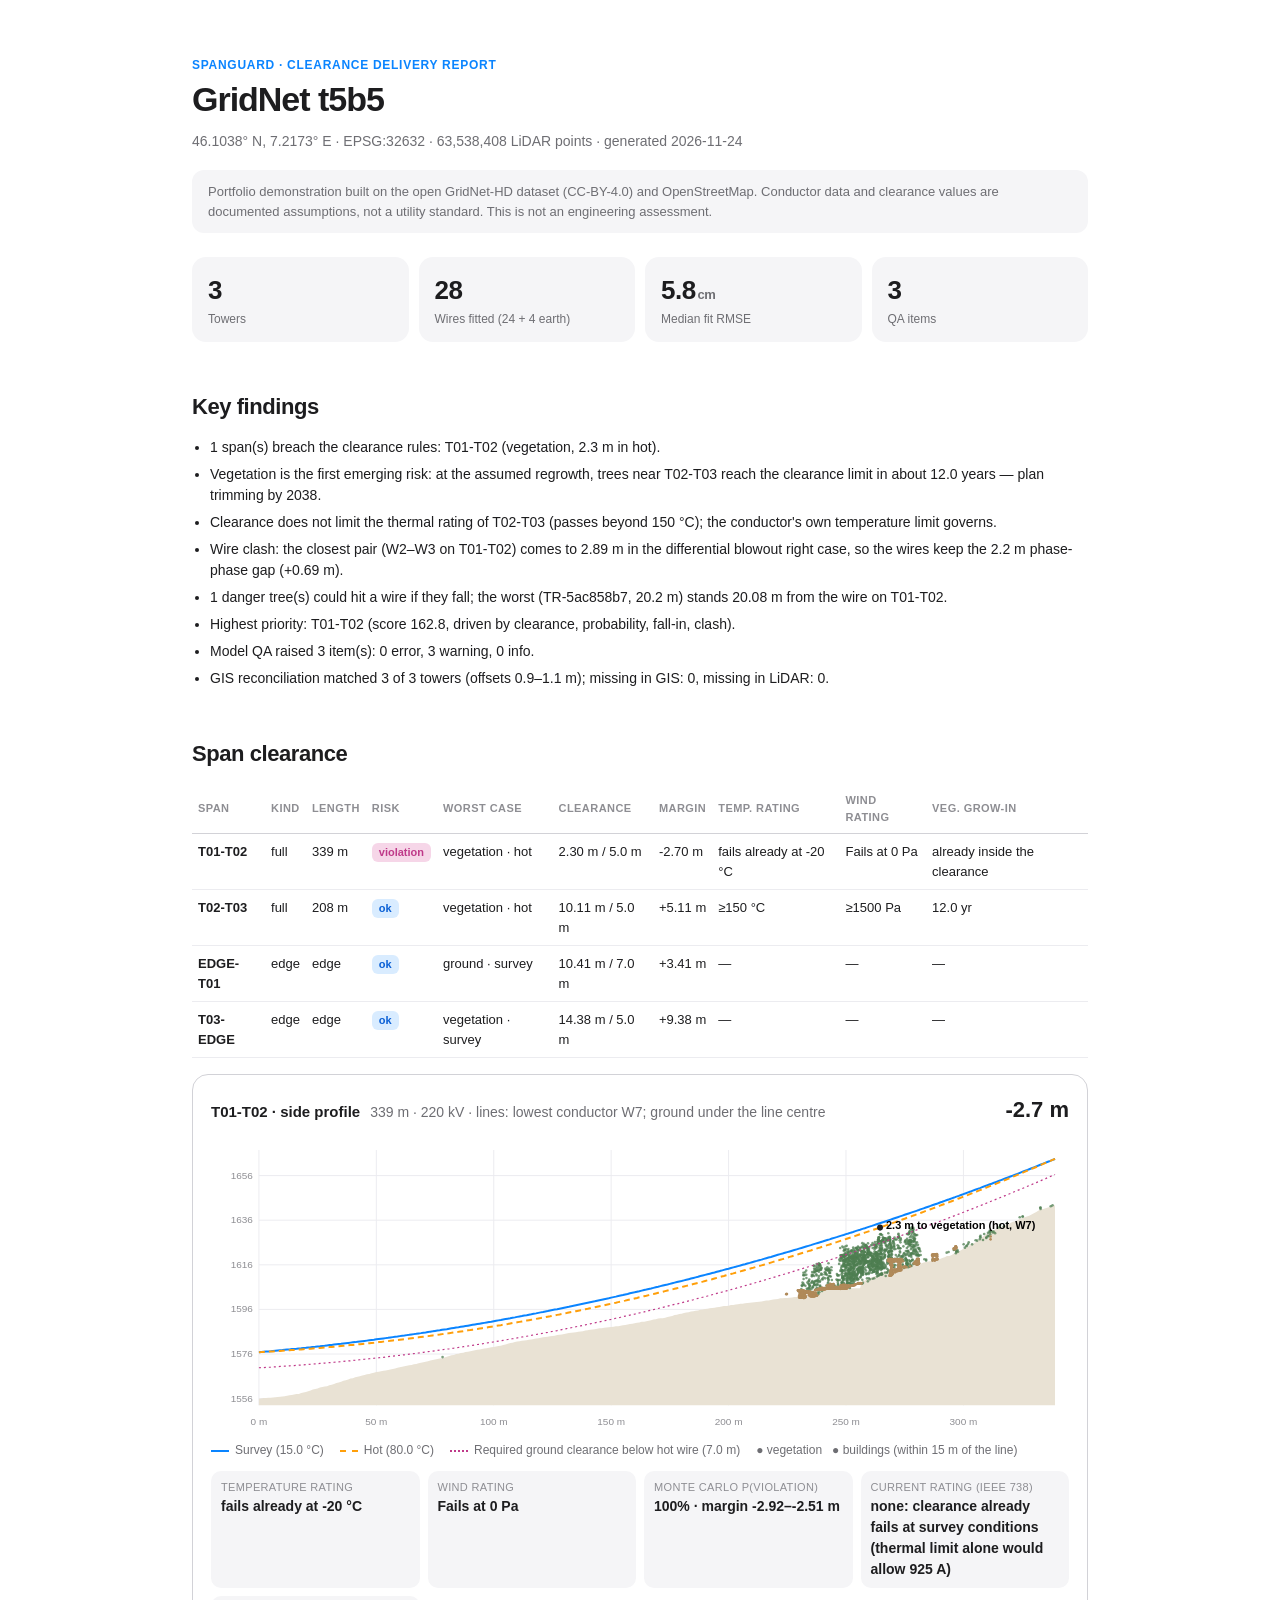
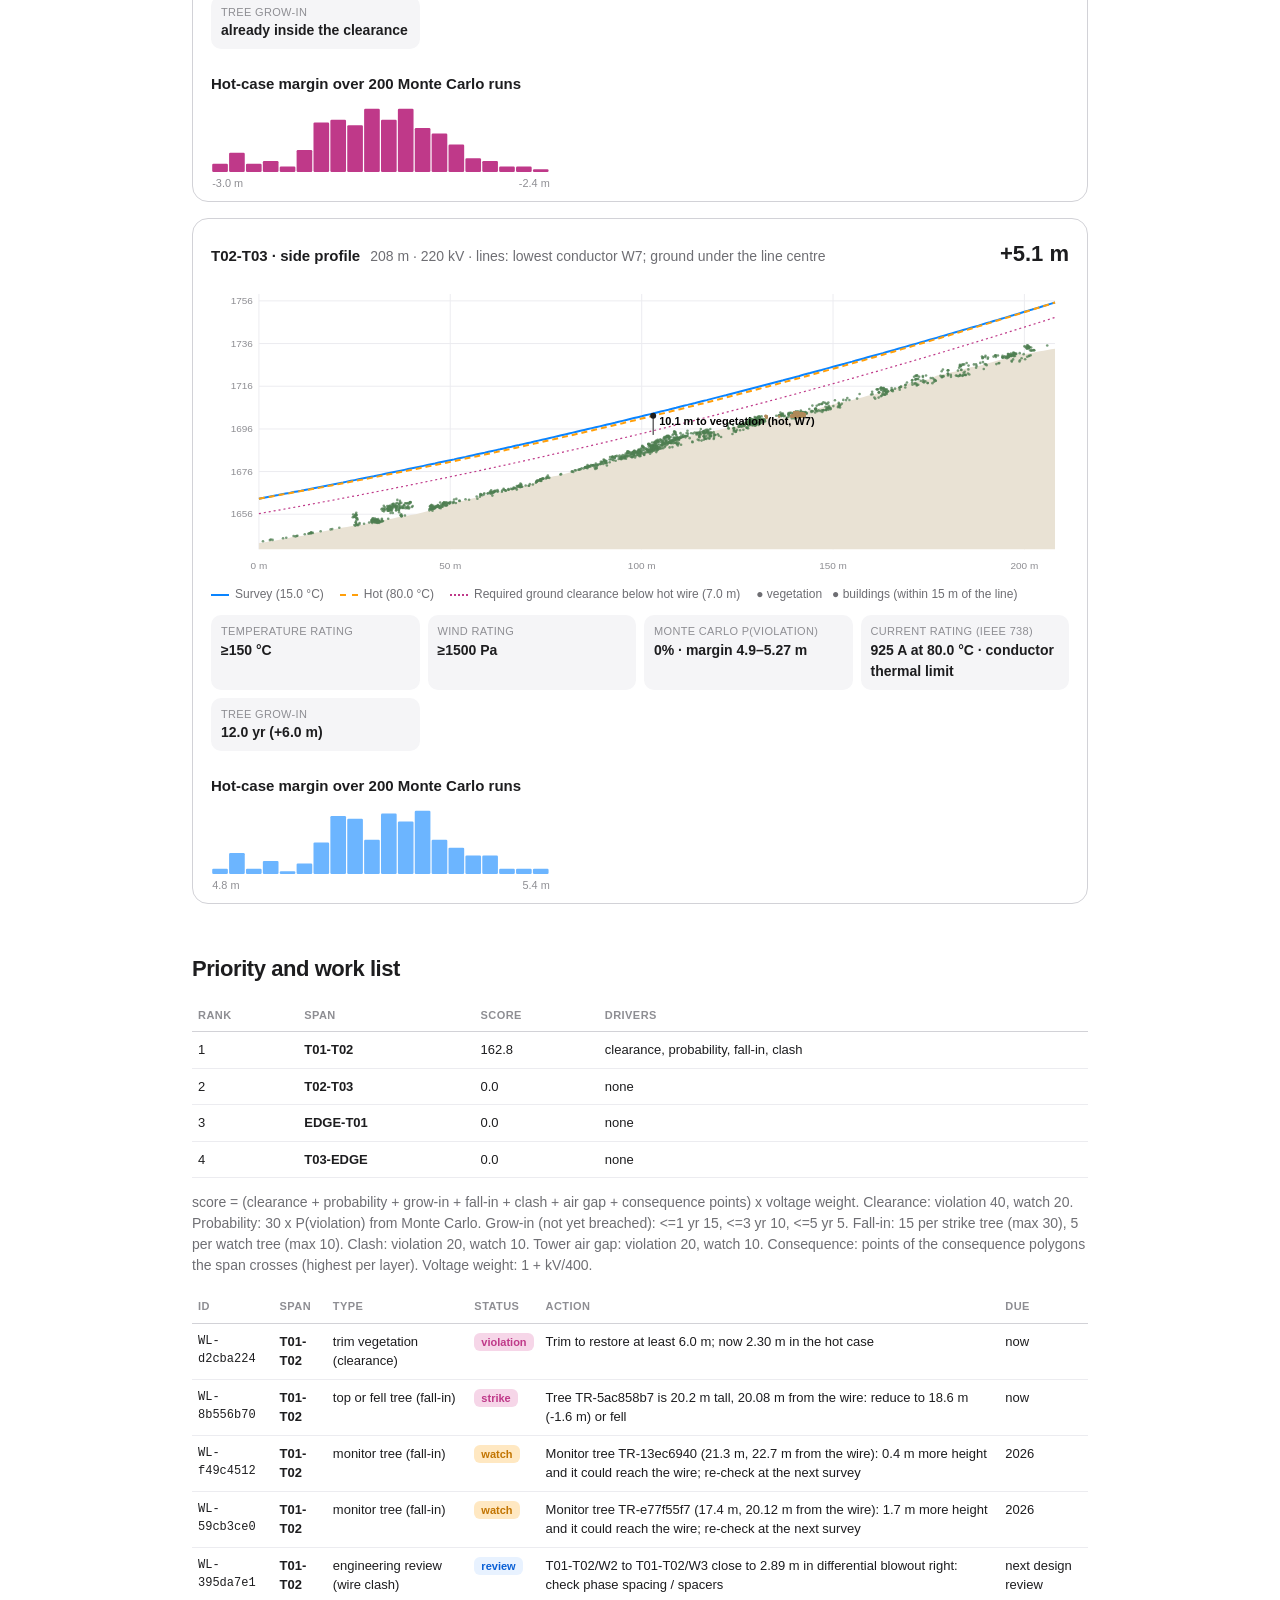
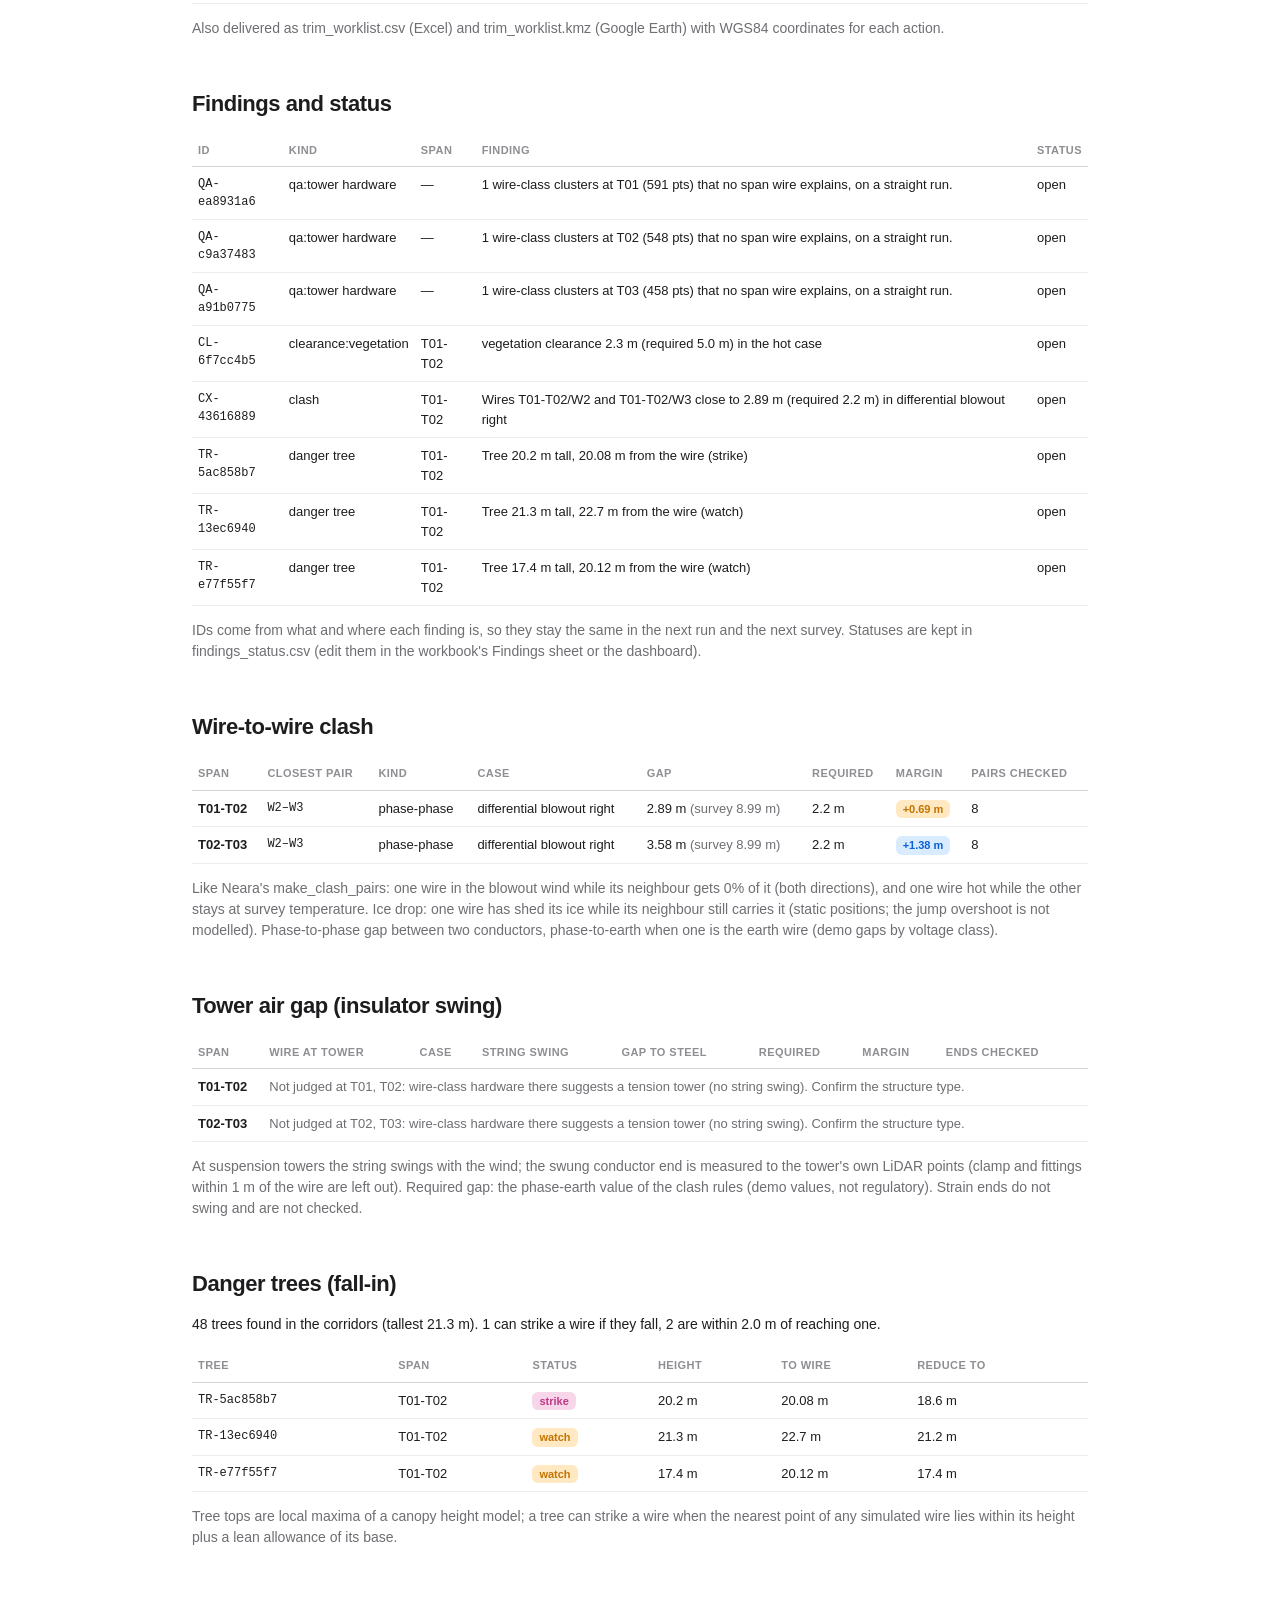
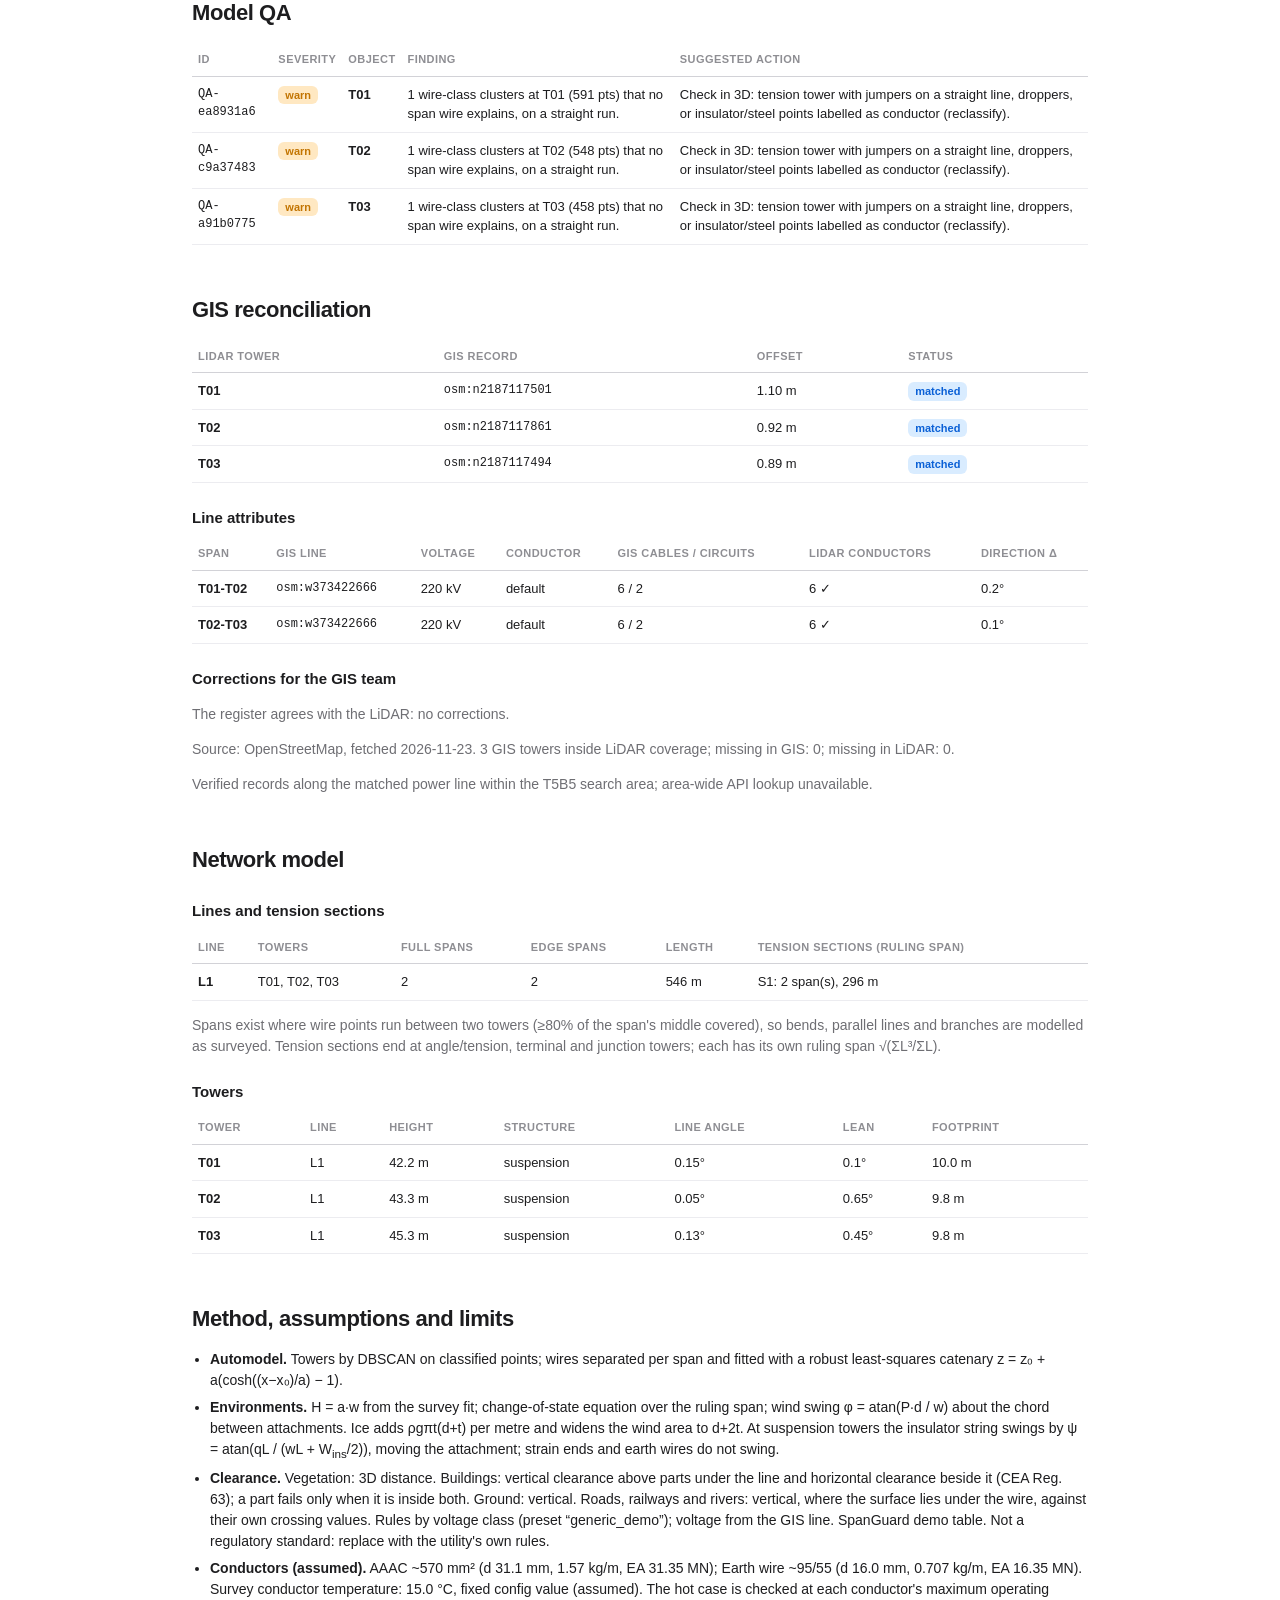
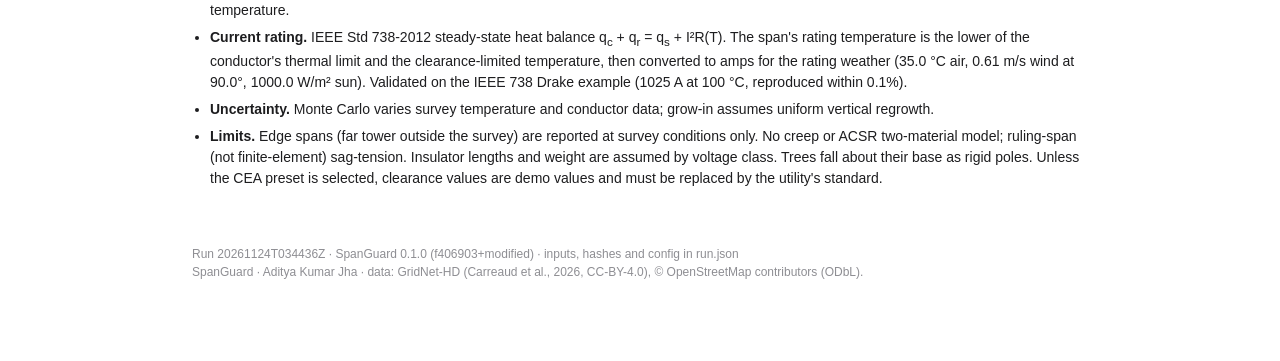
<file: data/gridnet_t5b5/report.html>
<!doctype html>
<html lang="en"><head><meta charset="utf-8"><meta name="viewport" content="width=device-width, initial-scale=1">
<title>GridNet t5b5 · SpanGuard report</title>
<style>
:root{--t:#1d1d1f;--t2:#6e6e73;--t3:#8e8e93;--f:#f5f5f7;--b:#d2d2d7;--a:#0a84ff;--warn:#c27400;--bad:#bf3989}
*{box-sizing:border-box}body{margin:0;font:14px/1.5 -apple-system,BlinkMacSystemFont,"SF Pro Text","Segoe UI",Inter,sans-serif;color:var(--t);background:#fff;-webkit-font-smoothing:antialiased}
main{max-width:960px;margin:0 auto;padding:56px 32px 80px}
h1{font-size:34px;letter-spacing:-.03em;margin:0 0 6px}h2{font-size:22px;letter-spacing:-.02em;margin:48px 0 14px}h3{font-size:15px;margin:24px 0 8px}
.sub{color:var(--t2)}.eyebrow{font-size:12px;font-weight:600;letter-spacing:.06em;text-transform:uppercase;color:var(--a)}
.disc{background:var(--f);border-radius:12px;padding:12px 16px;color:var(--t2);font-size:13px;margin-top:18px}
.kpis{display:grid;grid-template-columns:repeat(4,1fr);gap:10px;margin-top:24px}
.kpi{background:var(--f);border-radius:14px;padding:14px 16px}.kpi .v{font-size:26px;font-weight:600;letter-spacing:-.02em;font-variant-numeric:tabular-nums}
.kpi .u{font-size:13px;color:var(--t2);margin-left:2px}.kpi .k{font-size:12px;color:var(--t2)}
ul.find{padding-left:18px}ul.find li{margin:6px 0}
table{width:100%;border-collapse:collapse;font-size:13px;font-variant-numeric:tabular-nums}
th{text-align:left;font-size:11px;text-transform:uppercase;letter-spacing:.04em;color:var(--t3);font-weight:600;border-bottom:1px solid var(--b);padding:8px 6px}
td{border-bottom:1px solid #ececf0;padding:8px 6px;vertical-align:top}
.badge{display:inline-block;font-size:11px;font-weight:600;border-radius:6px;padding:1px 7px}
.ok{background:#d9ecff;color:#0a60d6}.watch,.warn{background:#ffe8c2;color:var(--warn)}.violation,.error{background:#f6d6e8;color:var(--bad)}.info{background:#e8f2ff;color:#0a60d6}
.card{border:1px solid var(--b);border-radius:16px;padding:18px 18px 12px;margin:16px 0}
.card .head{display:flex;align-items:baseline;gap:10px}.card .head .m{margin-left:auto;font-size:22px;font-weight:600;font-variant-numeric:tabular-nums}
.chart{width:100%;height:auto;display:block;margin-top:10px}
.chart .grid{stroke:#ececf0}.chart .ax{fill:var(--t3);font-size:10px}.chart .ground{fill:#e9e2d4}
.chart .veg{fill:#4f7f52;opacity:.75}.chart .bld{fill:#b08a5a}.chart .wire{fill:none;stroke:#0a84ff;stroke-width:2}
.chart .hot{fill:none;stroke:#ff9f0a;stroke-width:2;stroke-dasharray:6 4}.chart .limit{fill:none;stroke:#bf3989;stroke-width:1.2;stroke-dasharray:2 3}
.chart .lead{stroke:#1d1d1f;stroke-width:1}.chart .leadt{font-size:11px;font-weight:600}
.legend{display:flex;gap:16px;flex-wrap:wrap;font-size:12px;color:var(--t2);margin-top:6px}.legend i{display:inline-block;width:18px;height:0;border-top:2px solid;vertical-align:middle;margin-right:6px}
.facts{display:grid;grid-template-columns:repeat(4,1fr);gap:8px;margin-top:12px}.facts div{background:var(--f);border-radius:10px;padding:8px 10px}
.facts span{display:block;font-size:11px;color:var(--t3);text-transform:uppercase;letter-spacing:.03em}.facts b{font-variant-numeric:tabular-nums}
.chart .leadp{fill:#1d1d1f}.hist{width:340px;height:auto;display:block}.hist .pos{fill:#0a84ff;opacity:.6}.hist .neg{fill:#bf3989}.hist .ax{fill:var(--t3);font-size:9px}
.mono{font-family:ui-monospace,SFMono-Regular,Consolas,monospace;font-size:12px}
footer{margin-top:56px;color:var(--t3);font-size:12px}
@media print{main{padding:0}.card{break-inside:avoid}h2{break-after:avoid}}
</style></head><body><main>
<div class="eyebrow">SpanGuard · clearance delivery report</div>
<h1>GridNet t5b5</h1>
<div class="sub">46.1038° N, 7.2173° E · EPSG:32632 · 63,538,408 LiDAR points · generated 2026-11-24</div>
<div class="disc">Portfolio demonstration built on the open GridNet-HD dataset (CC-BY-4.0) and OpenStreetMap. Conductor data and clearance values are documented assumptions, not a utility standard. This is not an engineering assessment.</div>

<div class="kpis">
  <div class="kpi"><div class="v">3</div><div class="k">Towers</div></div>
  <div class="kpi"><div class="v">28</div><div class="k">Wires fitted (24 + 4 earth)</div></div>
  <div class="kpi"><div class="v">5.8<span class="u">cm</span></div><div class="k">Median fit RMSE</div></div>
  <div class="kpi"><div class="v">3</div><div class="k">QA items</div></div>
</div>

<h2>Key findings</h2>
<ul class="find"><li>1 span(s) breach the clearance rules: T01-T02 (vegetation, 2.3 m in hot).</li><li>Vegetation is the first emerging risk: at the assumed regrowth, trees near T02-T03 reach the clearance limit in about 12.0 years — plan trimming by 2038.</li><li>Clearance does not limit the thermal rating of T02-T03 (passes beyond 150 °C); the conductor&#39;s own temperature limit governs.</li><li>Wire clash: the closest pair (W2–W3 on T01-T02) comes to 2.89 m in the differential blowout right case, so the wires keep the 2.2 m phase-phase gap (+0.69 m).</li><li>1 danger tree(s) could hit a wire if they fall; the worst (TR-5ac858b7, 20.2 m) stands 20.08 m from the wire on T01-T02.</li><li>Highest priority: T01-T02 (score 162.8, driven by clearance, probability, fall-in, clash).</li><li>Model QA raised 3 item(s): 0 error, 3 warning, 0 info.</li><li>GIS reconciliation matched 3 of 3 towers (offsets 0.9–1.1 m); missing in GIS: 0, missing in LiDAR: 0.</li></ul>

<h2>Span clearance</h2>


<table><thead><tr><th>Span</th><th>Kind</th><th>Length</th><th>Risk</th><th>Worst case</th><th>Clearance</th><th>Margin</th><th>Temp. rating</th><th>Wind rating</th><th>Veg. grow-in</th></tr></thead><tbody>
<tr><td><b>T01-T02</b></td><td>full</td><td>339 m</td>
<td><span class="badge violation">violation</span></td>
<td>vegetation · hot</td><td>2.30 m / 5.0 m</td>
<td>-2.70 m</td>
<td>fails already at -20 °C</td>
<td>Fails at 0 Pa</td>
<td>already inside the clearance</td></tr><tr><td><b>T02-T03</b></td><td>full</td><td>208 m</td>
<td><span class="badge ok">ok</span></td>
<td>vegetation · hot</td><td>10.11 m / 5.0 m</td>
<td>+5.11 m</td>
<td>≥150 °C</td>
<td>≥1500 Pa</td>
<td>12.0 yr</td></tr><tr><td><b>EDGE-T01</b></td><td>edge</td><td>edge</td>
<td><span class="badge ok">ok</span></td>
<td>ground · survey</td><td>10.41 m / 7.0 m</td>
<td>+3.41 m</td>
<td>—</td>
<td>—</td>
<td>—</td></tr><tr><td><b>T03-EDGE</b></td><td>edge</td><td>edge</td>
<td><span class="badge ok">ok</span></td>
<td>vegetation · survey</td><td>14.38 m / 5.0 m</td>
<td>+9.38 m</td>
<td>—</td>
<td>—</td>
<td>—</td></tr>
</tbody></table>


<div class="card"><div class="head"><h3 style="margin:0">T01-T02 · side profile</h3><span class="sub">339 m · 220 kV · lines: lowest conductor W7; ground under the line centre</span>
<span class="m">-2.7 m</span></div>
<svg viewBox="0 0 860 300" role="img" aria-label="Span side profile" class="chart"><line x1="48.0" y1="14" x2="48.0" y2="270" class="grid"/><text x="48.0" y="290" class="ax" text-anchor="middle">0 m</text><line x1="165.7" y1="14" x2="165.7" y2="270" class="grid"/><text x="165.7" y="290" class="ax" text-anchor="middle">50 m</text><line x1="283.4" y1="14" x2="283.4" y2="270" class="grid"/><text x="283.4" y="290" class="ax" text-anchor="middle">100 m</text><line x1="401.1" y1="14" x2="401.1" y2="270" class="grid"/><text x="401.1" y="290" class="ax" text-anchor="middle">150 m</text><line x1="518.8" y1="14" x2="518.8" y2="270" class="grid"/><text x="518.8" y="290" class="ax" text-anchor="middle">200 m</text><line x1="636.5" y1="14" x2="636.5" y2="270" class="grid"/><text x="636.5" y="290" class="ax" text-anchor="middle">250 m</text><line x1="754.2" y1="14" x2="754.2" y2="270" class="grid"/><text x="754.2" y="290" class="ax" text-anchor="middle">300 m</text><line x1="48" y1="263.2" x2="846" y2="263.2" class="grid"/><text x="42" y="266.2" class="ax" text-anchor="end">1556</text><line x1="48" y1="218.5" x2="846" y2="218.5" class="grid"/><text x="42" y="221.5" class="ax" text-anchor="end">1576</text><line x1="48" y1="173.8" x2="846" y2="173.8" class="grid"/><text x="42" y="176.8" class="ax" text-anchor="end">1596</text><line x1="48" y1="129.1" x2="846" y2="129.1" class="grid"/><text x="42" y="132.1" class="ax" text-anchor="end">1616</text><line x1="48" y1="84.4" x2="846" y2="84.4" class="grid"/><text x="42" y="87.4" class="ax" text-anchor="end">1636</text><line x1="48" y1="39.7" x2="846" y2="39.7" class="grid"/><text x="42" y="42.7" class="ax" text-anchor="end">1656</text><polygon points="48.0,270 48.0,263.3 50.4,263.2 52.7,262.7 55.1,262.5 57.4,262.3 59.8,262.3 62.1,262.1 64.5,261.8 66.8,261.6 69.2,261.4 71.5,261.0 73.9,260.8 76.2,260.3 78.6,259.9 81.0,259.5 83.3,259.0 85.7,258.7 88.0,258.5 90.4,257.6 92.7,257.1 95.1,256.5 97.4,255.9 99.8,255.2 102.1,254.2 104.5,253.5 106.8,253.0 109.2,252.1 111.6,251.7 113.9,251.0 116.3,250.8 118.6,249.9 121.0,249.3 123.3,248.7 125.7,247.6 128.0,247.1 130.4,246.3 132.7,245.3 135.1,244.7 137.5,244.1 139.8,243.1 142.2,242.8 144.5,241.9 146.9,241.3 149.2,240.8 151.6,240.1 153.9,239.6 156.3,238.8 158.6,238.5 161.0,237.7 163.3,237.3 165.7,236.6 168.1,236.3 170.4,235.9 172.8,235.3 175.1,235.1 177.5,234.6 179.8,234.1 182.2,233.6 184.5,233.0 186.9,232.4 189.2,231.9 191.6,231.3 193.9,230.8 196.3,230.4 198.7,229.9 201.0,229.5 203.4,228.8 205.7,228.5 208.1,227.8 210.4,227.4 212.8,226.8 215.1,226.2 217.5,225.7 219.8,225.1 222.2,224.6 224.5,224.1 226.9,223.6 229.3,223.0 231.6,222.7 234.0,222.0 236.3,221.2 238.7,220.6 241.0,219.8 243.4,219.5 245.7,218.6 248.1,218.2 250.4,217.5 252.8,217.3 255.2,216.4 257.5,216.2 259.9,215.8 262.2,215.2 264.6,214.8 266.9,214.2 269.3,213.9 271.6,213.5 274.0,213.0 276.3,212.7 278.7,212.2 281.0,211.8 283.4,211.5 285.8,211.0 288.1,210.6 290.5,210.2 292.8,209.4 295.2,208.9 297.5,208.3 299.9,207.5 302.2,207.2 304.6,206.5 306.9,206.1 309.3,205.7 311.6,205.3 314.0,205.0 316.4,204.7 318.7,204.2 321.1,204.0 323.4,203.4 325.8,202.9 328.1,202.7 330.5,202.1 332.8,201.7 335.2,201.4 337.5,201.1 339.9,200.6 342.2,200.4 344.6,200.1 347.0,199.5 349.3,199.2 351.7,198.9 354.0,198.4 356.4,198.0 358.7,197.5 361.1,197.3 363.4,197.0 365.8,196.6 368.1,196.2 370.5,196.0 372.8,195.6 375.2,195.0 377.6,194.8 379.9,194.3 382.3,193.9 384.6,193.7 387.0,193.2 389.3,192.8 391.7,192.6 394.0,192.3 396.4,192.0 398.7,191.7 401.1,191.5 403.5,191.2 405.8,190.6 408.2,190.6 410.5,190.2 412.9,189.7 415.2,189.4 417.6,189.0 419.9,188.4 422.3,188.2 424.6,187.8 427.0,187.2 429.3,187.0 431.7,186.3 434.1,186.1 436.4,185.6 438.8,185.1 441.1,184.6 443.5,184.0 445.8,183.6 448.2,182.9 450.5,182.8 452.9,182.6 455.2,182.3 457.6,181.5 459.9,181.0 462.3,180.4 464.7,179.5 467.0,179.2 469.4,178.4 471.7,178.1 474.1,177.5 476.4,177.0 478.8,176.6 481.1,176.0 483.5,175.7 485.8,175.1 488.2,174.8 490.5,174.2 492.9,173.8 495.3,173.5 497.6,173.1 500.0,172.7 502.3,172.4 504.7,172.1 507.0,171.6 509.4,171.3 511.7,171.0 514.1,170.5 516.4,170.4 518.8,170.1 521.2,169.5 523.5,169.3 525.9,169.0 528.2,168.6 530.6,168.2 532.9,168.1 535.3,167.7 537.6,167.3 540.0,167.1 542.3,167.0 544.7,166.7 547.0,166.4 549.4,166.1 551.8,165.9 554.1,165.5 556.5,165.0 558.8,164.9 561.2,164.4 563.5,164.0 565.9,163.7 568.2,163.3 570.6,162.7 572.9,162.6 575.3,162.5 577.6,162.5 580.0,162.2 582.4,161.9 584.7,161.4 587.1,161.3 589.4,160.6 591.8,160.4 594.1,160.4 596.5,160.1 598.8,159.4 601.2,158.4 603.5,157.1 605.9,155.8 608.2,154.3 610.6,153.4 613.0,152.3 615.3,152.5 617.7,152.7 620.0,152.6 622.4,152.6 624.7,152.5 627.1,152.7 629.4,152.7 631.8,152.7 634.1,152.7 636.5,152.7 638.8,152.7 641.2,152.6 643.6,152.6 645.9,152.6 648.3,152.6 650.6,152.6 653.0,144.7 655.3,145.0 657.7,143.4 660.0,142.2 662.4,141.9 664.7,140.7 667.1,140.5 669.5,137.7 671.8,136.7 674.2,136.3 676.5,136.3 678.9,135.5 681.2,135.0 683.6,134.3 685.9,133.3 688.3,132.4 690.6,131.4 693.0,131.0 695.3,130.0 697.7,129.5 700.1,128.9 702.4,129.2 704.8,128.9 707.1,128.7 709.5,128.3 711.8,127.9 714.2,126.8 716.5,126.3 718.9,125.9 721.2,125.5 723.6,123.9 725.9,123.5 728.3,123.3 730.7,123.4 733.0,122.3 735.4,121.5 737.7,120.4 740.1,120.2 742.4,119.2 744.8,117.9 747.1,116.9 749.5,115.6 751.8,114.5 754.2,113.1 756.5,112.2 758.9,110.8 761.3,109.0 763.6,108.0 766.0,106.7 768.3,105.2 770.7,103.5 773.0,101.3 775.4,99.7 777.7,98.1 780.1,96.6 782.4,95.4 784.8,94.3 787.2,93.2 789.5,92.2 791.9,91.1 794.2,90.2 796.6,89.1 798.9,88.1 801.3,87.3 803.6,86.0 806.0,85.4 808.3,84.4 810.7,83.3 813.0,82.3 815.4,81.5 817.8,80.8 820.1,79.9 822.5,78.6 824.8,77.5 827.2,76.3 829.5,74.6 831.9,73.5 834.2,73.2 836.6,72.4 838.9,71.6 841.3,70.9 843.6,69.9 846.0,69.5 846.0,270" class="ground"/><circle cx="634.2" cy="121.5" r="1.3" class="veg"/><circle cx="644.0" cy="122.7" r="1.3" class="veg"/><circle cx="632.0" cy="148.8" r="1.3" class="veg"/><circle cx="668.3" cy="106.1" r="1.3" class="veg"/><circle cx="637.2" cy="147.9" r="1.3" class="veg"/><circle cx="671.6" cy="128.6" r="1.3" class="veg"/><circle cx="696.5" cy="108.1" r="1.3" class="veg"/><circle cx="654.6" cy="119.1" r="1.3" class="veg"/><circle cx="652.3" cy="115.6" r="1.3" class="veg"/><circle cx="654.7" cy="114.2" r="1.3" class="veg"/><circle cx="593.8" cy="148.0" r="1.3" class="veg"/><circle cx="700.7" cy="109.3" r="1.3" class="veg"/><circle cx="649.4" cy="114.1" r="1.3" class="veg"/><circle cx="643.3" cy="119.4" r="1.3" class="veg"/><circle cx="651.6" cy="132.3" r="1.3" class="veg"/><circle cx="701.8" cy="106.2" r="1.3" class="veg"/><circle cx="690.5" cy="115.6" r="1.3" class="veg"/><circle cx="670.2" cy="105.2" r="1.3" class="veg"/><circle cx="766.4" cy="104.5" r="1.3" class="veg"/><circle cx="680.8" cy="115.0" r="1.3" class="veg"/><circle cx="771.3" cy="100.0" r="1.3" class="veg"/><circle cx="668.0" cy="135.2" r="1.3" class="veg"/><circle cx="664.0" cy="135.7" r="1.3" class="veg"/><circle cx="641.9" cy="142.1" r="1.3" class="veg"/><circle cx="620.1" cy="137.3" r="1.3" class="veg"/><circle cx="697.5" cy="112.2" r="1.3" class="veg"/><circle cx="778.8" cy="97.1" r="1.3" class="veg"/><circle cx="658.4" cy="145.7" r="1.3" class="veg"/><circle cx="670.1" cy="109.8" r="1.3" class="veg"/><circle cx="702.0" cy="121.3" r="1.3" class="veg"/><circle cx="610.6" cy="150.0" r="1.3" class="veg"/><circle cx="704.8" cy="114.2" r="1.3" class="veg"/><circle cx="648.8" cy="132.9" r="1.3" class="veg"/><circle cx="647.0" cy="139.6" r="1.3" class="veg"/><circle cx="680.9" cy="127.9" r="1.3" class="veg"/><circle cx="634.2" cy="115.1" r="1.3" class="veg"/><circle cx="621.2" cy="140.9" r="1.3" class="veg"/><circle cx="617.9" cy="153.0" r="1.3" class="veg"/><circle cx="709.9" cy="113.4" r="1.3" class="veg"/><circle cx="647.8" cy="143.9" r="1.3" class="veg"/><circle cx="658.6" cy="113.1" r="1.3" class="veg"/><circle cx="609.1" cy="142.5" r="1.3" class="veg"/><circle cx="643.2" cy="145.7" r="1.3" class="veg"/><circle cx="641.6" cy="126.6" r="1.3" class="veg"/><circle cx="650.8" cy="120.0" r="1.3" class="veg"/><circle cx="649.0" cy="137.0" r="1.3" class="veg"/><circle cx="657.5" cy="142.7" r="1.3" class="veg"/><circle cx="645.7" cy="115.1" r="1.3" class="veg"/><circle cx="671.2" cy="124.4" r="1.3" class="veg"/><circle cx="672.8" cy="128.3" r="1.3" class="veg"/><circle cx="683.6" cy="105.2" r="1.3" class="veg"/><circle cx="676.6" cy="110.1" r="1.3" class="veg"/><circle cx="660.9" cy="133.9" r="1.3" class="veg"/><circle cx="667.5" cy="122.8" r="1.3" class="veg"/><circle cx="606.1" cy="153.8" r="1.3" class="veg"/><circle cx="636.6" cy="123.6" r="1.3" class="veg"/><circle cx="655.3" cy="116.2" r="1.3" class="veg"/><circle cx="651.9" cy="119.1" r="1.3" class="veg"/><circle cx="666.6" cy="133.2" r="1.3" class="veg"/><circle cx="643.7" cy="123.2" r="1.3" class="veg"/><circle cx="657.7" cy="114.8" r="1.3" class="veg"/><circle cx="664.1" cy="120.3" r="1.3" class="veg"/><circle cx="599.1" cy="148.1" r="1.3" class="veg"/><circle cx="667.8" cy="130.7" r="1.3" class="veg"/><circle cx="634.4" cy="130.5" r="1.3" class="veg"/><circle cx="695.8" cy="105.1" r="1.3" class="veg"/><circle cx="688.6" cy="125.5" r="1.3" class="veg"/><circle cx="657.6" cy="125.4" r="1.3" class="veg"/><circle cx="650.9" cy="126.0" r="1.3" class="veg"/><circle cx="680.4" cy="108.2" r="1.3" class="veg"/><circle cx="664.2" cy="135.6" r="1.3" class="veg"/><circle cx="680.7" cy="104.1" r="1.3" class="veg"/><circle cx="611.5" cy="151.9" r="1.3" class="veg"/><circle cx="777.3" cy="101.6" r="1.3" class="veg"/><circle cx="672.6" cy="138.3" r="1.3" class="veg"/><circle cx="646.5" cy="122.9" r="1.3" class="veg"/><circle cx="643.7" cy="127.6" r="1.3" class="veg"/><circle cx="645.0" cy="121.7" r="1.3" class="veg"/><circle cx="636.7" cy="138.3" r="1.3" class="veg"/><circle cx="699.2" cy="97.9" r="1.3" class="veg"/><circle cx="675.8" cy="102.5" r="1.3" class="veg"/><circle cx="605.7" cy="133.2" r="1.3" class="veg"/><circle cx="663.5" cy="125.7" r="1.3" class="veg"/><circle cx="668.1" cy="121.7" r="1.3" class="veg"/><circle cx="702.3" cy="97.9" r="1.3" class="veg"/><circle cx="642.5" cy="137.9" r="1.3" class="veg"/><circle cx="636.9" cy="131.9" r="1.3" class="veg"/><circle cx="640.7" cy="125.0" r="1.3" class="veg"/><circle cx="699.8" cy="124.7" r="1.3" class="veg"/><circle cx="682.2" cy="111.8" r="1.3" class="veg"/><circle cx="652.2" cy="111.0" r="1.3" class="veg"/><circle cx="700.7" cy="128.2" r="1.3" class="veg"/><circle cx="640.8" cy="133.4" r="1.3" class="veg"/><circle cx="660.2" cy="133.0" r="1.3" class="veg"/><circle cx="602.8" cy="151.8" r="1.3" class="veg"/><circle cx="688.9" cy="129.2" r="1.3" class="veg"/><circle cx="596.6" cy="134.9" r="1.3" class="veg"/><circle cx="644.9" cy="136.7" r="1.3" class="veg"/><circle cx="678.9" cy="97.5" r="1.3" class="veg"/><circle cx="664.1" cy="124.3" r="1.3" class="veg"/><circle cx="667.7" cy="108.3" r="1.3" class="veg"/><circle cx="639.8" cy="135.0" r="1.3" class="veg"/><circle cx="664.1" cy="134.2" r="1.3" class="veg"/><circle cx="648.8" cy="128.0" r="1.3" class="veg"/><circle cx="663.0" cy="131.1" r="1.3" class="veg"/><circle cx="618.3" cy="147.8" r="1.3" class="veg"/><circle cx="607.3" cy="135.2" r="1.3" class="veg"/><circle cx="681.7" cy="109.3" r="1.3" class="veg"/><circle cx="642.5" cy="121.5" r="1.3" class="veg"/><circle cx="640.1" cy="143.1" r="1.3" class="veg"/><circle cx="651.5" cy="118.6" r="1.3" class="veg"/><circle cx="630.8" cy="135.2" r="1.3" class="veg"/><circle cx="647.3" cy="121.8" r="1.3" class="veg"/><circle cx="704.6" cy="104.4" r="1.3" class="veg"/><circle cx="644.0" cy="138.4" r="1.3" class="veg"/><circle cx="644.6" cy="120.3" r="1.3" class="veg"/><circle cx="649.7" cy="124.7" r="1.3" class="veg"/><circle cx="652.6" cy="116.4" r="1.3" class="veg"/><circle cx="640.5" cy="147.8" r="1.3" class="veg"/><circle cx="646.8" cy="134.5" r="1.3" class="veg"/><circle cx="670.6" cy="98.6" r="1.3" class="veg"/><circle cx="602.3" cy="140.7" r="1.3" class="veg"/><circle cx="648.9" cy="127.6" r="1.3" class="veg"/><circle cx="644.5" cy="125.7" r="1.3" class="veg"/><circle cx="608.2" cy="156.8" r="1.3" class="veg"/><circle cx="707.8" cy="99.3" r="1.3" class="veg"/><circle cx="651.6" cy="137.4" r="1.3" class="veg"/><circle cx="646.5" cy="129.9" r="1.3" class="veg"/><circle cx="639.3" cy="124.4" r="1.3" class="veg"/><circle cx="654.4" cy="117.7" r="1.3" class="veg"/><circle cx="644.6" cy="129.8" r="1.3" class="veg"/><circle cx="648.7" cy="123.0" r="1.3" class="veg"/><circle cx="661.8" cy="127.5" r="1.3" class="veg"/><circle cx="644.9" cy="129.5" r="1.3" class="veg"/><circle cx="680.8" cy="104.0" r="1.3" class="veg"/><circle cx="658.1" cy="117.0" r="1.3" class="veg"/><circle cx="673.4" cy="123.6" r="1.3" class="veg"/><circle cx="659.1" cy="125.4" r="1.3" class="veg"/><circle cx="797.9" cy="87.4" r="1.3" class="veg"/><circle cx="645.3" cy="119.3" r="1.3" class="veg"/><circle cx="667.9" cy="127.9" r="1.3" class="veg"/><circle cx="616.6" cy="138.4" r="1.3" class="veg"/><circle cx="693.3" cy="124.1" r="1.3" class="veg"/><circle cx="654.3" cy="112.6" r="1.3" class="veg"/><circle cx="656.0" cy="109.4" r="1.3" class="veg"/><circle cx="604.1" cy="130.1" r="1.3" class="veg"/><circle cx="691.8" cy="120.7" r="1.3" class="veg"/><circle cx="703.3" cy="124.0" r="1.3" class="veg"/><circle cx="648.2" cy="116.1" r="1.3" class="veg"/><circle cx="700.6" cy="101.5" r="1.3" class="veg"/><circle cx="681.2" cy="115.3" r="1.3" class="veg"/><circle cx="648.7" cy="143.1" r="1.3" class="veg"/><circle cx="697.7" cy="103.0" r="1.3" class="veg"/><circle cx="653.3" cy="122.2" r="1.3" class="veg"/><circle cx="660.3" cy="143.7" r="1.3" class="veg"/><circle cx="641.3" cy="121.8" r="1.3" class="veg"/><circle cx="639.5" cy="150.9" r="1.3" class="veg"/><circle cx="672.1" cy="114.1" r="1.3" class="veg"/><circle cx="647.0" cy="125.5" r="1.3" class="veg"/><circle cx="641.6" cy="142.7" r="1.3" class="veg"/><circle cx="604.1" cy="147.5" r="1.3" class="veg"/><circle cx="668.9" cy="129.1" r="1.3" class="veg"/><circle cx="663.2" cy="143.1" r="1.3" class="veg"/><circle cx="636.5" cy="132.1" r="1.3" class="veg"/><circle cx="684.5" cy="107.5" r="1.3" class="veg"/><circle cx="691.5" cy="103.9" r="1.3" class="veg"/><circle cx="662.8" cy="125.1" r="1.3" class="veg"/><circle cx="639.2" cy="135.8" r="1.3" class="veg"/><circle cx="690.1" cy="129.9" r="1.3" class="veg"/><circle cx="653.0" cy="111.5" r="1.3" class="veg"/><circle cx="641.7" cy="121.6" r="1.3" class="veg"/><circle cx="654.2" cy="120.3" r="1.3" class="veg"/><circle cx="744.5" cy="114.3" r="1.3" class="veg"/><circle cx="635.8" cy="130.2" r="1.3" class="veg"/><circle cx="642.6" cy="121.0" r="1.3" class="veg"/><circle cx="675.9" cy="129.5" r="1.3" class="veg"/><circle cx="653.7" cy="109.5" r="1.3" class="veg"/><circle cx="672.4" cy="127.4" r="1.3" class="veg"/><circle cx="654.0" cy="123.7" r="1.3" class="veg"/><circle cx="702.0" cy="130.2" r="1.3" class="veg"/><circle cx="777.1" cy="102.2" r="1.3" class="veg"/><circle cx="639.6" cy="115.8" r="1.3" class="veg"/><circle cx="599.8" cy="149.7" r="1.3" class="veg"/><circle cx="631.5" cy="133.8" r="1.3" class="veg"/><circle cx="677.5" cy="136.6" r="1.3" class="veg"/><circle cx="624.1" cy="150.8" r="1.3" class="veg"/><circle cx="703.5" cy="96.2" r="1.3" class="veg"/><circle cx="688.9" cy="112.4" r="1.3" class="veg"/><circle cx="673.0" cy="104.3" r="1.3" class="veg"/><circle cx="634.7" cy="120.8" r="1.3" class="veg"/><circle cx="663.0" cy="126.2" r="1.3" class="veg"/><circle cx="652.9" cy="135.1" r="1.3" class="veg"/><circle cx="657.0" cy="126.9" r="1.3" class="veg"/><circle cx="666.2" cy="131.9" r="1.3" class="veg"/><circle cx="656.8" cy="111.5" r="1.3" class="veg"/><circle cx="672.1" cy="138.2" r="1.3" class="veg"/><circle cx="618.6" cy="146.6" r="1.3" class="veg"/><circle cx="633.3" cy="119.8" r="1.3" class="veg"/><circle cx="668.2" cy="122.9" r="1.3" class="veg"/><circle cx="647.7" cy="139.0" r="1.3" class="veg"/><circle cx="667.6" cy="124.8" r="1.3" class="veg"/><circle cx="633.1" cy="137.5" r="1.3" class="veg"/><circle cx="635.5" cy="114.6" r="1.3" class="veg"/><circle cx="682.4" cy="114.9" r="1.3" class="veg"/><circle cx="682.1" cy="110.4" r="1.3" class="veg"/><circle cx="672.8" cy="105.1" r="1.3" class="veg"/><circle cx="633.3" cy="144.9" r="1.3" class="veg"/><circle cx="596.7" cy="139.1" r="1.3" class="veg"/><circle cx="671.1" cy="128.6" r="1.3" class="veg"/><circle cx="683.9" cy="105.8" r="1.3" class="veg"/><circle cx="696.2" cy="122.6" r="1.3" class="veg"/><circle cx="659.2" cy="138.4" r="1.3" class="veg"/><circle cx="635.8" cy="133.4" r="1.3" class="veg"/><circle cx="701.0" cy="125.6" r="1.3" class="veg"/><circle cx="635.0" cy="113.8" r="1.3" class="veg"/><circle cx="654.3" cy="125.5" r="1.3" class="veg"/><circle cx="639.1" cy="138.1" r="1.3" class="veg"/><circle cx="644.4" cy="143.4" r="1.3" class="veg"/><circle cx="633.9" cy="111.8" r="1.3" class="veg"/><circle cx="652.9" cy="131.8" r="1.3" class="veg"/><circle cx="607.2" cy="148.7" r="1.3" class="veg"/><circle cx="650.3" cy="132.5" r="1.3" class="veg"/><circle cx="671.2" cy="117.1" r="1.3" class="veg"/><circle cx="644.6" cy="121.7" r="1.3" class="veg"/><circle cx="675.8" cy="115.4" r="1.3" class="veg"/><circle cx="638.1" cy="123.2" r="1.3" class="veg"/><circle cx="702.9" cy="111.0" r="1.3" class="veg"/><circle cx="677.9" cy="128.0" r="1.3" class="veg"/><circle cx="657.2" cy="138.4" r="1.3" class="veg"/><circle cx="689.6" cy="100.5" r="1.3" class="veg"/><circle cx="232.1" cy="221.6" r="1.3" class="veg"/><circle cx="678.0" cy="109.9" r="1.3" class="veg"/><circle cx="639.9" cy="142.3" r="1.3" class="veg"/><circle cx="647.3" cy="123.8" r="1.3" class="veg"/><circle cx="675.3" cy="131.6" r="1.3" class="veg"/><circle cx="704.0" cy="128.2" r="1.3" class="veg"/><circle cx="659.8" cy="125.7" r="1.3" class="veg"/><circle cx="647.5" cy="113.8" r="1.3" class="veg"/><circle cx="605.3" cy="136.5" r="1.3" class="veg"/><circle cx="641.7" cy="125.1" r="1.3" class="veg"/><circle cx="667.9" cy="137.1" r="1.3" class="veg"/><circle cx="612.7" cy="143.2" r="1.3" class="veg"/><circle cx="675.3" cy="121.7" r="1.3" class="veg"/><circle cx="667.0" cy="128.8" r="1.3" class="veg"/><circle cx="640.2" cy="147.7" r="1.3" class="veg"/><circle cx="648.5" cy="121.9" r="1.3" class="veg"/><circle cx="664.9" cy="122.3" r="1.3" class="veg"/><circle cx="628.4" cy="149.6" r="1.3" class="veg"/><circle cx="601.7" cy="153.5" r="1.3" class="veg"/><circle cx="649.7" cy="126.1" r="1.3" class="veg"/><circle cx="650.8" cy="112.3" r="1.3" class="veg"/><circle cx="642.4" cy="121.5" r="1.3" class="veg"/><circle cx="671.6" cy="138.5" r="1.3" class="veg"/><circle cx="648.8" cy="134.7" r="1.3" class="veg"/><circle cx="646.8" cy="121.5" r="1.3" class="veg"/><circle cx="652.9" cy="137.3" r="1.3" class="veg"/><circle cx="671.4" cy="122.8" r="1.3" class="veg"/><circle cx="680.9" cy="106.3" r="1.3" class="veg"/><circle cx="611.4" cy="139.1" r="1.3" class="veg"/><circle cx="650.3" cy="125.3" r="1.3" class="veg"/><circle cx="673.9" cy="118.1" r="1.3" class="veg"/><circle cx="659.3" cy="131.9" r="1.3" class="veg"/><circle cx="665.9" cy="117.6" r="1.3" class="veg"/><circle cx="632.0" cy="146.9" r="1.3" class="veg"/><circle cx="638.5" cy="116.7" r="1.3" class="veg"/><circle cx="668.3" cy="117.8" r="1.3" class="veg"/><circle cx="599.7" cy="143.9" r="1.3" class="veg"/><circle cx="655.1" cy="116.4" r="1.3" class="veg"/><circle cx="705.3" cy="105.5" r="1.3" class="veg"/><circle cx="671.5" cy="98.8" r="1.3" class="veg"/><circle cx="642.0" cy="132.4" r="1.3" class="veg"/><circle cx="690.7" cy="116.7" r="1.3" class="veg"/><circle cx="611.7" cy="137.9" r="1.3" class="veg"/><circle cx="682.5" cy="115.5" r="1.3" class="veg"/><circle cx="656.1" cy="124.4" r="1.3" class="veg"/><circle cx="631.7" cy="132.0" r="1.3" class="veg"/><circle cx="697.5" cy="117.7" r="1.3" class="veg"/><circle cx="681.6" cy="111.2" r="1.3" class="veg"/><circle cx="637.2" cy="142.1" r="1.3" class="veg"/><circle cx="608.9" cy="145.6" r="1.3" class="veg"/><circle cx="648.7" cy="126.9" r="1.3" class="veg"/><circle cx="703.4" cy="112.6" r="1.3" class="veg"/><circle cx="690.6" cy="112.6" r="1.3" class="veg"/><circle cx="652.5" cy="119.9" r="1.3" class="veg"/><circle cx="675.4" cy="113.9" r="1.3" class="veg"/><circle cx="659.7" cy="131.6" r="1.3" class="veg"/><circle cx="604.9" cy="145.9" r="1.3" class="veg"/><circle cx="662.5" cy="124.3" r="1.3" class="veg"/><circle cx="606.5" cy="149.7" r="1.3" class="veg"/><circle cx="665.8" cy="109.1" r="1.3" class="veg"/><circle cx="607.1" cy="128.3" r="1.3" class="veg"/><circle cx="631.6" cy="122.6" r="1.3" class="veg"/><circle cx="685.3" cy="134.0" r="1.3" class="veg"/><circle cx="631.8" cy="149.2" r="1.3" class="veg"/><circle cx="681.5" cy="122.2" r="1.3" class="veg"/><circle cx="632.1" cy="130.2" r="1.3" class="veg"/><circle cx="640.3" cy="138.4" r="1.3" class="veg"/><circle cx="660.1" cy="137.4" r="1.3" class="veg"/><circle cx="666.4" cy="124.8" r="1.3" class="veg"/><circle cx="711.3" cy="119.3" r="1.3" class="veg"/><circle cx="609.6" cy="132.3" r="1.3" class="veg"/><circle cx="670.2" cy="133.3" r="1.3" class="veg"/><circle cx="612.5" cy="155.3" r="1.3" class="veg"/><circle cx="612.0" cy="132.3" r="1.3" class="veg"/><circle cx="631.8" cy="150.0" r="1.3" class="veg"/><circle cx="635.8" cy="120.1" r="1.3" class="veg"/><circle cx="698.9" cy="110.8" r="1.3" class="veg"/><circle cx="758.9" cy="108.2" r="1.3" class="veg"/><circle cx="641.4" cy="145.0" r="1.3" class="veg"/><circle cx="645.8" cy="125.8" r="1.3" class="veg"/><circle cx="701.1" cy="104.3" r="1.3" class="veg"/><circle cx="650.5" cy="134.5" r="1.3" class="veg"/><circle cx="680.0" cy="112.4" r="1.3" class="veg"/><circle cx="689.9" cy="123.3" r="1.3" class="veg"/><circle cx="637.6" cy="144.9" r="1.3" class="veg"/><circle cx="659.8" cy="130.6" r="1.3" class="veg"/><circle cx="648.8" cy="134.2" r="1.3" class="veg"/><circle cx="621.9" cy="131.6" r="1.3" class="veg"/><circle cx="780.4" cy="95.9" r="1.3" class="veg"/><circle cx="669.0" cy="126.6" r="1.3" class="veg"/><circle cx="662.4" cy="137.1" r="1.3" class="veg"/><circle cx="696.9" cy="123.5" r="1.3" class="veg"/><circle cx="678.2" cy="126.1" r="1.3" class="veg"/><circle cx="660.8" cy="134.2" r="1.3" class="veg"/><circle cx="651.2" cy="136.5" r="1.3" class="veg"/><circle cx="710.8" cy="115.4" r="1.3" class="veg"/><circle cx="646.6" cy="112.3" r="1.3" class="veg"/><circle cx="635.3" cy="120.3" r="1.3" class="veg"/><circle cx="647.6" cy="118.8" r="1.3" class="veg"/><circle cx="682.6" cy="118.6" r="1.3" class="veg"/><circle cx="784.4" cy="95.8" r="1.3" class="veg"/><circle cx="668.6" cy="115.8" r="1.3" class="veg"/><circle cx="636.8" cy="124.0" r="1.3" class="veg"/><circle cx="609.0" cy="134.2" r="1.3" class="veg"/><circle cx="785.9" cy="97.4" r="1.3" class="veg"/><circle cx="661.9" cy="129.1" r="1.3" class="veg"/><circle cx="643.2" cy="138.3" r="1.3" class="veg"/><circle cx="697.2" cy="126.2" r="1.3" class="veg"/><circle cx="648.5" cy="137.1" r="1.3" class="veg"/><circle cx="674.9" cy="114.6" r="1.3" class="veg"/><circle cx="666.9" cy="130.7" r="1.3" class="veg"/><circle cx="661.3" cy="132.9" r="1.3" class="veg"/><circle cx="648.5" cy="132.9" r="1.3" class="veg"/><circle cx="669.0" cy="103.7" r="1.3" class="veg"/><circle cx="645.2" cy="139.5" r="1.3" class="veg"/><circle cx="644.2" cy="134.1" r="1.3" class="veg"/><circle cx="643.6" cy="132.6" r="1.3" class="veg"/><circle cx="695.4" cy="124.9" r="1.3" class="veg"/><circle cx="624.0" cy="150.9" r="1.3" class="veg"/><circle cx="679.6" cy="119.0" r="1.3" class="veg"/><circle cx="670.8" cy="118.2" r="1.3" class="veg"/><circle cx="668.2" cy="126.6" r="1.3" class="veg"/><circle cx="666.2" cy="124.4" r="1.3" class="veg"/><circle cx="632.1" cy="122.9" r="1.3" class="veg"/><circle cx="662.6" cy="127.7" r="1.3" class="veg"/><circle cx="666.6" cy="110.5" r="1.3" class="veg"/><circle cx="631.7" cy="120.9" r="1.3" class="veg"/><circle cx="673.8" cy="104.9" r="1.3" class="veg"/><circle cx="702.5" cy="124.9" r="1.3" class="veg"/><circle cx="693.9" cy="124.0" r="1.3" class="veg"/><circle cx="640.4" cy="152.3" r="1.3" class="veg"/><circle cx="646.5" cy="116.5" r="1.3" class="veg"/><circle cx="670.8" cy="129.7" r="1.3" class="veg"/><circle cx="655.2" cy="116.4" r="1.3" class="veg"/><circle cx="655.4" cy="133.5" r="1.3" class="veg"/><circle cx="644.4" cy="133.1" r="1.3" class="veg"/><circle cx="668.2" cy="122.6" r="1.3" class="veg"/><circle cx="684.0" cy="106.2" r="1.3" class="veg"/><circle cx="703.3" cy="117.7" r="1.3" class="veg"/><circle cx="701.2" cy="106.2" r="1.3" class="veg"/><circle cx="663.1" cy="107.4" r="1.3" class="veg"/><circle cx="642.5" cy="139.2" r="1.3" class="veg"/><circle cx="671.4" cy="116.7" r="1.3" class="veg"/><circle cx="652.3" cy="126.9" r="1.3" class="veg"/><circle cx="671.4" cy="98.3" r="1.3" class="veg"/><circle cx="644.0" cy="120.8" r="1.3" class="veg"/><circle cx="698.5" cy="127.2" r="1.3" class="veg"/><circle cx="679.9" cy="119.6" r="1.3" class="veg"/><circle cx="637.8" cy="134.7" r="1.3" class="veg"/><circle cx="618.0" cy="133.5" r="1.3" class="veg"/><circle cx="652.7" cy="148.0" r="1.3" class="veg"/><circle cx="687.2" cy="103.8" r="1.3" class="veg"/><circle cx="696.5" cy="106.3" r="1.3" class="veg"/><circle cx="645.3" cy="131.7" r="1.3" class="veg"/><circle cx="604.8" cy="136.1" r="1.3" class="veg"/><circle cx="669.1" cy="124.8" r="1.3" class="veg"/><circle cx="645.3" cy="140.3" r="1.3" class="veg"/><circle cx="634.6" cy="128.4" r="1.3" class="veg"/><circle cx="641.6" cy="122.9" r="1.3" class="veg"/><circle cx="644.4" cy="136.6" r="1.3" class="veg"/><circle cx="653.0" cy="123.6" r="1.3" class="veg"/><circle cx="633.1" cy="125.3" r="1.3" class="veg"/><circle cx="606.5" cy="130.6" r="1.3" class="veg"/><circle cx="670.4" cy="138.6" r="1.3" class="veg"/><circle cx="641.7" cy="122.5" r="1.3" class="veg"/><circle cx="684.8" cy="110.8" r="1.3" class="veg"/><circle cx="653.5" cy="129.5" r="1.3" class="veg"/><circle cx="619.8" cy="137.0" r="1.3" class="veg"/><circle cx="698.6" cy="118.9" r="1.3" class="veg"/><circle cx="703.5" cy="105.9" r="1.3" class="veg"/><circle cx="704.9" cy="105.5" r="1.3" class="veg"/><circle cx="663.2" cy="121.8" r="1.3" class="veg"/><circle cx="660.9" cy="119.4" r="1.3" class="veg"/><circle cx="737.4" cy="116.9" r="1.3" class="veg"/><circle cx="668.7" cy="103.8" r="1.3" class="veg"/><circle cx="672.1" cy="106.9" r="1.3" class="veg"/><circle cx="646.0" cy="123.6" r="1.3" class="veg"/><circle cx="672.4" cy="133.0" r="1.3" class="veg"/><circle cx="673.8" cy="102.8" r="1.3" class="veg"/><circle cx="677.2" cy="132.8" r="1.3" class="veg"/><circle cx="651.0" cy="141.9" r="1.3" class="veg"/><circle cx="613.1" cy="143.9" r="1.3" class="veg"/><circle cx="665.8" cy="123.5" r="1.3" class="veg"/><circle cx="642.1" cy="128.1" r="1.3" class="veg"/><circle cx="637.3" cy="140.2" r="1.3" class="veg"/><circle cx="655.4" cy="120.3" r="1.3" class="veg"/><circle cx="658.8" cy="118.4" r="1.3" class="veg"/><circle cx="696.4" cy="104.5" r="1.3" class="veg"/><circle cx="704.0" cy="100.3" r="1.3" class="veg"/><circle cx="689.0" cy="98.7" r="1.3" class="veg"/><circle cx="674.0" cy="127.0" r="1.3" class="veg"/><circle cx="723.1" cy="124.0" r="1.3" class="veg"/><circle cx="632.8" cy="141.8" r="1.3" class="veg"/><circle cx="639.3" cy="116.5" r="1.3" class="veg"/><circle cx="654.9" cy="121.2" r="1.3" class="veg"/><circle cx="635.2" cy="123.8" r="1.3" class="veg"/><circle cx="672.6" cy="138.7" r="1.3" class="veg"/><circle cx="647.3" cy="143.3" r="1.3" class="veg"/><circle cx="608.9" cy="158.3" r="1.3" class="veg"/><circle cx="699.0" cy="116.3" r="1.3" class="veg"/><circle cx="682.0" cy="112.5" r="1.3" class="veg"/><circle cx="708.4" cy="112.0" r="1.3" class="veg"/><circle cx="637.2" cy="116.4" r="1.3" class="veg"/><circle cx="647.0" cy="121.0" r="1.3" class="veg"/><circle cx="669.9" cy="132.3" r="1.3" class="veg"/><circle cx="647.5" cy="112.1" r="1.3" class="veg"/><circle cx="648.0" cy="114.0" r="1.3" class="veg"/><circle cx="602.3" cy="139.0" r="1.3" class="veg"/><circle cx="682.5" cy="127.5" r="1.3" class="veg"/><circle cx="702.0" cy="119.2" r="1.3" class="veg"/><circle cx="664.7" cy="127.8" r="1.3" class="veg"/><circle cx="679.5" cy="126.8" r="1.3" class="veg"/><circle cx="669.8" cy="101.6" r="1.3" class="veg"/><circle cx="645.6" cy="117.5" r="1.3" class="veg"/><circle cx="668.5" cy="124.6" r="1.3" class="veg"/><circle cx="754.4" cy="108.5" r="1.3" class="veg"/><circle cx="647.8" cy="113.6" r="1.3" class="veg"/><circle cx="643.6" cy="140.1" r="1.3" class="veg"/><circle cx="705.2" cy="103.4" r="1.3" class="veg"/><circle cx="672.7" cy="99.2" r="1.3" class="veg"/><circle cx="647.5" cy="128.4" r="1.3" class="veg"/><circle cx="684.7" cy="110.1" r="1.3" class="veg"/><circle cx="668.5" cy="120.1" r="1.3" class="veg"/><circle cx="667.0" cy="138.3" r="1.3" class="veg"/><circle cx="664.7" cy="125.0" r="1.3" class="veg"/><circle cx="635.0" cy="134.4" r="1.3" class="veg"/><circle cx="706.6" cy="118.2" r="1.3" class="veg"/><circle cx="650.8" cy="141.4" r="1.3" class="veg"/><circle cx="668.1" cy="133.0" r="1.3" class="veg"/><circle cx="652.6" cy="122.5" r="1.3" class="veg"/><circle cx="644.8" cy="114.9" r="1.3" class="veg"/><circle cx="707.6" cy="106.6" r="1.3" class="veg"/><circle cx="656.5" cy="125.4" r="1.3" class="veg"/><circle cx="661.8" cy="117.1" r="1.3" class="veg"/><circle cx="640.0" cy="137.4" r="1.3" class="veg"/><circle cx="647.2" cy="125.9" r="1.3" class="veg"/><circle cx="639.2" cy="135.2" r="1.3" class="veg"/><circle cx="672.5" cy="131.4" r="1.3" class="veg"/><circle cx="697.3" cy="128.1" r="1.3" class="veg"/><circle cx="647.0" cy="138.7" r="1.3" class="veg"/><circle cx="678.4" cy="103.9" r="1.3" class="veg"/><circle cx="670.8" cy="126.2" r="1.3" class="veg"/><circle cx="690.3" cy="104.6" r="1.3" class="veg"/><circle cx="755.7" cy="111.9" r="1.3" class="veg"/><circle cx="679.6" cy="102.8" r="1.3" class="veg"/><circle cx="654.9" cy="120.8" r="1.3" class="veg"/><circle cx="661.7" cy="118.1" r="1.3" class="veg"/><circle cx="644.4" cy="143.3" r="1.3" class="veg"/><circle cx="652.8" cy="121.9" r="1.3" class="veg"/><circle cx="685.1" cy="101.8" r="1.3" class="veg"/><circle cx="592.9" cy="147.0" r="1.3" class="veg"/><circle cx="639.7" cy="121.5" r="1.3" class="veg"/><circle cx="629.8" cy="123.8" r="1.3" class="veg"/><circle cx="704.6" cy="102.7" r="1.3" class="veg"/><circle cx="632.7" cy="147.7" r="1.3" class="veg"/><circle cx="643.1" cy="139.3" r="1.3" class="veg"/><circle cx="669.7" cy="127.0" r="1.3" class="veg"/><circle cx="679.4" cy="120.7" r="1.3" class="veg"/><circle cx="632.4" cy="146.3" r="1.3" class="veg"/><circle cx="661.1" cy="126.4" r="1.3" class="veg"/><circle cx="652.8" cy="125.8" r="1.3" class="veg"/><circle cx="644.4" cy="124.8" r="1.3" class="veg"/><circle cx="654.2" cy="119.7" r="1.3" class="veg"/><circle cx="648.3" cy="118.8" r="1.3" class="veg"/><circle cx="644.0" cy="115.7" r="1.3" class="veg"/><circle cx="813.5" cy="80.7" r="1.3" class="veg"/><circle cx="653.9" cy="121.2" r="1.3" class="veg"/><circle cx="676.0" cy="114.0" r="1.3" class="veg"/><circle cx="667.7" cy="125.7" r="1.3" class="veg"/><circle cx="632.7" cy="134.5" r="1.3" class="veg"/><circle cx="622.3" cy="144.3" r="1.3" class="veg"/><circle cx="604.6" cy="140.4" r="1.3" class="veg"/><circle cx="695.5" cy="119.9" r="1.3" class="veg"/><circle cx="635.6" cy="135.5" r="1.3" class="veg"/><circle cx="618.5" cy="142.4" r="1.3" class="veg"/><circle cx="653.2" cy="118.0" r="1.3" class="veg"/><circle cx="669.3" cy="125.3" r="1.3" class="veg"/><circle cx="661.1" cy="123.8" r="1.3" class="veg"/><circle cx="748.8" cy="116.0" r="1.3" class="veg"/><circle cx="706.4" cy="115.9" r="1.3" class="veg"/><circle cx="703.6" cy="94.0" r="1.3" class="veg"/><circle cx="594.0" cy="139.4" r="1.3" class="veg"/><circle cx="651.8" cy="133.0" r="1.3" class="veg"/><circle cx="657.2" cy="111.7" r="1.3" class="veg"/><circle cx="660.4" cy="119.3" r="1.3" class="veg"/><circle cx="680.4" cy="108.2" r="1.3" class="veg"/><circle cx="651.7" cy="140.2" r="1.3" class="veg"/><circle cx="656.7" cy="138.5" r="1.3" class="veg"/><circle cx="697.0" cy="129.8" r="1.3" class="veg"/><circle cx="656.8" cy="125.0" r="1.3" class="veg"/><circle cx="675.7" cy="119.4" r="1.3" class="veg"/><circle cx="609.9" cy="129.5" r="1.3" class="veg"/><circle cx="672.3" cy="138.5" r="1.3" class="veg"/><circle cx="704.2" cy="115.4" r="1.3" class="veg"/><circle cx="673.6" cy="103.7" r="1.3" class="veg"/><circle cx="635.4" cy="122.5" r="1.3" class="veg"/><circle cx="603.1" cy="156.8" r="1.3" class="veg"/><circle cx="643.3" cy="117.3" r="1.3" class="veg"/><circle cx="595.0" cy="139.6" r="1.3" class="veg"/><circle cx="639.5" cy="133.2" r="1.3" class="veg"/><circle cx="645.2" cy="121.8" r="1.3" class="veg"/><circle cx="635.6" cy="143.4" r="1.3" class="veg"/><circle cx="629.5" cy="139.7" r="1.3" class="veg"/><circle cx="595.4" cy="136.7" r="1.3" class="veg"/><circle cx="680.0" cy="122.6" r="1.3" class="veg"/><circle cx="666.1" cy="133.6" r="1.3" class="veg"/><circle cx="602.6" cy="136.4" r="1.3" class="veg"/><circle cx="650.9" cy="121.8" r="1.3" class="veg"/><circle cx="599.4" cy="145.1" r="1.3" class="veg"/><circle cx="644.9" cy="126.6" r="1.3" class="veg"/><circle cx="642.8" cy="124.1" r="1.3" class="veg"/><circle cx="704.9" cy="101.9" r="1.3" class="veg"/><circle cx="762.9" cy="108.6" r="1.3" class="veg"/><circle cx="592.6" cy="150.4" r="1.3" class="veg"/><circle cx="600.4" cy="149.8" r="1.3" class="veg"/><circle cx="677.8" cy="137.1" r="1.3" class="veg"/><circle cx="627.0" cy="143.8" r="1.3" class="veg"/><circle cx="698.2" cy="107.9" r="1.3" class="veg"/><circle cx="635.1" cy="128.7" r="1.3" class="veg"/><circle cx="649.1" cy="114.8" r="1.3" class="veg"/><circle cx="673.4" cy="132.5" r="1.3" class="veg"/><circle cx="640.9" cy="134.0" r="1.3" class="veg"/><circle cx="603.4" cy="139.3" r="1.3" class="veg"/><circle cx="636.4" cy="113.3" r="1.3" class="veg"/><circle cx="658.5" cy="107.6" r="1.3" class="veg"/><circle cx="651.4" cy="125.3" r="1.3" class="veg"/><circle cx="666.9" cy="135.8" r="1.3" class="veg"/><circle cx="681.8" cy="127.5" r="1.3" class="veg"/><circle cx="662.3" cy="128.3" r="1.3" class="veg"/><circle cx="643.5" cy="134.8" r="1.3" class="veg"/><circle cx="678.9" cy="116.9" r="1.3" class="veg"/><circle cx="691.3" cy="102.5" r="1.3" class="veg"/><circle cx="663.8" cy="118.0" r="1.3" class="veg"/><circle cx="693.3" cy="129.0" r="1.3" class="veg"/><circle cx="672.9" cy="126.2" r="1.3" class="veg"/><circle cx="641.7" cy="131.1" r="1.3" class="veg"/><circle cx="698.9" cy="131.6" r="1.3" class="veg"/><circle cx="678.7" cy="120.8" r="1.3" class="veg"/><circle cx="699.7" cy="120.3" r="1.3" class="veg"/><circle cx="691.0" cy="122.6" r="1.3" class="veg"/><circle cx="692.5" cy="124.4" r="1.3" class="veg"/><circle cx="658.7" cy="131.1" r="1.3" class="veg"/><circle cx="679.6" cy="118.8" r="1.3" class="veg"/><circle cx="620.6" cy="137.3" r="1.3" class="veg"/><circle cx="704.5" cy="97.9" r="1.3" class="veg"/><circle cx="680.4" cy="104.9" r="1.3" class="veg"/><circle cx="658.5" cy="112.3" r="1.3" class="veg"/><circle cx="672.5" cy="130.8" r="1.3" class="veg"/><circle cx="604.4" cy="130.1" r="1.3" class="veg"/><circle cx="635.1" cy="126.5" r="1.3" class="veg"/><circle cx="701.7" cy="100.0" r="1.3" class="veg"/><circle cx="637.2" cy="145.2" r="1.3" class="veg"/><circle cx="648.1" cy="117.4" r="1.3" class="veg"/><circle cx="658.0" cy="112.9" r="1.3" class="veg"/><circle cx="667.6" cy="119.2" r="1.3" class="veg"/><circle cx="650.7" cy="128.5" r="1.3" class="veg"/><circle cx="644.4" cy="146.3" r="1.3" class="veg"/><circle cx="642.2" cy="122.9" r="1.3" class="veg"/><circle cx="780.7" cy="96.4" r="1.3" class="veg"/><circle cx="608.1" cy="146.9" r="1.3" class="veg"/><circle cx="831.2" cy="71.9" r="1.3" class="veg"/><circle cx="640.1" cy="121.1" r="1.3" class="veg"/><circle cx="680.9" cy="123.1" r="1.3" class="veg"/><circle cx="666.9" cy="112.2" r="1.3" class="veg"/><circle cx="637.8" cy="128.9" r="1.3" class="veg"/><circle cx="638.5" cy="142.7" r="1.3" class="veg"/><circle cx="602.7" cy="145.5" r="1.3" class="veg"/><circle cx="778.6" cy="100.0" r="1.3" class="veg"/><circle cx="673.7" cy="129.9" r="1.3" class="veg"/><circle cx="632.0" cy="138.5" r="1.3" class="veg"/><circle cx="615.2" cy="136.6" r="1.3" class="veg"/><circle cx="653.4" cy="136.7" r="1.3" class="veg"/><circle cx="641.0" cy="143.0" r="1.3" class="veg"/><circle cx="638.7" cy="139.9" r="1.3" class="veg"/><circle cx="661.5" cy="109.6" r="1.3" class="veg"/><circle cx="636.1" cy="119.4" r="1.3" class="veg"/><circle cx="676.4" cy="108.9" r="1.3" class="veg"/><circle cx="667.9" cy="120.6" r="1.3" class="veg"/><circle cx="607.1" cy="132.6" r="1.3" class="veg"/><circle cx="716.8" cy="124.9" r="1.3" class="veg"/><circle cx="645.4" cy="117.1" r="1.3" class="veg"/><circle cx="668.4" cy="130.7" r="1.3" class="veg"/><circle cx="648.7" cy="122.2" r="1.3" class="veg"/><circle cx="604.9" cy="134.6" r="1.3" class="veg"/><circle cx="599.7" cy="154.5" r="1.3" class="veg"/><circle cx="652.8" cy="144.1" r="1.3" class="veg"/><circle cx="692.5" cy="120.7" r="1.3" class="veg"/><circle cx="693.9" cy="118.9" r="1.3" class="veg"/><circle cx="640.9" cy="128.5" r="1.3" class="veg"/><circle cx="632.6" cy="149.3" r="1.3" class="veg"/><circle cx="675.6" cy="136.9" r="1.3" class="veg"/><circle cx="630.2" cy="125.0" r="1.3" class="veg"/><circle cx="691.1" cy="106.6" r="1.3" class="veg"/><circle cx="674.7" cy="132.4" r="1.3" class="veg"/><circle cx="642.5" cy="121.5" r="1.3" class="veg"/><circle cx="698.6" cy="128.4" r="1.3" class="veg"/><circle cx="669.1" cy="132.1" r="1.3" class="veg"/><circle cx="647.4" cy="142.2" r="1.3" class="veg"/><circle cx="697.5" cy="124.3" r="1.3" class="veg"/><circle cx="609.7" cy="130.2" r="1.3" class="veg"/><circle cx="653.5" cy="121.6" r="1.3" class="veg"/><circle cx="698.9" cy="115.4" r="1.3" class="veg"/><circle cx="595.8" cy="150.2" r="1.3" class="veg"/><circle cx="635.6" cy="129.0" r="1.3" class="veg"/><circle cx="633.5" cy="142.1" r="1.3" class="veg"/><circle cx="640.2" cy="144.1" r="1.3" class="veg"/><circle cx="668.5" cy="126.6" r="1.3" class="veg"/><circle cx="701.4" cy="93.0" r="1.3" class="veg"/><circle cx="670.0" cy="112.0" r="1.3" class="veg"/><circle cx="703.0" cy="124.0" r="1.3" class="veg"/><circle cx="611.4" cy="131.9" r="1.3" class="veg"/><circle cx="649.8" cy="130.8" r="1.3" class="veg"/><circle cx="649.7" cy="124.3" r="1.3" class="veg"/><circle cx="654.2" cy="131.9" r="1.3" class="veg"/><circle cx="666.9" cy="123.5" r="1.3" class="veg"/><circle cx="638.4" cy="122.6" r="1.3" class="veg"/><circle cx="670.2" cy="120.2" r="1.3" class="veg"/><circle cx="671.9" cy="121.3" r="1.3" class="veg"/><circle cx="708.6" cy="109.1" r="1.3" class="veg"/><circle cx="636.0" cy="124.3" r="1.3" class="veg"/><circle cx="632.4" cy="136.1" r="1.3" class="veg"/><circle cx="655.3" cy="126.2" r="1.3" class="veg"/><circle cx="671.4" cy="121.6" r="1.3" class="veg"/><circle cx="642.1" cy="120.8" r="1.3" class="veg"/><circle cx="694.0" cy="110.6" r="1.3" class="veg"/><circle cx="673.3" cy="104.3" r="1.3" class="veg"/><circle cx="683.3" cy="123.8" r="1.3" class="veg"/><circle cx="641.7" cy="131.2" r="1.3" class="veg"/><circle cx="650.6" cy="119.3" r="1.3" class="veg"/><circle cx="696.5" cy="115.3" r="1.3" class="veg"/><circle cx="649.2" cy="135.2" r="1.3" class="veg"/><circle cx="666.4" cy="126.4" r="1.3" class="veg"/><circle cx="658.9" cy="117.0" r="1.3" class="veg"/><circle cx="642.9" cy="119.5" r="1.3" class="veg"/><circle cx="641.7" cy="134.3" r="1.3" class="veg"/><circle cx="676.3" cy="130.8" r="1.3" class="veg"/><circle cx="657.5" cy="110.5" r="1.3" class="veg"/><circle cx="653.5" cy="138.6" r="1.3" class="veg"/><circle cx="644.0" cy="144.1" r="1.3" class="veg"/><circle cx="654.7" cy="128.3" r="1.3" class="veg"/><circle cx="701.6" cy="106.3" r="1.3" class="veg"/><circle cx="705.7" cy="103.0" r="1.3" class="veg"/><circle cx="677.1" cy="104.7" r="1.3" class="veg"/><circle cx="704.2" cy="110.4" r="1.3" class="veg"/><circle cx="656.5" cy="134.9" r="1.3" class="veg"/><circle cx="639.3" cy="127.6" r="1.3" class="veg"/><circle cx="643.0" cy="126.0" r="1.3" class="veg"/><circle cx="629.6" cy="128.2" r="1.3" class="veg"/><circle cx="665.5" cy="111.6" r="1.3" class="veg"/><circle cx="637.7" cy="148.3" r="1.3" class="veg"/><circle cx="697.1" cy="127.6" r="1.3" class="veg"/><circle cx="680.6" cy="101.7" r="1.3" class="veg"/><circle cx="671.6" cy="126.1" r="1.3" class="veg"/><circle cx="701.4" cy="106.0" r="1.3" class="veg"/><circle cx="709.6" cy="127.0" r="1.3" class="veg"/><circle cx="680.9" cy="124.4" r="1.3" class="veg"/><circle cx="667.0" cy="130.6" r="1.3" class="veg"/><circle cx="640.7" cy="138.4" r="1.3" class="veg"/><circle cx="596.8" cy="142.4" r="1.3" class="veg"/><circle cx="658.4" cy="126.6" r="1.3" class="veg"/><circle cx="597.2" cy="153.2" r="1.3" class="veg"/><circle cx="670.1" cy="105.7" r="1.3" class="veg"/><circle cx="637.3" cy="125.8" r="1.3" class="veg"/><circle cx="700.5" cy="117.5" r="1.3" class="veg"/><circle cx="703.0" cy="108.7" r="1.3" class="veg"/><circle cx="697.7" cy="125.3" r="1.3" class="veg"/><circle cx="678.2" cy="104.0" r="1.3" class="veg"/><circle cx="679.1" cy="110.6" r="1.3" class="veg"/><circle cx="660.6" cy="116.9" r="1.3" class="veg"/><circle cx="694.5" cy="132.3" r="1.3" class="veg"/><circle cx="642.5" cy="136.8" r="1.3" class="veg"/><circle cx="670.1" cy="126.6" r="1.3" class="veg"/><circle cx="658.0" cy="125.9" r="1.3" class="veg"/><circle cx="637.0" cy="139.9" r="1.3" class="veg"/><circle cx="702.4" cy="91.5" r="1.3" class="veg"/><circle cx="668.0" cy="129.7" r="1.3" class="veg"/><circle cx="648.0" cy="138.5" r="1.3" class="veg"/><circle cx="634.0" cy="121.3" r="1.3" class="veg"/><circle cx="630.9" cy="122.2" r="1.3" class="veg"/><circle cx="686.4" cy="119.4" r="1.3" class="veg"/><circle cx="633.7" cy="129.4" r="1.3" class="veg"/><circle cx="698.5" cy="115.0" r="1.3" class="veg"/><circle cx="678.9" cy="115.8" r="1.3" class="veg"/><circle cx="669.0" cy="127.4" r="1.3" class="veg"/><circle cx="650.7" cy="120.1" r="1.3" class="veg"/><circle cx="648.5" cy="147.5" r="1.3" class="veg"/><circle cx="667.6" cy="140.8" r="1.3" class="veg"/><circle cx="660.3" cy="128.0" r="1.3" class="veg"/><circle cx="689.6" cy="102.0" r="1.3" class="veg"/><circle cx="665.1" cy="111.8" r="1.3" class="veg"/><circle cx="695.3" cy="118.1" r="1.3" class="veg"/><circle cx="604.9" cy="148.9" r="1.3" class="veg"/><circle cx="641.0" cy="142.0" r="1.3" class="veg"/><circle cx="656.4" cy="109.3" r="1.3" class="veg"/><circle cx="666.0" cy="108.7" r="1.3" class="veg"/><circle cx="597.7" cy="146.8" r="1.3" class="veg"/><circle cx="645.5" cy="129.6" r="1.3" class="veg"/><circle cx="672.8" cy="130.9" r="1.3" class="veg"/><circle cx="655.8" cy="127.0" r="1.3" class="veg"/><circle cx="646.2" cy="141.7" r="1.3" class="veg"/><circle cx="670.1" cy="123.9" r="1.3" class="veg"/><circle cx="607.1" cy="139.9" r="1.3" class="veg"/><circle cx="644.7" cy="148.4" r="1.3" class="veg"/><circle cx="644.2" cy="123.5" r="1.3" class="veg"/><circle cx="632.8" cy="110.8" r="1.3" class="veg"/><circle cx="650.1" cy="124.5" r="1.3" class="veg"/><circle cx="684.4" cy="126.6" r="1.3" class="veg"/><circle cx="641.7" cy="141.7" r="1.3" class="veg"/><circle cx="831.5" cy="71.7" r="1.3" class="veg"/><circle cx="664.5" cy="128.8" r="1.3" class="veg"/><circle cx="632.2" cy="122.4" r="1.3" class="veg"/><circle cx="639.4" cy="125.2" r="1.3" class="veg"/><circle cx="647.0" cy="121.3" r="1.3" class="veg"/><circle cx="638.8" cy="132.2" r="1.3" class="veg"/><circle cx="645.3" cy="138.7" r="1.3" class="veg"/><circle cx="668.9" cy="127.4" r="1.3" class="veg"/><circle cx="685.4" cy="123.8" r="1.3" class="veg"/><circle cx="641.6" cy="137.6" r="1.3" class="veg"/><circle cx="671.6" cy="105.3" r="1.3" class="veg"/><circle cx="674.5" cy="122.2" r="1.3" class="veg"/><circle cx="655.2" cy="112.6" r="1.3" class="veg"/><circle cx="706.6" cy="109.4" r="1.3" class="veg"/><circle cx="598.1" cy="153.0" r="1.3" class="veg"/><circle cx="648.2" cy="120.1" r="1.3" class="veg"/><circle cx="780.6" cy="94.9" r="1.3" class="veg"/><circle cx="684.7" cy="108.8" r="1.3" class="veg"/><circle cx="658.8" cy="117.5" r="1.3" class="veg"/><circle cx="641.8" cy="131.6" r="1.3" class="veg"/><circle cx="702.4" cy="104.8" r="1.3" class="veg"/><circle cx="700.5" cy="108.6" r="1.3" class="veg"/><circle cx="632.8" cy="135.0" r="1.3" class="veg"/><circle cx="641.6" cy="122.6" r="1.3" class="veg"/><circle cx="652.8" cy="132.9" r="1.3" class="veg"/><circle cx="700.1" cy="109.1" r="1.3" class="veg"/><circle cx="667.9" cy="122.1" r="1.3" class="veg"/><circle cx="627.4" cy="138.3" r="1.3" class="veg"/><circle cx="671.1" cy="110.2" r="1.3" class="veg"/><circle cx="670.8" cy="127.6" r="1.3" class="veg"/><circle cx="649.2" cy="133.4" r="1.3" class="veg"/><circle cx="789.8" cy="91.7" r="1.3" class="veg"/><circle cx="648.5" cy="110.7" r="1.3" class="veg"/><circle cx="652.6" cy="134.2" r="1.3" class="veg"/><circle cx="638.6" cy="147.4" r="1.3" class="veg"/><circle cx="704.6" cy="109.3" r="1.3" class="veg"/><circle cx="681.7" cy="122.2" r="1.3" class="veg"/><circle cx="601.4" cy="147.2" r="1.3" class="veg"/><circle cx="689.6" cy="120.1" r="1.3" class="veg"/><circle cx="661.7" cy="130.3" r="1.3" class="veg"/><circle cx="594.4" cy="149.3" r="1.3" class="veg"/><circle cx="716.8" cy="123.9" r="1.3" class="veg"/><circle cx="604.6" cy="149.4" r="1.3" class="veg"/><circle cx="688.0" cy="121.1" r="1.3" class="veg"/><circle cx="639.9" cy="134.9" r="1.3" class="veg"/><circle cx="655.2" cy="120.0" r="1.3" class="veg"/><circle cx="635.7" cy="126.2" r="1.3" class="veg"/><circle cx="672.2" cy="137.4" r="1.3" class="veg"/><circle cx="620.2" cy="135.1" r="1.3" class="veg"/><circle cx="646.9" cy="122.2" r="1.3" class="veg"/><circle cx="673.2" cy="130.3" r="1.3" class="veg"/><circle cx="669.1" cy="124.0" r="1.3" class="veg"/><circle cx="671.8" cy="138.7" r="1.3" class="veg"/><circle cx="649.6" cy="120.5" r="1.3" class="veg"/><circle cx="652.7" cy="124.0" r="1.3" class="veg"/><circle cx="648.0" cy="121.4" r="1.3" class="veg"/><circle cx="634.9" cy="140.6" r="1.3" class="veg"/><circle cx="664.4" cy="118.2" r="1.3" class="veg"/><circle cx="669.1" cy="133.9" r="1.3" class="veg"/><circle cx="635.2" cy="131.0" r="1.3" class="veg"/><circle cx="702.1" cy="117.6" r="1.3" class="veg"/><circle cx="675.4" cy="106.6" r="1.3" class="veg"/><circle cx="841.7" cy="70.4" r="1.3" class="veg"/><circle cx="770.9" cy="101.0" r="1.3" class="veg"/><circle cx="660.5" cy="119.6" r="1.3" class="veg"/><circle cx="666.1" cy="120.4" r="1.3" class="veg"/><circle cx="628.3" cy="147.0" r="1.3" class="veg"/><circle cx="639.2" cy="137.1" r="1.3" class="veg"/><circle cx="651.0" cy="134.5" r="1.3" class="veg"/><circle cx="670.2" cy="139.2" r="1.3" class="veg"/><circle cx="634.0" cy="142.5" r="1.3" class="veg"/><circle cx="645.3" cy="122.6" r="1.3" class="veg"/><circle cx="628.7" cy="148.7" r="1.3" class="veg"/><circle cx="653.3" cy="131.1" r="1.3" class="veg"/><circle cx="655.1" cy="126.7" r="1.3" class="veg"/><circle cx="680.4" cy="104.7" r="1.3" class="veg"/><circle cx="635.9" cy="137.7" r="1.3" class="veg"/><circle cx="671.4" cy="108.9" r="1.3" class="veg"/><circle cx="637.7" cy="144.7" r="1.3" class="veg"/><circle cx="633.6" cy="124.3" r="1.3" class="veg"/><circle cx="699.8" cy="104.8" r="1.3" class="veg"/><circle cx="678.9" cy="135.3" r="1.3" class="veg"/><circle cx="640.7" cy="140.0" r="1.3" class="veg"/><circle cx="654.4" cy="111.1" r="1.3" class="veg"/><circle cx="670.9" cy="113.6" r="1.3" class="veg"/><circle cx="656.9" cy="111.6" r="1.3" class="veg"/><circle cx="666.5" cy="127.0" r="1.3" class="veg"/><circle cx="747.2" cy="115.0" r="1.3" class="veg"/><circle cx="660.5" cy="118.2" r="1.3" class="veg"/><circle cx="666.0" cy="119.1" r="1.3" class="veg"/><circle cx="635.1" cy="114.2" r="1.3" class="veg"/><circle cx="700.3" cy="105.7" r="1.3" class="veg"/><circle cx="701.6" cy="130.1" r="1.3" class="veg"/><circle cx="746.6" cy="117.6" r="1.3" class="veg"/><circle cx="617.3" cy="134.3" r="1.3" class="veg"/><circle cx="633.3" cy="135.0" r="1.3" class="veg"/><circle cx="701.5" cy="118.6" r="1.3" class="veg"/><circle cx="642.1" cy="141.5" r="1.3" class="veg"/><circle cx="630.9" cy="119.5" r="1.3" class="veg"/><circle cx="640.3" cy="120.3" r="1.3" class="veg"/><circle cx="644.3" cy="126.2" r="1.3" class="veg"/><circle cx="642.2" cy="114.5" r="1.3" class="veg"/><circle cx="665.9" cy="118.6" r="1.3" class="veg"/><circle cx="662.6" cy="122.7" r="1.3" class="veg"/><circle cx="687.4" cy="123.5" r="1.3" class="veg"/><circle cx="657.7" cy="126.5" r="1.3" class="veg"/><circle cx="650.2" cy="127.1" r="1.3" class="veg"/><circle cx="639.2" cy="147.0" r="1.3" class="veg"/><circle cx="670.5" cy="128.0" r="1.3" class="veg"/><circle cx="689.7" cy="119.2" r="1.3" class="veg"/><circle cx="615.5" cy="138.6" r="1.3" class="veg"/><circle cx="682.1" cy="122.3" r="1.3" class="veg"/><circle cx="676.3" cy="140.3" r="1.3" class="veg"/><circle cx="655.8" cy="126.6" r="1.3" class="veg"/><circle cx="671.3" cy="125.5" r="1.3" class="veg"/><circle cx="603.4" cy="150.7" r="1.3" class="veg"/><circle cx="661.2" cy="119.8" r="1.3" class="veg"/><circle cx="781.5" cy="94.9" r="1.3" class="veg"/><circle cx="639.7" cy="134.7" r="1.3" class="veg"/><circle cx="701.0" cy="125.9" r="1.3" class="veg"/><circle cx="682.1" cy="112.1" r="1.3" class="veg"/><circle cx="645.5" cy="136.2" r="1.3" class="veg"/><circle cx="759.5" cy="106.6" r="1.3" class="veg"/><circle cx="635.8" cy="110.7" r="1.3" class="veg"/><circle cx="631.3" cy="124.9" r="1.3" class="veg"/><circle cx="667.2" cy="117.5" r="1.3" class="veg"/><circle cx="602.8" cy="156.3" r="1.3" class="veg"/><circle cx="672.6" cy="112.8" r="1.3" class="veg"/><circle cx="663.7" cy="128.2" r="1.3" class="veg"/><circle cx="665.8" cy="129.7" r="1.3" class="veg"/><circle cx="659.4" cy="142.6" r="1.3" class="veg"/><circle cx="695.4" cy="106.3" r="1.3" class="veg"/><circle cx="668.3" cy="139.9" r="1.3" class="veg"/><circle cx="790.9" cy="89.3" r="1.3" class="veg"/><circle cx="611.0" cy="130.0" r="1.3" class="veg"/><circle cx="637.8" cy="119.2" r="1.3" class="veg"/><circle cx="652.8" cy="107.4" r="1.3" class="veg"/><circle cx="640.9" cy="130.0" r="1.3" class="veg"/><circle cx="681.5" cy="110.4" r="1.3" class="veg"/><circle cx="739.3" cy="116.3" r="1.3" class="veg"/><circle cx="669.9" cy="118.4" r="1.3" class="veg"/><circle cx="641.1" cy="133.7" r="1.3" class="veg"/><circle cx="633.1" cy="120.5" r="1.3" class="veg"/><circle cx="681.2" cy="112.9" r="1.3" class="veg"/><circle cx="686.1" cy="129.6" r="1.3" class="veg"/><circle cx="843.5" cy="69.5" r="1.3" class="veg"/><circle cx="655.4" cy="120.9" r="1.3" class="veg"/><circle cx="636.1" cy="137.8" r="1.3" class="veg"/><circle cx="608.6" cy="129.7" r="1.3" class="veg"/><circle cx="674.5" cy="102.2" r="1.3" class="veg"/><circle cx="678.8" cy="101.8" r="1.3" class="veg"/><circle cx="660.3" cy="125.8" r="1.3" class="veg"/><circle cx="634.0" cy="119.2" r="1.3" class="veg"/><circle cx="659.4" cy="128.6" r="1.3" class="veg"/><circle cx="705.7" cy="110.8" r="1.3" class="veg"/><circle cx="648.3" cy="136.8" r="1.3" class="veg"/><circle cx="654.6" cy="120.1" r="1.3" class="veg"/><circle cx="671.8" cy="115.8" r="1.3" class="veg"/><circle cx="628.0" cy="139.9" r="1.3" class="veg"/><circle cx="699.9" cy="108.0" r="1.3" class="veg"/><circle cx="660.1" cy="135.5" r="1.3" class="veg"/><circle cx="653.9" cy="122.5" r="1.3" class="veg"/><circle cx="628.1" cy="144.9" r="1.3" class="veg"/><circle cx="598.2" cy="156.1" r="1.3" class="veg"/><circle cx="658.7" cy="117.2" r="1.3" class="veg"/><circle cx="677.9" cy="126.6" r="1.3" class="veg"/><circle cx="696.8" cy="119.4" r="1.3" class="veg"/><circle cx="706.4" cy="115.2" r="1.3" class="veg"/><circle cx="745.1" cy="114.0" r="1.3" class="veg"/><circle cx="656.2" cy="123.0" r="1.3" class="veg"/><circle cx="644.0" cy="113.2" r="1.3" class="veg"/><circle cx="698.9" cy="106.6" r="1.3" class="veg"/><circle cx="669.0" cy="131.3" r="1.3" class="veg"/><circle cx="656.7" cy="109.7" r="1.3" class="veg"/><circle cx="679.6" cy="115.3" r="1.3" class="veg"/><circle cx="643.7" cy="140.0" r="1.3" class="veg"/><circle cx="654.6" cy="124.1" r="1.3" class="veg"/><circle cx="664.8" cy="108.8" r="1.3" class="veg"/><circle cx="657.9" cy="116.5" r="1.3" class="veg"/><circle cx="701.6" cy="113.4" r="1.3" class="veg"/><circle cx="644.0" cy="128.3" r="1.3" class="veg"/><circle cx="667.3" cy="110.3" r="1.3" class="veg"/><circle cx="630.4" cy="144.3" r="1.3" class="veg"/><circle cx="609.6" cy="153.0" r="1.3" class="veg"/><circle cx="663.2" cy="112.2" r="1.3" class="veg"/><circle cx="702.1" cy="92.9" r="1.3" class="veg"/><circle cx="652.1" cy="131.1" r="1.3" class="veg"/><circle cx="665.3" cy="135.9" r="1.3" class="veg"/><circle cx="673.2" cy="114.7" r="1.3" class="veg"/><circle cx="658.5" cy="137.3" r="1.3" class="veg"/><circle cx="645.6" cy="121.6" r="1.3" class="veg"/><circle cx="669.1" cy="126.9" r="1.3" class="veg"/><circle cx="655.7" cy="123.2" r="1.3" class="veg"/><circle cx="635.6" cy="124.8" r="1.3" class="veg"/><circle cx="599.0" cy="148.1" r="1.3" class="veg"/><circle cx="609.7" cy="156.6" r="1.3" class="veg"/><circle cx="657.1" cy="121.8" r="1.3" class="veg"/><circle cx="666.6" cy="116.6" r="1.3" class="veg"/><circle cx="647.7" cy="117.8" r="1.3" class="veg"/><circle cx="664.8" cy="142.6" r="1.3" class="veg"/><circle cx="670.8" cy="127.3" r="1.3" class="veg"/><circle cx="658.6" cy="114.3" r="1.3" class="veg"/><circle cx="640.5" cy="137.6" r="1.3" class="veg"/><circle cx="757.1" cy="110.4" r="1.3" class="veg"/><circle cx="651.0" cy="132.4" r="1.3" class="veg"/><circle cx="634.9" cy="130.4" r="1.3" class="veg"/><circle cx="611.5" cy="133.1" r="1.3" class="veg"/><circle cx="702.6" cy="117.2" r="1.3" class="veg"/><circle cx="616.1" cy="134.0" r="1.3" class="veg"/><circle cx="637.0" cy="129.9" r="1.3" class="veg"/><circle cx="680.5" cy="124.1" r="1.3" class="veg"/><circle cx="704.0" cy="115.1" r="1.3" class="veg"/><circle cx="697.7" cy="129.1" r="1.3" class="veg"/><circle cx="609.2" cy="127.7" r="1.3" class="veg"/><circle cx="648.5" cy="135.0" r="1.3" class="veg"/><circle cx="682.8" cy="138.5" r="1.3" class="veg"/><circle cx="654.2" cy="136.4" r="1.3" class="veg"/><circle cx="693.6" cy="120.7" r="1.3" class="veg"/><circle cx="615.9" cy="132.9" r="1.3" class="veg"/><circle cx="650.9" cy="119.8" r="1.3" class="veg"/><circle cx="707.8" cy="123.2" r="1.3" class="veg"/><circle cx="650.9" cy="112.3" r="1.3" class="veg"/><circle cx="632.5" cy="135.5" r="1.3" class="veg"/><circle cx="653.1" cy="130.8" r="1.3" class="veg"/><circle cx="667.2" cy="117.0" r="1.3" class="veg"/><circle cx="658.6" cy="113.6" r="1.3" class="veg"/><circle cx="671.9" cy="107.8" r="1.3" class="veg"/><circle cx="675.6" cy="120.7" r="1.3" class="veg"/><circle cx="605.8" cy="145.5" r="1.3" class="veg"/><circle cx="669.5" cy="132.3" r="1.3" class="veg"/><circle cx="638.8" cy="138.1" r="1.3" class="veg"/><circle cx="686.2" cy="113.3" r="1.3" class="veg"/><circle cx="650.4" cy="133.7" r="1.3" class="veg"/><circle cx="669.1" cy="132.0" r="1.3" class="veg"/><circle cx="653.5" cy="139.2" r="1.3" class="veg"/><circle cx="639.2" cy="124.4" r="1.3" class="veg"/><circle cx="630.7" cy="112.2" r="1.3" class="veg"/><circle cx="671.6" cy="117.5" r="1.3" class="veg"/><circle cx="670.5" cy="121.3" r="1.3" class="veg"/><circle cx="669.3" cy="101.6" r="1.3" class="veg"/><circle cx="705.3" cy="113.5" r="1.3" class="veg"/><circle cx="649.3" cy="136.4" r="1.3" class="veg"/><circle cx="709.5" cy="119.3" r="1.3" class="veg"/><circle cx="641.8" cy="140.8" r="1.3" class="veg"/><circle cx="663.5" cy="130.3" r="1.3" class="veg"/><circle cx="689.3" cy="110.5" r="1.3" class="veg"/><circle cx="700.3" cy="96.2" r="1.3" class="veg"/><circle cx="697.6" cy="98.2" r="1.3" class="veg"/><circle cx="628.2" cy="144.3" r="1.3" class="veg"/><circle cx="645.1" cy="128.0" r="1.3" class="veg"/><circle cx="637.9" cy="147.4" r="1.3" class="veg"/><circle cx="639.9" cy="135.5" r="1.3" class="veg"/><circle cx="645.3" cy="138.0" r="1.3" class="veg"/><circle cx="669.1" cy="140.0" r="1.3" class="veg"/><circle cx="677.1" cy="102.9" r="1.3" class="veg"/><circle cx="669.0" cy="101.9" r="1.3" class="veg"/><circle cx="671.8" cy="129.2" r="1.3" class="veg"/><circle cx="643.9" cy="127.3" r="1.3" class="veg"/><circle cx="698.1" cy="129.2" r="1.3" class="veg"/><circle cx="661.5" cy="128.8" r="1.3" class="veg"/><circle cx="672.1" cy="138.5" r="1.3" class="veg"/><circle cx="690.3" cy="131.2" r="1.3" class="veg"/><circle cx="680.0" cy="121.2" r="1.3" class="veg"/><circle cx="647.6" cy="140.9" r="1.3" class="veg"/><circle cx="639.5" cy="122.2" r="1.3" class="veg"/><circle cx="666.9" cy="111.3" r="1.3" class="veg"/><circle cx="637.7" cy="122.3" r="1.3" class="veg"/><circle cx="683.7" cy="125.8" r="1.3" class="veg"/><circle cx="672.2" cy="121.9" r="1.3" class="veg"/><circle cx="649.3" cy="147.3" r="1.3" class="veg"/><circle cx="667.3" cy="136.9" r="1.3" class="veg"/><circle cx="665.4" cy="133.3" r="1.3" class="veg"/><circle cx="610.7" cy="145.0" r="1.3" class="veg"/><circle cx="607.7" cy="144.9" r="1.3" class="veg"/><circle cx="633.0" cy="147.1" r="1.3" class="veg"/><circle cx="682.4" cy="122.1" r="1.3" class="veg"/><circle cx="647.9" cy="129.8" r="1.3" class="veg"/><circle cx="682.4" cy="123.5" r="1.3" class="veg"/><circle cx="664.8" cy="134.2" r="1.3" class="veg"/><circle cx="665.9" cy="131.0" r="1.3" class="veg"/><circle cx="650.9" cy="132.5" r="1.3" class="veg"/><circle cx="708.0" cy="119.7" r="1.3" class="veg"/><circle cx="658.0" cy="117.8" r="1.3" class="veg"/><circle cx="639.0" cy="140.5" r="1.3" class="veg"/><circle cx="670.1" cy="127.9" r="1.3" class="veg"/><circle cx="659.0" cy="115.7" r="1.3" class="veg"/><circle cx="645.7" cy="125.6" r="1.3" class="veg"/><circle cx="640.2" cy="128.0" r="1.3" class="veg"/><circle cx="637.2" cy="110.0" r="1.3" class="veg"/><circle cx="689.0" cy="112.2" r="1.3" class="veg"/><circle cx="633.8" cy="125.1" r="1.3" class="veg"/><circle cx="706.6" cy="107.6" r="1.3" class="veg"/><circle cx="654.7" cy="129.1" r="1.3" class="veg"/><circle cx="700.2" cy="130.9" r="1.3" class="veg"/><circle cx="701.1" cy="94.4" r="1.3" class="veg"/><circle cx="653.5" cy="147.2" r="1.3" class="veg"/><circle cx="634.4" cy="148.6" r="1.3" class="veg"/><circle cx="697.6" cy="129.7" r="1.3" class="veg"/><circle cx="638.3" cy="134.3" r="1.3" class="veg"/><circle cx="665.2" cy="113.6" r="1.3" class="veg"/><circle cx="637.6" cy="142.7" r="1.3" class="veg"/><circle cx="633.3" cy="142.2" r="1.3" class="veg"/><circle cx="653.7" cy="121.8" r="1.3" class="veg"/><circle cx="634.0" cy="119.8" r="1.3" class="veg"/><circle cx="684.7" cy="113.4" r="1.3" class="veg"/><circle cx="645.6" cy="139.8" r="1.3" class="veg"/><circle cx="703.0" cy="101.9" r="1.3" class="veg"/><circle cx="644.2" cy="138.6" r="1.3" class="veg"/><circle cx="663.5" cy="124.5" r="1.3" class="veg"/><circle cx="642.0" cy="132.0" r="1.3" class="veg"/><circle cx="698.6" cy="104.8" r="1.3" class="veg"/><circle cx="638.0" cy="144.1" r="1.3" class="veg"/><circle cx="654.9" cy="120.3" r="1.3" class="veg"/><circle cx="671.9" cy="113.5" r="1.3" class="veg"/><circle cx="672.7" cy="119.0" r="1.3" class="veg"/><circle cx="654.4" cy="108.0" r="1.3" class="veg"/><circle cx="669.3" cy="104.1" r="1.3" class="veg"/><circle cx="642.7" cy="122.6" r="1.3" class="veg"/><circle cx="613.8" cy="141.9" r="1.3" class="veg"/><circle cx="648.8" cy="123.2" r="1.3" class="veg"/><circle cx="684.9" cy="103.6" r="1.3" class="veg"/><circle cx="701.3" cy="106.0" r="1.3" class="veg"/><circle cx="675.3" cy="102.5" r="1.3" class="veg"/><circle cx="704.3" cy="105.7" r="1.3" class="veg"/><circle cx="616.9" cy="134.3" r="1.3" class="veg"/><circle cx="672.1" cy="105.8" r="1.3" class="veg"/><circle cx="679.7" cy="123.2" r="1.3" class="veg"/><circle cx="634.0" cy="128.7" r="1.3" class="veg"/><circle cx="609.3" cy="140.3" r="1.3" class="veg"/><circle cx="642.7" cy="147.9" r="1.3" class="veg"/><circle cx="747.1" cy="115.5" r="1.3" class="veg"/><circle cx="639.1" cy="137.9" r="1.3" class="veg"/><circle cx="617.2" cy="139.2" r="1.3" class="veg"/><circle cx="591.7" cy="153.3" r="1.3" class="veg"/><circle cx="693.2" cy="121.3" r="1.3" class="veg"/><circle cx="662.8" cy="126.1" r="1.3" class="veg"/><circle cx="671.4" cy="131.9" r="1.3" class="veg"/><circle cx="693.3" cy="128.8" r="1.3" class="veg"/><circle cx="624.8" cy="149.6" r="1.3" class="veg"/><circle cx="681.8" cy="115.5" r="1.3" class="veg"/><circle cx="662.0" cy="134.1" r="1.3" class="veg"/><circle cx="671.9" cy="118.2" r="1.3" class="veg"/><circle cx="619.1" cy="134.0" r="1.3" class="veg"/><circle cx="757.7" cy="109.8" r="1.3" class="veg"/><circle cx="647.0" cy="128.8" r="1.3" class="veg"/><circle cx="621.8" cy="134.5" r="1.3" class="veg"/><circle cx="698.0" cy="115.5" r="1.3" class="veg"/><circle cx="634.4" cy="124.7" r="1.3" class="veg"/><circle cx="633.2" cy="140.6" r="1.3" class="veg"/><circle cx="682.9" cy="130.6" r="1.3" class="veg"/><circle cx="695.9" cy="131.0" r="1.3" class="veg"/><circle cx="635.6" cy="118.4" r="1.3" class="veg"/><circle cx="651.9" cy="136.7" r="1.3" class="veg"/><circle cx="667.9" cy="135.2" r="1.3" class="veg"/><circle cx="653.6" cy="133.7" r="1.3" class="veg"/><circle cx="606.7" cy="134.8" r="1.3" class="veg"/><circle cx="708.8" cy="119.5" r="1.3" class="veg"/><circle cx="662.6" cy="120.0" r="1.3" class="veg"/><circle cx="599.8" cy="151.6" r="1.3" class="veg"/><circle cx="680.4" cy="102.4" r="1.3" class="veg"/><circle cx="648.8" cy="135.7" r="1.3" class="veg"/><circle cx="699.8" cy="97.5" r="1.3" class="veg"/><circle cx="662.3" cy="134.0" r="1.3" class="veg"/><circle cx="642.1" cy="132.3" r="1.3" class="veg"/><circle cx="628.3" cy="139.7" r="1.3" class="veg"/><circle cx="675.0" cy="107.1" r="1.3" class="veg"/><circle cx="644.8" cy="120.7" r="1.3" class="veg"/><circle cx="619.4" cy="132.8" r="1.3" class="veg"/><circle cx="709.9" cy="113.2" r="1.3" class="veg"/><circle cx="672.5" cy="132.6" r="1.3" class="veg"/><circle cx="648.8" cy="143.7" r="1.3" class="veg"/><circle cx="641.3" cy="138.8" r="1.3" class="veg"/><circle cx="659.8" cy="115.8" r="1.3" class="veg"/><circle cx="636.0" cy="119.5" r="1.3" class="veg"/><circle cx="645.6" cy="117.2" r="1.3" class="veg"/><circle cx="660.3" cy="128.1" r="1.3" class="veg"/><circle cx="678.9" cy="120.9" r="1.3" class="veg"/><circle cx="674.7" cy="132.3" r="1.3" class="veg"/><circle cx="643.7" cy="143.3" r="1.3" class="veg"/><circle cx="600.2" cy="150.3" r="1.3" class="veg"/><circle cx="593.8" cy="137.1" r="1.3" class="veg"/><circle cx="644.1" cy="121.8" r="1.3" class="veg"/><circle cx="642.5" cy="120.7" r="1.3" class="veg"/><circle cx="668.7" cy="103.7" r="1.3" class="veg"/><circle cx="672.4" cy="105.2" r="1.3" class="veg"/><circle cx="699.4" cy="97.8" r="1.3" class="veg"/><circle cx="639.0" cy="129.1" r="1.3" class="veg"/><circle cx="667.7" cy="118.6" r="1.3" class="veg"/><circle cx="747.1" cy="116.3" r="1.3" class="veg"/><circle cx="604.6" cy="147.2" r="1.3" class="veg"/><circle cx="675.0" cy="105.4" r="1.3" class="veg"/><circle cx="684.5" cy="111.6" r="1.3" class="veg"/><circle cx="684.0" cy="131.2" r="1.3" class="veg"/><circle cx="700.6" cy="104.4" r="1.3" class="veg"/><circle cx="689.1" cy="98.0" r="1.3" class="veg"/><circle cx="810.6" cy="81.4" r="1.3" class="veg"/><circle cx="653.8" cy="115.1" r="1.3" class="veg"/><circle cx="632.9" cy="130.7" r="1.3" class="veg"/><circle cx="650.9" cy="122.6" r="1.3" class="veg"/><circle cx="775.0" cy="98.3" r="1.3" class="veg"/><circle cx="640.2" cy="128.5" r="1.3" class="veg"/><circle cx="704.2" cy="93.6" r="1.3" class="veg"/><circle cx="671.0" cy="112.4" r="1.3" class="veg"/><circle cx="680.1" cy="101.1" r="1.3" class="veg"/><circle cx="635.3" cy="124.3" r="1.3" class="veg"/><circle cx="658.5" cy="117.9" r="1.3" class="veg"/><circle cx="617.9" cy="151.8" r="1.3" class="veg"/><circle cx="634.9" cy="124.7" r="1.3" class="veg"/><circle cx="618.1" cy="134.9" r="1.3" class="veg"/><circle cx="779.7" cy="100.5" r="1.3" class="veg"/><circle cx="690.4" cy="124.6" r="1.3" class="veg"/><circle cx="668.0" cy="105.9" r="1.3" class="veg"/><circle cx="604.2" cy="136.8" r="1.3" class="veg"/><circle cx="619.0" cy="144.5" r="1.3" class="veg"/><circle cx="610.2" cy="146.4" r="1.3" class="veg"/><circle cx="651.2" cy="133.6" r="1.3" class="veg"/><circle cx="705.2" cy="126.2" r="1.3" class="veg"/><circle cx="610.1" cy="128.4" r="1.3" class="veg"/><circle cx="664.6" cy="130.2" r="1.3" class="veg"/><circle cx="632.6" cy="142.6" r="1.3" class="veg"/><circle cx="641.1" cy="140.5" r="1.3" class="veg"/><circle cx="639.4" cy="133.9" r="1.3" class="veg"/><circle cx="606.7" cy="145.1" r="1.3" class="veg"/><circle cx="679.5" cy="108.9" r="1.3" class="veg"/><circle cx="680.7" cy="106.9" r="1.3" class="veg"/><circle cx="645.1" cy="142.4" r="1.3" class="veg"/><circle cx="664.1" cy="125.7" r="1.3" class="veg"/><circle cx="663.1" cy="131.1" r="1.3" class="veg"/><circle cx="611.5" cy="134.1" r="1.3" class="veg"/><circle cx="671.4" cy="105.8" r="1.3" class="veg"/><circle cx="689.5" cy="100.7" r="1.3" class="veg"/><circle cx="651.9" cy="139.1" r="1.3" class="veg"/><circle cx="664.8" cy="123.1" r="1.3" class="veg"/><circle cx="684.8" cy="131.6" r="1.3" class="veg"/><circle cx="659.5" cy="114.2" r="1.3" class="veg"/><circle cx="699.1" cy="107.7" r="1.3" class="veg"/><circle cx="659.7" cy="111.9" r="1.3" class="veg"/><circle cx="658.7" cy="119.1" r="1.3" class="veg"/><circle cx="645.6" cy="118.9" r="1.3" class="veg"/><circle cx="637.6" cy="137.6" r="1.3" class="veg"/><circle cx="628.8" cy="144.5" r="1.3" class="veg"/><circle cx="647.5" cy="139.2" r="1.3" class="veg"/><circle cx="663.2" cy="120.0" r="1.3" class="veg"/><circle cx="651.3" cy="127.3" r="1.3" class="veg"/><circle cx="638.7" cy="141.7" r="1.3" class="veg"/><circle cx="606.7" cy="138.7" r="1.3" class="veg"/><circle cx="655.9" cy="127.6" r="1.3" class="veg"/><circle cx="748.2" cy="114.4" r="1.3" class="veg"/><circle cx="642.5" cy="115.0" r="1.3" class="veg"/><circle cx="678.5" cy="133.9" r="1.3" class="veg"/><circle cx="663.0" cy="109.3" r="1.3" class="veg"/><circle cx="636.8" cy="130.4" r="1.3" class="veg"/><circle cx="709.8" cy="112.2" r="1.3" class="veg"/><circle cx="642.4" cy="136.2" r="1.3" class="veg"/><circle cx="658.8" cy="129.8" r="1.3" class="veg"/><circle cx="672.5" cy="112.1" r="1.3" class="veg"/><circle cx="667.4" cy="132.0" r="1.3" class="veg"/><circle cx="607.5" cy="134.8" r="1.3" class="veg"/><circle cx="640.1" cy="133.9" r="1.3" class="veg"/><circle cx="701.5" cy="110.8" r="1.3" class="veg"/><circle cx="666.9" cy="129.2" r="1.3" class="veg"/><circle cx="672.3" cy="122.9" r="1.3" class="veg"/><circle cx="658.1" cy="121.6" r="1.3" class="veg"/><circle cx="651.3" cy="114.9" r="1.3" class="veg"/><circle cx="669.3" cy="118.4" r="1.3" class="veg"/><circle cx="697.2" cy="127.9" r="1.3" class="veg"/><circle cx="610.5" cy="134.3" r="1.3" class="veg"/><circle cx="643.3" cy="126.2" r="1.3" class="veg"/><circle cx="668.4" cy="137.2" r="1.3" class="veg"/><circle cx="599.9" cy="152.9" r="1.3" class="veg"/><circle cx="682.1" cy="119.8" r="1.3" class="veg"/><circle cx="671.7" cy="131.9" r="1.3" class="veg"/><circle cx="704.3" cy="111.2" r="1.3" class="veg"/><circle cx="649.5" cy="134.6" r="1.3" class="veg"/><circle cx="667.5" cy="129.3" r="1.3" class="veg"/><circle cx="671.8" cy="132.0" r="1.3" class="veg"/><circle cx="646.9" cy="129.0" r="1.3" class="veg"/><circle cx="645.0" cy="119.9" r="1.3" class="veg"/><circle cx="636.8" cy="138.7" r="1.3" class="veg"/><circle cx="644.5" cy="128.3" r="1.3" class="veg"/><circle cx="658.6" cy="113.3" r="1.3" class="veg"/><circle cx="673.5" cy="101.6" r="1.3" class="veg"/><circle cx="663.8" cy="122.8" r="1.3" class="veg"/><circle cx="603.3" cy="151.7" r="1.3" class="veg"/><circle cx="649.5" cy="132.3" r="1.3" class="veg"/><circle cx="773.8" cy="104.3" r="1.3" class="veg"/><circle cx="652.5" cy="131.9" r="1.3" class="veg"/><circle cx="632.7" cy="134.7" r="1.3" class="veg"/><circle cx="708.3" cy="117.6" r="1.3" class="veg"/><circle cx="605.0" cy="148.9" r="1.3" class="veg"/><circle cx="653.6" cy="135.4" r="1.3" class="veg"/><circle cx="618.9" cy="143.7" r="1.3" class="veg"/><circle cx="647.4" cy="133.0" r="1.3" class="veg"/><circle cx="676.5" cy="114.8" r="1.3" class="veg"/><circle cx="679.7" cy="119.9" r="1.3" class="veg"/><circle cx="674.8" cy="128.3" r="1.3" class="veg"/><circle cx="708.1" cy="124.7" r="1.3" class="veg"/><circle cx="643.7" cy="124.0" r="1.3" class="veg"/><circle cx="651.9" cy="124.6" r="1.3" class="veg"/><circle cx="642.8" cy="121.1" r="1.3" class="veg"/><circle cx="638.0" cy="123.9" r="1.3" class="veg"/><circle cx="781.0" cy="98.6" r="1.3" class="veg"/><circle cx="637.3" cy="118.5" r="1.3" class="veg"/><circle cx="661.3" cy="117.6" r="1.3" class="veg"/><circle cx="640.5" cy="125.6" r="1.3" class="veg"/><circle cx="653.9" cy="128.4" r="1.3" class="veg"/><circle cx="681.3" cy="115.1" r="1.3" class="veg"/><circle cx="664.2" cy="136.1" r="1.3" class="veg"/><circle cx="663.5" cy="132.0" r="1.3" class="veg"/><circle cx="688.6" cy="101.7" r="1.3" class="veg"/><circle cx="620.4" cy="140.6" r="1.3" class="veg"/><circle cx="654.9" cy="119.9" r="1.3" class="veg"/><circle cx="667.6" cy="129.4" r="1.3" class="veg"/><circle cx="668.3" cy="132.3" r="1.3" class="veg"/><circle cx="675.0" cy="116.9" r="1.3" class="veg"/><circle cx="599.0" cy="145.6" r="1.3" class="veg"/><circle cx="608.6" cy="134.6" r="1.3" class="veg"/><circle cx="706.6" cy="113.7" r="1.3" class="veg"/><circle cx="672.4" cy="109.9" r="1.3" class="veg"/><circle cx="663.8" cy="136.3" r="1.3" class="veg"/><circle cx="662.8" cy="125.4" r="1.3" class="veg"/><circle cx="645.7" cy="144.9" r="1.3" class="veg"/><circle cx="657.7" cy="118.5" r="1.3" class="veg"/><circle cx="643.6" cy="126.5" r="1.3" class="veg"/><circle cx="649.7" cy="132.7" r="1.3" class="veg"/><circle cx="665.5" cy="106.3" r="1.3" class="veg"/><circle cx="656.9" cy="119.4" r="1.3" class="veg"/><circle cx="701.7" cy="104.8" r="1.3" class="veg"/><circle cx="696.3" cy="122.7" r="1.3" class="veg"/><circle cx="632.7" cy="147.3" r="1.3" class="veg"/><circle cx="703.9" cy="92.0" r="1.3" class="veg"/><circle cx="671.2" cy="124.4" r="1.3" class="veg"/><circle cx="624.8" cy="150.1" r="1.3" class="veg"/><circle cx="619.2" cy="140.3" r="1.3" class="veg"/><circle cx="706.6" cy="99.3" r="1.3" class="veg"/><circle cx="658.7" cy="121.4" r="1.3" class="veg"/><circle cx="676.6" cy="104.2" r="1.3" class="veg"/><circle cx="698.9" cy="105.5" r="1.3" class="veg"/><circle cx="672.0" cy="128.4" r="1.3" class="veg"/><circle cx="679.6" cy="127.4" r="1.3" class="veg"/><circle cx="671.6" cy="124.0" r="1.3" class="veg"/><circle cx="663.7" cy="124.4" r="1.3" class="veg"/><circle cx="703.3" cy="95.6" r="1.3" class="veg"/><circle cx="610.3" cy="128.6" r="1.3" class="veg"/><circle cx="640.9" cy="118.2" r="1.3" class="veg"/><circle cx="666.5" cy="125.3" r="1.3" class="veg"/><circle cx="638.9" cy="129.1" r="1.3" class="veg"/><circle cx="656.4" cy="137.5" r="1.3" class="veg"/><circle cx="632.6" cy="119.4" r="1.3" class="veg"/><circle cx="652.1" cy="127.6" r="1.3" class="veg"/><circle cx="670.4" cy="114.5" r="1.3" class="veg"/><circle cx="694.7" cy="117.2" r="1.3" class="veg"/><circle cx="644.4" cy="130.0" r="1.3" class="veg"/><circle cx="643.2" cy="144.4" r="1.3" class="veg"/><circle cx="671.7" cy="134.3" r="1.3" class="veg"/><circle cx="618.3" cy="142.3" r="1.3" class="veg"/><circle cx="680.1" cy="101.7" r="1.3" class="veg"/><circle cx="705.5" cy="98.6" r="1.3" class="veg"/><circle cx="706.9" cy="119.5" r="1.3" class="veg"/><circle cx="705.2" cy="116.7" r="1.3" class="veg"/><circle cx="638.3" cy="126.1" r="1.3" class="veg"/><circle cx="700.0" cy="95.7" r="1.3" class="veg"/><circle cx="703.4" cy="94.2" r="1.3" class="veg"/><circle cx="667.0" cy="123.3" r="1.3" class="veg"/><circle cx="610.8" cy="133.8" r="1.3" class="veg"/><circle cx="632.6" cy="140.3" r="1.3" class="veg"/><circle cx="672.4" cy="132.9" r="1.3" class="veg"/><circle cx="650.9" cy="128.6" r="1.3" class="veg"/><circle cx="669.5" cy="102.9" r="1.3" class="veg"/><circle cx="666.2" cy="120.9" r="1.3" class="veg"/><circle cx="679.2" cy="116.5" r="1.3" class="veg"/><circle cx="635.8" cy="120.5" r="1.3" class="veg"/><circle cx="667.5" cy="137.2" r="1.3" class="veg"/><circle cx="644.7" cy="130.2" r="1.3" class="veg"/><circle cx="648.1" cy="120.4" r="1.3" class="veg"/><circle cx="640.5" cy="121.6" r="1.3" class="veg"/><circle cx="676.9" cy="114.2" r="1.3" class="veg"/><circle cx="686.6" cy="124.4" r="1.3" class="veg"/><circle cx="708.3" cy="119.2" r="1.3" class="veg"/><circle cx="657.7" cy="118.5" r="1.3" class="veg"/><circle cx="654.8" cy="127.2" r="1.3" class="veg"/><circle cx="667.3" cy="124.0" r="1.3" class="veg"/><circle cx="635.6" cy="139.0" r="1.3" class="veg"/><circle cx="592.1" cy="149.9" r="1.3" class="veg"/><circle cx="638.4" cy="114.5" r="1.3" class="veg"/><circle cx="680.9" cy="123.3" r="1.3" class="veg"/><circle cx="667.3" cy="125.7" r="1.3" class="veg"/><circle cx="663.0" cy="120.9" r="1.3" class="veg"/><circle cx="641.7" cy="116.0" r="1.3" class="veg"/><circle cx="647.4" cy="120.2" r="1.3" class="veg"/><circle cx="669.1" cy="132.4" r="1.3" class="veg"/><circle cx="656.4" cy="131.5" r="1.3" class="veg"/><circle cx="703.8" cy="95.6" r="1.3" class="veg"/><circle cx="661.7" cy="134.4" r="1.3" class="veg"/><circle cx="631.7" cy="119.7" r="1.3" class="veg"/><circle cx="669.6" cy="131.0" r="1.3" class="veg"/><circle cx="632.2" cy="135.2" r="1.3" class="veg"/><circle cx="618.9" cy="127.5" r="1.3" class="veg"/><circle cx="637.2" cy="126.6" r="1.3" class="veg"/><circle cx="638.0" cy="128.1" r="1.3" class="veg"/><circle cx="634.0" cy="144.7" r="1.3" class="veg"/><circle cx="658.8" cy="121.2" r="1.3" class="veg"/><circle cx="652.8" cy="115.2" r="1.3" class="veg"/><circle cx="655.1" cy="123.3" r="1.3" class="veg"/><circle cx="638.9" cy="118.2" r="1.3" class="veg"/><circle cx="653.6" cy="125.5" r="1.3" class="veg"/><circle cx="616.9" cy="150.0" r="1.3" class="veg"/><circle cx="634.4" cy="147.3" r="1.3" class="veg"/><circle cx="606.4" cy="135.4" r="1.3" class="veg"/><circle cx="619.6" cy="135.4" r="1.3" class="veg"/><circle cx="647.9" cy="133.9" r="1.3" class="veg"/><circle cx="644.3" cy="132.5" r="1.3" class="veg"/><circle cx="674.3" cy="103.1" r="1.3" class="veg"/><circle cx="675.9" cy="106.8" r="1.3" class="veg"/><circle cx="607.3" cy="152.1" r="1.3" class="veg"/><circle cx="616.1" cy="136.8" r="1.3" class="veg"/><circle cx="654.1" cy="123.8" r="1.3" class="veg"/><circle cx="644.5" cy="121.6" r="1.3" class="veg"/><circle cx="696.9" cy="124.5" r="1.3" class="veg"/><circle cx="633.8" cy="143.7" r="1.3" class="veg"/><circle cx="663.6" cy="124.3" r="1.3" class="veg"/><circle cx="635.1" cy="140.5" r="1.3" class="veg"/><circle cx="642.1" cy="145.4" r="1.3" class="veg"/><circle cx="643.0" cy="148.5" r="1.3" class="veg"/><circle cx="679.3" cy="116.5" r="1.3" class="veg"/><circle cx="651.6" cy="137.8" r="1.3" class="veg"/><circle cx="648.0" cy="143.8" r="1.3" class="veg"/><circle cx="638.8" cy="113.2" r="1.3" class="veg"/><circle cx="637.7" cy="152.3" r="1.3" class="veg"/><circle cx="658.7" cy="129.7" r="1.3" class="veg"/><circle cx="693.1" cy="125.8" r="1.3" class="veg"/><circle cx="678.2" cy="105.2" r="1.3" class="veg"/><circle cx="657.8" cy="126.9" r="1.3" class="veg"/><circle cx="592.9" cy="149.4" r="1.3" class="veg"/><circle cx="639.6" cy="135.2" r="1.3" class="veg"/><circle cx="651.4" cy="135.0" r="1.3" class="veg"/><circle cx="641.1" cy="146.8" r="1.3" class="veg"/><circle cx="701.4" cy="108.6" r="1.3" class="veg"/><circle cx="593.7" cy="139.5" r="1.3" class="veg"/><circle cx="686.1" cy="103.7" r="1.3" class="veg"/><circle cx="643.7" cy="111.7" r="1.3" class="veg"/><circle cx="668.8" cy="107.4" r="1.3" class="veg"/><circle cx="668.0" cy="118.6" r="1.3" class="veg"/><circle cx="666.6" cy="120.4" r="1.3" class="veg"/><circle cx="688.9" cy="101.5" r="1.3" class="veg"/><circle cx="669.1" cy="107.8" r="1.3" class="veg"/><circle cx="704.2" cy="127.9" r="1.3" class="veg"/><circle cx="650.2" cy="118.5" r="1.3" class="veg"/><circle cx="652.3" cy="134.2" r="1.3" class="veg"/><circle cx="666.7" cy="125.6" r="1.3" class="veg"/><circle cx="642.2" cy="142.0" r="1.3" class="veg"/><circle cx="677.9" cy="113.1" r="1.3" class="veg"/><circle cx="635.4" cy="117.5" r="1.3" class="veg"/><circle cx="647.6" cy="128.9" r="1.3" class="veg"/><circle cx="649.4" cy="136.4" r="1.3" class="veg"/><circle cx="644.9" cy="119.5" r="1.3" class="veg"/><circle cx="660.3" cy="118.1" r="1.3" class="veg"/><circle cx="699.0" cy="98.7" r="1.3" class="veg"/><circle cx="646.1" cy="112.3" r="1.3" class="veg"/><circle cx="620.1" cy="133.8" r="1.3" class="veg"/><circle cx="706.1" cy="99.7" r="1.3" class="veg"/><circle cx="767.9" cy="104.9" r="1.3" class="veg"/><circle cx="666.6" cy="116.6" r="1.3" class="veg"/><circle cx="664.1" cy="122.0" r="1.3" class="veg"/><circle cx="669.7" cy="114.8" r="1.3" class="veg"/><circle cx="656.4" cy="119.5" r="1.3" class="veg"/><circle cx="651.8" cy="116.2" r="1.3" class="veg"/><circle cx="645.7" cy="143.3" r="1.3" class="veg"/><circle cx="663.3" cy="129.2" r="1.3" class="veg"/><circle cx="655.5" cy="109.9" r="1.3" class="veg"/><circle cx="683.1" cy="130.1" r="1.3" class="veg"/><circle cx="641.3" cy="115.1" r="1.3" class="veg"/><circle cx="677.8" cy="124.4" r="1.3" class="veg"/><circle cx="638.2" cy="129.5" r="1.3" class="veg"/><circle cx="643.9" cy="135.9" r="1.3" class="veg"/><circle cx="707.8" cy="116.0" r="1.3" class="veg"/><circle cx="679.9" cy="115.8" r="1.3" class="veg"/><circle cx="665.3" cy="124.2" r="1.3" class="veg"/><circle cx="607.0" cy="153.1" r="1.3" class="veg"/><circle cx="617.7" cy="131.7" r="1.3" class="veg"/><circle cx="670.5" cy="114.7" r="1.3" class="veg"/><circle cx="633.9" cy="127.2" r="1.3" class="veg"/><circle cx="604.6" cy="132.8" r="1.3" class="veg"/><circle cx="640.5" cy="149.8" r="1.3" class="veg"/><circle cx="688.2" cy="109.5" r="1.3" class="veg"/><circle cx="650.7" cy="131.3" r="1.3" class="veg"/><circle cx="681.9" cy="117.0" r="1.3" class="veg"/><circle cx="783.8" cy="96.7" r="1.3" class="veg"/><circle cx="638.4" cy="122.9" r="1.3" class="veg"/><circle cx="659.2" cy="116.0" r="1.3" class="veg"/><circle cx="608.3" cy="144.5" r="1.3" class="veg"/><circle cx="645.4" cy="121.3" r="1.3" class="veg"/><circle cx="610.4" cy="150.7" r="1.3" class="veg"/><circle cx="594.0" cy="143.3" r="1.3" class="veg"/><circle cx="637.9" cy="146.9" r="1.3" class="veg"/><circle cx="670.4" cy="127.5" r="1.3" class="veg"/><circle cx="643.0" cy="149.9" r="1.3" class="veg"/><circle cx="642.8" cy="131.6" r="1.3" class="veg"/><circle cx="691.0" cy="112.5" r="1.3" class="veg"/><circle cx="655.5" cy="120.7" r="1.3" class="veg"/><circle cx="648.0" cy="142.8" r="1.3" class="veg"/><circle cx="704.7" cy="118.2" r="1.3" class="veg"/><circle cx="599.3" cy="152.3" r="1.3" class="veg"/><circle cx="715.0" cy="123.6" r="1.3" class="veg"/><circle cx="663.8" cy="125.9" r="1.3" class="veg"/><circle cx="609.3" cy="136.1" r="1.3" class="veg"/><circle cx="665.6" cy="130.4" r="1.3" class="veg"/><circle cx="658.2" cy="111.6" r="1.3" class="veg"/><circle cx="639.9" cy="123.1" r="1.3" class="veg"/><circle cx="602.4" cy="140.1" r="1.3" class="veg"/><circle cx="639.3" cy="120.8" r="1.3" class="veg"/><circle cx="659.3" cy="117.0" r="1.3" class="veg"/><circle cx="685.5" cy="123.1" r="1.3" class="veg"/><circle cx="813.7" cy="80.7" r="1.3" class="veg"/><circle cx="641.4" cy="148.8" r="1.3" class="veg"/><circle cx="679.6" cy="121.7" r="1.3" class="veg"/><circle cx="663.8" cy="130.1" r="1.3" class="veg"/><circle cx="639.7" cy="119.7" r="1.3" class="veg"/><circle cx="709.6" cy="120.0" r="1.3" class="veg"/><circle cx="641.5" cy="143.6" r="1.3" class="veg"/><circle cx="659.6" cy="117.7" r="1.3" class="veg"/><circle cx="684.8" cy="129.3" r="1.3" class="veg"/><circle cx="645.2" cy="123.4" r="1.3" class="veg"/><circle cx="615.6" cy="142.7" r="1.3" class="veg"/><circle cx="673.0" cy="127.8" r="1.3" class="veg"/><circle cx="608.4" cy="149.1" r="1.3" class="veg"/><circle cx="666.6" cy="125.7" r="1.3" class="veg"/><circle cx="653.5" cy="119.1" r="1.3" class="veg"/><circle cx="668.8" cy="125.8" r="1.3" class="veg"/><circle cx="794.8" cy="90.4" r="1.3" class="veg"/><circle cx="640.4" cy="130.5" r="1.3" class="veg"/><circle cx="642.5" cy="132.4" r="1.3" class="veg"/><circle cx="662.9" cy="129.6" r="1.3" class="veg"/><circle cx="645.9" cy="125.2" r="1.3" class="veg"/><circle cx="675.5" cy="119.4" r="1.3" class="veg"/><circle cx="682.4" cy="107.8" r="1.3" class="veg"/><circle cx="645.8" cy="122.9" r="1.3" class="veg"/><circle cx="677.7" cy="111.5" r="1.3" class="veg"/><circle cx="602.9" cy="146.5" r="1.3" class="veg"/><circle cx="642.9" cy="129.3" r="1.3" class="veg"/><circle cx="770.6" cy="103.4" r="1.3" class="veg"/><circle cx="672.5" cy="131.6" r="1.3" class="veg"/><circle cx="640.4" cy="132.5" r="1.3" class="veg"/><circle cx="674.1" cy="120.8" r="1.3" class="veg"/><circle cx="668.9" cy="105.2" r="1.3" class="veg"/><circle cx="643.4" cy="126.7" r="1.3" class="veg"/><circle cx="771.4" cy="101.7" r="1.3" class="veg"/><circle cx="681.7" cy="118.9" r="1.3" class="veg"/><circle cx="681.7" cy="122.3" r="1.3" class="veg"/><circle cx="671.3" cy="124.1" r="1.3" class="veg"/><circle cx="638.8" cy="127.9" r="1.3" class="veg"/><circle cx="782.5" cy="95.5" r="1.3" class="veg"/><circle cx="660.6" cy="131.1" r="1.3" class="veg"/><circle cx="665.1" cy="115.8" r="1.3" class="veg"/><circle cx="831.5" cy="73.1" r="1.3" class="veg"/><circle cx="701.0" cy="119.7" r="1.3" class="veg"/><circle cx="612.8" cy="138.9" r="1.3" class="veg"/><circle cx="662.5" cy="121.3" r="1.3" class="veg"/><circle cx="661.0" cy="125.3" r="1.3" class="veg"/><circle cx="607.9" cy="131.8" r="1.3" class="veg"/><circle cx="649.2" cy="111.8" r="1.3" class="veg"/><circle cx="644.6" cy="142.2" r="1.3" class="veg"/><circle cx="744.9" cy="113.5" r="1.3" class="bld"/><circle cx="682.8" cy="129.1" r="1.3" class="bld"/><circle cx="626.8" cy="151.3" r="1.3" class="bld"/><circle cx="690.7" cy="124.6" r="1.3" class="bld"/><circle cx="746.0" cy="112.5" r="1.3" class="bld"/><circle cx="681.3" cy="124.9" r="1.3" class="bld"/><circle cx="725.8" cy="123.9" r="1.3" class="bld"/><circle cx="708.1" cy="128.5" r="1.3" class="bld"/><circle cx="607.9" cy="154.2" r="1.3" class="bld"/><circle cx="606.6" cy="160.1" r="1.3" class="bld"/><circle cx="708.2" cy="124.5" r="1.3" class="bld"/><circle cx="606.3" cy="157.2" r="1.3" class="bld"/><circle cx="598.5" cy="157.1" r="1.3" class="bld"/><circle cx="610.1" cy="153.0" r="1.3" class="bld"/><circle cx="604.2" cy="158.0" r="1.3" class="bld"/><circle cx="707.2" cy="128.8" r="1.3" class="bld"/><circle cx="593.2" cy="155.3" r="1.3" class="bld"/><circle cx="708.5" cy="124.8" r="1.3" class="bld"/><circle cx="620.0" cy="153.0" r="1.3" class="bld"/><circle cx="685.6" cy="135.0" r="1.3" class="bld"/><circle cx="648.3" cy="148.1" r="1.3" class="bld"/><circle cx="745.7" cy="112.2" r="1.3" class="bld"/><circle cx="591.9" cy="161.0" r="1.3" class="bld"/><circle cx="619.7" cy="151.4" r="1.3" class="bld"/><circle cx="623.1" cy="149.7" r="1.3" class="bld"/><circle cx="603.4" cy="158.4" r="1.3" class="bld"/><circle cx="709.1" cy="125.6" r="1.3" class="bld"/><circle cx="689.9" cy="124.1" r="1.3" class="bld"/><circle cx="593.9" cy="162.1" r="1.3" class="bld"/><circle cx="685.6" cy="134.2" r="1.3" class="bld"/><circle cx="680.4" cy="140.1" r="1.3" class="bld"/><circle cx="638.9" cy="150.2" r="1.3" class="bld"/><circle cx="591.1" cy="161.9" r="1.3" class="bld"/><circle cx="682.4" cy="126.7" r="1.3" class="bld"/><circle cx="630.4" cy="152.8" r="1.3" class="bld"/><circle cx="679.5" cy="124.7" r="1.3" class="bld"/><circle cx="597.4" cy="156.9" r="1.3" class="bld"/><circle cx="682.3" cy="137.2" r="1.3" class="bld"/><circle cx="602.5" cy="160.2" r="1.3" class="bld"/><circle cx="623.7" cy="148.5" r="1.3" class="bld"/><circle cx="635.4" cy="152.8" r="1.3" class="bld"/><circle cx="708.0" cy="125.8" r="1.3" class="bld"/><circle cx="682.4" cy="138.6" r="1.3" class="bld"/><circle cx="687.5" cy="125.6" r="1.3" class="bld"/><circle cx="627.8" cy="152.9" r="1.3" class="bld"/><circle cx="638.3" cy="150.3" r="1.3" class="bld"/><circle cx="599.2" cy="157.2" r="1.3" class="bld"/><circle cx="687.9" cy="124.5" r="1.3" class="bld"/><circle cx="682.0" cy="124.5" r="1.3" class="bld"/><circle cx="723.5" cy="122.9" r="1.3" class="bld"/><circle cx="595.2" cy="159.1" r="1.3" class="bld"/><circle cx="603.2" cy="157.0" r="1.3" class="bld"/><circle cx="621.6" cy="150.9" r="1.3" class="bld"/><circle cx="690.5" cy="127.8" r="1.3" class="bld"/><circle cx="597.4" cy="156.9" r="1.3" class="bld"/><circle cx="622.7" cy="151.4" r="1.3" class="bld"/><circle cx="592.4" cy="157.3" r="1.3" class="bld"/><circle cx="637.6" cy="150.3" r="1.3" class="bld"/><circle cx="626.6" cy="152.9" r="1.3" class="bld"/><circle cx="597.4" cy="156.1" r="1.3" class="bld"/><circle cx="600.5" cy="156.8" r="1.3" class="bld"/><circle cx="708.4" cy="128.2" r="1.3" class="bld"/><circle cx="620.0" cy="149.6" r="1.3" class="bld"/><circle cx="681.3" cy="129.3" r="1.3" class="bld"/><circle cx="636.7" cy="149.6" r="1.3" class="bld"/><circle cx="592.1" cy="155.4" r="1.3" class="bld"/><circle cx="613.6" cy="153.1" r="1.3" class="bld"/><circle cx="600.3" cy="160.4" r="1.3" class="bld"/><circle cx="745.0" cy="113.1" r="1.3" class="bld"/><circle cx="631.0" cy="152.8" r="1.3" class="bld"/><circle cx="705.3" cy="126.8" r="1.3" class="bld"/><circle cx="600.7" cy="156.3" r="1.3" class="bld"/><circle cx="596.7" cy="155.7" r="1.3" class="bld"/><circle cx="724.8" cy="123.4" r="1.3" class="bld"/><circle cx="636.9" cy="151.3" r="1.3" class="bld"/><circle cx="589.0" cy="155.5" r="1.3" class="bld"/><circle cx="616.9" cy="152.7" r="1.3" class="bld"/><circle cx="615.4" cy="152.8" r="1.3" class="bld"/><circle cx="613.2" cy="153.2" r="1.3" class="bld"/><circle cx="626.5" cy="152.8" r="1.3" class="bld"/><circle cx="597.7" cy="157.0" r="1.3" class="bld"/><circle cx="631.6" cy="149.9" r="1.3" class="bld"/><circle cx="644.5" cy="149.4" r="1.3" class="bld"/><circle cx="637.1" cy="152.9" r="1.3" class="bld"/><circle cx="708.8" cy="127.4" r="1.3" class="bld"/><circle cx="593.7" cy="155.3" r="1.3" class="bld"/><circle cx="624.1" cy="148.4" r="1.3" class="bld"/><circle cx="648.6" cy="148.0" r="1.3" class="bld"/><circle cx="686.8" cy="124.1" r="1.3" class="bld"/><circle cx="680.8" cy="138.6" r="1.3" class="bld"/><circle cx="589.9" cy="155.2" r="1.3" class="bld"/><circle cx="688.5" cy="124.0" r="1.3" class="bld"/><circle cx="746.5" cy="111.2" r="1.3" class="bld"/><circle cx="616.4" cy="153.2" r="1.3" class="bld"/><circle cx="634.3" cy="151.5" r="1.3" class="bld"/><circle cx="618.4" cy="149.7" r="1.3" class="bld"/><circle cx="689.5" cy="133.0" r="1.3" class="bld"/><circle cx="683.2" cy="125.7" r="1.3" class="bld"/><circle cx="688.2" cy="124.3" r="1.3" class="bld"/><circle cx="615.5" cy="153.7" r="1.3" class="bld"/><circle cx="598.9" cy="156.3" r="1.3" class="bld"/><circle cx="589.4" cy="154.9" r="1.3" class="bld"/><circle cx="691.4" cy="133.6" r="1.3" class="bld"/><circle cx="599.9" cy="156.3" r="1.3" class="bld"/><circle cx="626.9" cy="152.9" r="1.3" class="bld"/><circle cx="687.2" cy="124.8" r="1.3" class="bld"/><circle cx="594.2" cy="157.0" r="1.3" class="bld"/><circle cx="619.1" cy="152.9" r="1.3" class="bld"/><circle cx="708.1" cy="125.1" r="1.3" class="bld"/><circle cx="597.9" cy="156.3" r="1.3" class="bld"/><circle cx="708.6" cy="125.8" r="1.3" class="bld"/><circle cx="633.9" cy="151.1" r="1.3" class="bld"/><circle cx="611.7" cy="153.1" r="1.3" class="bld"/><circle cx="621.1" cy="152.9" r="1.3" class="bld"/><circle cx="709.0" cy="125.9" r="1.3" class="bld"/><circle cx="632.0" cy="152.2" r="1.3" class="bld"/><circle cx="680.8" cy="123.8" r="1.3" class="bld"/><circle cx="724.9" cy="119.1" r="1.3" class="bld"/><circle cx="597.1" cy="156.3" r="1.3" class="bld"/><circle cx="689.4" cy="125.1" r="1.3" class="bld"/><circle cx="617.0" cy="153.1" r="1.3" class="bld"/><circle cx="596.0" cy="155.9" r="1.3" class="bld"/><circle cx="622.3" cy="153.0" r="1.3" class="bld"/><circle cx="591.2" cy="156.3" r="1.3" class="bld"/><circle cx="724.1" cy="119.2" r="1.3" class="bld"/><circle cx="591.1" cy="154.8" r="1.3" class="bld"/><circle cx="708.8" cy="125.1" r="1.3" class="bld"/><circle cx="626.5" cy="152.9" r="1.3" class="bld"/><circle cx="640.5" cy="150.3" r="1.3" class="bld"/><circle cx="595.0" cy="155.9" r="1.3" class="bld"/><circle cx="621.0" cy="151.2" r="1.3" class="bld"/><circle cx="616.2" cy="153.0" r="1.3" class="bld"/><circle cx="709.0" cy="125.6" r="1.3" class="bld"/><circle cx="683.7" cy="124.6" r="1.3" class="bld"/><circle cx="692.8" cy="124.5" r="1.3" class="bld"/><circle cx="629.6" cy="152.9" r="1.3" class="bld"/><circle cx="630.3" cy="152.7" r="1.3" class="bld"/><circle cx="595.0" cy="156.4" r="1.3" class="bld"/><circle cx="601.9" cy="156.7" r="1.3" class="bld"/><circle cx="626.5" cy="152.8" r="1.3" class="bld"/><circle cx="611.5" cy="153.2" r="1.3" class="bld"/><circle cx="727.2" cy="119.5" r="1.3" class="bld"/><circle cx="602.1" cy="160.6" r="1.3" class="bld"/><circle cx="682.0" cy="139.7" r="1.3" class="bld"/><circle cx="611.0" cy="153.8" r="1.3" class="bld"/><circle cx="627.8" cy="152.9" r="1.3" class="bld"/><circle cx="590.3" cy="159.0" r="1.3" class="bld"/><circle cx="639.7" cy="150.1" r="1.3" class="bld"/><circle cx="589.4" cy="160.5" r="1.3" class="bld"/><circle cx="594.1" cy="156.1" r="1.3" class="bld"/><circle cx="708.5" cy="128.2" r="1.3" class="bld"/><circle cx="689.7" cy="129.0" r="1.3" class="bld"/><circle cx="722.9" cy="119.0" r="1.3" class="bld"/><circle cx="595.3" cy="156.4" r="1.3" class="bld"/><circle cx="590.8" cy="158.7" r="1.3" class="bld"/><circle cx="592.0" cy="155.3" r="1.3" class="bld"/><circle cx="619.3" cy="152.7" r="1.3" class="bld"/><circle cx="594.0" cy="161.5" r="1.3" class="bld"/><circle cx="632.8" cy="151.6" r="1.3" class="bld"/><circle cx="680.3" cy="124.6" r="1.3" class="bld"/><circle cx="622.5" cy="152.7" r="1.3" class="bld"/><circle cx="590.6" cy="155.4" r="1.3" class="bld"/><circle cx="613.5" cy="153.0" r="1.3" class="bld"/><circle cx="595.2" cy="155.8" r="1.3" class="bld"/><circle cx="633.1" cy="152.4" r="1.3" class="bld"/><circle cx="684.0" cy="124.4" r="1.3" class="bld"/><circle cx="632.7" cy="149.5" r="1.3" class="bld"/><circle cx="594.7" cy="156.1" r="1.3" class="bld"/><circle cx="619.6" cy="151.1" r="1.3" class="bld"/><circle cx="591.6" cy="160.2" r="1.3" class="bld"/><circle cx="595.6" cy="160.4" r="1.3" class="bld"/><circle cx="691.1" cy="134.5" r="1.3" class="bld"/><circle cx="615.4" cy="153.1" r="1.3" class="bld"/><circle cx="601.6" cy="157.3" r="1.3" class="bld"/><circle cx="645.5" cy="148.6" r="1.3" class="bld"/><circle cx="690.4" cy="134.0" r="1.3" class="bld"/><circle cx="595.3" cy="156.1" r="1.3" class="bld"/><circle cx="593.4" cy="158.8" r="1.3" class="bld"/><circle cx="634.9" cy="150.0" r="1.3" class="bld"/><circle cx="637.6" cy="151.3" r="1.3" class="bld"/><circle cx="592.9" cy="155.5" r="1.3" class="bld"/><circle cx="630.6" cy="152.9" r="1.3" class="bld"/><circle cx="683.7" cy="125.2" r="1.3" class="bld"/><circle cx="691.5" cy="133.6" r="1.3" class="bld"/><circle cx="595.8" cy="156.3" r="1.3" class="bld"/><circle cx="617.4" cy="153.0" r="1.3" class="bld"/><circle cx="681.3" cy="125.1" r="1.3" class="bld"/><circle cx="610.4" cy="153.6" r="1.3" class="bld"/><circle cx="594.2" cy="156.1" r="1.3" class="bld"/><circle cx="690.3" cy="134.1" r="1.3" class="bld"/><circle cx="590.2" cy="159.9" r="1.3" class="bld"/><circle cx="689.6" cy="131.1" r="1.3" class="bld"/><circle cx="680.8" cy="125.3" r="1.3" class="bld"/><circle cx="601.1" cy="156.8" r="1.3" class="bld"/><circle cx="617.6" cy="151.5" r="1.3" class="bld"/><circle cx="596.4" cy="155.9" r="1.3" class="bld"/><circle cx="650.6" cy="147.7" r="1.3" class="bld"/><circle cx="591.3" cy="155.2" r="1.3" class="bld"/><circle cx="683.3" cy="137.9" r="1.3" class="bld"/><circle cx="596.6" cy="156.2" r="1.3" class="bld"/><circle cx="611.6" cy="152.9" r="1.3" class="bld"/><circle cx="635.8" cy="152.3" r="1.3" class="bld"/><circle cx="615.0" cy="153.2" r="1.3" class="bld"/><circle cx="630.5" cy="152.8" r="1.3" class="bld"/><circle cx="622.1" cy="148.6" r="1.3" class="bld"/><circle cx="592.9" cy="155.8" r="1.3" class="bld"/><circle cx="619.1" cy="152.9" r="1.3" class="bld"/><circle cx="592.9" cy="160.5" r="1.3" class="bld"/><circle cx="598.8" cy="157.0" r="1.3" class="bld"/><circle cx="624.7" cy="152.9" r="1.3" class="bld"/><circle cx="614.7" cy="153.1" r="1.3" class="bld"/><circle cx="599.5" cy="157.3" r="1.3" class="bld"/><circle cx="708.1" cy="127.1" r="1.3" class="bld"/><circle cx="636.9" cy="151.5" r="1.3" class="bld"/><circle cx="600.8" cy="156.8" r="1.3" class="bld"/><circle cx="631.9" cy="150.5" r="1.3" class="bld"/><circle cx="611.3" cy="153.1" r="1.3" class="bld"/><circle cx="619.9" cy="152.5" r="1.3" class="bld"/><circle cx="601.0" cy="156.8" r="1.3" class="bld"/><circle cx="600.9" cy="157.0" r="1.3" class="bld"/><circle cx="590.1" cy="161.4" r="1.3" class="bld"/><circle cx="725.2" cy="119.7" r="1.3" class="bld"/><circle cx="617.6" cy="153.0" r="1.3" class="bld"/><circle cx="634.6" cy="151.4" r="1.3" class="bld"/><circle cx="681.9" cy="137.4" r="1.3" class="bld"/><circle cx="728.0" cy="123.8" r="1.3" class="bld"/><circle cx="603.4" cy="158.9" r="1.3" class="bld"/><circle cx="691.0" cy="125.6" r="1.3" class="bld"/><circle cx="708.5" cy="128.2" r="1.3" class="bld"/><circle cx="618.4" cy="151.0" r="1.3" class="bld"/><circle cx="725.6" cy="119.1" r="1.3" class="bld"/><circle cx="595.9" cy="161.4" r="1.3" class="bld"/><circle cx="707.7" cy="127.9" r="1.3" class="bld"/><circle cx="689.9" cy="131.1" r="1.3" class="bld"/><circle cx="621.5" cy="152.9" r="1.3" class="bld"/><circle cx="594.1" cy="155.4" r="1.3" class="bld"/><circle cx="612.3" cy="153.2" r="1.3" class="bld"/><circle cx="598.7" cy="156.6" r="1.3" class="bld"/><circle cx="597.5" cy="155.9" r="1.3" class="bld"/><circle cx="635.2" cy="152.2" r="1.3" class="bld"/><circle cx="590.5" cy="158.1" r="1.3" class="bld"/><circle cx="648.5" cy="147.9" r="1.3" class="bld"/><circle cx="623.8" cy="153.0" r="1.3" class="bld"/><circle cx="684.0" cy="123.9" r="1.3" class="bld"/><circle cx="592.1" cy="161.4" r="1.3" class="bld"/><circle cx="594.8" cy="155.9" r="1.3" class="bld"/><circle cx="705.3" cy="128.1" r="1.3" class="bld"/><circle cx="690.0" cy="134.4" r="1.3" class="bld"/><circle cx="589.7" cy="162.0" r="1.3" class="bld"/><circle cx="595.6" cy="156.3" r="1.3" class="bld"/><circle cx="605.9" cy="159.9" r="1.3" class="bld"/><circle cx="633.6" cy="152.9" r="1.3" class="bld"/><circle cx="620.0" cy="151.6" r="1.3" class="bld"/><circle cx="687.0" cy="124.2" r="1.3" class="bld"/><circle cx="689.8" cy="129.3" r="1.3" class="bld"/><circle cx="591.8" cy="155.6" r="1.3" class="bld"/><circle cx="611.8" cy="153.1" r="1.3" class="bld"/><circle cx="641.6" cy="149.9" r="1.3" class="bld"/><circle cx="639.1" cy="150.6" r="1.3" class="bld"/><circle cx="620.8" cy="148.6" r="1.3" class="bld"/><circle cx="612.4" cy="153.4" r="1.3" class="bld"/><circle cx="605.3" cy="159.8" r="1.3" class="bld"/><circle cx="682.0" cy="125.1" r="1.3" class="bld"/><circle cx="590.3" cy="156.9" r="1.3" class="bld"/><circle cx="608.7" cy="153.5" r="1.3" class="bld"/><circle cx="686.0" cy="136.3" r="1.3" class="bld"/><circle cx="628.7" cy="152.9" r="1.3" class="bld"/><circle cx="628.8" cy="152.8" r="1.3" class="bld"/><circle cx="594.6" cy="155.9" r="1.3" class="bld"/><circle cx="599.3" cy="156.8" r="1.3" class="bld"/><circle cx="689.1" cy="133.6" r="1.3" class="bld"/><circle cx="601.9" cy="157.0" r="1.3" class="bld"/><circle cx="689.6" cy="125.6" r="1.3" class="bld"/><circle cx="627.0" cy="153.0" r="1.3" class="bld"/><circle cx="680.6" cy="123.4" r="1.3" class="bld"/><circle cx="682.0" cy="123.7" r="1.3" class="bld"/><circle cx="590.4" cy="155.0" r="1.3" class="bld"/><circle cx="618.0" cy="153.0" r="1.3" class="bld"/><circle cx="610.0" cy="152.9" r="1.3" class="bld"/><circle cx="597.9" cy="156.9" r="1.3" class="bld"/><circle cx="602.8" cy="160.0" r="1.3" class="bld"/><circle cx="708.4" cy="127.3" r="1.3" class="bld"/><circle cx="597.7" cy="155.9" r="1.3" class="bld"/><circle cx="691.0" cy="126.8" r="1.3" class="bld"/><circle cx="634.3" cy="150.2" r="1.3" class="bld"/><circle cx="683.7" cy="123.9" r="1.3" class="bld"/><circle cx="689.2" cy="132.8" r="1.3" class="bld"/><circle cx="619.8" cy="150.2" r="1.3" class="bld"/><circle cx="607.5" cy="159.7" r="1.3" class="bld"/><circle cx="646.2" cy="148.7" r="1.3" class="bld"/><circle cx="636.9" cy="151.7" r="1.3" class="bld"/><circle cx="604.1" cy="159.8" r="1.3" class="bld"/><circle cx="592.7" cy="155.3" r="1.3" class="bld"/><circle cx="620.0" cy="152.9" r="1.3" class="bld"/><circle cx="632.3" cy="152.5" r="1.3" class="bld"/><circle cx="680.0" cy="140.0" r="1.3" class="bld"/><circle cx="629.5" cy="151.6" r="1.3" class="bld"/><circle cx="595.8" cy="161.6" r="1.3" class="bld"/><circle cx="616.6" cy="153.1" r="1.3" class="bld"/><circle cx="599.1" cy="157.2" r="1.3" class="bld"/><circle cx="708.1" cy="128.4" r="1.3" class="bld"/><circle cx="704.3" cy="127.8" r="1.3" class="bld"/><circle cx="600.4" cy="156.5" r="1.3" class="bld"/><circle cx="709.1" cy="123.8" r="1.3" class="bld"/><circle cx="680.8" cy="129.1" r="1.3" class="bld"/><circle cx="593.4" cy="155.2" r="1.3" class="bld"/><circle cx="592.5" cy="155.4" r="1.3" class="bld"/><circle cx="603.8" cy="159.7" r="1.3" class="bld"/><circle cx="689.8" cy="128.7" r="1.3" class="bld"/><circle cx="604.0" cy="160.7" r="1.3" class="bld"/><circle cx="722.9" cy="119.4" r="1.3" class="bld"/><circle cx="617.0" cy="153.0" r="1.3" class="bld"/><circle cx="592.6" cy="155.4" r="1.3" class="bld"/><circle cx="596.6" cy="156.7" r="1.3" class="bld"/><circle cx="681.0" cy="138.4" r="1.3" class="bld"/><circle cx="604.4" cy="159.7" r="1.3" class="bld"/><circle cx="602.3" cy="156.9" r="1.3" class="bld"/><circle cx="726.1" cy="119.0" r="1.3" class="bld"/><circle cx="682.8" cy="134.7" r="1.3" class="bld"/><circle cx="695.8" cy="131.6" r="1.3" class="bld"/><circle cx="634.0" cy="152.6" r="1.3" class="bld"/><circle cx="623.0" cy="152.8" r="1.3" class="bld"/><circle cx="577.0" cy="158.3" r="1.3" class="bld"/><circle cx="682.4" cy="130.3" r="1.3" class="bld"/><circle cx="596.9" cy="156.8" r="1.3" class="bld"/><circle cx="688.1" cy="125.4" r="1.3" class="bld"/><circle cx="598.2" cy="156.1" r="1.3" class="bld"/><circle cx="620.8" cy="149.4" r="1.3" class="bld"/><circle cx="609.4" cy="153.6" r="1.3" class="bld"/><circle cx="781.4" cy="103.6" r="1.3" class="bld"/><circle cx="636.4" cy="150.3" r="1.3" class="bld"/><circle cx="630.6" cy="152.9" r="1.3" class="bld"/><circle cx="613.6" cy="153.9" r="1.3" class="bld"/><circle cx="591.5" cy="161.4" r="1.3" class="bld"/><circle cx="589.6" cy="154.8" r="1.3" class="bld"/><circle cx="638.0" cy="152.1" r="1.3" class="bld"/><circle cx="589.8" cy="155.2" r="1.3" class="bld"/><circle cx="590.1" cy="155.1" r="1.3" class="bld"/><circle cx="621.3" cy="150.4" r="1.3" class="bld"/><circle cx="599.4" cy="156.9" r="1.3" class="bld"/><circle cx="615.7" cy="153.0" r="1.3" class="bld"/><circle cx="708.6" cy="128.1" r="1.3" class="bld"/><circle cx="592.8" cy="159.8" r="1.3" class="bld"/><circle cx="691.3" cy="125.7" r="1.3" class="bld"/><circle cx="615.9" cy="153.3" r="1.3" class="bld"/><circle cx="595.6" cy="156.5" r="1.3" class="bld"/><circle cx="690.7" cy="133.5" r="1.3" class="bld"/><circle cx="652.1" cy="147.7" r="1.3" class="bld"/><circle cx="595.1" cy="156.5" r="1.3" class="bld"/><circle cx="621.1" cy="152.9" r="1.3" class="bld"/><circle cx="620.3" cy="148.6" r="1.3" class="bld"/><circle cx="623.0" cy="153.0" r="1.3" class="bld"/><circle cx="620.6" cy="153.0" r="1.3" class="bld"/><circle cx="681.9" cy="124.6" r="1.3" class="bld"/><circle cx="593.2" cy="155.4" r="1.3" class="bld"/><circle cx="635.8" cy="151.9" r="1.3" class="bld"/><circle cx="626.0" cy="152.9" r="1.3" class="bld"/><circle cx="604.3" cy="158.3" r="1.3" class="bld"/><circle cx="651.8" cy="147.6" r="1.3" class="bld"/><circle cx="692.4" cy="124.6" r="1.3" class="bld"/><circle cx="599.0" cy="157.0" r="1.3" class="bld"/><circle cx="708.8" cy="125.5" r="1.3" class="bld"/><circle cx="620.8" cy="152.9" r="1.3" class="bld"/><circle cx="590.5" cy="155.2" r="1.3" class="bld"/><circle cx="681.2" cy="135.6" r="1.3" class="bld"/><circle cx="596.1" cy="156.4" r="1.3" class="bld"/><circle cx="725.4" cy="124.9" r="1.3" class="bld"/><circle cx="632.4" cy="151.1" r="1.3" class="bld"/><circle cx="685.8" cy="136.4" r="1.3" class="bld"/><circle cx="625.8" cy="152.9" r="1.3" class="bld"/><circle cx="598.5" cy="157.0" r="1.3" class="bld"/><circle cx="631.3" cy="150.3" r="1.3" class="bld"/><circle cx="691.6" cy="132.8" r="1.3" class="bld"/><circle cx="596.6" cy="155.8" r="1.3" class="bld"/><circle cx="708.4" cy="127.4" r="1.3" class="bld"/><circle cx="618.1" cy="150.8" r="1.3" class="bld"/><circle cx="681.8" cy="124.5" r="1.3" class="bld"/><circle cx="596.8" cy="156.4" r="1.3" class="bld"/><circle cx="629.2" cy="152.7" r="1.3" class="bld"/><circle cx="685.3" cy="125.2" r="1.3" class="bld"/><circle cx="688.8" cy="125.7" r="1.3" class="bld"/><circle cx="592.5" cy="155.3" r="1.3" class="bld"/><circle cx="686.6" cy="124.5" r="1.3" class="bld"/><circle cx="620.2" cy="150.5" r="1.3" class="bld"/><circle cx="681.5" cy="129.5" r="1.3" class="bld"/><circle cx="592.7" cy="155.6" r="1.3" class="bld"/><circle cx="681.1" cy="123.5" r="1.3" class="bld"/><circle cx="689.5" cy="129.8" r="1.3" class="bld"/><circle cx="605.6" cy="160.3" r="1.3" class="bld"/><circle cx="633.0" cy="152.7" r="1.3" class="bld"/><circle cx="592.8" cy="158.3" r="1.3" class="bld"/><circle cx="627.8" cy="152.8" r="1.3" class="bld"/><circle cx="617.6" cy="153.0" r="1.3" class="bld"/><circle cx="620.5" cy="152.7" r="1.3" class="bld"/><circle cx="620.4" cy="152.9" r="1.3" class="bld"/><circle cx="593.1" cy="155.3" r="1.3" class="bld"/><circle cx="602.9" cy="160.8" r="1.3" class="bld"/><circle cx="594.9" cy="156.2" r="1.3" class="bld"/><circle cx="623.7" cy="152.9" r="1.3" class="bld"/><circle cx="623.2" cy="152.6" r="1.3" class="bld"/><circle cx="681.6" cy="131.1" r="1.3" class="bld"/><circle cx="681.1" cy="124.6" r="1.3" class="bld"/><circle cx="633.2" cy="152.6" r="1.3" class="bld"/><circle cx="621.9" cy="149.8" r="1.3" class="bld"/><circle cx="600.5" cy="160.3" r="1.3" class="bld"/><circle cx="709.1" cy="125.1" r="1.3" class="bld"/><circle cx="708.1" cy="128.6" r="1.3" class="bld"/><circle cx="593.1" cy="155.7" r="1.3" class="bld"/><circle cx="601.8" cy="159.7" r="1.3" class="bld"/><circle cx="694.8" cy="131.1" r="1.3" class="bld"/><circle cx="709.2" cy="125.9" r="1.3" class="bld"/><circle cx="727.1" cy="123.6" r="1.3" class="bld"/><circle cx="708.9" cy="124.8" r="1.3" class="bld"/><circle cx="600.8" cy="156.4" r="1.3" class="bld"/><circle cx="633.4" cy="150.6" r="1.3" class="bld"/><circle cx="684.6" cy="125.5" r="1.3" class="bld"/><circle cx="689.5" cy="124.0" r="1.3" class="bld"/><circle cx="691.8" cy="134.6" r="1.3" class="bld"/><circle cx="602.8" cy="158.6" r="1.3" class="bld"/><circle cx="688.8" cy="125.5" r="1.3" class="bld"/><circle cx="600.4" cy="159.8" r="1.3" class="bld"/><circle cx="682.8" cy="130.6" r="1.3" class="bld"/><circle cx="599.4" cy="157.1" r="1.3" class="bld"/><circle cx="709.6" cy="127.3" r="1.3" class="bld"/><circle cx="629.8" cy="152.8" r="1.3" class="bld"/><circle cx="622.5" cy="152.0" r="1.3" class="bld"/><circle cx="638.6" cy="151.3" r="1.3" class="bld"/><circle cx="690.4" cy="123.4" r="1.3" class="bld"/><circle cx="691.2" cy="125.5" r="1.3" class="bld"/><circle cx="619.1" cy="152.9" r="1.3" class="bld"/><circle cx="632.8" cy="150.4" r="1.3" class="bld"/><circle cx="682.5" cy="124.8" r="1.3" class="bld"/><circle cx="593.1" cy="155.6" r="1.3" class="bld"/><circle cx="596.3" cy="155.9" r="1.3" class="bld"/><circle cx="687.2" cy="124.6" r="1.3" class="bld"/><circle cx="689.0" cy="133.1" r="1.3" class="bld"/><circle cx="624.0" cy="153.0" r="1.3" class="bld"/><circle cx="709.2" cy="127.7" r="1.3" class="bld"/><circle cx="693.6" cy="125.6" r="1.3" class="bld"/><circle cx="602.8" cy="158.6" r="1.3" class="bld"/><circle cx="639.1" cy="151.4" r="1.3" class="bld"/><circle cx="682.0" cy="138.5" r="1.3" class="bld"/><circle cx="707.0" cy="127.4" r="1.3" class="bld"/><circle cx="589.9" cy="154.6" r="1.3" class="bld"/><circle cx="624.0" cy="151.5" r="1.3" class="bld"/><circle cx="600.6" cy="157.6" r="1.3" class="bld"/><circle cx="691.0" cy="127.4" r="1.3" class="bld"/><circle cx="589.5" cy="154.9" r="1.3" class="bld"/><circle cx="590.8" cy="158.4" r="1.3" class="bld"/><circle cx="597.5" cy="156.6" r="1.3" class="bld"/><circle cx="623.5" cy="152.9" r="1.3" class="bld"/><circle cx="618.9" cy="153.0" r="1.3" class="bld"/><circle cx="680.2" cy="123.4" r="1.3" class="bld"/><circle cx="595.9" cy="155.9" r="1.3" class="bld"/><circle cx="620.8" cy="152.9" r="1.3" class="bld"/><circle cx="628.0" cy="152.7" r="1.3" class="bld"/><circle cx="619.1" cy="152.9" r="1.3" class="bld"/><circle cx="685.8" cy="136.3" r="1.3" class="bld"/><circle cx="620.0" cy="152.9" r="1.3" class="bld"/><circle cx="627.6" cy="152.9" r="1.3" class="bld"/><circle cx="681.9" cy="124.4" r="1.3" class="bld"/><circle cx="602.9" cy="160.6" r="1.3" class="bld"/><circle cx="682.3" cy="124.5" r="1.3" class="bld"/><circle cx="613.1" cy="153.1" r="1.3" class="bld"/><circle cx="682.8" cy="124.7" r="1.3" class="bld"/><circle cx="624.6" cy="152.5" r="1.3" class="bld"/><circle cx="628.4" cy="153.0" r="1.3" class="bld"/><circle cx="603.3" cy="157.0" r="1.3" class="bld"/><circle cx="624.1" cy="152.7" r="1.3" class="bld"/><circle cx="597.5" cy="155.7" r="1.3" class="bld"/><circle cx="591.4" cy="155.2" r="1.3" class="bld"/><circle cx="681.8" cy="135.7" r="1.3" class="bld"/><circle cx="621.7" cy="152.9" r="1.3" class="bld"/><circle cx="619.8" cy="152.0" r="1.3" class="bld"/><circle cx="640.3" cy="151.0" r="1.3" class="bld"/><circle cx="597.9" cy="156.9" r="1.3" class="bld"/><circle cx="612.3" cy="153.0" r="1.3" class="bld"/><circle cx="689.3" cy="124.2" r="1.3" class="bld"/><circle cx="725.2" cy="124.0" r="1.3" class="bld"/><circle cx="681.8" cy="128.3" r="1.3" class="bld"/><circle cx="592.7" cy="155.5" r="1.3" class="bld"/><circle cx="691.7" cy="125.9" r="1.3" class="bld"/><circle cx="593.4" cy="161.8" r="1.3" class="bld"/><circle cx="708.2" cy="127.3" r="1.3" class="bld"/><circle cx="603.9" cy="158.0" r="1.3" class="bld"/><circle cx="625.6" cy="152.9" r="1.3" class="bld"/><circle cx="680.9" cy="138.3" r="1.3" class="bld"/><circle cx="588.8" cy="154.8" r="1.3" class="bld"/><circle cx="709.4" cy="127.6" r="1.3" class="bld"/><circle cx="599.9" cy="157.2" r="1.3" class="bld"/><circle cx="744.9" cy="112.9" r="1.3" class="bld"/><circle cx="682.4" cy="125.2" r="1.3" class="bld"/><circle cx="708.3" cy="126.7" r="1.3" class="bld"/><circle cx="628.4" cy="152.9" r="1.3" class="bld"/><circle cx="613.7" cy="153.6" r="1.3" class="bld"/><circle cx="595.5" cy="155.9" r="1.3" class="bld"/><circle cx="593.7" cy="157.8" r="1.3" class="bld"/><circle cx="633.6" cy="151.5" r="1.3" class="bld"/><circle cx="689.2" cy="129.2" r="1.3" class="bld"/><circle cx="692.0" cy="124.7" r="1.3" class="bld"/><circle cx="708.8" cy="123.4" r="1.3" class="bld"/><circle cx="644.2" cy="149.8" r="1.3" class="bld"/><circle cx="681.0" cy="124.6" r="1.3" class="bld"/><circle cx="723.1" cy="119.4" r="1.3" class="bld"/><circle cx="689.5" cy="132.3" r="1.3" class="bld"/><circle cx="633.1" cy="152.7" r="1.3" class="bld"/><circle cx="610.4" cy="153.6" r="1.3" class="bld"/><circle cx="595.2" cy="159.6" r="1.3" class="bld"/><circle cx="685.1" cy="123.7" r="1.3" class="bld"/><circle cx="689.2" cy="124.1" r="1.3" class="bld"/><circle cx="678.4" cy="125.3" r="1.3" class="bld"/><circle cx="709.1" cy="126.8" r="1.3" class="bld"/><circle cx="694.1" cy="131.6" r="1.3" class="bld"/><circle cx="608.9" cy="153.8" r="1.3" class="bld"/><circle cx="639.6" cy="150.7" r="1.3" class="bld"/><circle cx="594.1" cy="159.9" r="1.3" class="bld"/><circle cx="686.8" cy="123.3" r="1.3" class="bld"/><circle cx="631.6" cy="152.7" r="1.3" class="bld"/><circle cx="745.7" cy="112.3" r="1.3" class="bld"/><circle cx="611.9" cy="153.0" r="1.3" class="bld"/><circle cx="636.4" cy="152.0" r="1.3" class="bld"/><circle cx="709.0" cy="127.9" r="1.3" class="bld"/><circle cx="708.2" cy="125.1" r="1.3" class="bld"/><circle cx="623.7" cy="149.6" r="1.3" class="bld"/><circle cx="599.3" cy="158.8" r="1.3" class="bld"/><circle cx="683.6" cy="125.0" r="1.3" class="bld"/><circle cx="689.2" cy="124.7" r="1.3" class="bld"/><circle cx="690.9" cy="125.4" r="1.3" class="bld"/><circle cx="708.6" cy="128.0" r="1.3" class="bld"/><circle cx="723.2" cy="125.1" r="1.3" class="bld"/><circle cx="590.7" cy="161.4" r="1.3" class="bld"/><circle cx="642.8" cy="149.8" r="1.3" class="bld"/><circle cx="617.3" cy="149.8" r="1.3" class="bld"/><circle cx="726.1" cy="119.2" r="1.3" class="bld"/><circle cx="601.7" cy="157.1" r="1.3" class="bld"/><circle cx="725.8" cy="123.9" r="1.3" class="bld"/><circle cx="601.3" cy="160.5" r="1.3" class="bld"/><circle cx="618.0" cy="151.0" r="1.3" class="bld"/><circle cx="597.2" cy="155.8" r="1.3" class="bld"/><circle cx="691.3" cy="123.4" r="1.3" class="bld"/><circle cx="725.5" cy="119.2" r="1.3" class="bld"/><circle cx="597.1" cy="156.4" r="1.3" class="bld"/><circle cx="693.5" cy="131.3" r="1.3" class="bld"/><circle cx="595.3" cy="155.9" r="1.3" class="bld"/><circle cx="611.4" cy="153.7" r="1.3" class="bld"/><circle cx="603.9" cy="158.6" r="1.3" class="bld"/><circle cx="682.5" cy="125.3" r="1.3" class="bld"/><circle cx="634.0" cy="149.4" r="1.3" class="bld"/><circle cx="594.2" cy="155.3" r="1.3" class="bld"/><circle cx="590.2" cy="155.3" r="1.3" class="bld"/><circle cx="622.5" cy="152.9" r="1.3" class="bld"/><circle cx="709.0" cy="127.9" r="1.3" class="bld"/><circle cx="727.1" cy="119.0" r="1.3" class="bld"/><circle cx="689.2" cy="124.6" r="1.3" class="bld"/><circle cx="630.2" cy="152.8" r="1.3" class="bld"/><circle cx="600.9" cy="157.1" r="1.3" class="bld"/><circle cx="681.6" cy="137.6" r="1.3" class="bld"/><circle cx="627.8" cy="152.9" r="1.3" class="bld"/><circle cx="605.4" cy="154.5" r="1.3" class="bld"/><circle cx="621.4" cy="151.4" r="1.3" class="bld"/><circle cx="708.5" cy="128.1" r="1.3" class="bld"/><circle cx="600.7" cy="156.2" r="1.3" class="bld"/><circle cx="686.8" cy="134.2" r="1.3" class="bld"/><circle cx="690.5" cy="124.6" r="1.3" class="bld"/><circle cx="617.8" cy="153.0" r="1.3" class="bld"/><circle cx="746.7" cy="110.6" r="1.3" class="bld"/><circle cx="601.1" cy="156.6" r="1.3" class="bld"/><circle cx="628.7" cy="152.9" r="1.3" class="bld"/><circle cx="627.3" cy="151.3" r="1.3" class="bld"/><circle cx="599.5" cy="156.4" r="1.3" class="bld"/><circle cx="628.5" cy="152.9" r="1.3" class="bld"/><circle cx="682.8" cy="129.6" r="1.3" class="bld"/><circle cx="619.6" cy="152.9" r="1.3" class="bld"/><circle cx="601.4" cy="156.8" r="1.3" class="bld"/><circle cx="604.6" cy="159.2" r="1.3" class="bld"/><circle cx="592.4" cy="156.6" r="1.3" class="bld"/><circle cx="592.0" cy="159.3" r="1.3" class="bld"/><circle cx="592.1" cy="155.2" r="1.3" class="bld"/><circle cx="621.1" cy="151.4" r="1.3" class="bld"/><circle cx="599.2" cy="156.4" r="1.3" class="bld"/><circle cx="681.3" cy="124.4" r="1.3" class="bld"/><circle cx="690.3" cy="134.6" r="1.3" class="bld"/><circle cx="591.3" cy="157.4" r="1.3" class="bld"/><circle cx="603.9" cy="158.6" r="1.3" class="bld"/><circle cx="594.1" cy="155.9" r="1.3" class="bld"/><circle cx="708.1" cy="124.3" r="1.3" class="bld"/><circle cx="603.8" cy="160.5" r="1.3" class="bld"/><circle cx="682.8" cy="138.5" r="1.3" class="bld"/><circle cx="634.1" cy="149.4" r="1.3" class="bld"/><circle cx="723.9" cy="119.0" r="1.3" class="bld"/><circle cx="727.1" cy="118.9" r="1.3" class="bld"/><circle cx="591.3" cy="155.2" r="1.3" class="bld"/><circle cx="685.4" cy="124.5" r="1.3" class="bld"/><circle cx="596.0" cy="156.4" r="1.3" class="bld"/><circle cx="682.4" cy="128.9" r="1.3" class="bld"/><circle cx="594.1" cy="155.4" r="1.3" class="bld"/><circle cx="623.5" cy="152.9" r="1.3" class="bld"/><circle cx="708.3" cy="124.5" r="1.3" class="bld"/><circle cx="617.6" cy="151.0" r="1.3" class="bld"/><circle cx="725.7" cy="124.6" r="1.3" class="bld"/><circle cx="691.0" cy="124.3" r="1.3" class="bld"/><circle cx="601.9" cy="157.4" r="1.3" class="bld"/><circle cx="627.9" cy="153.0" r="1.3" class="bld"/><circle cx="594.0" cy="162.0" r="1.3" class="bld"/><circle cx="724.3" cy="119.2" r="1.3" class="bld"/><circle cx="596.6" cy="156.3" r="1.3" class="bld"/><circle cx="722.9" cy="119.0" r="1.3" class="bld"/><circle cx="708.2" cy="127.4" r="1.3" class="bld"/><circle cx="591.3" cy="160.6" r="1.3" class="bld"/><circle cx="689.9" cy="127.2" r="1.3" class="bld"/><circle cx="688.8" cy="123.9" r="1.3" class="bld"/><circle cx="600.4" cy="157.4" r="1.3" class="bld"/><circle cx="689.3" cy="130.8" r="1.3" class="bld"/><circle cx="602.4" cy="159.2" r="1.3" class="bld"/><circle cx="709.0" cy="123.7" r="1.3" class="bld"/><circle cx="604.9" cy="160.4" r="1.3" class="bld"/><circle cx="601.5" cy="160.5" r="1.3" class="bld"/><circle cx="633.1" cy="149.4" r="1.3" class="bld"/><circle cx="614.6" cy="153.1" r="1.3" class="bld"/><circle cx="708.6" cy="125.1" r="1.3" class="bld"/><circle cx="689.5" cy="131.7" r="1.3" class="bld"/><circle cx="591.6" cy="155.4" r="1.3" class="bld"/><circle cx="622.3" cy="150.7" r="1.3" class="bld"/><circle cx="633.9" cy="152.9" r="1.3" class="bld"/><circle cx="685.6" cy="125.1" r="1.3" class="bld"/><circle cx="602.3" cy="157.7" r="1.3" class="bld"/><circle cx="707.8" cy="128.5" r="1.3" class="bld"/><circle cx="595.7" cy="156.5" r="1.3" class="bld"/><circle cx="594.5" cy="162.2" r="1.3" class="bld"/><circle cx="689.7" cy="131.0" r="1.3" class="bld"/><circle cx="592.7" cy="155.7" r="1.3" class="bld"/><circle cx="620.4" cy="151.6" r="1.3" class="bld"/><circle cx="637.0" cy="150.4" r="1.3" class="bld"/><circle cx="598.9" cy="156.8" r="1.3" class="bld"/><circle cx="620.9" cy="153.0" r="1.3" class="bld"/><circle cx="622.6" cy="152.9" r="1.3" class="bld"/><circle cx="590.9" cy="160.9" r="1.3" class="bld"/><circle cx="604.0" cy="160.5" r="1.3" class="bld"/><circle cx="615.4" cy="153.1" r="1.3" class="bld"/><circle cx="635.9" cy="152.8" r="1.3" class="bld"/><circle cx="708.8" cy="123.3" r="1.3" class="bld"/><circle cx="618.3" cy="153.0" r="1.3" class="bld"/><circle cx="632.7" cy="150.3" r="1.3" class="bld"/><circle cx="596.6" cy="156.8" r="1.3" class="bld"/><circle cx="593.8" cy="155.9" r="1.3" class="bld"/><circle cx="708.8" cy="126.7" r="1.3" class="bld"/><circle cx="681.7" cy="133.6" r="1.3" class="bld"/><circle cx="686.3" cy="125.2" r="1.3" class="bld"/><circle cx="589.4" cy="154.7" r="1.3" class="bld"/><circle cx="724.9" cy="119.1" r="1.3" class="bld"/><circle cx="576.6" cy="158.5" r="1.3" class="bld"/><circle cx="619.1" cy="149.7" r="1.3" class="bld"/><circle cx="605.3" cy="159.9" r="1.3" class="bld"/><circle cx="687.1" cy="124.0" r="1.3" class="bld"/><circle cx="605.6" cy="160.2" r="1.3" class="bld"/><circle cx="639.6" cy="150.7" r="1.3" class="bld"/><circle cx="598.4" cy="156.5" r="1.3" class="bld"/><circle cx="591.3" cy="159.5" r="1.3" class="bld"/><circle cx="635.5" cy="149.5" r="1.3" class="bld"/><circle cx="640.0" cy="150.6" r="1.3" class="bld"/><circle cx="709.2" cy="127.9" r="1.3" class="bld"/><circle cx="599.6" cy="156.6" r="1.3" class="bld"/><circle cx="611.1" cy="153.6" r="1.3" class="bld"/><circle cx="600.7" cy="159.2" r="1.3" class="bld"/><circle cx="617.3" cy="152.7" r="1.3" class="bld"/><circle cx="709.0" cy="123.5" r="1.3" class="bld"/><circle cx="618.3" cy="153.0" r="1.3" class="bld"/><circle cx="637.9" cy="151.4" r="1.3" class="bld"/><circle cx="692.5" cy="125.4" r="1.3" class="bld"/><circle cx="685.7" cy="124.0" r="1.3" class="bld"/><circle cx="596.1" cy="155.9" r="1.3" class="bld"/><circle cx="689.9" cy="125.1" r="1.3" class="bld"/><circle cx="589.7" cy="154.7" r="1.3" class="bld"/><circle cx="620.8" cy="152.9" r="1.3" class="bld"/><circle cx="690.5" cy="127.2" r="1.3" class="bld"/><circle cx="631.6" cy="153.0" r="1.3" class="bld"/><circle cx="590.8" cy="155.1" r="1.3" class="bld"/><circle cx="606.6" cy="159.9" r="1.3" class="bld"/><circle cx="680.9" cy="137.8" r="1.3" class="bld"/><circle cx="610.6" cy="154.1" r="1.3" class="bld"/><circle cx="595.9" cy="156.5" r="1.3" class="bld"/><circle cx="632.3" cy="152.8" r="1.3" class="bld"/><circle cx="602.2" cy="160.6" r="1.3" class="bld"/><circle cx="590.7" cy="154.6" r="1.3" class="bld"/><circle cx="690.5" cy="129.7" r="1.3" class="bld"/><circle cx="619.3" cy="152.9" r="1.3" class="bld"/><circle cx="596.6" cy="155.8" r="1.3" class="bld"/><circle cx="708.9" cy="125.6" r="1.3" class="bld"/><circle cx="689.2" cy="131.3" r="1.3" class="bld"/><circle cx="620.7" cy="152.9" r="1.3" class="bld"/><circle cx="634.3" cy="152.0" r="1.3" class="bld"/><circle cx="682.4" cy="130.7" r="1.3" class="bld"/><circle cx="625.4" cy="152.7" r="1.3" class="bld"/><circle cx="708.6" cy="128.2" r="1.3" class="bld"/><circle cx="709.0" cy="126.5" r="1.3" class="bld"/><circle cx="598.3" cy="156.7" r="1.3" class="bld"/><circle cx="615.8" cy="153.1" r="1.3" class="bld"/><circle cx="679.4" cy="125.2" r="1.3" class="bld"/><circle cx="685.1" cy="134.2" r="1.3" class="bld"/><circle cx="691.8" cy="124.6" r="1.3" class="bld"/><circle cx="620.1" cy="152.3" r="1.3" class="bld"/><circle cx="681.5" cy="123.8" r="1.3" class="bld"/><circle cx="625.6" cy="152.9" r="1.3" class="bld"/><circle cx="589.6" cy="161.7" r="1.3" class="bld"/><circle cx="604.1" cy="160.2" r="1.3" class="bld"/><circle cx="708.5" cy="124.8" r="1.3" class="bld"/><circle cx="689.6" cy="123.7" r="1.3" class="bld"/><circle cx="595.9" cy="160.6" r="1.3" class="bld"/><circle cx="577.3" cy="158.3" r="1.3" class="bld"/><circle cx="681.5" cy="125.1" r="1.3" class="bld"/><circle cx="629.0" cy="153.0" r="1.3" class="bld"/><circle cx="633.8" cy="152.2" r="1.3" class="bld"/><circle cx="726.9" cy="119.5" r="1.3" class="bld"/><circle cx="689.9" cy="123.7" r="1.3" class="bld"/><circle cx="589.0" cy="154.7" r="1.3" class="bld"/><circle cx="680.0" cy="123.7" r="1.3" class="bld"/><circle cx="708.8" cy="123.5" r="1.3" class="bld"/><circle cx="690.1" cy="125.7" r="1.3" class="bld"/><circle cx="746.8" cy="112.5" r="1.3" class="bld"/><circle cx="706.4" cy="125.7" r="1.3" class="bld"/><circle cx="627.9" cy="152.9" r="1.3" class="bld"/><circle cx="681.2" cy="135.9" r="1.3" class="bld"/><circle cx="633.2" cy="151.9" r="1.3" class="bld"/><circle cx="635.8" cy="150.6" r="1.3" class="bld"/><circle cx="709.2" cy="123.4" r="1.3" class="bld"/><circle cx="637.1" cy="150.4" r="1.3" class="bld"/><circle cx="708.2" cy="123.8" r="1.3" class="bld"/><circle cx="689.7" cy="132.4" r="1.3" class="bld"/><circle cx="708.1" cy="127.6" r="1.3" class="bld"/><circle cx="596.1" cy="155.9" r="1.3" class="bld"/><circle cx="690.0" cy="130.3" r="1.3" class="bld"/><circle cx="589.5" cy="155.2" r="1.3" class="bld"/><circle cx="603.3" cy="157.1" r="1.3" class="bld"/><circle cx="682.8" cy="124.6" r="1.3" class="bld"/><circle cx="620.9" cy="152.5" r="1.3" class="bld"/><circle cx="622.6" cy="153.0" r="1.3" class="bld"/><circle cx="593.0" cy="160.0" r="1.3" class="bld"/><circle cx="636.9" cy="150.3" r="1.3" class="bld"/><circle cx="595.7" cy="156.5" r="1.3" class="bld"/><circle cx="723.4" cy="119.2" r="1.3" class="bld"/><circle cx="728.4" cy="123.3" r="1.3" class="bld"/><circle cx="623.1" cy="153.0" r="1.3" class="bld"/><circle cx="689.2" cy="125.1" r="1.3" class="bld"/><circle cx="603.8" cy="160.1" r="1.3" class="bld"/><circle cx="599.6" cy="156.4" r="1.3" class="bld"/><circle cx="680.8" cy="125.1" r="1.3" class="bld"/><circle cx="592.9" cy="155.7" r="1.3" class="bld"/><circle cx="684.1" cy="125.6" r="1.3" class="bld"/><circle cx="691.5" cy="133.6" r="1.3" class="bld"/><circle cx="726.3" cy="119.1" r="1.3" class="bld"/><circle cx="690.0" cy="129.7" r="1.3" class="bld"/><circle cx="679.0" cy="123.6" r="1.3" class="bld"/><circle cx="690.0" cy="132.4" r="1.3" class="bld"/><circle cx="620.5" cy="153.0" r="1.3" class="bld"/><circle cx="602.3" cy="159.7" r="1.3" class="bld"/><circle cx="593.5" cy="155.9" r="1.3" class="bld"/><circle cx="682.8" cy="134.7" r="1.3" class="bld"/><circle cx="600.2" cy="156.3" r="1.3" class="bld"/><circle cx="708.3" cy="126.2" r="1.3" class="bld"/><circle cx="624.9" cy="153.0" r="1.3" class="bld"/><circle cx="682.0" cy="135.7" r="1.3" class="bld"/><circle cx="593.1" cy="160.8" r="1.3" class="bld"/><circle cx="689.4" cy="124.6" r="1.3" class="bld"/><circle cx="632.1" cy="152.4" r="1.3" class="bld"/><circle cx="628.7" cy="152.9" r="1.3" class="bld"/><circle cx="687.5" cy="123.4" r="1.3" class="bld"/><circle cx="620.6" cy="149.7" r="1.3" class="bld"/><circle cx="688.8" cy="133.1" r="1.3" class="bld"/><circle cx="632.5" cy="151.1" r="1.3" class="bld"/><circle cx="709.0" cy="124.9" r="1.3" class="bld"/><circle cx="614.6" cy="153.1" r="1.3" class="bld"/><circle cx="708.5" cy="126.1" r="1.3" class="bld"/><circle cx="619.6" cy="150.0" r="1.3" class="bld"/><circle cx="687.9" cy="125.2" r="1.3" class="bld"/><circle cx="744.4" cy="112.8" r="1.3" class="bld"/><circle cx="620.7" cy="150.6" r="1.3" class="bld"/><circle cx="687.7" cy="134.0" r="1.3" class="bld"/><circle cx="695.5" cy="131.5" r="1.3" class="bld"/><circle cx="691.0" cy="123.9" r="1.3" class="bld"/><circle cx="687.9" cy="124.0" r="1.3" class="bld"/><circle cx="709.1" cy="123.5" r="1.3" class="bld"/><circle cx="608.7" cy="154.0" r="1.3" class="bld"/><circle cx="594.3" cy="155.3" r="1.3" class="bld"/><circle cx="624.1" cy="152.3" r="1.3" class="bld"/><circle cx="620.9" cy="152.5" r="1.3" class="bld"/><circle cx="634.4" cy="152.3" r="1.3" class="bld"/><circle cx="707.5" cy="128.7" r="1.3" class="bld"/><circle cx="634.2" cy="149.7" r="1.3" class="bld"/><circle cx="690.2" cy="134.4" r="1.3" class="bld"/><circle cx="589.4" cy="154.9" r="1.3" class="bld"/><circle cx="625.7" cy="152.9" r="1.3" class="bld"/><circle cx="681.9" cy="138.9" r="1.3" class="bld"/><circle cx="634.2" cy="149.2" r="1.3" class="bld"/><circle cx="685.4" cy="125.6" r="1.3" class="bld"/><circle cx="594.1" cy="155.3" r="1.3" class="bld"/><circle cx="601.0" cy="160.5" r="1.3" class="bld"/><circle cx="611.2" cy="152.9" r="1.3" class="bld"/><circle cx="678.8" cy="124.5" r="1.3" class="bld"/><circle cx="634.7" cy="152.9" r="1.3" class="bld"/><circle cx="709.0" cy="125.5" r="1.3" class="bld"/><circle cx="618.0" cy="151.8" r="1.3" class="bld"/><circle cx="632.6" cy="151.0" r="1.3" class="bld"/><circle cx="681.4" cy="139.2" r="1.3" class="bld"/><circle cx="708.6" cy="128.2" r="1.3" class="bld"/><circle cx="709.0" cy="124.0" r="1.3" class="bld"/><circle cx="708.5" cy="128.4" r="1.3" class="bld"/><circle cx="625.1" cy="152.8" r="1.3" class="bld"/><circle cx="619.6" cy="153.0" r="1.3" class="bld"/><circle cx="602.3" cy="157.0" r="1.3" class="bld"/><circle cx="622.5" cy="151.3" r="1.3" class="bld"/><circle cx="613.1" cy="153.0" r="1.3" class="bld"/><circle cx="651.3" cy="147.5" r="1.3" class="bld"/><circle cx="597.2" cy="156.0" r="1.3" class="bld"/><circle cx="597.6" cy="156.4" r="1.3" class="bld"/><circle cx="634.8" cy="152.8" r="1.3" class="bld"/><circle cx="622.0" cy="152.3" r="1.3" class="bld"/><circle cx="617.9" cy="152.9" r="1.3" class="bld"/><circle cx="629.7" cy="152.9" r="1.3" class="bld"/><circle cx="623.0" cy="152.9" r="1.3" class="bld"/><circle cx="746.2" cy="112.3" r="1.3" class="bld"/><circle cx="599.4" cy="156.6" r="1.3" class="bld"/><circle cx="689.8" cy="132.8" r="1.3" class="bld"/><circle cx="613.7" cy="153.1" r="1.3" class="bld"/><circle cx="709.1" cy="124.7" r="1.3" class="bld"/><circle cx="599.4" cy="159.6" r="1.3" class="bld"/><circle cx="599.1" cy="157.3" r="1.3" class="bld"/><circle cx="680.2" cy="124.5" r="1.3" class="bld"/><circle cx="696.1" cy="130.9" r="1.3" class="bld"/><circle cx="594.4" cy="156.0" r="1.3" class="bld"/><circle cx="597.0" cy="156.5" r="1.3" class="bld"/><circle cx="688.4" cy="125.6" r="1.3" class="bld"/><circle cx="692.4" cy="123.6" r="1.3" class="bld"/><circle cx="680.0" cy="123.3" r="1.3" class="bld"/><circle cx="594.8" cy="155.9" r="1.3" class="bld"/><circle cx="599.7" cy="156.9" r="1.3" class="bld"/><circle cx="708.1" cy="125.5" r="1.3" class="bld"/><circle cx="631.2" cy="150.8" r="1.3" class="bld"/><circle cx="645.8" cy="149.2" r="1.3" class="bld"/><circle cx="684.9" cy="125.7" r="1.3" class="bld"/><circle cx="602.7" cy="157.6" r="1.3" class="bld"/><circle cx="680.8" cy="123.6" r="1.3" class="bld"/><circle cx="624.3" cy="153.0" r="1.3" class="bld"/><circle cx="631.5" cy="152.9" r="1.3" class="bld"/><circle cx="622.3" cy="150.9" r="1.3" class="bld"/><circle cx="623.6" cy="152.9" r="1.3" class="bld"/><circle cx="689.7" cy="127.6" r="1.3" class="bld"/><circle cx="590.8" cy="160.5" r="1.3" class="bld"/><circle cx="592.7" cy="158.3" r="1.3" class="bld"/><circle cx="681.9" cy="137.3" r="1.3" class="bld"/><circle cx="645.0" cy="149.6" r="1.3" class="bld"/><circle cx="690.0" cy="126.1" r="1.3" class="bld"/><circle cx="606.6" cy="160.1" r="1.3" class="bld"/><circle cx="685.9" cy="124.0" r="1.3" class="bld"/><circle cx="613.4" cy="152.9" r="1.3" class="bld"/><circle cx="598.3" cy="157.1" r="1.3" class="bld"/><circle cx="592.1" cy="158.6" r="1.3" class="bld"/><circle cx="593.4" cy="155.4" r="1.3" class="bld"/><circle cx="590.7" cy="161.5" r="1.3" class="bld"/><circle cx="620.7" cy="148.5" r="1.3" class="bld"/><circle cx="614.9" cy="153.1" r="1.3" class="bld"/><circle cx="727.8" cy="118.7" r="1.3" class="bld"/><circle cx="597.2" cy="156.8" r="1.3" class="bld"/><circle cx="636.7" cy="152.8" r="1.3" class="bld"/><circle cx="681.2" cy="139.9" r="1.3" class="bld"/><circle cx="601.7" cy="160.5" r="1.3" class="bld"/><circle cx="706.5" cy="126.1" r="1.3" class="bld"/><circle cx="621.2" cy="151.9" r="1.3" class="bld"/><circle cx="590.1" cy="158.7" r="1.3" class="bld"/><circle cx="687.9" cy="124.7" r="1.3" class="bld"/><circle cx="589.0" cy="154.8" r="1.3" class="bld"/><circle cx="635.4" cy="150.7" r="1.3" class="bld"/><circle cx="593.5" cy="160.4" r="1.3" class="bld"/><circle cx="629.1" cy="152.8" r="1.3" class="bld"/><circle cx="705.5" cy="126.8" r="1.3" class="bld"/><circle cx="680.4" cy="124.6" r="1.3" class="bld"/><circle cx="680.5" cy="123.8" r="1.3" class="bld"/><circle cx="596.6" cy="155.9" r="1.3" class="bld"/><circle cx="690.2" cy="132.2" r="1.3" class="bld"/><circle cx="688.0" cy="125.5" r="1.3" class="bld"/><circle cx="624.9" cy="151.3" r="1.3" class="bld"/><circle cx="633.8" cy="152.9" r="1.3" class="bld"/><circle cx="746.0" cy="113.4" r="1.3" class="bld"/><circle cx="695.5" cy="131.1" r="1.3" class="bld"/><circle cx="594.8" cy="161.4" r="1.3" class="bld"/><circle cx="592.6" cy="159.7" r="1.3" class="bld"/><circle cx="598.6" cy="156.9" r="1.3" class="bld"/><circle cx="607.3" cy="154.3" r="1.3" class="bld"/><circle cx="601.7" cy="156.7" r="1.3" class="bld"/><circle cx="634.7" cy="150.7" r="1.3" class="bld"/><circle cx="689.2" cy="132.4" r="1.3" class="bld"/><circle cx="638.0" cy="151.3" r="1.3" class="bld"/><circle cx="681.7" cy="123.3" r="1.3" class="bld"/><circle cx="629.9" cy="152.2" r="1.3" class="bld"/><circle cx="611.5" cy="153.0" r="1.3" class="bld"/><circle cx="594.1" cy="155.9" r="1.3" class="bld"/><circle cx="723.6" cy="119.3" r="1.3" class="bld"/><circle cx="692.1" cy="124.1" r="1.3" class="bld"/><circle cx="597.0" cy="156.5" r="1.3" class="bld"/><circle cx="617.0" cy="153.0" r="1.3" class="bld"/><circle cx="590.3" cy="160.5" r="1.3" class="bld"/><circle cx="590.0" cy="154.9" r="1.3" class="bld"/><circle cx="707.6" cy="123.3" r="1.3" class="bld"/><circle cx="726.8" cy="123.8" r="1.3" class="bld"/><circle cx="691.3" cy="134.0" r="1.3" class="bld"/><circle cx="614.5" cy="153.7" r="1.3" class="bld"/><circle cx="614.7" cy="152.7" r="1.3" class="bld"/><circle cx="594.2" cy="159.1" r="1.3" class="bld"/><circle cx="604.3" cy="160.4" r="1.3" class="bld"/><circle cx="615.0" cy="153.1" r="1.3" class="bld"/><circle cx="681.8" cy="134.8" r="1.3" class="bld"/><circle cx="613.5" cy="152.5" r="1.3" class="bld"/><circle cx="623.0" cy="153.0" r="1.3" class="bld"/><circle cx="690.0" cy="134.0" r="1.3" class="bld"/><circle cx="684.1" cy="124.1" r="1.3" class="bld"/><circle cx="691.3" cy="131.9" r="1.3" class="bld"/><circle cx="593.1" cy="157.8" r="1.3" class="bld"/><circle cx="708.6" cy="125.5" r="1.3" class="bld"/><circle cx="685.5" cy="124.5" r="1.3" class="bld"/><circle cx="627.2" cy="152.6" r="1.3" class="bld"/><circle cx="609.1" cy="153.7" r="1.3" class="bld"/><circle cx="603.3" cy="157.0" r="1.3" class="bld"/><circle cx="597.8" cy="156.8" r="1.3" class="bld"/><circle cx="594.1" cy="155.9" r="1.3" class="bld"/><circle cx="681.3" cy="138.0" r="1.3" class="bld"/><circle cx="615.4" cy="153.1" r="1.3" class="bld"/><circle cx="682.2" cy="129.1" r="1.3" class="bld"/><circle cx="627.4" cy="152.8" r="1.3" class="bld"/><circle cx="621.0" cy="152.4" r="1.3" class="bld"/><circle cx="591.8" cy="157.9" r="1.3" class="bld"/><circle cx="689.3" cy="128.5" r="1.3" class="bld"/><circle cx="690.0" cy="134.5" r="1.3" class="bld"/><circle cx="683.1" cy="137.4" r="1.3" class="bld"/><circle cx="688.8" cy="124.7" r="1.3" class="bld"/><circle cx="607.3" cy="159.9" r="1.3" class="bld"/><circle cx="724.6" cy="118.9" r="1.3" class="bld"/><circle cx="682.5" cy="125.1" r="1.3" class="bld"/><circle cx="622.7" cy="148.7" r="1.3" class="bld"/><circle cx="632.8" cy="153.0" r="1.3" class="bld"/><circle cx="681.4" cy="136.6" r="1.3" class="bld"/><circle cx="634.6" cy="150.0" r="1.3" class="bld"/><circle cx="680.7" cy="123.9" r="1.3" class="bld"/><circle cx="592.6" cy="155.5" r="1.3" class="bld"/><circle cx="629.6" cy="151.3" r="1.3" class="bld"/><circle cx="709.5" cy="127.5" r="1.3" class="bld"/><circle cx="612.3" cy="153.1" r="1.3" class="bld"/><circle cx="747.3" cy="111.8" r="1.3" class="bld"/><circle cx="605.3" cy="160.4" r="1.3" class="bld"/><circle cx="605.0" cy="157.6" r="1.3" class="bld"/><circle cx="619.2" cy="153.0" r="1.3" class="bld"/><circle cx="620.0" cy="153.0" r="1.3" class="bld"/><circle cx="613.1" cy="154.0" r="1.3" class="bld"/><circle cx="606.2" cy="159.9" r="1.3" class="bld"/><circle cx="683.6" cy="124.6" r="1.3" class="bld"/><circle cx="594.3" cy="162.3" r="1.3" class="bld"/><circle cx="727.8" cy="120.7" r="1.3" class="bld"/><circle cx="633.1" cy="151.1" r="1.3" class="bld"/><circle cx="685.3" cy="136.1" r="1.3" class="bld"/><circle cx="682.1" cy="124.7" r="1.3" class="bld"/><circle cx="599.7" cy="157.4" r="1.3" class="bld"/><circle cx="622.6" cy="153.0" r="1.3" class="bld"/><circle cx="590.8" cy="155.3" r="1.3" class="bld"/><circle cx="600.4" cy="159.7" r="1.3" class="bld"/><circle cx="637.2" cy="150.3" r="1.3" class="bld"/><circle cx="603.2" cy="156.9" r="1.3" class="bld"/><circle cx="621.7" cy="153.0" r="1.3" class="bld"/><circle cx="689.4" cy="127.3" r="1.3" class="bld"/><circle cx="633.5" cy="152.4" r="1.3" class="bld"/><circle cx="615.1" cy="152.5" r="1.3" class="bld"/><circle cx="605.1" cy="157.0" r="1.3" class="bld"/><circle cx="591.9" cy="157.5" r="1.3" class="bld"/><circle cx="708.7" cy="127.2" r="1.3" class="bld"/><circle cx="592.0" cy="155.4" r="1.3" class="bld"/><circle cx="593.7" cy="156.0" r="1.3" class="bld"/><circle cx="633.8" cy="151.4" r="1.3" class="bld"/><circle cx="590.2" cy="155.1" r="1.3" class="bld"/><circle cx="691.4" cy="132.2" r="1.3" class="bld"/><circle cx="634.6" cy="152.5" r="1.3" class="bld"/><circle cx="686.4" cy="124.6" r="1.3" class="bld"/><circle cx="631.1" cy="152.9" r="1.3" class="bld"/><circle cx="688.0" cy="123.5" r="1.3" class="bld"/><circle cx="621.1" cy="151.9" r="1.3" class="bld"/><circle cx="681.7" cy="128.7" r="1.3" class="bld"/><circle cx="602.6" cy="157.0" r="1.3" class="bld"/><circle cx="618.7" cy="153.0" r="1.3" class="bld"/><circle cx="619.5" cy="152.6" r="1.3" class="bld"/><circle cx="727.5" cy="120.7" r="1.3" class="bld"/><circle cx="613.0" cy="154.0" r="1.3" class="bld"/><circle cx="685.4" cy="124.9" r="1.3" class="bld"/><circle cx="632.6" cy="152.8" r="1.3" class="bld"/><circle cx="603.4" cy="157.4" r="1.3" class="bld"/><circle cx="612.6" cy="153.1" r="1.3" class="bld"/><circle cx="709.0" cy="127.1" r="1.3" class="bld"/><circle cx="590.1" cy="162.0" r="1.3" class="bld"/><circle cx="689.9" cy="129.4" r="1.3" class="bld"/><circle cx="623.4" cy="152.6" r="1.3" class="bld"/><circle cx="633.9" cy="152.9" r="1.3" class="bld"/><circle cx="693.0" cy="125.1" r="1.3" class="bld"/><circle cx="689.5" cy="130.6" r="1.3" class="bld"/><circle cx="708.7" cy="124.0" r="1.3" class="bld"/><circle cx="617.9" cy="152.9" r="1.3" class="bld"/><circle cx="613.9" cy="153.1" r="1.3" class="bld"/><circle cx="681.4" cy="124.7" r="1.3" class="bld"/><circle cx="624.1" cy="153.0" r="1.3" class="bld"/><circle cx="607.4" cy="159.8" r="1.3" class="bld"/><circle cx="648.6" cy="148.0" r="1.3" class="bld"/><circle cx="591.4" cy="160.1" r="1.3" class="bld"/><circle cx="588.2" cy="154.7" r="1.3" class="bld"/><circle cx="618.8" cy="152.4" r="1.3" class="bld"/><circle cx="603.7" cy="158.5" r="1.3" class="bld"/><circle cx="622.2" cy="152.7" r="1.3" class="bld"/><circle cx="591.5" cy="160.9" r="1.3" class="bld"/><circle cx="682.0" cy="139.4" r="1.3" class="bld"/><circle cx="632.1" cy="152.9" r="1.3" class="bld"/><circle cx="682.3" cy="123.4" r="1.3" class="bld"/><circle cx="691.3" cy="124.5" r="1.3" class="bld"/><circle cx="620.9" cy="153.0" r="1.3" class="bld"/><circle cx="708.5" cy="126.6" r="1.3" class="bld"/><circle cx="685.9" cy="124.3" r="1.3" class="bld"/><circle cx="727.3" cy="123.6" r="1.3" class="bld"/><circle cx="593.6" cy="156.0" r="1.3" class="bld"/><circle cx="639.7" cy="149.8" r="1.3" class="bld"/><circle cx="690.7" cy="125.2" r="1.3" class="bld"/><circle cx="601.2" cy="159.8" r="1.3" class="bld"/><circle cx="594.7" cy="162.1" r="1.3" class="bld"/><circle cx="690.9" cy="134.1" r="1.3" class="bld"/><circle cx="690.7" cy="125.3" r="1.3" class="bld"/><circle cx="603.5" cy="157.4" r="1.3" class="bld"/><circle cx="624.8" cy="153.0" r="1.3" class="bld"/><circle cx="604.5" cy="157.5" r="1.3" class="bld"/><circle cx="679.8" cy="124.1" r="1.3" class="bld"/><circle cx="629.1" cy="152.8" r="1.3" class="bld"/><circle cx="601.2" cy="157.0" r="1.3" class="bld"/><circle cx="597.6" cy="157.1" r="1.3" class="bld"/><circle cx="687.8" cy="133.3" r="1.3" class="bld"/><circle cx="638.2" cy="151.4" r="1.3" class="bld"/><circle cx="604.4" cy="160.4" r="1.3" class="bld"/><circle cx="682.7" cy="130.0" r="1.3" class="bld"/><circle cx="619.5" cy="152.5" r="1.3" class="bld"/><circle cx="628.8" cy="152.7" r="1.3" class="bld"/><circle cx="683.2" cy="125.5" r="1.3" class="bld"/><circle cx="678.9" cy="123.8" r="1.3" class="bld"/><circle cx="708.9" cy="128.1" r="1.3" class="bld"/><circle cx="619.2" cy="152.9" r="1.3" class="bld"/><circle cx="630.8" cy="153.2" r="1.3" class="bld"/><circle cx="708.6" cy="124.0" r="1.3" class="bld"/><circle cx="602.0" cy="157.0" r="1.3" class="bld"/><circle cx="724.2" cy="123.7" r="1.3" class="bld"/><circle cx="630.2" cy="152.7" r="1.3" class="bld"/><circle cx="593.4" cy="159.8" r="1.3" class="bld"/><circle cx="681.9" cy="138.4" r="1.3" class="bld"/><circle cx="591.4" cy="155.4" r="1.3" class="bld"/><circle cx="679.1" cy="123.8" r="1.3" class="bld"/><circle cx="595.1" cy="158.4" r="1.3" class="bld"/><circle cx="626.0" cy="152.3" r="1.3" class="bld"/><circle cx="620.0" cy="153.0" r="1.3" class="bld"/><circle cx="601.3" cy="157.6" r="1.3" class="bld"/><circle cx="618.7" cy="152.7" r="1.3" class="bld"/><circle cx="612.7" cy="153.9" r="1.3" class="bld"/><circle cx="630.7" cy="153.0" r="1.3" class="bld"/><circle cx="616.2" cy="152.7" r="1.3" class="bld"/><circle cx="593.5" cy="155.9" r="1.3" class="bld"/><circle cx="613.3" cy="152.7" r="1.3" class="bld"/><circle cx="686.0" cy="135.5" r="1.3" class="bld"/><circle cx="601.3" cy="159.5" r="1.3" class="bld"/><circle cx="689.3" cy="123.5" r="1.3" class="bld"/><circle cx="723.3" cy="120.1" r="1.3" class="bld"/><circle cx="610.0" cy="152.8" r="1.3" class="bld"/><circle cx="633.4" cy="150.5" r="1.3" class="bld"/><circle cx="727.6" cy="118.4" r="1.3" class="bld"/><circle cx="620.7" cy="150.2" r="1.3" class="bld"/><circle cx="708.3" cy="123.5" r="1.3" class="bld"/><circle cx="596.5" cy="155.9" r="1.3" class="bld"/><circle cx="591.4" cy="154.7" r="1.3" class="bld"/><circle cx="595.0" cy="155.3" r="1.3" class="bld"/><circle cx="685.0" cy="124.0" r="1.3" class="bld"/><circle cx="628.9" cy="153.0" r="1.3" class="bld"/><circle cx="618.7" cy="151.0" r="1.3" class="bld"/><circle cx="593.5" cy="161.2" r="1.3" class="bld"/><circle cx="689.3" cy="134.0" r="1.3" class="bld"/><circle cx="614.2" cy="153.1" r="1.3" class="bld"/><circle cx="707.3" cy="128.4" r="1.3" class="bld"/><circle cx="684.8" cy="125.0" r="1.3" class="bld"/><circle cx="605.0" cy="160.4" r="1.3" class="bld"/><circle cx="620.2" cy="151.3" r="1.3" class="bld"/><circle cx="616.1" cy="153.1" r="1.3" class="bld"/><circle cx="746.1" cy="111.1" r="1.3" class="bld"/><circle cx="593.3" cy="158.6" r="1.3" class="bld"/><circle cx="694.3" cy="131.3" r="1.3" class="bld"/><circle cx="618.7" cy="153.0" r="1.3" class="bld"/><circle cx="592.6" cy="155.4" r="1.3" class="bld"/><circle cx="614.9" cy="153.1" r="1.3" class="bld"/><circle cx="589.4" cy="155.6" r="1.3" class="bld"/><circle cx="679.5" cy="124.0" r="1.3" class="bld"/><circle cx="682.1" cy="132.5" r="1.3" class="bld"/><circle cx="632.7" cy="152.4" r="1.3" class="bld"/><circle cx="707.8" cy="124.8" r="1.3" class="bld"/><circle cx="690.0" cy="134.4" r="1.3" class="bld"/><circle cx="621.9" cy="150.4" r="1.3" class="bld"/><circle cx="601.2" cy="157.2" r="1.3" class="bld"/><circle cx="709.0" cy="125.3" r="1.3" class="bld"/><circle cx="597.7" cy="156.0" r="1.3" class="bld"/><circle cx="629.9" cy="152.8" r="1.3" class="bld"/><circle cx="593.2" cy="155.5" r="1.3" class="bld"/><circle cx="708.7" cy="126.8" r="1.3" class="bld"/><circle cx="690.0" cy="133.6" r="1.3" class="bld"/><circle cx="615.3" cy="153.1" r="1.3" class="bld"/><circle cx="618.3" cy="152.7" r="1.3" class="bld"/><circle cx="697.2" cy="131.6" r="1.3" class="bld"/><circle cx="596.9" cy="155.9" r="1.3" class="bld"/><circle cx="631.5" cy="152.9" r="1.3" class="bld"/><circle cx="604.8" cy="160.5" r="1.3" class="bld"/><circle cx="625.6" cy="152.9" r="1.3" class="bld"/><circle cx="635.8" cy="152.9" r="1.3" class="bld"/><circle cx="708.1" cy="128.4" r="1.3" class="bld"/><circle cx="603.1" cy="157.6" r="1.3" class="bld"/><circle cx="600.5" cy="156.3" r="1.3" class="bld"/><circle cx="592.5" cy="155.4" r="1.3" class="bld"/><circle cx="633.5" cy="152.7" r="1.3" class="bld"/><circle cx="597.2" cy="156.7" r="1.3" class="bld"/><circle cx="681.4" cy="135.9" r="1.3" class="bld"/><circle cx="631.6" cy="149.7" r="1.3" class="bld"/><circle cx="602.7" cy="157.3" r="1.3" class="bld"/><circle cx="634.1" cy="151.7" r="1.3" class="bld"/><circle cx="592.4" cy="155.7" r="1.3" class="bld"/><circle cx="612.7" cy="153.1" r="1.3" class="bld"/><circle cx="599.8" cy="156.3" r="1.3" class="bld"/><circle cx="745.9" cy="111.9" r="1.3" class="bld"/><circle cx="708.7" cy="126.5" r="1.3" class="bld"/><circle cx="613.9" cy="153.0" r="1.3" class="bld"/><circle cx="640.6" cy="150.8" r="1.3" class="bld"/><circle cx="593.9" cy="155.3" r="1.3" class="bld"/><circle cx="593.8" cy="159.3" r="1.3" class="bld"/><circle cx="708.7" cy="124.3" r="1.3" class="bld"/><circle cx="727.6" cy="119.2" r="1.3" class="bld"/><circle cx="592.2" cy="156.9" r="1.3" class="bld"/><circle cx="690.2" cy="131.7" r="1.3" class="bld"/><circle cx="708.5" cy="127.1" r="1.3" class="bld"/><circle cx="636.1" cy="149.5" r="1.3" class="bld"/><circle cx="638.1" cy="150.2" r="1.3" class="bld"/><circle cx="681.4" cy="127.9" r="1.3" class="bld"/><circle cx="599.4" cy="157.3" r="1.3" class="bld"/><circle cx="746.3" cy="112.3" r="1.3" class="bld"/><circle cx="634.0" cy="151.0" r="1.3" class="bld"/><circle cx="690.5" cy="125.1" r="1.3" class="bld"/><circle cx="682.1" cy="132.1" r="1.3" class="bld"/><circle cx="593.9" cy="159.7" r="1.3" class="bld"/><circle cx="611.1" cy="153.4" r="1.3" class="bld"/><circle cx="591.3" cy="161.1" r="1.3" class="bld"/><circle cx="681.0" cy="135.3" r="1.3" class="bld"/><circle cx="700.8" cy="130.6" r="1.3" class="bld"/><circle cx="610.2" cy="153.4" r="1.3" class="bld"/><circle cx="685.4" cy="125.1" r="1.3" class="bld"/><circle cx="595.0" cy="155.8" r="1.3" class="bld"/><circle cx="689.7" cy="133.5" r="1.3" class="bld"/><circle cx="591.3" cy="160.1" r="1.3" class="bld"/><circle cx="632.2" cy="152.9" r="1.3" class="bld"/><circle cx="634.6" cy="152.1" r="1.3" class="bld"/><circle cx="592.7" cy="155.2" r="1.3" class="bld"/><circle cx="598.9" cy="156.2" r="1.3" class="bld"/><circle cx="611.3" cy="153.0" r="1.3" class="bld"/><circle cx="627.8" cy="151.4" r="1.3" class="bld"/><circle cx="628.0" cy="153.0" r="1.3" class="bld"/><circle cx="727.7" cy="119.6" r="1.3" class="bld"/><circle cx="682.4" cy="125.1" r="1.3" class="bld"/><circle cx="590.8" cy="161.9" r="1.3" class="bld"/><circle cx="617.1" cy="152.5" r="1.3" class="bld"/><circle cx="690.3" cy="131.3" r="1.3" class="bld"/><circle cx="594.5" cy="155.6" r="1.3" class="bld"/><circle cx="630.5" cy="152.1" r="1.3" class="bld"/><circle cx="591.1" cy="157.3" r="1.3" class="bld"/><circle cx="637.2" cy="151.8" r="1.3" class="bld"/><circle cx="632.6" cy="152.9" r="1.3" class="bld"/><circle cx="631.3" cy="150.6" r="1.3" class="bld"/><circle cx="593.3" cy="155.9" r="1.3" class="bld"/><circle cx="691.3" cy="131.3" r="1.3" class="bld"/><circle cx="691.9" cy="123.6" r="1.3" class="bld"/><circle cx="613.1" cy="152.5" r="1.3" class="bld"/><circle cx="629.8" cy="152.5" r="1.3" class="bld"/><circle cx="594.8" cy="156.3" r="1.3" class="bld"/><circle cx="616.3" cy="153.1" r="1.3" class="bld"/><circle cx="686.3" cy="124.6" r="1.3" class="bld"/><circle cx="631.6" cy="152.7" r="1.3" class="bld"/><circle cx="624.7" cy="153.0" r="1.3" class="bld"/><circle cx="630.2" cy="152.9" r="1.3" class="bld"/><circle cx="595.4" cy="160.3" r="1.3" class="bld"/><circle cx="708.6" cy="125.2" r="1.3" class="bld"/><circle cx="613.2" cy="153.2" r="1.3" class="bld"/><circle cx="609.9" cy="154.0" r="1.3" class="bld"/><circle cx="649.4" cy="147.8" r="1.3" class="bld"/><circle cx="681.3" cy="127.9" r="1.3" class="bld"/><circle cx="630.8" cy="152.8" r="1.3" class="bld"/><circle cx="636.3" cy="152.8" r="1.3" class="bld"/><circle cx="612.1" cy="152.2" r="1.3" class="bld"/><circle cx="709.2" cy="125.7" r="1.3" class="bld"/><circle cx="682.3" cy="128.4" r="1.3" class="bld"/><circle cx="591.2" cy="155.3" r="1.3" class="bld"/><circle cx="622.6" cy="150.6" r="1.3" class="bld"/><circle cx="689.2" cy="125.1" r="1.3" class="bld"/><circle cx="692.0" cy="124.1" r="1.3" class="bld"/><circle cx="708.7" cy="127.2" r="1.3" class="bld"/><circle cx="681.4" cy="138.7" r="1.3" class="bld"/><circle cx="632.5" cy="152.3" r="1.3" class="bld"/><circle cx="631.7" cy="150.0" r="1.3" class="bld"/><circle cx="618.3" cy="153.0" r="1.3" class="bld"/><circle cx="599.0" cy="157.2" r="1.3" class="bld"/><circle cx="633.5" cy="152.9" r="1.3" class="bld"/><circle cx="594.3" cy="162.4" r="1.3" class="bld"/><circle cx="708.0" cy="124.2" r="1.3" class="bld"/><circle cx="593.9" cy="159.9" r="1.3" class="bld"/><circle cx="604.8" cy="159.9" r="1.3" class="bld"/><circle cx="690.0" cy="126.9" r="1.3" class="bld"/><circle cx="614.7" cy="153.1" r="1.3" class="bld"/><circle cx="723.8" cy="119.0" r="1.3" class="bld"/><circle cx="708.9" cy="125.0" r="1.3" class="bld"/><circle cx="604.7" cy="159.8" r="1.3" class="bld"/><circle cx="706.6" cy="125.1" r="1.3" class="bld"/><circle cx="595.4" cy="159.0" r="1.3" class="bld"/><circle cx="599.7" cy="157.4" r="1.3" class="bld"/><circle cx="599.7" cy="156.5" r="1.3" class="bld"/><circle cx="681.7" cy="137.2" r="1.3" class="bld"/><circle cx="707.7" cy="128.2" r="1.3" class="bld"/><circle cx="705.8" cy="127.8" r="1.3" class="bld"/><circle cx="601.1" cy="159.6" r="1.3" class="bld"/><circle cx="682.6" cy="125.2" r="1.3" class="bld"/><circle cx="599.8" cy="157.0" r="1.3" class="bld"/><circle cx="708.4" cy="128.2" r="1.3" class="bld"/><circle cx="601.7" cy="160.2" r="1.3" class="bld"/><circle cx="606.1" cy="160.2" r="1.3" class="bld"/><circle cx="636.4" cy="151.5" r="1.3" class="bld"/><circle cx="597.4" cy="155.7" r="1.3" class="bld"/><circle cx="629.5" cy="152.9" r="1.3" class="bld"/><circle cx="609.5" cy="153.9" r="1.3" class="bld"/><circle cx="604.4" cy="159.1" r="1.3" class="bld"/><circle cx="628.8" cy="152.8" r="1.3" class="bld"/><circle cx="598.3" cy="156.2" r="1.3" class="bld"/><circle cx="600.4" cy="157.5" r="1.3" class="bld"/><circle cx="685.5" cy="124.1" r="1.3" class="bld"/><circle cx="727.3" cy="123.4" r="1.3" class="bld"/><circle cx="637.2" cy="152.9" r="1.3" class="bld"/><circle cx="590.2" cy="157.3" r="1.3" class="bld"/><circle cx="596.5" cy="156.0" r="1.3" class="bld"/><circle cx="686.9" cy="125.2" r="1.3" class="bld"/><circle cx="682.4" cy="124.0" r="1.3" class="bld"/><circle cx="603.9" cy="159.7" r="1.3" class="bld"/><circle cx="691.2" cy="129.6" r="1.3" class="bld"/><circle cx="631.6" cy="152.8" r="1.3" class="bld"/><circle cx="589.1" cy="154.9" r="1.3" class="bld"/><circle cx="690.8" cy="123.7" r="1.3" class="bld"/><circle cx="602.7" cy="157.6" r="1.3" class="bld"/><circle cx="602.3" cy="156.9" r="1.3" class="bld"/><circle cx="605.9" cy="157.5" r="1.3" class="bld"/><circle cx="679.5" cy="124.2" r="1.3" class="bld"/><circle cx="648.3" cy="148.0" r="1.3" class="bld"/><circle cx="725.1" cy="119.0" r="1.3" class="bld"/><circle cx="746.5" cy="110.6" r="1.3" class="bld"/><circle cx="708.2" cy="128.2" r="1.3" class="bld"/><circle cx="593.0" cy="155.3" r="1.3" class="bld"/><circle cx="605.6" cy="160.2" r="1.3" class="bld"/><circle cx="628.8" cy="152.7" r="1.3" class="bld"/><circle cx="621.9" cy="152.8" r="1.3" class="bld"/><circle cx="683.8" cy="137.3" r="1.3" class="bld"/><circle cx="626.2" cy="153.0" r="1.3" class="bld"/><circle cx="618.8" cy="152.9" r="1.3" class="bld"/><circle cx="694.3" cy="131.2" r="1.3" class="bld"/><circle cx="633.2" cy="150.3" r="1.3" class="bld"/><circle cx="591.9" cy="162.2" r="1.3" class="bld"/><circle cx="691.4" cy="123.6" r="1.3" class="bld"/><circle cx="605.3" cy="160.4" r="1.3" class="bld"/><circle cx="618.5" cy="153.0" r="1.3" class="bld"/><circle cx="632.7" cy="153.0" r="1.3" class="bld"/><circle cx="626.5" cy="153.0" r="1.3" class="bld"/><circle cx="614.4" cy="153.5" r="1.3" class="bld"/><circle cx="600.5" cy="157.6" r="1.3" class="bld"/><circle cx="621.1" cy="148.4" r="1.3" class="bld"/><circle cx="594.6" cy="155.4" r="1.3" class="bld"/><circle cx="623.5" cy="153.0" r="1.3" class="bld"/><circle cx="609.7" cy="153.4" r="1.3" class="bld"/><circle cx="627.6" cy="152.8" r="1.3" class="bld"/><circle cx="684.5" cy="124.0" r="1.3" class="bld"/><circle cx="642.7" cy="149.9" r="1.3" class="bld"/><circle cx="685.6" cy="123.7" r="1.3" class="bld"/><circle cx="616.6" cy="153.1" r="1.3" class="bld"/><circle cx="591.9" cy="160.7" r="1.3" class="bld"/><circle cx="745.4" cy="112.7" r="1.3" class="bld"/><circle cx="636.1" cy="151.9" r="1.3" class="bld"/><circle cx="601.0" cy="157.6" r="1.3" class="bld"/><circle cx="691.8" cy="133.6" r="1.3" class="bld"/><circle cx="635.8" cy="152.8" r="1.3" class="bld"/><circle cx="681.6" cy="135.5" r="1.3" class="bld"/><circle cx="613.1" cy="153.1" r="1.3" class="bld"/><circle cx="590.5" cy="159.7" r="1.3" class="bld"/><circle cx="620.5" cy="152.8" r="1.3" class="bld"/><circle cx="620.7" cy="148.5" r="1.3" class="bld"/><circle cx="723.6" cy="123.6" r="1.3" class="bld"/><circle cx="594.9" cy="156.3" r="1.3" class="bld"/><circle cx="615.7" cy="152.4" r="1.3" class="bld"/><circle cx="609.0" cy="153.9" r="1.3" class="bld"/><circle cx="593.0" cy="155.5" r="1.3" class="bld"/><circle cx="632.6" cy="150.7" r="1.3" class="bld"/><circle cx="708.7" cy="124.8" r="1.3" class="bld"/><circle cx="691.6" cy="125.0" r="1.3" class="bld"/><circle cx="607.5" cy="154.1" r="1.3" class="bld"/><circle cx="691.2" cy="125.8" r="1.3" class="bld"/><circle cx="690.5" cy="134.0" r="1.3" class="bld"/><circle cx="682.7" cy="138.6" r="1.3" class="bld"/><circle cx="592.3" cy="161.3" r="1.3" class="bld"/><circle cx="684.2" cy="124.0" r="1.3" class="bld"/><circle cx="690.8" cy="123.9" r="1.3" class="bld"/><circle cx="690.0" cy="129.5" r="1.3" class="bld"/><circle cx="616.4" cy="153.1" r="1.3" class="bld"/><circle cx="727.9" cy="121.0" r="1.3" class="bld"/><circle cx="639.7" cy="150.3" r="1.3" class="bld"/><circle cx="589.5" cy="161.2" r="1.3" class="bld"/><circle cx="682.8" cy="130.9" r="1.3" class="bld"/><circle cx="722.8" cy="119.7" r="1.3" class="bld"/><circle cx="617.2" cy="153.0" r="1.3" class="bld"/><circle cx="601.6" cy="157.6" r="1.3" class="bld"/><circle cx="616.7" cy="153.0" r="1.3" class="bld"/><circle cx="619.8" cy="152.9" r="1.3" class="bld"/><circle cx="681.8" cy="131.2" r="1.3" class="bld"/><circle cx="723.4" cy="121.1" r="1.3" class="bld"/><circle cx="599.3" cy="157.0" r="1.3" class="bld"/><circle cx="682.5" cy="134.6" r="1.3" class="bld"/><circle cx="601.2" cy="160.3" r="1.3" class="bld"/><circle cx="686.3" cy="123.5" r="1.3" class="bld"/><circle cx="626.9" cy="152.8" r="1.3" class="bld"/><circle cx="612.8" cy="153.1" r="1.3" class="bld"/><circle cx="633.6" cy="152.9" r="1.3" class="bld"/><circle cx="689.3" cy="130.3" r="1.3" class="bld"/><circle cx="627.5" cy="153.0" r="1.3" class="bld"/><circle cx="680.9" cy="134.8" r="1.3" class="bld"/><circle cx="685.0" cy="133.3" r="1.3" class="bld"/><circle cx="726.9" cy="118.5" r="1.3" class="bld"/><circle cx="593.7" cy="161.9" r="1.3" class="bld"/><circle cx="593.2" cy="155.3" r="1.3" class="bld"/><circle cx="681.6" cy="135.9" r="1.3" class="bld"/><circle cx="595.7" cy="161.2" r="1.3" class="bld"/><circle cx="592.7" cy="159.1" r="1.3" class="bld"/><circle cx="617.9" cy="153.0" r="1.3" class="bld"/><circle cx="682.8" cy="123.5" r="1.3" class="bld"/><circle cx="689.6" cy="128.9" r="1.3" class="bld"/><circle cx="682.0" cy="125.3" r="1.3" class="bld"/><circle cx="709.2" cy="126.3" r="1.3" class="bld"/><circle cx="631.6" cy="153.0" r="1.3" class="bld"/><circle cx="633.2" cy="151.9" r="1.3" class="bld"/><circle cx="689.0" cy="125.3" r="1.3" class="bld"/><circle cx="744.6" cy="113.1" r="1.3" class="bld"/><circle cx="688.3" cy="135.2" r="1.3" class="bld"/><circle cx="596.4" cy="155.9" r="1.3" class="bld"/><circle cx="632.6" cy="152.4" r="1.3" class="bld"/><circle cx="726.8" cy="120.7" r="1.3" class="bld"/><circle cx="635.8" cy="152.4" r="1.3" class="bld"/><circle cx="681.2" cy="127.2" r="1.3" class="bld"/><circle cx="592.2" cy="155.1" r="1.3" class="bld"/><circle cx="726.8" cy="123.4" r="1.3" class="bld"/><circle cx="600.9" cy="159.1" r="1.3" class="bld"/><circle cx="637.6" cy="151.3" r="1.3" class="bld"/><circle cx="626.0" cy="151.5" r="1.3" class="bld"/><circle cx="709.5" cy="127.5" r="1.3" class="bld"/><circle cx="686.8" cy="124.0" r="1.3" class="bld"/><circle cx="592.2" cy="161.8" r="1.3" class="bld"/><circle cx="634.8" cy="152.4" r="1.3" class="bld"/><circle cx="630.8" cy="152.7" r="1.3" class="bld"/><circle cx="618.1" cy="153.0" r="1.3" class="bld"/><circle cx="594.7" cy="156.1" r="1.3" class="bld"/><circle cx="634.3" cy="152.6" r="1.3" class="bld"/><circle cx="601.4" cy="159.7" r="1.3" class="bld"/><circle cx="632.6" cy="152.9" r="1.3" class="bld"/><circle cx="633.9" cy="149.7" r="1.3" class="bld"/><circle cx="707.9" cy="126.2" r="1.3" class="bld"/><circle cx="618.5" cy="149.9" r="1.3" class="bld"/><circle cx="681.4" cy="139.9" r="1.3" class="bld"/><circle cx="619.6" cy="152.2" r="1.3" class="bld"/><circle cx="592.8" cy="159.8" r="1.3" class="bld"/><circle cx="594.1" cy="155.9" r="1.3" class="bld"/><circle cx="727.5" cy="118.8" r="1.3" class="bld"/><circle cx="633.6" cy="150.9" r="1.3" class="bld"/><circle cx="616.1" cy="152.9" r="1.3" class="bld"/><circle cx="680.8" cy="124.5" r="1.3" class="bld"/><circle cx="607.2" cy="154.1" r="1.3" class="bld"/><circle cx="621.5" cy="153.0" r="1.3" class="bld"/><circle cx="682.5" cy="134.2" r="1.3" class="bld"/><circle cx="634.7" cy="151.9" r="1.3" class="bld"/><circle cx="604.4" cy="159.8" r="1.3" class="bld"/><circle cx="689.6" cy="134.5" r="1.3" class="bld"/><circle cx="685.0" cy="136.2" r="1.3" class="bld"/><circle cx="592.4" cy="157.7" r="1.3" class="bld"/><circle cx="746.3" cy="110.8" r="1.3" class="bld"/><circle cx="593.3" cy="161.9" r="1.3" class="bld"/><circle cx="635.5" cy="151.7" r="1.3" class="bld"/><circle cx="590.3" cy="162.0" r="1.3" class="bld"/><circle cx="680.1" cy="123.9" r="1.3" class="bld"/><circle cx="681.8" cy="136.8" r="1.3" class="bld"/><circle cx="682.3" cy="127.0" r="1.3" class="bld"/><circle cx="595.1" cy="162.2" r="1.3" class="bld"/><circle cx="594.5" cy="155.3" r="1.3" class="bld"/><circle cx="618.2" cy="151.1" r="1.3" class="bld"/><circle cx="724.1" cy="119.6" r="1.3" class="bld"/><circle cx="629.7" cy="151.9" r="1.3" class="bld"/><circle cx="689.6" cy="128.4" r="1.3" class="bld"/><circle cx="612.7" cy="152.5" r="1.3" class="bld"/><circle cx="603.7" cy="160.3" r="1.3" class="bld"/><circle cx="621.5" cy="150.9" r="1.3" class="bld"/><circle cx="643.4" cy="149.8" r="1.3" class="bld"/><circle cx="622.6" cy="153.0" r="1.3" class="bld"/><circle cx="726.2" cy="119.1" r="1.3" class="bld"/><circle cx="643.7" cy="149.8" r="1.3" class="bld"/><circle cx="599.6" cy="156.9" r="1.3" class="bld"/><circle cx="614.9" cy="153.6" r="1.3" class="bld"/><circle cx="628.0" cy="152.9" r="1.3" class="bld"/><circle cx="598.8" cy="157.0" r="1.3" class="bld"/><circle cx="596.6" cy="156.7" r="1.3" class="bld"/><circle cx="635.3" cy="150.3" r="1.3" class="bld"/><circle cx="707.5" cy="128.7" r="1.3" class="bld"/><circle cx="708.0" cy="127.4" r="1.3" class="bld"/><circle cx="692.0" cy="123.8" r="1.3" class="bld"/><circle cx="594.9" cy="159.4" r="1.3" class="bld"/><circle cx="594.9" cy="155.5" r="1.3" class="bld"/><circle cx="746.8" cy="112.3" r="1.3" class="bld"/><circle cx="634.2" cy="153.0" r="1.3" class="bld"/><circle cx="637.0" cy="150.9" r="1.3" class="bld"/><circle cx="709.1" cy="125.2" r="1.3" class="bld"/><circle cx="590.8" cy="160.8" r="1.3" class="bld"/><circle cx="637.1" cy="150.3" r="1.3" class="bld"/><circle cx="688.2" cy="134.0" r="1.3" class="bld"/><circle cx="680.1" cy="124.0" r="1.3" class="bld"/><circle cx="650.2" cy="148.1" r="1.3" class="bld"/><circle cx="619.5" cy="152.9" r="1.3" class="bld"/><circle cx="687.9" cy="135.6" r="1.3" class="bld"/><circle cx="680.8" cy="125.4" r="1.3" class="bld"/><circle cx="626.9" cy="153.0" r="1.3" class="bld"/><circle cx="685.4" cy="124.0" r="1.3" class="bld"/><circle cx="725.4" cy="119.6" r="1.3" class="bld"/><circle cx="690.4" cy="124.6" r="1.3" class="bld"/><circle cx="612.4" cy="153.1" r="1.3" class="bld"/><circle cx="708.2" cy="125.0" r="1.3" class="bld"/><circle cx="593.6" cy="161.8" r="1.3" class="bld"/><circle cx="602.1" cy="158.6" r="1.3" class="bld"/><circle cx="610.3" cy="152.7" r="1.3" class="bld"/><circle cx="708.3" cy="123.5" r="1.3" class="bld"/><circle cx="637.9" cy="150.4" r="1.3" class="bld"/><circle cx="589.5" cy="154.8" r="1.3" class="bld"/><circle cx="708.9" cy="128.0" r="1.3" class="bld"/><circle cx="598.9" cy="157.1" r="1.3" class="bld"/><circle cx="632.5" cy="150.9" r="1.3" class="bld"/><circle cx="746.0" cy="112.5" r="1.3" class="bld"/><circle cx="601.8" cy="157.6" r="1.3" class="bld"/><circle cx="622.8" cy="152.5" r="1.3" class="bld"/><circle cx="622.3" cy="152.5" r="1.3" class="bld"/><circle cx="708.3" cy="128.1" r="1.3" class="bld"/><circle cx="620.9" cy="150.2" r="1.3" class="bld"/><circle cx="709.2" cy="123.4" r="1.3" class="bld"/><circle cx="629.8" cy="152.8" r="1.3" class="bld"/><circle cx="599.6" cy="156.4" r="1.3" class="bld"/><circle cx="627.1" cy="153.0" r="1.3" class="bld"/><circle cx="680.6" cy="124.7" r="1.3" class="bld"/><circle cx="689.8" cy="132.3" r="1.3" class="bld"/><circle cx="592.4" cy="158.1" r="1.3" class="bld"/><circle cx="620.2" cy="152.9" r="1.3" class="bld"/><circle cx="689.2" cy="134.4" r="1.3" class="bld"/><circle cx="593.2" cy="155.3" r="1.3" class="bld"/><circle cx="623.5" cy="149.1" r="1.3" class="bld"/><circle cx="620.4" cy="151.6" r="1.3" class="bld"/><circle cx="590.7" cy="161.0" r="1.3" class="bld"/><circle cx="604.5" cy="160.4" r="1.3" class="bld"/><circle cx="610.7" cy="154.1" r="1.3" class="bld"/><circle cx="691.0" cy="124.1" r="1.3" class="bld"/><circle cx="591.7" cy="155.3" r="1.3" class="bld"/><circle cx="600.2" cy="157.4" r="1.3" class="bld"/><circle cx="589.9" cy="154.7" r="1.3" class="bld"/><circle cx="620.1" cy="152.9" r="1.3" class="bld"/><circle cx="612.2" cy="152.9" r="1.3" class="bld"/><circle cx="629.7" cy="152.8" r="1.3" class="bld"/><circle cx="680.7" cy="125.0" r="1.3" class="bld"/><circle cx="609.6" cy="154.0" r="1.3" class="bld"/><circle cx="593.7" cy="158.0" r="1.3" class="bld"/><circle cx="597.7" cy="156.1" r="1.3" class="bld"/><circle cx="634.0" cy="150.8" r="1.3" class="bld"/><circle cx="746.1" cy="111.9" r="1.3" class="bld"/><circle cx="691.1" cy="125.7" r="1.3" class="bld"/><circle cx="604.2" cy="160.1" r="1.3" class="bld"/><circle cx="681.8" cy="137.5" r="1.3" class="bld"/><circle cx="592.6" cy="154.8" r="1.3" class="bld"/><circle cx="599.8" cy="156.5" r="1.3" class="bld"/><circle cx="592.8" cy="157.3" r="1.3" class="bld"/><circle cx="621.7" cy="152.9" r="1.3" class="bld"/><circle cx="709.2" cy="123.4" r="1.3" class="bld"/><circle cx="594.1" cy="158.0" r="1.3" class="bld"/><circle cx="690.9" cy="134.6" r="1.3" class="bld"/><circle cx="592.1" cy="158.6" r="1.3" class="bld"/><circle cx="690.0" cy="129.5" r="1.3" class="bld"/><circle cx="595.2" cy="156.4" r="1.3" class="bld"/><circle cx="679.3" cy="125.7" r="1.3" class="bld"/><circle cx="781.5" cy="100.7" r="1.3" class="bld"/><circle cx="606.4" cy="154.2" r="1.3" class="bld"/><circle cx="605.7" cy="157.6" r="1.3" class="bld"/><circle cx="630.9" cy="150.6" r="1.3" class="bld"/><circle cx="590.9" cy="161.8" r="1.3" class="bld"/><circle cx="708.5" cy="123.3" r="1.3" class="bld"/><circle cx="686.4" cy="124.6" r="1.3" class="bld"/><path d="M48.0,232.3 L50.4,232.2 L52.7,232.1 L55.1,231.9 L57.4,231.8 L59.8,231.7 L62.1,231.5 L64.5,231.4 L66.8,231.2 L69.2,231.0 L71.5,230.9 L73.9,230.7 L76.2,230.6 L78.6,230.4 L81.0,230.2 L83.3,230.1 L85.7,229.9 L88.0,229.7 L90.4,229.6 L92.7,229.4 L95.1,229.2 L97.4,229.0 L99.8,228.8 L102.1,228.6 L104.5,228.4 L106.8,228.2 L109.2,228.0 L111.6,227.8 L113.9,227.6 L116.3,227.4 L118.6,227.2 L121.0,227.0 L123.3,226.8 L125.7,226.6 L128.0,226.4 L130.4,226.2 L132.7,225.9 L135.1,225.7 L137.5,225.5 L139.8,225.3 L142.2,225.0 L144.5,224.8 L146.9,224.5 L149.2,224.3 L151.6,224.1 L153.9,223.8 L156.3,223.6 L158.6,223.3 L161.0,223.1 L163.3,222.8 L165.7,222.5 L168.1,222.3 L170.4,222.0 L172.8,221.8 L175.1,221.5 L177.5,221.2 L179.8,220.9 L182.2,220.7 L184.5,220.4 L186.9,220.1 L189.2,219.8 L191.6,219.5 L193.9,219.3 L196.3,219.0 L198.7,218.7 L201.0,218.4 L203.4,218.1 L205.7,217.8 L208.1,217.5 L210.4,217.2 L212.8,216.8 L215.1,216.5 L217.5,216.2 L219.8,215.9 L222.2,215.6 L224.5,215.3 L226.9,214.9 L229.3,214.6 L231.6,214.3 L234.0,213.9 L236.3,213.6 L238.7,213.3 L241.0,212.9 L243.4,212.6 L245.7,212.2 L248.1,211.9 L250.4,211.5 L252.8,211.2 L255.2,210.8 L257.5,210.5 L259.9,210.1 L262.2,209.8 L264.6,209.4 L266.9,209.0 L269.3,208.7 L271.6,208.3 L274.0,207.9 L276.3,207.5 L278.7,207.1 L281.0,206.8 L283.4,206.4 L285.8,206.0 L288.1,205.6 L290.5,205.2 L292.8,204.8 L295.2,204.4 L297.5,204.0 L299.9,203.6 L302.2,203.2 L304.6,202.8 L306.9,202.4 L309.3,202.0 L311.6,201.5 L314.0,201.1 L316.4,200.7 L318.7,200.3 L321.1,199.8 L323.4,199.4 L325.8,199.0 L328.1,198.5 L330.5,198.1 L332.8,197.7 L335.2,197.2 L337.5,196.8 L339.9,196.3 L342.2,195.9 L344.6,195.4 L347.0,195.0 L349.3,194.5 L351.7,194.0 L354.0,193.6 L356.4,193.1 L358.7,192.6 L361.1,192.2 L363.4,191.7 L365.8,191.2 L368.1,190.7 L370.5,190.3 L372.8,189.8 L375.2,189.3 L377.6,188.8 L379.9,188.3 L382.3,187.8 L384.6,187.3 L387.0,186.8 L389.3,186.3 L391.7,185.8 L394.0,185.3 L396.4,184.8 L398.7,184.3 L401.1,183.8 L403.5,183.2 L405.8,182.7 L408.2,182.2 L410.5,181.7 L412.9,181.1 L415.2,180.6 L417.6,180.1 L419.9,179.5 L422.3,179.0 L424.6,178.5 L427.0,177.9 L429.3,177.4 L431.7,176.8 L434.1,176.3 L436.4,175.7 L438.8,175.1 L441.1,174.6 L443.5,174.0 L445.8,173.5 L448.2,172.9 L450.5,172.3 L452.9,171.7 L455.2,171.2 L457.6,170.6 L459.9,170.0 L462.3,169.4 L464.7,168.8 L467.0,168.3 L469.4,167.7 L471.7,167.1 L474.1,166.5 L476.4,165.9 L478.8,165.3 L481.1,164.7 L483.5,164.1 L485.8,163.4 L488.2,162.8 L490.5,162.2 L492.9,161.6 L495.3,161.0 L497.6,160.4 L500.0,159.7 L502.3,159.1 L504.7,158.5 L507.0,157.8 L509.4,157.2 L511.7,156.6 L514.1,155.9 L516.4,155.3 L518.8,154.6 L521.2,154.0 L523.5,153.3 L525.9,152.7 L528.2,152.0 L530.6,151.4 L532.9,150.7 L535.3,150.0 L537.6,149.4 L540.0,148.7 L542.3,148.0 L544.7,147.3 L547.0,146.7 L549.4,146.0 L551.8,145.3 L554.1,144.6 L556.5,143.9 L558.8,143.2 L561.2,142.5 L563.5,141.8 L565.9,141.1 L568.2,140.4 L570.6,139.7 L572.9,139.0 L575.3,138.3 L577.6,137.6 L580.0,136.9 L582.4,136.2 L584.7,135.4 L587.1,134.7 L589.4,134.0 L591.8,133.3 L594.1,132.5 L596.5,131.8 L598.8,131.1 L601.2,130.3 L603.5,129.6 L605.9,128.8 L608.2,128.1 L610.6,127.3 L613.0,126.6 L615.3,125.8 L617.7,125.1 L620.0,124.3 L622.4,123.5 L624.7,122.8 L627.1,122.0 L629.4,121.2 L631.8,120.5 L634.1,119.7 L636.5,118.9 L638.8,118.1 L641.2,117.3 L643.6,116.5 L645.9,115.8 L648.3,115.0 L650.6,114.2 L653.0,113.4 L655.3,112.6 L657.7,111.8 L660.0,110.9 L662.4,110.1 L664.7,109.3 L667.1,108.5 L669.5,107.7 L671.8,106.9 L674.2,106.1 L676.5,105.2 L678.9,104.4 L681.2,103.6 L683.6,102.7 L685.9,101.9 L688.3,101.1 L690.6,100.2 L693.0,99.4 L695.3,98.5 L697.7,97.7 L700.1,96.8 L702.4,96.0 L704.8,95.1 L707.1,94.2 L709.5,93.4 L711.8,92.5 L714.2,91.6 L716.5,90.8 L718.9,89.9 L721.2,89.0 L723.6,88.1 L725.9,87.3 L728.3,86.4 L730.7,85.5 L733.0,84.6 L735.4,83.7 L737.7,82.8 L740.1,81.9 L742.4,81.0 L744.8,80.1 L747.1,79.2 L749.5,78.3 L751.8,77.4 L754.2,76.4 L756.5,75.5 L758.9,74.6 L761.3,73.7 L763.6,72.8 L766.0,71.8 L768.3,70.9 L770.7,70.0 L773.0,69.0 L775.4,68.1 L777.7,67.1 L780.1,66.2 L782.4,65.2 L784.8,64.3 L787.2,63.3 L789.5,62.4 L791.9,61.4 L794.2,60.5 L796.6,59.5 L798.9,58.5 L801.3,57.6 L803.6,56.6 L806.0,55.6 L808.3,54.6 L810.7,53.6 L813.0,52.7 L815.4,51.7 L817.8,50.7 L820.1,49.7 L822.5,48.7 L824.8,47.7 L827.2,46.7 L829.5,45.7 L831.9,44.7 L834.2,43.7 L836.6,42.7 L838.9,41.6 L841.3,40.6 L843.6,39.6 L846.0,38.6" class="limit"/><path d="M48.0,216.7 L50.4,216.5 L52.7,216.3 L55.1,216.1 L57.4,215.9 L59.8,215.7 L62.1,215.4 L64.5,215.2 L66.8,215.0 L69.2,214.8 L71.5,214.6 L73.9,214.3 L76.2,214.1 L78.6,213.9 L81.0,213.6 L83.3,213.4 L85.7,213.2 L88.0,212.9 L90.4,212.7 L92.7,212.4 L95.1,212.2 L97.4,211.9 L99.8,211.7 L102.1,211.4 L104.5,211.2 L106.8,210.9 L109.2,210.7 L111.6,210.4 L113.9,210.2 L116.3,209.9 L118.6,209.6 L121.0,209.4 L123.3,209.1 L125.7,208.8 L128.0,208.5 L130.4,208.3 L132.7,208.0 L135.1,207.7 L137.5,207.4 L139.8,207.1 L142.2,206.8 L144.5,206.6 L146.9,206.3 L149.2,206.0 L151.6,205.7 L153.9,205.4 L156.3,205.1 L158.6,204.8 L161.0,204.5 L163.3,204.2 L165.7,203.8 L168.1,203.5 L170.4,203.2 L172.8,202.9 L175.1,202.6 L177.5,202.3 L179.8,201.9 L182.2,201.6 L184.5,201.3 L186.9,201.0 L189.2,200.6 L191.6,200.3 L193.9,200.0 L196.3,199.6 L198.7,199.3 L201.0,198.9 L203.4,198.6 L205.7,198.3 L208.1,197.9 L210.4,197.6 L212.8,197.2 L215.1,196.9 L217.5,196.5 L219.8,196.1 L222.2,195.8 L224.5,195.4 L226.9,195.0 L229.3,194.7 L231.6,194.3 L234.0,193.9 L236.3,193.6 L238.7,193.2 L241.0,192.8 L243.4,192.4 L245.7,192.0 L248.1,191.7 L250.4,191.3 L252.8,190.9 L255.2,190.5 L257.5,190.1 L259.9,189.7 L262.2,189.3 L264.6,188.9 L266.9,188.5 L269.3,188.1 L271.6,187.7 L274.0,187.3 L276.3,186.9 L278.7,186.5 L281.0,186.1 L283.4,185.6 L285.8,185.2 L288.1,184.8 L290.5,184.4 L292.8,183.9 L295.2,183.5 L297.5,183.1 L299.9,182.7 L302.2,182.2 L304.6,181.8 L306.9,181.3 L309.3,180.9 L311.6,180.5 L314.0,180.0 L316.4,179.6 L318.7,179.1 L321.1,178.7 L323.4,178.2 L325.8,177.8 L328.1,177.3 L330.5,176.8 L332.8,176.4 L335.2,175.9 L337.5,175.5 L339.9,175.0 L342.2,174.5 L344.6,174.0 L347.0,173.6 L349.3,173.1 L351.7,172.6 L354.0,172.1 L356.4,171.6 L358.7,171.2 L361.1,170.7 L363.4,170.2 L365.8,169.7 L368.1,169.2 L370.5,168.7 L372.8,168.2 L375.2,167.7 L377.6,167.2 L379.9,166.7 L382.3,166.2 L384.6,165.7 L387.0,165.1 L389.3,164.6 L391.7,164.1 L394.0,163.6 L396.4,163.1 L398.7,162.6 L401.1,162.0 L403.5,161.5 L405.8,161.0 L408.2,160.4 L410.5,159.9 L412.9,159.4 L415.2,158.8 L417.6,158.3 L419.9,157.7 L422.3,157.2 L424.6,156.7 L427.0,156.1 L429.3,155.6 L431.7,155.0 L434.1,154.4 L436.4,153.9 L438.8,153.3 L441.1,152.8 L443.5,152.2 L445.8,151.6 L448.2,151.1 L450.5,150.5 L452.9,149.9 L455.2,149.3 L457.6,148.8 L459.9,148.2 L462.3,147.6 L464.7,147.0 L467.0,146.4 L469.4,145.8 L471.7,145.3 L474.1,144.7 L476.4,144.1 L478.8,143.5 L481.1,142.9 L483.5,142.3 L485.8,141.7 L488.2,141.1 L490.5,140.4 L492.9,139.8 L495.3,139.2 L497.6,138.6 L500.0,138.0 L502.3,137.4 L504.7,136.8 L507.0,136.1 L509.4,135.5 L511.7,134.9 L514.1,134.2 L516.4,133.6 L518.8,133.0 L521.2,132.3 L523.5,131.7 L525.9,131.1 L528.2,130.4 L530.6,129.8 L532.9,129.1 L535.3,128.5 L537.6,127.8 L540.0,127.2 L542.3,126.5 L544.7,125.8 L547.0,125.2 L549.4,124.5 L551.8,123.9 L554.1,123.2 L556.5,122.5 L558.8,121.8 L561.2,121.2 L563.5,120.5 L565.9,119.8 L568.2,119.1 L570.6,118.4 L572.9,117.8 L575.3,117.1 L577.6,116.4 L580.0,115.7 L582.4,115.0 L584.7,114.3 L587.1,113.6 L589.4,112.9 L591.8,112.2 L594.1,111.5 L596.5,110.8 L598.8,110.1 L601.2,109.4 L603.5,108.6 L605.9,107.9 L608.2,107.2 L610.6,106.5 L613.0,105.8 L615.3,105.0 L617.7,104.3 L620.0,103.6 L622.4,102.8 L624.7,102.1 L627.1,101.4 L629.4,100.6 L631.8,99.9 L634.1,99.2 L636.5,98.4 L638.8,97.7 L641.2,96.9 L643.6,96.2 L645.9,95.4 L648.3,94.6 L650.6,93.9 L653.0,93.1 L655.3,92.4 L657.7,91.6 L660.0,90.8 L662.4,90.1 L664.7,89.3 L667.1,88.5 L669.5,87.7 L671.8,86.9 L674.2,86.2 L676.5,85.4 L678.9,84.6 L681.2,83.8 L683.6,83.0 L685.9,82.2 L688.3,81.4 L690.6,80.6 L693.0,79.8 L695.3,79.0 L697.7,78.2 L700.1,77.4 L702.4,76.6 L704.8,75.8 L707.1,75.0 L709.5,74.2 L711.8,73.3 L714.2,72.5 L716.5,71.7 L718.9,70.9 L721.2,70.1 L723.6,69.2 L725.9,68.4 L728.3,67.6 L730.7,66.7 L733.0,65.9 L735.4,65.0 L737.7,64.2 L740.1,63.4 L742.4,62.5 L744.8,61.7 L747.1,60.8 L749.5,60.0 L751.8,59.1 L754.2,58.2 L756.5,57.4 L758.9,56.5 L761.3,55.7 L763.6,54.8 L766.0,53.9 L768.3,53.0 L770.7,52.2 L773.0,51.3 L775.4,50.4 L777.7,49.5 L780.1,48.6 L782.4,47.8 L784.8,46.9 L787.2,46.0 L789.5,45.1 L791.9,44.2 L794.2,43.3 L796.6,42.4 L798.9,41.5 L801.3,40.6 L803.6,39.7 L806.0,38.8 L808.3,37.9 L810.7,36.9 L813.0,36.0 L815.4,35.1 L817.8,34.2 L820.1,33.3 L822.5,32.3 L824.8,31.4 L827.2,30.5 L829.5,29.6 L831.9,28.6 L834.2,27.7 L836.6,26.7 L838.9,25.8 L841.3,24.9 L843.6,23.9 L846.0,23.0" class="wire"/><path d="M48.0,216.7 L50.4,216.6 L52.7,216.4 L55.1,216.3 L57.4,216.1 L59.8,216.0 L62.1,215.9 L64.5,215.7 L66.8,215.6 L69.2,215.4 L71.5,215.2 L73.9,215.1 L76.2,214.9 L78.6,214.8 L81.0,214.6 L83.3,214.4 L85.7,214.3 L88.0,214.1 L90.4,213.9 L92.7,213.7 L95.1,213.5 L97.4,213.4 L99.8,213.2 L102.1,213.0 L104.5,212.8 L106.8,212.6 L109.2,212.4 L111.6,212.2 L113.9,212.0 L116.3,211.8 L118.6,211.6 L121.0,211.4 L123.3,211.2 L125.7,211.0 L128.0,210.7 L130.4,210.5 L132.7,210.3 L135.1,210.1 L137.5,209.8 L139.8,209.6 L142.2,209.4 L144.5,209.1 L146.9,208.9 L149.2,208.7 L151.6,208.4 L153.9,208.2 L156.3,207.9 L158.6,207.7 L161.0,207.4 L163.3,207.2 L165.7,206.9 L168.1,206.6 L170.4,206.4 L172.8,206.1 L175.1,205.8 L177.5,205.6 L179.8,205.3 L182.2,205.0 L184.5,204.7 L186.9,204.5 L189.2,204.2 L191.6,203.9 L193.9,203.6 L196.3,203.3 L198.7,203.0 L201.0,202.7 L203.4,202.4 L205.7,202.1 L208.1,201.8 L210.4,201.5 L212.8,201.2 L215.1,200.9 L217.5,200.6 L219.8,200.3 L222.2,199.9 L224.5,199.6 L226.9,199.3 L229.3,199.0 L231.6,198.6 L234.0,198.3 L236.3,198.0 L238.7,197.6 L241.0,197.3 L243.4,196.9 L245.7,196.6 L248.1,196.3 L250.4,195.9 L252.8,195.6 L255.2,195.2 L257.5,194.8 L259.9,194.5 L262.2,194.1 L264.6,193.7 L266.9,193.4 L269.3,193.0 L271.6,192.6 L274.0,192.3 L276.3,191.9 L278.7,191.5 L281.0,191.1 L283.4,190.7 L285.8,190.3 L288.1,189.9 L290.5,189.6 L292.8,189.2 L295.2,188.8 L297.5,188.4 L299.9,187.9 L302.2,187.5 L304.6,187.1 L306.9,186.7 L309.3,186.3 L311.6,185.9 L314.0,185.5 L316.4,185.0 L318.7,184.6 L321.1,184.2 L323.4,183.8 L325.8,183.3 L328.1,182.9 L330.5,182.5 L332.8,182.0 L335.2,181.6 L337.5,181.1 L339.9,180.7 L342.2,180.2 L344.6,179.8 L347.0,179.3 L349.3,178.9 L351.7,178.4 L354.0,177.9 L356.4,177.5 L358.7,177.0 L361.1,176.5 L363.4,176.1 L365.8,175.6 L368.1,175.1 L370.5,174.6 L372.8,174.1 L375.2,173.6 L377.6,173.2 L379.9,172.7 L382.3,172.2 L384.6,171.7 L387.0,171.2 L389.3,170.7 L391.7,170.2 L394.0,169.7 L396.4,169.1 L398.7,168.6 L401.1,168.1 L403.5,167.6 L405.8,167.1 L408.2,166.5 L410.5,166.0 L412.9,165.5 L415.2,165.0 L417.6,164.4 L419.9,163.9 L422.3,163.4 L424.6,162.8 L427.0,162.3 L429.3,161.7 L431.7,161.2 L434.1,160.6 L436.4,160.1 L438.8,159.5 L441.1,158.9 L443.5,158.4 L445.8,157.8 L448.2,157.2 L450.5,156.7 L452.9,156.1 L455.2,155.5 L457.6,154.9 L459.9,154.4 L462.3,153.8 L464.7,153.2 L467.0,152.6 L469.4,152.0 L471.7,151.4 L474.1,150.8 L476.4,150.2 L478.8,149.6 L481.1,149.0 L483.5,148.4 L485.8,147.8 L488.2,147.2 L490.5,146.6 L492.9,146.0 L495.3,145.3 L497.6,144.7 L500.0,144.1 L502.3,143.5 L504.7,142.8 L507.0,142.2 L509.4,141.6 L511.7,140.9 L514.1,140.3 L516.4,139.6 L518.8,139.0 L521.2,138.3 L523.5,137.7 L525.9,137.0 L528.2,136.4 L530.6,135.7 L532.9,135.0 L535.3,134.4 L537.6,133.7 L540.0,133.0 L542.3,132.4 L544.7,131.7 L547.0,131.0 L549.4,130.3 L551.8,129.7 L554.1,129.0 L556.5,128.3 L558.8,127.6 L561.2,126.9 L563.5,126.2 L565.9,125.5 L568.2,124.8 L570.6,124.1 L572.9,123.4 L575.3,122.7 L577.6,122.0 L580.0,121.2 L582.4,120.5 L584.7,119.8 L587.1,119.1 L589.4,118.3 L591.8,117.6 L594.1,116.9 L596.5,116.2 L598.8,115.4 L601.2,114.7 L603.5,113.9 L605.9,113.2 L608.2,112.4 L610.6,111.7 L613.0,110.9 L615.3,110.2 L617.7,109.4 L620.0,108.7 L622.4,107.9 L624.7,107.1 L627.1,106.4 L629.4,105.6 L631.8,104.8 L634.1,104.0 L636.5,103.3 L638.8,102.5 L641.2,101.7 L643.6,100.9 L645.9,100.1 L648.3,99.3 L650.6,98.5 L653.0,97.7 L655.3,96.9 L657.7,96.1 L660.0,95.3 L662.4,94.5 L664.7,93.7 L667.1,92.9 L669.5,92.1 L671.8,91.2 L674.2,90.4 L676.5,89.6 L678.9,88.8 L681.2,87.9 L683.6,87.1 L685.9,86.3 L688.3,85.4 L690.6,84.6 L693.0,83.7 L695.3,82.9 L697.7,82.0 L700.1,81.2 L702.4,80.3 L704.8,79.5 L707.1,78.6 L709.5,77.7 L711.8,76.9 L714.2,76.0 L716.5,75.1 L718.9,74.3 L721.2,73.4 L723.6,72.5 L725.9,71.6 L728.3,70.7 L730.7,69.8 L733.0,68.9 L735.4,68.1 L737.7,67.2 L740.1,66.3 L742.4,65.4 L744.8,64.4 L747.1,63.5 L749.5,62.6 L751.8,61.7 L754.2,60.8 L756.5,59.9 L758.9,59.0 L761.3,58.0 L763.6,57.1 L766.0,56.2 L768.3,55.3 L770.7,54.3 L773.0,53.4 L775.4,52.4 L777.7,51.5 L780.1,50.5 L782.4,49.6 L784.8,48.6 L787.2,47.7 L789.5,46.7 L791.9,45.8 L794.2,44.8 L796.6,43.9 L798.9,42.9 L801.3,41.9 L803.6,40.9 L806.0,40.0 L808.3,39.0 L810.7,38.0 L813.0,37.0 L815.4,36.0 L817.8,35.0 L820.1,34.0 L822.5,33.0 L824.8,32.1 L827.2,31.1 L829.5,30.0 L831.9,29.0 L834.2,28.0 L836.6,27.0 L838.9,26.0 L841.3,25.0 L843.6,24.0 L846.0,22.9" class="hot"/><line x1="670.6" y1="91.6" x2="670.6" y2="94.8" class="lead"/><circle cx="670.6" cy="91.6" r="3" class="leadp"/><text x="676.6" y="93.2" class="leadt">2.3 m to vegetation (hot, W7)</text></svg>
<div class="legend"><span><i style="border-color:#0a84ff"></i>Survey (15.0 °C)</span><span><i style="border-color:#ff9f0a;border-top-style:dashed"></i>Hot (80.0 °C)</span><span><i style="border-color:#bf3989;border-top-style:dotted"></i>Required ground clearance below hot wire (7.0 m)</span><span>● vegetation &nbsp; ● buildings (within 15 m of the line)</span></div>
<div class="facts">
<div><span>Temperature rating</span><b>fails already at -20 °C</b></div>
<div><span>Wind rating</span><b>Fails at 0 Pa</b></div>
<div><span>Monte Carlo P(violation)</span><b>100% · margin -2.92–-2.51 m</b></div>
<div><span>Current rating (IEEE 738)</span><b>none: clearance already fails at survey conditions (thermal limit alone would allow 925 A)</b></div>
<div><span>Tree grow-in</span><b>already inside the clearance</b></div>
</div>
<h3>Hot-case margin over 200 Monte Carlo runs</h3><svg viewBox="0 0 280 70" class="hist" role="img" aria-label="Monte Carlo margin histogram"><rect x="1.0" y="49.2" width="12.9" height="6.8" class="neg" rx="1"/><rect x="14.9" y="40.2" width="12.9" height="15.8" class="neg" rx="1"/><rect x="28.8" y="49.2" width="12.9" height="6.8" class="neg" rx="1"/><rect x="42.7" y="47.0" width="12.9" height="9.0" class="neg" rx="1"/><rect x="56.6" y="51.5" width="12.9" height="4.5" class="neg" rx="1"/><rect x="70.5" y="37.9" width="12.9" height="18.1" class="neg" rx="1"/><rect x="84.4" y="15.3" width="12.9" height="40.7" class="neg" rx="1"/><rect x="98.3" y="13.0" width="12.9" height="43.0" class="neg" rx="1"/><rect x="112.2" y="17.6" width="12.9" height="38.4" class="neg" rx="1"/><rect x="126.1" y="4.0" width="12.9" height="52.0" class="neg" rx="1"/><rect x="140.0" y="13.0" width="12.9" height="43.0" class="neg" rx="1"/><rect x="153.9" y="4.0" width="12.9" height="52.0" class="neg" rx="1"/><rect x="167.8" y="19.8" width="12.9" height="36.2" class="neg" rx="1"/><rect x="181.7" y="24.3" width="12.9" height="31.7" class="neg" rx="1"/><rect x="195.6" y="33.4" width="12.9" height="22.6" class="neg" rx="1"/><rect x="209.5" y="44.7" width="12.9" height="11.3" class="neg" rx="1"/><rect x="223.4" y="47.0" width="12.9" height="9.0" class="neg" rx="1"/><rect x="237.3" y="51.5" width="12.9" height="4.5" class="neg" rx="1"/><rect x="251.2" y="51.5" width="12.9" height="4.5" class="neg" rx="1"/><rect x="265.1" y="53.7" width="12.9" height="2.3" class="neg" rx="1"/><text x="1" y="68" class="ax">-3.0 m</text><text x="279" y="68" class="ax" text-anchor="end">-2.4 m</text></svg>
</div>
<div class="card"><div class="head"><h3 style="margin:0">T02-T03 · side profile</h3><span class="sub">208 m · 220 kV · lines: lowest conductor W7; ground under the line centre</span>
<span class="m">+5.1 m</span></div>
<svg viewBox="0 0 860 300" role="img" aria-label="Span side profile" class="chart"><line x1="48.0" y1="14" x2="48.0" y2="270" class="grid"/><text x="48.0" y="290" class="ax" text-anchor="middle">0 m</text><line x1="239.8" y1="14" x2="239.8" y2="270" class="grid"/><text x="239.8" y="290" class="ax" text-anchor="middle">50 m</text><line x1="431.7" y1="14" x2="431.7" y2="270" class="grid"/><text x="431.7" y="290" class="ax" text-anchor="middle">100 m</text><line x1="623.5" y1="14" x2="623.5" y2="270" class="grid"/><text x="623.5" y="290" class="ax" text-anchor="middle">150 m</text><line x1="815.3" y1="14" x2="815.3" y2="270" class="grid"/><text x="815.3" y="290" class="ax" text-anchor="middle">200 m</text><line x1="48" y1="234.8" x2="846" y2="234.8" class="grid"/><text x="42" y="237.8" class="ax" text-anchor="end">1656</text><line x1="48" y1="192.0" x2="846" y2="192.0" class="grid"/><text x="42" y="195.0" class="ax" text-anchor="end">1676</text><line x1="48" y1="149.3" x2="846" y2="149.3" class="grid"/><text x="42" y="152.3" class="ax" text-anchor="end">1696</text><line x1="48" y1="106.5" x2="846" y2="106.5" class="grid"/><text x="42" y="109.5" class="ax" text-anchor="end">1716</text><line x1="48" y1="63.7" x2="846" y2="63.7" class="grid"/><text x="42" y="66.7" class="ax" text-anchor="end">1736</text><line x1="48" y1="20.9" x2="846" y2="20.9" class="grid"/><text x="42" y="23.9" class="ax" text-anchor="end">1756</text><polygon points="48.0,270 48.0,263.6 51.8,263.1 55.7,262.6 59.5,261.7 63.3,261.3 67.2,260.5 71.0,259.9 74.9,259.0 78.7,258.3 82.5,257.4 86.4,257.2 90.2,256.7 94.0,256.1 97.9,255.2 101.7,254.1 105.5,253.2 109.4,252.7 113.2,251.9 117.1,251.1 120.9,250.3 124.7,249.7 128.6,248.8 132.4,248.2 136.2,247.7 140.1,246.8 143.9,246.3 147.8,245.6 151.6,245.2 155.4,244.4 159.3,243.5 163.1,242.6 166.9,241.6 170.8,241.2 174.6,240.4 178.4,239.9 182.3,239.1 186.1,238.0 190.0,237.3 193.8,236.9 197.6,236.0 201.5,235.4 205.3,234.7 209.1,233.7 213.0,232.7 216.8,231.9 220.6,230.6 224.5,229.6 228.3,228.4 232.2,227.3 236.0,226.2 239.8,224.4 243.7,223.5 247.5,222.2 251.3,221.6 255.2,220.7 259.0,219.8 262.8,218.7 266.7,217.9 270.5,216.7 274.4,215.8 278.2,215.2 282.0,214.4 285.9,213.5 289.7,212.6 293.5,212.2 297.4,210.2 301.2,209.2 305.0,208.1 308.9,207.0 312.7,206.6 316.6,205.9 320.4,204.8 324.2,203.4 328.1,201.9 331.9,200.1 335.7,198.5 339.6,197.7 343.4,196.6 347.2,196.3 351.1,195.2 354.9,194.3 358.8,193.2 362.6,192.2 366.4,191.2 370.3,190.1 374.1,189.1 377.9,187.5 381.8,186.7 385.6,186.1 389.5,185.4 393.3,183.6 397.1,182.4 401.0,181.4 404.8,180.4 408.6,179.2 412.5,178.2 416.3,177.0 420.1,176.5 424.0,176.0 427.8,174.2 431.7,172.8 435.5,171.4 439.3,169.8 443.2,168.5 447.0,167.4 450.8,166.4 454.7,165.3 458.5,163.8 462.3,162.0 466.2,160.6 470.0,158.8 473.9,157.7 477.7,156.7 481.5,155.5 485.4,154.6 489.2,154.4 493.0,153.4 496.9,152.5 500.7,152.1 504.5,151.0 508.4,150.3 512.2,149.6 516.1,148.5 519.9,148.1 523.7,147.2 527.6,146.4 531.4,145.3 535.2,144.2 539.1,142.1 542.9,141.1 546.8,139.8 550.6,138.5 554.4,138.6 558.3,138.6 562.1,138.7 565.9,138.6 569.8,138.2 573.6,138.2 577.4,137.7 581.3,137.2 585.1,137.1 589.0,136.7 592.8,134.3 596.6,132.1 600.5,131.1 604.3,129.9 608.1,129.0 612.0,127.9 615.8,126.6 619.6,125.8 623.5,124.7 627.3,123.6 631.2,122.7 635.0,121.9 638.8,121.4 642.7,120.4 646.5,119.4 650.3,118.2 654.2,117.2 658.0,116.1 661.8,115.2 665.7,114.4 669.5,113.0 673.4,112.3 677.2,111.1 681.0,109.7 684.9,108.7 688.7,107.4 692.5,106.1 696.4,104.9 700.2,103.4 704.0,102.3 707.9,101.4 711.7,101.1 715.6,100.1 719.4,99.8 723.2,97.9 727.1,96.1 730.9,94.9 734.7,94.5 738.6,93.5 742.4,92.5 746.2,91.6 750.1,90.5 753.9,89.5 757.8,88.4 761.6,87.4 765.4,86.7 769.3,86.1 773.1,85.1 776.9,84.0 780.8,82.9 784.6,81.9 788.5,80.8 792.3,79.7 796.1,78.6 800.0,76.5 803.8,76.4 807.6,74.4 811.5,74.4 815.3,74.1 819.1,73.6 823.0,73.2 826.8,72.1 830.7,71.3 834.5,70.8 838.3,70.1 842.2,69.3 846.0,68.9 846.0,270" class="ground"/><circle cx="466.4" cy="155.4" r="1.3" class="veg"/><circle cx="542.2" cy="141.2" r="1.3" class="veg"/><circle cx="452.2" cy="160.7" r="1.3" class="veg"/><circle cx="708.2" cy="99.0" r="1.3" class="veg"/><circle cx="165.8" cy="242.3" r="1.3" class="veg"/><circle cx="759.1" cy="89.6" r="1.3" class="veg"/><circle cx="144.8" cy="235.1" r="1.3" class="veg"/><circle cx="533.6" cy="150.1" r="1.3" class="veg"/><circle cx="223.4" cy="227.3" r="1.3" class="veg"/><circle cx="533.9" cy="143.9" r="1.3" class="veg"/><circle cx="185.6" cy="230.5" r="1.3" class="veg"/><circle cx="685.6" cy="108.9" r="1.3" class="veg"/><circle cx="441.3" cy="168.8" r="1.3" class="veg"/><circle cx="163.6" cy="241.1" r="1.3" class="veg"/><circle cx="508.0" cy="154.6" r="1.3" class="veg"/><circle cx="428.2" cy="175.7" r="1.3" class="veg"/><circle cx="605.7" cy="129.3" r="1.3" class="veg"/><circle cx="721.4" cy="98.3" r="1.3" class="veg"/><circle cx="479.8" cy="158.5" r="1.3" class="veg"/><circle cx="457.7" cy="163.1" r="1.3" class="veg"/><circle cx="424.4" cy="170.9" r="1.3" class="veg"/><circle cx="733.6" cy="89.7" r="1.3" class="veg"/><circle cx="160.9" cy="241.0" r="1.3" class="veg"/><circle cx="475.2" cy="156.4" r="1.3" class="veg"/><circle cx="819.5" cy="68.6" r="1.3" class="veg"/><circle cx="438.2" cy="170.4" r="1.3" class="veg"/><circle cx="238.5" cy="223.8" r="1.3" class="veg"/><circle cx="794.0" cy="77.6" r="1.3" class="veg"/><circle cx="818.6" cy="66.5" r="1.3" class="veg"/><circle cx="664.9" cy="117.9" r="1.3" class="veg"/><circle cx="225.4" cy="227.6" r="1.3" class="veg"/><circle cx="760.1" cy="94.7" r="1.3" class="veg"/><circle cx="593.7" cy="133.9" r="1.3" class="veg"/><circle cx="193.3" cy="225.5" r="1.3" class="veg"/><circle cx="461.7" cy="161.3" r="1.3" class="veg"/><circle cx="460.8" cy="163.2" r="1.3" class="veg"/><circle cx="718.3" cy="103.2" r="1.3" class="veg"/><circle cx="240.1" cy="222.6" r="1.3" class="veg"/><circle cx="444.0" cy="166.9" r="1.3" class="veg"/><circle cx="180.0" cy="233.5" r="1.3" class="veg"/><circle cx="72.2" cy="258.9" r="1.3" class="veg"/><circle cx="416.0" cy="179.1" r="1.3" class="veg"/><circle cx="121.5" cy="249.7" r="1.3" class="veg"/><circle cx="458.4" cy="156.7" r="1.3" class="veg"/><circle cx="220.7" cy="230.1" r="1.3" class="veg"/><circle cx="222.1" cy="228.9" r="1.3" class="veg"/><circle cx="441.9" cy="168.2" r="1.3" class="veg"/><circle cx="467.6" cy="163.8" r="1.3" class="veg"/><circle cx="438.5" cy="170.3" r="1.3" class="veg"/><circle cx="423.6" cy="172.3" r="1.3" class="veg"/><circle cx="402.4" cy="180.1" r="1.3" class="veg"/><circle cx="465.6" cy="152.5" r="1.3" class="veg"/><circle cx="724.9" cy="99.9" r="1.3" class="veg"/><circle cx="164.7" cy="242.1" r="1.3" class="veg"/><circle cx="459.6" cy="158.0" r="1.3" class="veg"/><circle cx="335.7" cy="199.0" r="1.3" class="veg"/><circle cx="539.2" cy="140.0" r="1.3" class="veg"/><circle cx="287.2" cy="210.6" r="1.3" class="veg"/><circle cx="171.1" cy="240.4" r="1.3" class="veg"/><circle cx="145.3" cy="236.0" r="1.3" class="veg"/><circle cx="161.5" cy="240.0" r="1.3" class="veg"/><circle cx="464.7" cy="152.5" r="1.3" class="veg"/><circle cx="423.0" cy="172.5" r="1.3" class="veg"/><circle cx="470.5" cy="158.1" r="1.3" class="veg"/><circle cx="279.5" cy="213.6" r="1.3" class="veg"/><circle cx="541.0" cy="142.0" r="1.3" class="veg"/><circle cx="329.4" cy="200.4" r="1.3" class="veg"/><circle cx="789.3" cy="83.4" r="1.3" class="veg"/><circle cx="453.7" cy="163.7" r="1.3" class="veg"/><circle cx="310.1" cy="206.7" r="1.3" class="veg"/><circle cx="86.6" cy="256.3" r="1.3" class="veg"/><circle cx="164.3" cy="240.8" r="1.3" class="veg"/><circle cx="616.4" cy="130.2" r="1.3" class="veg"/><circle cx="402.6" cy="177.5" r="1.3" class="veg"/><circle cx="392.1" cy="182.7" r="1.3" class="veg"/><circle cx="411.6" cy="179.2" r="1.3" class="veg"/><circle cx="741.6" cy="95.1" r="1.3" class="veg"/><circle cx="755.7" cy="95.0" r="1.3" class="veg"/><circle cx="423.7" cy="174.0" r="1.3" class="veg"/><circle cx="453.1" cy="163.1" r="1.3" class="veg"/><circle cx="545.3" cy="144.1" r="1.3" class="veg"/><circle cx="475.6" cy="157.7" r="1.3" class="veg"/><circle cx="588.5" cy="133.4" r="1.3" class="veg"/><circle cx="424.1" cy="171.7" r="1.3" class="veg"/><circle cx="442.8" cy="169.4" r="1.3" class="veg"/><circle cx="499.5" cy="159.2" r="1.3" class="veg"/><circle cx="326.7" cy="201.3" r="1.3" class="veg"/><circle cx="458.7" cy="162.9" r="1.3" class="veg"/><circle cx="443.3" cy="171.2" r="1.3" class="veg"/><circle cx="377.1" cy="187.9" r="1.3" class="veg"/><circle cx="671.3" cy="108.4" r="1.3" class="veg"/><circle cx="448.4" cy="169.6" r="1.3" class="veg"/><circle cx="753.7" cy="84.8" r="1.3" class="veg"/><circle cx="315.4" cy="206.0" r="1.3" class="veg"/><circle cx="446.0" cy="167.3" r="1.3" class="veg"/><circle cx="382.8" cy="185.8" r="1.3" class="veg"/><circle cx="185.5" cy="231.1" r="1.3" class="veg"/><circle cx="168.5" cy="241.7" r="1.3" class="veg"/><circle cx="145.4" cy="243.4" r="1.3" class="veg"/><circle cx="415.2" cy="177.5" r="1.3" class="veg"/><circle cx="815.3" cy="66.5" r="1.3" class="veg"/><circle cx="805.9" cy="76.1" r="1.3" class="veg"/><circle cx="227.9" cy="226.6" r="1.3" class="veg"/><circle cx="494.6" cy="152.4" r="1.3" class="veg"/><circle cx="797.6" cy="76.7" r="1.3" class="veg"/><circle cx="678.7" cy="111.5" r="1.3" class="veg"/><circle cx="447.5" cy="169.2" r="1.3" class="veg"/><circle cx="455.4" cy="166.5" r="1.3" class="veg"/><circle cx="486.6" cy="153.1" r="1.3" class="veg"/><circle cx="801.8" cy="75.0" r="1.3" class="veg"/><circle cx="509.1" cy="156.1" r="1.3" class="veg"/><circle cx="390.3" cy="184.2" r="1.3" class="veg"/><circle cx="443.0" cy="166.9" r="1.3" class="veg"/><circle cx="714.6" cy="102.7" r="1.3" class="veg"/><circle cx="793.4" cy="76.1" r="1.3" class="veg"/><circle cx="539.4" cy="142.5" r="1.3" class="veg"/><circle cx="446.4" cy="166.5" r="1.3" class="veg"/><circle cx="59.0" cy="260.7" r="1.3" class="veg"/><circle cx="285.7" cy="211.4" r="1.3" class="veg"/><circle cx="279.6" cy="212.3" r="1.3" class="veg"/><circle cx="667.3" cy="109.6" r="1.3" class="veg"/><circle cx="441.5" cy="172.6" r="1.3" class="veg"/><circle cx="390.7" cy="182.3" r="1.3" class="veg"/><circle cx="399.6" cy="179.9" r="1.3" class="veg"/><circle cx="413.8" cy="177.6" r="1.3" class="veg"/><circle cx="725.5" cy="100.3" r="1.3" class="veg"/><circle cx="458.1" cy="156.5" r="1.3" class="veg"/><circle cx="180.8" cy="230.3" r="1.3" class="veg"/><circle cx="751.0" cy="95.6" r="1.3" class="veg"/><circle cx="464.8" cy="160.6" r="1.3" class="veg"/><circle cx="255.1" cy="219.7" r="1.3" class="veg"/><circle cx="690.4" cy="107.5" r="1.3" class="veg"/><circle cx="775.6" cy="84.3" r="1.3" class="veg"/><circle cx="750.7" cy="85.0" r="1.3" class="veg"/><circle cx="475.7" cy="156.3" r="1.3" class="veg"/><circle cx="822.3" cy="70.7" r="1.3" class="veg"/><circle cx="450.0" cy="167.0" r="1.3" class="veg"/><circle cx="606.1" cy="129.8" r="1.3" class="veg"/><circle cx="548.1" cy="137.1" r="1.3" class="veg"/><circle cx="234.0" cy="226.0" r="1.3" class="veg"/><circle cx="425.0" cy="173.7" r="1.3" class="veg"/><circle cx="442.2" cy="162.9" r="1.3" class="veg"/><circle cx="546.8" cy="143.7" r="1.3" class="veg"/><circle cx="803.4" cy="74.4" r="1.3" class="veg"/><circle cx="429.0" cy="173.0" r="1.3" class="veg"/><circle cx="468.6" cy="158.6" r="1.3" class="veg"/><circle cx="494.4" cy="154.2" r="1.3" class="veg"/><circle cx="490.2" cy="154.0" r="1.3" class="veg"/><circle cx="186.4" cy="229.2" r="1.3" class="veg"/><circle cx="802.7" cy="81.8" r="1.3" class="veg"/><circle cx="198.8" cy="228.1" r="1.3" class="veg"/><circle cx="678.5" cy="111.8" r="1.3" class="veg"/><circle cx="186.4" cy="223.6" r="1.3" class="veg"/><circle cx="298.3" cy="210.3" r="1.3" class="veg"/><circle cx="283.5" cy="212.3" r="1.3" class="veg"/><circle cx="445.5" cy="168.4" r="1.3" class="veg"/><circle cx="738.7" cy="95.6" r="1.3" class="veg"/><circle cx="443.7" cy="169.5" r="1.3" class="veg"/><circle cx="235.7" cy="226.1" r="1.3" class="veg"/><circle cx="672.4" cy="115.8" r="1.3" class="veg"/><circle cx="119.9" cy="250.0" r="1.3" class="veg"/><circle cx="231.5" cy="227.3" r="1.3" class="veg"/><circle cx="501.2" cy="156.6" r="1.3" class="veg"/><circle cx="458.5" cy="163.2" r="1.3" class="veg"/><circle cx="446.3" cy="172.5" r="1.3" class="veg"/><circle cx="52.1" cy="261.9" r="1.3" class="veg"/><circle cx="706.8" cy="99.4" r="1.3" class="veg"/><circle cx="814.6" cy="74.3" r="1.3" class="veg"/><circle cx="674.8" cy="109.7" r="1.3" class="veg"/><circle cx="796.2" cy="78.0" r="1.3" class="veg"/><circle cx="163.6" cy="241.4" r="1.3" class="veg"/><circle cx="673.8" cy="108.3" r="1.3" class="veg"/><circle cx="773.8" cy="77.4" r="1.3" class="veg"/><circle cx="671.5" cy="116.6" r="1.3" class="veg"/><circle cx="472.7" cy="157.1" r="1.3" class="veg"/><circle cx="630.5" cy="127.7" r="1.3" class="veg"/><circle cx="197.6" cy="223.5" r="1.3" class="veg"/><circle cx="194.4" cy="236.1" r="1.3" class="veg"/><circle cx="258.7" cy="220.3" r="1.3" class="veg"/><circle cx="803.9" cy="75.5" r="1.3" class="veg"/><circle cx="798.7" cy="76.3" r="1.3" class="veg"/><circle cx="588.5" cy="133.4" r="1.3" class="veg"/><circle cx="533.2" cy="144.7" r="1.3" class="veg"/><circle cx="189.3" cy="228.7" r="1.3" class="veg"/><circle cx="177.4" cy="231.0" r="1.3" class="veg"/><circle cx="810.4" cy="81.7" r="1.3" class="veg"/><circle cx="200.0" cy="222.9" r="1.3" class="veg"/><circle cx="248.7" cy="221.2" r="1.3" class="veg"/><circle cx="382.8" cy="185.7" r="1.3" class="veg"/><circle cx="219.5" cy="226.7" r="1.3" class="veg"/><circle cx="430.2" cy="174.7" r="1.3" class="veg"/><circle cx="596.6" cy="133.2" r="1.3" class="veg"/><circle cx="403.5" cy="180.6" r="1.3" class="veg"/><circle cx="610.1" cy="124.6" r="1.3" class="veg"/><circle cx="396.8" cy="185.9" r="1.3" class="veg"/><circle cx="377.1" cy="186.9" r="1.3" class="veg"/><circle cx="713.5" cy="102.0" r="1.3" class="veg"/><circle cx="578.9" cy="133.3" r="1.3" class="veg"/><circle cx="696.4" cy="105.1" r="1.3" class="veg"/><circle cx="228.9" cy="226.6" r="1.3" class="veg"/><circle cx="708.9" cy="99.5" r="1.3" class="veg"/><circle cx="471.5" cy="155.9" r="1.3" class="veg"/><circle cx="543.2" cy="139.6" r="1.3" class="veg"/><circle cx="308.3" cy="206.4" r="1.3" class="veg"/><circle cx="426.7" cy="172.2" r="1.3" class="veg"/><circle cx="776.9" cy="84.4" r="1.3" class="veg"/><circle cx="445.0" cy="163.5" r="1.3" class="veg"/><circle cx="820.2" cy="67.3" r="1.3" class="veg"/><circle cx="541.5" cy="142.7" r="1.3" class="veg"/><circle cx="429.3" cy="170.5" r="1.3" class="veg"/><circle cx="418.0" cy="174.0" r="1.3" class="veg"/><circle cx="465.8" cy="163.2" r="1.3" class="veg"/><circle cx="777.4" cy="85.5" r="1.3" class="veg"/><circle cx="402.7" cy="177.0" r="1.3" class="veg"/><circle cx="441.9" cy="169.4" r="1.3" class="veg"/><circle cx="673.7" cy="112.1" r="1.3" class="veg"/><circle cx="459.2" cy="159.4" r="1.3" class="veg"/><circle cx="540.3" cy="144.9" r="1.3" class="veg"/><circle cx="161.2" cy="242.2" r="1.3" class="veg"/><circle cx="438.0" cy="172.6" r="1.3" class="veg"/><circle cx="446.1" cy="166.1" r="1.3" class="veg"/><circle cx="706.3" cy="99.3" r="1.3" class="veg"/><circle cx="443.4" cy="169.7" r="1.3" class="veg"/><circle cx="494.0" cy="151.5" r="1.3" class="veg"/><circle cx="767.4" cy="86.1" r="1.3" class="veg"/><circle cx="234.1" cy="223.9" r="1.3" class="veg"/><circle cx="661.7" cy="114.8" r="1.3" class="veg"/><circle cx="445.4" cy="166.6" r="1.3" class="veg"/><circle cx="451.8" cy="162.6" r="1.3" class="veg"/><circle cx="163.1" cy="241.0" r="1.3" class="veg"/><circle cx="453.3" cy="162.0" r="1.3" class="veg"/><circle cx="379.1" cy="186.4" r="1.3" class="veg"/><circle cx="423.5" cy="174.3" r="1.3" class="veg"/><circle cx="443.5" cy="168.5" r="1.3" class="veg"/><circle cx="178.6" cy="226.7" r="1.3" class="veg"/><circle cx="477.6" cy="156.3" r="1.3" class="veg"/><circle cx="277.8" cy="213.8" r="1.3" class="veg"/><circle cx="523.6" cy="148.6" r="1.3" class="veg"/><circle cx="483.3" cy="153.8" r="1.3" class="veg"/><circle cx="177.3" cy="229.5" r="1.3" class="veg"/><circle cx="460.1" cy="162.2" r="1.3" class="veg"/><circle cx="330.7" cy="200.0" r="1.3" class="veg"/><circle cx="332.3" cy="199.2" r="1.3" class="veg"/><circle cx="328.4" cy="200.9" r="1.3" class="veg"/><circle cx="612.7" cy="132.3" r="1.3" class="veg"/><circle cx="456.1" cy="161.1" r="1.3" class="veg"/><circle cx="459.9" cy="163.1" r="1.3" class="veg"/><circle cx="428.8" cy="170.8" r="1.3" class="veg"/><circle cx="311.9" cy="207.2" r="1.3" class="veg"/><circle cx="284.4" cy="211.4" r="1.3" class="veg"/><circle cx="467.0" cy="159.2" r="1.3" class="veg"/><circle cx="706.3" cy="96.1" r="1.3" class="veg"/><circle cx="482.6" cy="162.6" r="1.3" class="veg"/><circle cx="546.0" cy="145.5" r="1.3" class="veg"/><circle cx="220.7" cy="229.8" r="1.3" class="veg"/><circle cx="759.3" cy="85.8" r="1.3" class="veg"/><circle cx="806.0" cy="74.2" r="1.3" class="veg"/><circle cx="601.7" cy="131.3" r="1.3" class="veg"/><circle cx="467.4" cy="161.6" r="1.3" class="veg"/><circle cx="444.7" cy="166.6" r="1.3" class="veg"/><circle cx="470.0" cy="158.2" r="1.3" class="veg"/><circle cx="192.2" cy="228.2" r="1.3" class="veg"/><circle cx="85.9" cy="256.6" r="1.3" class="veg"/><circle cx="436.3" cy="169.7" r="1.3" class="veg"/><circle cx="444.8" cy="168.3" r="1.3" class="veg"/><circle cx="550.3" cy="143.9" r="1.3" class="veg"/><circle cx="462.8" cy="160.9" r="1.3" class="veg"/><circle cx="294.7" cy="210.7" r="1.3" class="veg"/><circle cx="723.1" cy="103.4" r="1.3" class="veg"/><circle cx="418.3" cy="173.6" r="1.3" class="veg"/><circle cx="539.9" cy="141.4" r="1.3" class="veg"/><circle cx="555.3" cy="141.5" r="1.3" class="veg"/><circle cx="801.8" cy="75.9" r="1.3" class="veg"/><circle cx="171.3" cy="239.4" r="1.3" class="veg"/><circle cx="146.8" cy="245.4" r="1.3" class="veg"/><circle cx="291.6" cy="212.2" r="1.3" class="veg"/><circle cx="726.5" cy="101.0" r="1.3" class="veg"/><circle cx="489.1" cy="160.7" r="1.3" class="veg"/><circle cx="817.2" cy="68.0" r="1.3" class="veg"/><circle cx="325.6" cy="203.3" r="1.3" class="veg"/><circle cx="421.2" cy="177.2" r="1.3" class="veg"/><circle cx="820.3" cy="67.7" r="1.3" class="veg"/><circle cx="173.3" cy="231.9" r="1.3" class="veg"/><circle cx="378.0" cy="187.2" r="1.3" class="veg"/><circle cx="473.1" cy="157.3" r="1.3" class="veg"/><circle cx="221.1" cy="227.1" r="1.3" class="veg"/><circle cx="169.3" cy="242.0" r="1.3" class="veg"/><circle cx="746.7" cy="95.7" r="1.3" class="veg"/><circle cx="546.5" cy="143.9" r="1.3" class="veg"/><circle cx="222.0" cy="231.3" r="1.3" class="veg"/><circle cx="146.9" cy="240.1" r="1.3" class="veg"/><circle cx="448.0" cy="164.9" r="1.3" class="veg"/><circle cx="489.3" cy="157.0" r="1.3" class="veg"/><circle cx="164.4" cy="239.2" r="1.3" class="veg"/><circle cx="466.5" cy="158.4" r="1.3" class="veg"/><circle cx="232.7" cy="224.4" r="1.3" class="veg"/><circle cx="468.0" cy="165.8" r="1.3" class="veg"/><circle cx="671.5" cy="110.3" r="1.3" class="veg"/><circle cx="824.8" cy="70.3" r="1.3" class="veg"/><circle cx="546.1" cy="139.0" r="1.3" class="veg"/><circle cx="511.3" cy="157.3" r="1.3" class="veg"/><circle cx="668.0" cy="109.8" r="1.3" class="veg"/><circle cx="379.1" cy="186.7" r="1.3" class="veg"/><circle cx="385.3" cy="185.5" r="1.3" class="veg"/><circle cx="551.4" cy="143.0" r="1.3" class="veg"/><circle cx="465.8" cy="163.1" r="1.3" class="veg"/><circle cx="470.6" cy="153.5" r="1.3" class="veg"/><circle cx="773.7" cy="82.3" r="1.3" class="veg"/><circle cx="673.8" cy="114.7" r="1.3" class="veg"/><circle cx="148.9" cy="243.5" r="1.3" class="veg"/><circle cx="463.7" cy="154.2" r="1.3" class="veg"/><circle cx="500.7" cy="156.5" r="1.3" class="veg"/><circle cx="731.2" cy="95.9" r="1.3" class="veg"/><circle cx="169.9" cy="242.5" r="1.3" class="veg"/><circle cx="336.5" cy="197.6" r="1.3" class="veg"/><circle cx="542.4" cy="142.3" r="1.3" class="veg"/><circle cx="713.6" cy="97.2" r="1.3" class="veg"/><circle cx="417.4" cy="173.2" r="1.3" class="veg"/><circle cx="329.8" cy="201.0" r="1.3" class="veg"/><circle cx="419.2" cy="176.5" r="1.3" class="veg"/><circle cx="575.1" cy="136.2" r="1.3" class="veg"/><circle cx="440.7" cy="166.5" r="1.3" class="veg"/><circle cx="184.9" cy="224.4" r="1.3" class="veg"/><circle cx="665.8" cy="119.0" r="1.3" class="veg"/><circle cx="191.1" cy="236.7" r="1.3" class="veg"/><circle cx="411.6" cy="178.1" r="1.3" class="veg"/><circle cx="543.8" cy="143.3" r="1.3" class="veg"/><circle cx="499.6" cy="158.4" r="1.3" class="veg"/><circle cx="416.7" cy="176.4" r="1.3" class="veg"/><circle cx="547.2" cy="138.2" r="1.3" class="veg"/><circle cx="429.6" cy="175.6" r="1.3" class="veg"/><circle cx="310.9" cy="207.3" r="1.3" class="veg"/><circle cx="554.8" cy="141.7" r="1.3" class="veg"/><circle cx="818.1" cy="67.2" r="1.3" class="veg"/><circle cx="749.1" cy="96.5" r="1.3" class="veg"/><circle cx="495.4" cy="159.1" r="1.3" class="veg"/><circle cx="459.7" cy="167.8" r="1.3" class="veg"/><circle cx="452.4" cy="166.4" r="1.3" class="veg"/><circle cx="466.8" cy="164.5" r="1.3" class="veg"/><circle cx="528.9" cy="145.0" r="1.3" class="veg"/><circle cx="528.8" cy="147.2" r="1.3" class="veg"/><circle cx="616.7" cy="124.2" r="1.3" class="veg"/><circle cx="741.7" cy="97.1" r="1.3" class="veg"/><circle cx="708.9" cy="105.0" r="1.3" class="veg"/><circle cx="820.3" cy="76.0" r="1.3" class="veg"/><circle cx="167.9" cy="241.9" r="1.3" class="veg"/><circle cx="330.4" cy="199.8" r="1.3" class="veg"/><circle cx="786.5" cy="75.4" r="1.3" class="veg"/><circle cx="489.6" cy="153.5" r="1.3" class="veg"/><circle cx="456.4" cy="163.2" r="1.3" class="veg"/><circle cx="446.3" cy="168.2" r="1.3" class="veg"/><circle cx="810.6" cy="73.3" r="1.3" class="veg"/><circle cx="603.2" cy="131.5" r="1.3" class="veg"/><circle cx="495.3" cy="159.1" r="1.3" class="veg"/><circle cx="404.1" cy="178.7" r="1.3" class="veg"/><circle cx="143.7" cy="245.6" r="1.3" class="veg"/><circle cx="748.7" cy="90.8" r="1.3" class="veg"/><circle cx="771.1" cy="83.1" r="1.3" class="veg"/><circle cx="706.0" cy="99.9" r="1.3" class="veg"/><circle cx="755.0" cy="84.6" r="1.3" class="veg"/><circle cx="178.3" cy="231.2" r="1.3" class="veg"/><circle cx="445.7" cy="164.5" r="1.3" class="veg"/><circle cx="441.1" cy="166.0" r="1.3" class="veg"/><circle cx="222.7" cy="229.4" r="1.3" class="veg"/><circle cx="387.9" cy="185.2" r="1.3" class="veg"/><circle cx="590.3" cy="132.4" r="1.3" class="veg"/><circle cx="606.4" cy="129.6" r="1.3" class="veg"/><circle cx="362.2" cy="191.7" r="1.3" class="veg"/><circle cx="189.3" cy="223.4" r="1.3" class="veg"/><circle cx="220.9" cy="225.7" r="1.3" class="veg"/><circle cx="168.5" cy="243.4" r="1.3" class="veg"/><circle cx="280.8" cy="210.8" r="1.3" class="veg"/><circle cx="295.6" cy="211.2" r="1.3" class="veg"/><circle cx="234.8" cy="223.4" r="1.3" class="veg"/><circle cx="386.3" cy="188.2" r="1.3" class="veg"/><circle cx="443.8" cy="165.3" r="1.3" class="veg"/><circle cx="109.9" cy="251.9" r="1.3" class="veg"/><circle cx="524.1" cy="150.3" r="1.3" class="veg"/><circle cx="532.9" cy="144.2" r="1.3" class="veg"/><circle cx="432.2" cy="166.9" r="1.3" class="veg"/><circle cx="571.5" cy="135.1" r="1.3" class="veg"/><circle cx="614.0" cy="130.5" r="1.3" class="veg"/><circle cx="463.3" cy="161.2" r="1.3" class="veg"/><circle cx="605.5" cy="129.0" r="1.3" class="veg"/><circle cx="489.7" cy="156.1" r="1.3" class="veg"/><circle cx="176.6" cy="229.4" r="1.3" class="veg"/><circle cx="428.6" cy="169.9" r="1.3" class="veg"/><circle cx="538.5" cy="142.9" r="1.3" class="veg"/><circle cx="505.1" cy="155.4" r="1.3" class="veg"/><circle cx="607.1" cy="126.0" r="1.3" class="veg"/><circle cx="517.9" cy="146.5" r="1.3" class="veg"/><circle cx="280.3" cy="214.1" r="1.3" class="veg"/><circle cx="449.5" cy="167.9" r="1.3" class="veg"/><circle cx="438.6" cy="165.0" r="1.3" class="veg"/><circle cx="501.7" cy="153.4" r="1.3" class="veg"/><circle cx="143.1" cy="237.5" r="1.3" class="veg"/><circle cx="803.9" cy="75.4" r="1.3" class="veg"/><circle cx="577.5" cy="137.8" r="1.3" class="veg"/><circle cx="798.8" cy="74.1" r="1.3" class="veg"/><circle cx="243.4" cy="223.0" r="1.3" class="veg"/><circle cx="379.3" cy="186.9" r="1.3" class="veg"/><circle cx="222.0" cy="228.7" r="1.3" class="veg"/><circle cx="570.0" cy="135.4" r="1.3" class="veg"/><circle cx="446.8" cy="169.2" r="1.3" class="veg"/><circle cx="455.8" cy="158.2" r="1.3" class="veg"/><circle cx="445.8" cy="168.0" r="1.3" class="veg"/><circle cx="491.0" cy="154.7" r="1.3" class="veg"/><circle cx="167.5" cy="239.6" r="1.3" class="veg"/><circle cx="287.1" cy="212.2" r="1.3" class="veg"/><circle cx="145.6" cy="233.4" r="1.3" class="veg"/><circle cx="454.7" cy="167.5" r="1.3" class="veg"/><circle cx="718.4" cy="103.3" r="1.3" class="veg"/><circle cx="548.6" cy="138.6" r="1.3" class="veg"/><circle cx="677.3" cy="114.2" r="1.3" class="veg"/><circle cx="703.1" cy="100.2" r="1.3" class="veg"/><circle cx="597.1" cy="133.9" r="1.3" class="veg"/><circle cx="546.6" cy="140.4" r="1.3" class="veg"/><circle cx="445.8" cy="167.8" r="1.3" class="veg"/><circle cx="385.7" cy="184.1" r="1.3" class="veg"/><circle cx="186.1" cy="228.1" r="1.3" class="veg"/><circle cx="465.6" cy="154.6" r="1.3" class="veg"/><circle cx="185.8" cy="226.2" r="1.3" class="veg"/><circle cx="442.5" cy="170.4" r="1.3" class="veg"/><circle cx="822.5" cy="70.6" r="1.3" class="veg"/><circle cx="630.2" cy="125.8" r="1.3" class="veg"/><circle cx="801.8" cy="73.6" r="1.3" class="veg"/><circle cx="787.2" cy="84.3" r="1.3" class="veg"/><circle cx="199.7" cy="222.6" r="1.3" class="veg"/><circle cx="444.7" cy="170.6" r="1.3" class="veg"/><circle cx="573.2" cy="133.8" r="1.3" class="veg"/><circle cx="301.9" cy="209.7" r="1.3" class="veg"/><circle cx="456.6" cy="157.7" r="1.3" class="veg"/><circle cx="493.0" cy="152.0" r="1.3" class="veg"/><circle cx="166.4" cy="241.1" r="1.3" class="veg"/><circle cx="415.7" cy="173.9" r="1.3" class="veg"/><circle cx="543.6" cy="145.6" r="1.3" class="veg"/><circle cx="469.5" cy="158.5" r="1.3" class="veg"/><circle cx="326.8" cy="201.7" r="1.3" class="veg"/><circle cx="168.7" cy="242.2" r="1.3" class="veg"/><circle cx="476.7" cy="153.4" r="1.3" class="veg"/><circle cx="732.6" cy="96.8" r="1.3" class="veg"/><circle cx="538.2" cy="142.9" r="1.3" class="veg"/><circle cx="445.2" cy="166.0" r="1.3" class="veg"/><circle cx="540.3" cy="139.5" r="1.3" class="veg"/><circle cx="545.6" cy="138.1" r="1.3" class="veg"/><circle cx="440.1" cy="174.2" r="1.3" class="veg"/><circle cx="549.0" cy="138.5" r="1.3" class="veg"/><circle cx="579.2" cy="136.7" r="1.3" class="veg"/><circle cx="427.8" cy="173.4" r="1.3" class="veg"/><circle cx="442.8" cy="165.9" r="1.3" class="veg"/><circle cx="795.4" cy="76.5" r="1.3" class="veg"/><circle cx="162.7" cy="242.0" r="1.3" class="veg"/><circle cx="179.8" cy="227.8" r="1.3" class="veg"/><circle cx="738.8" cy="94.0" r="1.3" class="veg"/><circle cx="221.1" cy="225.7" r="1.3" class="veg"/><circle cx="380.4" cy="186.9" r="1.3" class="veg"/><circle cx="584.6" cy="136.2" r="1.3" class="veg"/><circle cx="707.1" cy="104.1" r="1.3" class="veg"/><circle cx="533.6" cy="145.2" r="1.3" class="veg"/><circle cx="311.0" cy="205.1" r="1.3" class="veg"/><circle cx="425.8" cy="176.2" r="1.3" class="veg"/><circle cx="496.4" cy="150.2" r="1.3" class="veg"/><circle cx="691.3" cy="107.1" r="1.3" class="veg"/><circle cx="537.4" cy="148.1" r="1.3" class="veg"/><circle cx="422.1" cy="172.7" r="1.3" class="veg"/><circle cx="425.1" cy="177.9" r="1.3" class="veg"/><circle cx="773.3" cy="78.5" r="1.3" class="veg"/><circle cx="477.6" cy="151.1" r="1.3" class="veg"/><circle cx="284.2" cy="212.1" r="1.3" class="veg"/><circle cx="807.1" cy="73.8" r="1.3" class="veg"/><circle cx="467.9" cy="157.8" r="1.3" class="veg"/><circle cx="395.2" cy="183.6" r="1.3" class="veg"/><circle cx="148.6" cy="244.7" r="1.3" class="veg"/><circle cx="446.7" cy="167.3" r="1.3" class="veg"/><circle cx="386.7" cy="186.7" r="1.3" class="veg"/><circle cx="365.7" cy="190.8" r="1.3" class="veg"/><circle cx="633.8" cy="120.2" r="1.3" class="veg"/><circle cx="185.4" cy="228.4" r="1.3" class="veg"/><circle cx="538.0" cy="142.3" r="1.3" class="veg"/><circle cx="188.5" cy="228.7" r="1.3" class="veg"/><circle cx="227.8" cy="226.4" r="1.3" class="veg"/><circle cx="683.2" cy="110.3" r="1.3" class="veg"/><circle cx="411.2" cy="179.7" r="1.3" class="veg"/><circle cx="704.7" cy="96.9" r="1.3" class="veg"/><circle cx="233.6" cy="222.9" r="1.3" class="veg"/><circle cx="307.8" cy="206.8" r="1.3" class="veg"/><circle cx="419.8" cy="175.6" r="1.3" class="veg"/><circle cx="447.1" cy="170.9" r="1.3" class="veg"/><circle cx="673.0" cy="114.1" r="1.3" class="veg"/><circle cx="739.1" cy="90.4" r="1.3" class="veg"/><circle cx="179.7" cy="229.9" r="1.3" class="veg"/><circle cx="590.6" cy="133.6" r="1.3" class="veg"/><circle cx="497.0" cy="152.3" r="1.3" class="veg"/><circle cx="145.8" cy="245.0" r="1.3" class="veg"/><circle cx="310.9" cy="206.4" r="1.3" class="veg"/><circle cx="804.5" cy="72.9" r="1.3" class="veg"/><circle cx="378.4" cy="187.1" r="1.3" class="veg"/><circle cx="425.1" cy="172.4" r="1.3" class="veg"/><circle cx="201.5" cy="227.6" r="1.3" class="veg"/><circle cx="573.3" cy="135.7" r="1.3" class="veg"/><circle cx="432.3" cy="173.8" r="1.3" class="veg"/><circle cx="442.7" cy="169.7" r="1.3" class="veg"/><circle cx="802.2" cy="75.6" r="1.3" class="veg"/><circle cx="405.1" cy="176.9" r="1.3" class="veg"/><circle cx="228.9" cy="228.4" r="1.3" class="veg"/><circle cx="599.7" cy="129.4" r="1.3" class="veg"/><circle cx="572.0" cy="135.6" r="1.3" class="veg"/><circle cx="802.3" cy="75.9" r="1.3" class="veg"/><circle cx="707.4" cy="105.7" r="1.3" class="veg"/><circle cx="377.4" cy="185.5" r="1.3" class="veg"/><circle cx="570.7" cy="132.9" r="1.3" class="veg"/><circle cx="544.8" cy="140.5" r="1.3" class="veg"/><circle cx="537.1" cy="148.2" r="1.3" class="veg"/><circle cx="190.3" cy="236.1" r="1.3" class="veg"/><circle cx="595.7" cy="132.4" r="1.3" class="veg"/><circle cx="424.1" cy="175.7" r="1.3" class="veg"/><circle cx="541.2" cy="141.7" r="1.3" class="veg"/><circle cx="697.6" cy="102.7" r="1.3" class="veg"/><circle cx="616.7" cy="130.4" r="1.3" class="veg"/><circle cx="669.4" cy="112.8" r="1.3" class="veg"/><circle cx="544.2" cy="142.1" r="1.3" class="veg"/><circle cx="547.7" cy="139.3" r="1.3" class="veg"/><circle cx="533.2" cy="146.7" r="1.3" class="veg"/><circle cx="540.6" cy="145.4" r="1.3" class="veg"/><circle cx="754.4" cy="92.9" r="1.3" class="veg"/><circle cx="179.9" cy="229.9" r="1.3" class="veg"/><circle cx="588.4" cy="137.0" r="1.3" class="veg"/><circle cx="98.5" cy="254.0" r="1.3" class="veg"/><circle cx="490.2" cy="151.9" r="1.3" class="veg"/><circle cx="382.4" cy="185.8" r="1.3" class="veg"/><circle cx="503.8" cy="152.5" r="1.3" class="veg"/><circle cx="543.6" cy="143.1" r="1.3" class="veg"/><circle cx="629.3" cy="127.2" r="1.3" class="veg"/><circle cx="446.3" cy="169.2" r="1.3" class="veg"/><circle cx="619.2" cy="126.1" r="1.3" class="veg"/><circle cx="472.5" cy="157.3" r="1.3" class="veg"/><circle cx="572.0" cy="134.0" r="1.3" class="veg"/><circle cx="167.2" cy="242.3" r="1.3" class="veg"/><circle cx="673.4" cy="109.0" r="1.3" class="veg"/><circle cx="452.1" cy="164.9" r="1.3" class="veg"/><circle cx="534.6" cy="145.7" r="1.3" class="veg"/><circle cx="395.6" cy="183.1" r="1.3" class="veg"/><circle cx="493.4" cy="153.2" r="1.3" class="veg"/><circle cx="776.3" cy="75.9" r="1.3" class="veg"/><circle cx="804.8" cy="76.5" r="1.3" class="veg"/><circle cx="437.4" cy="170.4" r="1.3" class="veg"/><circle cx="447.4" cy="162.3" r="1.3" class="veg"/><circle cx="434.1" cy="175.0" r="1.3" class="veg"/><circle cx="470.1" cy="158.3" r="1.3" class="veg"/><circle cx="474.5" cy="156.6" r="1.3" class="veg"/><circle cx="99.5" cy="253.6" r="1.3" class="veg"/><circle cx="738.5" cy="93.8" r="1.3" class="veg"/><circle cx="432.8" cy="167.2" r="1.3" class="veg"/><circle cx="196.7" cy="224.1" r="1.3" class="veg"/><circle cx="578.9" cy="135.2" r="1.3" class="veg"/><circle cx="601.8" cy="132.3" r="1.3" class="veg"/><circle cx="190.7" cy="223.4" r="1.3" class="veg"/><circle cx="602.8" cy="125.9" r="1.3" class="veg"/><circle cx="427.6" cy="174.9" r="1.3" class="veg"/><circle cx="428.8" cy="172.8" r="1.3" class="veg"/><circle cx="402.5" cy="177.7" r="1.3" class="veg"/><circle cx="283.0" cy="213.1" r="1.3" class="veg"/><circle cx="690.3" cy="110.0" r="1.3" class="veg"/><circle cx="226.1" cy="227.3" r="1.3" class="veg"/><circle cx="162.3" cy="240.5" r="1.3" class="veg"/><circle cx="800.4" cy="75.4" r="1.3" class="veg"/><circle cx="439.8" cy="171.2" r="1.3" class="veg"/><circle cx="540.8" cy="140.5" r="1.3" class="veg"/><circle cx="529.8" cy="146.5" r="1.3" class="veg"/><circle cx="413.9" cy="178.8" r="1.3" class="veg"/><circle cx="422.2" cy="173.8" r="1.3" class="veg"/><circle cx="199.1" cy="223.0" r="1.3" class="veg"/><circle cx="493.9" cy="160.2" r="1.3" class="veg"/><circle cx="430.6" cy="172.5" r="1.3" class="veg"/><circle cx="440.1" cy="166.4" r="1.3" class="veg"/><circle cx="444.5" cy="162.6" r="1.3" class="veg"/><circle cx="174.3" cy="227.8" r="1.3" class="veg"/><circle cx="178.1" cy="229.5" r="1.3" class="veg"/><circle cx="402.2" cy="177.9" r="1.3" class="veg"/><circle cx="280.5" cy="212.2" r="1.3" class="veg"/><circle cx="385.1" cy="189.4" r="1.3" class="veg"/><circle cx="532.0" cy="144.4" r="1.3" class="veg"/><circle cx="386.6" cy="185.4" r="1.3" class="veg"/><circle cx="584.7" cy="138.8" r="1.3" class="veg"/><circle cx="750.8" cy="86.5" r="1.3" class="veg"/><circle cx="402.0" cy="177.2" r="1.3" class="veg"/><circle cx="305.7" cy="208.7" r="1.3" class="veg"/><circle cx="186.5" cy="226.9" r="1.3" class="veg"/><circle cx="579.8" cy="134.0" r="1.3" class="veg"/><circle cx="551.5" cy="139.5" r="1.3" class="veg"/><circle cx="570.9" cy="136.2" r="1.3" class="veg"/><circle cx="695.9" cy="107.7" r="1.3" class="veg"/><circle cx="690.0" cy="108.1" r="1.3" class="veg"/><circle cx="487.1" cy="153.6" r="1.3" class="veg"/><circle cx="469.1" cy="159.4" r="1.3" class="veg"/><circle cx="438.5" cy="172.4" r="1.3" class="veg"/><circle cx="430.0" cy="171.5" r="1.3" class="veg"/><circle cx="434.4" cy="170.3" r="1.3" class="veg"/><circle cx="457.2" cy="157.0" r="1.3" class="veg"/><circle cx="165.0" cy="240.7" r="1.3" class="veg"/><circle cx="330.5" cy="201.3" r="1.3" class="veg"/><circle cx="547.4" cy="138.3" r="1.3" class="veg"/><circle cx="495.1" cy="153.5" r="1.3" class="veg"/><circle cx="464.3" cy="151.7" r="1.3" class="veg"/><circle cx="716.1" cy="101.6" r="1.3" class="veg"/><circle cx="442.2" cy="166.3" r="1.3" class="veg"/><circle cx="714.8" cy="101.8" r="1.3" class="veg"/><circle cx="375.6" cy="188.0" r="1.3" class="veg"/><circle cx="440.9" cy="166.8" r="1.3" class="veg"/><circle cx="145.6" cy="244.9" r="1.3" class="veg"/><circle cx="606.4" cy="128.8" r="1.3" class="veg"/><circle cx="523.2" cy="145.4" r="1.3" class="veg"/><circle cx="460.2" cy="162.2" r="1.3" class="veg"/><circle cx="183.9" cy="226.9" r="1.3" class="veg"/><circle cx="229.2" cy="228.0" r="1.3" class="veg"/><circle cx="709.8" cy="96.9" r="1.3" class="veg"/><circle cx="441.9" cy="169.6" r="1.3" class="veg"/><circle cx="395.5" cy="183.2" r="1.3" class="veg"/><circle cx="441.6" cy="169.5" r="1.3" class="veg"/><circle cx="425.6" cy="172.7" r="1.3" class="veg"/><circle cx="465.5" cy="159.6" r="1.3" class="veg"/><circle cx="711.4" cy="101.0" r="1.3" class="veg"/><circle cx="446.2" cy="168.0" r="1.3" class="veg"/><circle cx="733.0" cy="97.3" r="1.3" class="veg"/><circle cx="491.9" cy="152.6" r="1.3" class="veg"/><circle cx="552.9" cy="139.2" r="1.3" class="veg"/><circle cx="750.7" cy="85.8" r="1.3" class="veg"/><circle cx="537.5" cy="148.2" r="1.3" class="veg"/><circle cx="672.2" cy="108.3" r="1.3" class="veg"/><circle cx="417.7" cy="176.5" r="1.3" class="veg"/><circle cx="430.2" cy="174.3" r="1.3" class="veg"/><circle cx="435.7" cy="168.7" r="1.3" class="veg"/><circle cx="551.8" cy="136.5" r="1.3" class="veg"/><circle cx="554.4" cy="140.5" r="1.3" class="veg"/><circle cx="459.2" cy="157.0" r="1.3" class="veg"/><circle cx="461.5" cy="160.4" r="1.3" class="veg"/><circle cx="541.9" cy="142.8" r="1.3" class="veg"/><circle cx="616.5" cy="129.8" r="1.3" class="veg"/><circle cx="818.1" cy="77.0" r="1.3" class="veg"/><circle cx="400.9" cy="179.6" r="1.3" class="veg"/><circle cx="549.7" cy="137.9" r="1.3" class="veg"/><circle cx="545.1" cy="146.0" r="1.3" class="veg"/><circle cx="166.0" cy="243.1" r="1.3" class="veg"/><circle cx="437.3" cy="170.3" r="1.3" class="veg"/><circle cx="426.7" cy="172.9" r="1.3" class="veg"/><circle cx="546.0" cy="140.6" r="1.3" class="veg"/><circle cx="465.3" cy="158.0" r="1.3" class="veg"/><circle cx="183.2" cy="227.0" r="1.3" class="veg"/><circle cx="584.3" cy="136.9" r="1.3" class="veg"/><circle cx="637.8" cy="118.4" r="1.3" class="veg"/><circle cx="554.8" cy="140.8" r="1.3" class="veg"/><circle cx="423.8" cy="175.5" r="1.3" class="veg"/><circle cx="396.4" cy="181.4" r="1.3" class="veg"/><circle cx="429.4" cy="171.7" r="1.3" class="veg"/><circle cx="429.6" cy="176.6" r="1.3" class="veg"/><circle cx="488.8" cy="155.4" r="1.3" class="veg"/><circle cx="441.9" cy="171.7" r="1.3" class="veg"/><circle cx="190.7" cy="234.8" r="1.3" class="veg"/><circle cx="610.7" cy="131.4" r="1.3" class="veg"/><circle cx="144.5" cy="237.6" r="1.3" class="veg"/><circle cx="650.1" cy="114.3" r="1.3" class="veg"/><circle cx="230.9" cy="225.1" r="1.3" class="veg"/><circle cx="504.2" cy="158.1" r="1.3" class="veg"/><circle cx="618.8" cy="130.0" r="1.3" class="veg"/><circle cx="331.6" cy="199.3" r="1.3" class="veg"/><circle cx="167.7" cy="243.0" r="1.3" class="veg"/><circle cx="454.4" cy="157.4" r="1.3" class="veg"/><circle cx="494.1" cy="156.7" r="1.3" class="veg"/><circle cx="421.1" cy="174.8" r="1.3" class="veg"/><circle cx="751.6" cy="86.5" r="1.3" class="veg"/><circle cx="222.9" cy="226.4" r="1.3" class="veg"/><circle cx="450.4" cy="169.1" r="1.3" class="veg"/><circle cx="570.4" cy="135.5" r="1.3" class="veg"/><circle cx="618.8" cy="122.9" r="1.3" class="veg"/><circle cx="237.2" cy="223.2" r="1.3" class="veg"/><circle cx="410.3" cy="178.1" r="1.3" class="veg"/><circle cx="462.5" cy="161.4" r="1.3" class="veg"/><circle cx="553.4" cy="140.3" r="1.3" class="veg"/><circle cx="233.0" cy="224.6" r="1.3" class="veg"/><circle cx="434.9" cy="172.9" r="1.3" class="veg"/><circle cx="530.3" cy="150.6" r="1.3" class="veg"/><circle cx="293.5" cy="210.1" r="1.3" class="veg"/><circle cx="405.6" cy="181.2" r="1.3" class="veg"/><circle cx="677.2" cy="112.6" r="1.3" class="veg"/><circle cx="376.3" cy="187.4" r="1.3" class="veg"/><circle cx="724.7" cy="102.0" r="1.3" class="veg"/><circle cx="498.6" cy="150.9" r="1.3" class="veg"/><circle cx="441.1" cy="167.8" r="1.3" class="veg"/><circle cx="222.0" cy="229.1" r="1.3" class="veg"/><circle cx="612.0" cy="124.2" r="1.3" class="veg"/><circle cx="549.7" cy="137.3" r="1.3" class="veg"/><circle cx="282.0" cy="216.1" r="1.3" class="veg"/><circle cx="838.2" cy="65.7" r="1.3" class="veg"/><circle cx="281.5" cy="213.9" r="1.3" class="veg"/><circle cx="145.4" cy="238.4" r="1.3" class="veg"/><circle cx="220.1" cy="229.1" r="1.3" class="veg"/><circle cx="293.3" cy="209.4" r="1.3" class="veg"/><circle cx="628.3" cy="127.4" r="1.3" class="veg"/><circle cx="445.1" cy="166.6" r="1.3" class="veg"/><circle cx="326.1" cy="202.4" r="1.3" class="veg"/><circle cx="803.7" cy="75.3" r="1.3" class="veg"/><circle cx="239.1" cy="223.1" r="1.3" class="veg"/><circle cx="797.8" cy="78.5" r="1.3" class="veg"/><circle cx="391.1" cy="184.1" r="1.3" class="veg"/><circle cx="753.1" cy="96.1" r="1.3" class="veg"/><circle cx="236.4" cy="223.7" r="1.3" class="veg"/><circle cx="435.9" cy="172.9" r="1.3" class="veg"/><circle cx="583.5" cy="134.5" r="1.3" class="veg"/><circle cx="410.1" cy="179.2" r="1.3" class="veg"/><circle cx="161.7" cy="243.5" r="1.3" class="veg"/><circle cx="414.2" cy="177.4" r="1.3" class="veg"/><circle cx="593.7" cy="133.0" r="1.3" class="veg"/><circle cx="326.2" cy="201.9" r="1.3" class="veg"/><circle cx="796.5" cy="77.3" r="1.3" class="veg"/><circle cx="445.8" cy="166.7" r="1.3" class="veg"/><circle cx="424.4" cy="172.2" r="1.3" class="veg"/><circle cx="433.5" cy="168.5" r="1.3" class="veg"/><circle cx="458.6" cy="156.2" r="1.3" class="veg"/><circle cx="454.2" cy="159.2" r="1.3" class="veg"/><circle cx="595.4" cy="133.2" r="1.3" class="veg"/><circle cx="462.9" cy="160.7" r="1.3" class="veg"/><circle cx="330.4" cy="200.9" r="1.3" class="veg"/><circle cx="409.5" cy="176.0" r="1.3" class="veg"/><circle cx="455.5" cy="164.2" r="1.3" class="veg"/><circle cx="705.1" cy="104.3" r="1.3" class="veg"/><circle cx="184.2" cy="226.4" r="1.3" class="veg"/><circle cx="774.6" cy="89.2" r="1.3" class="veg"/><circle cx="446.1" cy="161.1" r="1.3" class="veg"/><circle cx="414.9" cy="176.8" r="1.3" class="veg"/><circle cx="174.3" cy="230.4" r="1.3" class="veg"/><circle cx="438.7" cy="165.0" r="1.3" class="veg"/><circle cx="817.8" cy="68.8" r="1.3" class="veg"/><circle cx="370.4" cy="189.7" r="1.3" class="veg"/><circle cx="219.8" cy="227.1" r="1.3" class="veg"/><circle cx="266.3" cy="217.0" r="1.3" class="veg"/><circle cx="707.7" cy="95.5" r="1.3" class="veg"/><circle cx="441.7" cy="170.3" r="1.3" class="veg"/><circle cx="547.5" cy="140.0" r="1.3" class="veg"/><circle cx="178.0" cy="231.1" r="1.3" class="veg"/><circle cx="337.6" cy="196.1" r="1.3" class="veg"/><circle cx="800.3" cy="74.5" r="1.3" class="veg"/><circle cx="443.9" cy="168.9" r="1.3" class="veg"/><circle cx="639.9" cy="120.3" r="1.3" class="veg"/><circle cx="499.9" cy="153.7" r="1.3" class="veg"/><circle cx="620.8" cy="129.5" r="1.3" class="veg"/><circle cx="545.9" cy="145.6" r="1.3" class="veg"/><circle cx="186.8" cy="220.4" r="1.3" class="veg"/><circle cx="501.4" cy="153.1" r="1.3" class="veg"/><circle cx="457.1" cy="156.2" r="1.3" class="veg"/><circle cx="171.6" cy="241.8" r="1.3" class="veg"/><circle cx="518.9" cy="148.8" r="1.3" class="veg"/><circle cx="810.8" cy="80.5" r="1.3" class="veg"/><circle cx="172.4" cy="241.5" r="1.3" class="veg"/><circle cx="550.2" cy="137.1" r="1.3" class="veg"/><circle cx="443.3" cy="170.0" r="1.3" class="veg"/><circle cx="444.0" cy="165.6" r="1.3" class="veg"/><circle cx="799.7" cy="75.9" r="1.3" class="veg"/><circle cx="716.7" cy="95.7" r="1.3" class="veg"/><circle cx="732.5" cy="97.4" r="1.3" class="veg"/><circle cx="438.7" cy="167.2" r="1.3" class="veg"/><circle cx="145.5" cy="235.6" r="1.3" class="veg"/><circle cx="82.8" cy="256.6" r="1.3" class="veg"/><circle cx="227.3" cy="225.6" r="1.3" class="veg"/><circle cx="618.1" cy="128.5" r="1.3" class="veg"/><circle cx="433.3" cy="167.1" r="1.3" class="veg"/><circle cx="793.7" cy="77.5" r="1.3" class="veg"/><circle cx="545.6" cy="143.1" r="1.3" class="veg"/><circle cx="390.2" cy="184.6" r="1.3" class="veg"/><circle cx="182.4" cy="225.6" r="1.3" class="veg"/><circle cx="524.4" cy="148.4" r="1.3" class="veg"/><circle cx="197.0" cy="228.1" r="1.3" class="veg"/><circle cx="440.5" cy="171.7" r="1.3" class="veg"/><circle cx="491.7" cy="161.0" r="1.3" class="veg"/><circle cx="327.5" cy="201.3" r="1.3" class="veg"/><circle cx="707.8" cy="96.1" r="1.3" class="veg"/><circle cx="374.9" cy="187.7" r="1.3" class="veg"/><circle cx="543.3" cy="144.7" r="1.3" class="veg"/><circle cx="504.2" cy="156.2" r="1.3" class="veg"/><circle cx="411.2" cy="177.7" r="1.3" class="veg"/><circle cx="424.2" cy="174.2" r="1.3" class="veg"/><circle cx="442.4" cy="165.4" r="1.3" class="veg"/><circle cx="496.3" cy="152.8" r="1.3" class="veg"/><circle cx="617.7" cy="124.0" r="1.3" class="veg"/><circle cx="496.6" cy="156.2" r="1.3" class="veg"/><circle cx="330.0" cy="200.5" r="1.3" class="veg"/><circle cx="819.7" cy="76.3" r="1.3" class="veg"/><circle cx="459.2" cy="162.7" r="1.3" class="veg"/><circle cx="377.2" cy="188.6" r="1.3" class="veg"/><circle cx="546.9" cy="139.6" r="1.3" class="veg"/><circle cx="394.6" cy="181.6" r="1.3" class="veg"/><circle cx="229.7" cy="223.1" r="1.3" class="veg"/><circle cx="310.2" cy="204.1" r="1.3" class="veg"/><circle cx="468.3" cy="158.6" r="1.3" class="veg"/><circle cx="473.2" cy="155.2" r="1.3" class="veg"/><circle cx="548.3" cy="138.1" r="1.3" class="veg"/><circle cx="676.7" cy="112.5" r="1.3" class="veg"/><circle cx="306.5" cy="210.1" r="1.3" class="veg"/><circle cx="198.4" cy="229.0" r="1.3" class="veg"/><circle cx="308.8" cy="206.4" r="1.3" class="veg"/><circle cx="429.4" cy="170.4" r="1.3" class="veg"/><circle cx="167.1" cy="242.6" r="1.3" class="veg"/><circle cx="496.4" cy="159.4" r="1.3" class="veg"/><circle cx="800.7" cy="76.3" r="1.3" class="veg"/><circle cx="550.0" cy="139.6" r="1.3" class="veg"/><circle cx="553.7" cy="142.8" r="1.3" class="veg"/><circle cx="166.2" cy="240.5" r="1.3" class="veg"/><circle cx="465.6" cy="154.1" r="1.3" class="veg"/><circle cx="541.0" cy="142.0" r="1.3" class="veg"/><circle cx="192.8" cy="228.5" r="1.3" class="veg"/><circle cx="546.8" cy="144.4" r="1.3" class="veg"/><circle cx="549.3" cy="136.6" r="1.3" class="veg"/><circle cx="455.9" cy="161.8" r="1.3" class="veg"/><circle cx="518.7" cy="148.5" r="1.3" class="veg"/><circle cx="232.1" cy="227.3" r="1.3" class="veg"/><circle cx="84.6" cy="257.0" r="1.3" class="veg"/><circle cx="820.1" cy="67.5" r="1.3" class="veg"/><circle cx="465.8" cy="159.9" r="1.3" class="veg"/><circle cx="223.8" cy="228.1" r="1.3" class="veg"/><circle cx="182.2" cy="233.5" r="1.3" class="veg"/><circle cx="802.5" cy="80.9" r="1.3" class="veg"/><circle cx="584.5" cy="132.9" r="1.3" class="veg"/><circle cx="421.8" cy="174.8" r="1.3" class="veg"/><circle cx="446.2" cy="163.1" r="1.3" class="veg"/><circle cx="465.6" cy="158.6" r="1.3" class="veg"/><circle cx="591.2" cy="130.8" r="1.3" class="veg"/><circle cx="180.1" cy="227.7" r="1.3" class="veg"/><circle cx="418.2" cy="171.7" r="1.3" class="veg"/><circle cx="441.6" cy="170.3" r="1.3" class="veg"/><circle cx="332.7" cy="199.2" r="1.3" class="veg"/><circle cx="540.8" cy="138.8" r="1.3" class="veg"/><circle cx="384.5" cy="186.5" r="1.3" class="veg"/><circle cx="497.9" cy="154.1" r="1.3" class="veg"/><circle cx="177.6" cy="227.3" r="1.3" class="veg"/><circle cx="583.8" cy="137.4" r="1.3" class="veg"/><circle cx="619.3" cy="128.2" r="1.3" class="veg"/><circle cx="488.4" cy="152.8" r="1.3" class="veg"/><circle cx="444.6" cy="168.5" r="1.3" class="veg"/><circle cx="675.4" cy="114.9" r="1.3" class="veg"/><circle cx="245.9" cy="219.4" r="1.3" class="veg"/><circle cx="548.2" cy="138.6" r="1.3" class="veg"/><circle cx="592.7" cy="132.7" r="1.3" class="veg"/><circle cx="491.0" cy="149.4" r="1.3" class="veg"/><circle cx="674.6" cy="114.8" r="1.3" class="veg"/><circle cx="444.3" cy="167.4" r="1.3" class="veg"/><circle cx="468.5" cy="158.8" r="1.3" class="veg"/><circle cx="163.7" cy="240.8" r="1.3" class="veg"/><circle cx="404.8" cy="178.3" r="1.3" class="veg"/><circle cx="546.2" cy="141.2" r="1.3" class="veg"/><circle cx="581.4" cy="133.2" r="1.3" class="veg"/><circle cx="430.9" cy="172.7" r="1.3" class="veg"/><circle cx="464.0" cy="161.0" r="1.3" class="veg"/><circle cx="415.1" cy="178.0" r="1.3" class="veg"/><circle cx="756.0" cy="95.1" r="1.3" class="veg"/><circle cx="281.5" cy="213.1" r="1.3" class="veg"/><circle cx="333.4" cy="198.9" r="1.3" class="veg"/><circle cx="547.5" cy="139.4" r="1.3" class="veg"/><circle cx="713.5" cy="96.3" r="1.3" class="veg"/><circle cx="550.1" cy="141.4" r="1.3" class="veg"/><circle cx="554.3" cy="140.0" r="1.3" class="veg"/><circle cx="338.1" cy="198.1" r="1.3" class="veg"/><circle cx="399.6" cy="182.6" r="1.3" class="veg"/><circle cx="153.4" cy="244.3" r="1.3" class="veg"/><circle cx="439.8" cy="172.1" r="1.3" class="veg"/><circle cx="191.4" cy="236.3" r="1.3" class="veg"/><circle cx="524.1" cy="148.6" r="1.3" class="veg"/><circle cx="448.6" cy="169.4" r="1.3" class="veg"/><circle cx="450.7" cy="160.2" r="1.3" class="veg"/><circle cx="571.9" cy="134.5" r="1.3" class="veg"/><circle cx="163.7" cy="241.4" r="1.3" class="veg"/><circle cx="97.6" cy="254.3" r="1.3" class="veg"/><circle cx="547.5" cy="138.8" r="1.3" class="veg"/><circle cx="544.7" cy="144.5" r="1.3" class="veg"/><circle cx="798.3" cy="77.4" r="1.3" class="veg"/><circle cx="417.4" cy="171.6" r="1.3" class="veg"/><circle cx="423.0" cy="177.4" r="1.3" class="veg"/><circle cx="442.0" cy="166.9" r="1.3" class="veg"/><circle cx="738.7" cy="90.5" r="1.3" class="veg"/><circle cx="574.0" cy="136.5" r="1.3" class="veg"/><circle cx="396.7" cy="183.4" r="1.3" class="veg"/><circle cx="417.0" cy="173.9" r="1.3" class="veg"/><circle cx="605.6" cy="132.8" r="1.3" class="veg"/><circle cx="531.6" cy="147.0" r="1.3" class="veg"/><circle cx="162.3" cy="240.7" r="1.3" class="veg"/><circle cx="619.7" cy="127.7" r="1.3" class="veg"/><circle cx="436.9" cy="169.8" r="1.3" class="veg"/><circle cx="471.2" cy="165.2" r="1.3" class="veg"/><circle cx="582.3" cy="138.7" r="1.3" class="veg"/><circle cx="444.3" cy="163.5" r="1.3" class="veg"/><circle cx="100.6" cy="253.1" r="1.3" class="veg"/><circle cx="165.6" cy="240.0" r="1.3" class="veg"/><circle cx="588.2" cy="131.5" r="1.3" class="veg"/><circle cx="489.7" cy="157.7" r="1.3" class="veg"/><circle cx="467.6" cy="158.7" r="1.3" class="veg"/><circle cx="166.7" cy="240.8" r="1.3" class="veg"/><circle cx="176.7" cy="229.0" r="1.3" class="veg"/><circle cx="713.9" cy="100.2" r="1.3" class="veg"/><circle cx="545.8" cy="143.8" r="1.3" class="veg"/><circle cx="545.0" cy="137.3" r="1.3" class="veg"/><circle cx="311.1" cy="207.3" r="1.3" class="veg"/><circle cx="541.0" cy="144.0" r="1.3" class="veg"/><circle cx="393.6" cy="179.9" r="1.3" class="veg"/><circle cx="613.7" cy="122.7" r="1.3" class="veg"/><circle cx="455.7" cy="161.4" r="1.3" class="veg"/><circle cx="498.0" cy="152.7" r="1.3" class="veg"/><circle cx="267.0" cy="219.2" r="1.3" class="veg"/><circle cx="529.1" cy="147.0" r="1.3" class="veg"/><circle cx="163.4" cy="242.1" r="1.3" class="veg"/><circle cx="166.7" cy="243.4" r="1.3" class="veg"/><circle cx="547.4" cy="139.3" r="1.3" class="veg"/><circle cx="537.7" cy="141.2" r="1.3" class="veg"/><circle cx="799.2" cy="77.4" r="1.3" class="veg"/><circle cx="469.0" cy="163.8" r="1.3" class="veg"/><circle cx="793.4" cy="77.9" r="1.3" class="veg"/><circle cx="182.0" cy="228.5" r="1.3" class="veg"/><circle cx="683.4" cy="111.4" r="1.3" class="veg"/><circle cx="733.8" cy="96.3" r="1.3" class="veg"/><circle cx="194.6" cy="223.7" r="1.3" class="veg"/><circle cx="142.5" cy="235.0" r="1.3" class="veg"/><circle cx="776.1" cy="77.3" r="1.3" class="veg"/><circle cx="531.5" cy="146.6" r="1.3" class="veg"/><circle cx="146.3" cy="239.3" r="1.3" class="veg"/><circle cx="327.2" cy="201.3" r="1.3" class="veg"/><circle cx="569.2" cy="135.6" r="1.3" class="veg"/><circle cx="542.7" cy="140.5" r="1.3" class="veg"/><circle cx="454.8" cy="164.2" r="1.3" class="veg"/><circle cx="524.1" cy="151.9" r="1.3" class="veg"/><circle cx="548.9" cy="145.3" r="1.3" class="veg"/><circle cx="330.8" cy="200.0" r="1.3" class="veg"/><circle cx="443.7" cy="168.7" r="1.3" class="veg"/><circle cx="224.6" cy="228.2" r="1.3" class="veg"/><circle cx="383.6" cy="185.4" r="1.3" class="veg"/><circle cx="482.5" cy="162.0" r="1.3" class="veg"/><circle cx="682.5" cy="110.6" r="1.3" class="veg"/><circle cx="441.4" cy="171.0" r="1.3" class="veg"/><circle cx="319.6" cy="204.6" r="1.3" class="veg"/><circle cx="620.6" cy="128.1" r="1.3" class="veg"/><circle cx="433.9" cy="168.0" r="1.3" class="veg"/><circle cx="677.0" cy="113.0" r="1.3" class="veg"/><circle cx="663.0" cy="114.4" r="1.3" class="veg"/><circle cx="816.4" cy="67.0" r="1.3" class="veg"/><circle cx="229.8" cy="227.2" r="1.3" class="veg"/><circle cx="477.2" cy="156.1" r="1.3" class="veg"/><circle cx="177.6" cy="239.3" r="1.3" class="veg"/><circle cx="548.4" cy="143.1" r="1.3" class="veg"/><circle cx="798.4" cy="77.5" r="1.3" class="veg"/><circle cx="821.1" cy="70.5" r="1.3" class="veg"/><circle cx="395.2" cy="181.3" r="1.3" class="veg"/><circle cx="174.0" cy="229.6" r="1.3" class="veg"/><circle cx="165.7" cy="240.6" r="1.3" class="veg"/><circle cx="171.0" cy="229.7" r="1.3" class="veg"/><circle cx="394.3" cy="181.5" r="1.3" class="veg"/><circle cx="541.1" cy="141.6" r="1.3" class="veg"/><circle cx="444.5" cy="167.0" r="1.3" class="veg"/><circle cx="778.6" cy="79.0" r="1.3" class="veg"/><circle cx="245.4" cy="223.5" r="1.3" class="veg"/><circle cx="440.1" cy="166.0" r="1.3" class="veg"/><circle cx="411.5" cy="176.8" r="1.3" class="veg"/><circle cx="497.0" cy="151.6" r="1.3" class="veg"/><circle cx="464.7" cy="152.2" r="1.3" class="veg"/><circle cx="772.8" cy="76.7" r="1.3" class="veg"/><circle cx="61.7" cy="260.5" r="1.3" class="veg"/><circle cx="369.5" cy="189.7" r="1.3" class="veg"/><circle cx="821.6" cy="75.5" r="1.3" class="veg"/><circle cx="303.4" cy="208.0" r="1.3" class="veg"/><circle cx="166.2" cy="240.5" r="1.3" class="veg"/><circle cx="539.0" cy="145.6" r="1.3" class="veg"/><circle cx="593.3" cy="132.4" r="1.3" class="veg"/><circle cx="799.4" cy="75.4" r="1.3" class="veg"/><circle cx="806.8" cy="74.2" r="1.3" class="veg"/><circle cx="75.4" cy="258.4" r="1.3" class="veg"/><circle cx="675.0" cy="111.3" r="1.3" class="veg"/><circle cx="818.8" cy="68.3" r="1.3" class="veg"/><circle cx="444.2" cy="170.7" r="1.3" class="veg"/><circle cx="453.6" cy="163.7" r="1.3" class="veg"/><circle cx="431.6" cy="168.9" r="1.3" class="veg"/><circle cx="546.8" cy="144.4" r="1.3" class="veg"/><circle cx="549.3" cy="142.7" r="1.3" class="veg"/><circle cx="461.2" cy="163.7" r="1.3" class="veg"/><circle cx="423.5" cy="172.2" r="1.3" class="veg"/><circle cx="232.7" cy="223.9" r="1.3" class="veg"/><circle cx="452.8" cy="161.5" r="1.3" class="veg"/><circle cx="504.2" cy="154.5" r="1.3" class="veg"/><circle cx="464.4" cy="163.2" r="1.3" class="veg"/><circle cx="408.5" cy="177.2" r="1.3" class="veg"/><circle cx="750.8" cy="95.1" r="1.3" class="veg"/><circle cx="224.6" cy="228.1" r="1.3" class="veg"/><circle cx="364.7" cy="190.7" r="1.3" class="veg"/><circle cx="179.7" cy="227.0" r="1.3" class="veg"/><circle cx="805.3" cy="73.1" r="1.3" class="veg"/><circle cx="825.2" cy="70.4" r="1.3" class="veg"/><circle cx="671.3" cy="108.5" r="1.3" class="veg"/><circle cx="162.8" cy="239.0" r="1.3" class="veg"/><circle cx="432.2" cy="166.3" r="1.3" class="veg"/><circle cx="675.8" cy="114.8" r="1.3" class="veg"/><circle cx="158.5" cy="243.0" r="1.3" class="veg"/><circle cx="457.6" cy="163.2" r="1.3" class="veg"/><circle cx="546.0" cy="139.2" r="1.3" class="veg"/><circle cx="613.9" cy="130.3" r="1.3" class="veg"/><circle cx="738.4" cy="90.7" r="1.3" class="veg"/><circle cx="753.5" cy="95.8" r="1.3" class="veg"/><circle cx="421.9" cy="177.3" r="1.3" class="veg"/><circle cx="585.0" cy="133.3" r="1.3" class="veg"/><circle cx="194.9" cy="227.3" r="1.3" class="veg"/><circle cx="326.8" cy="201.5" r="1.3" class="veg"/><circle cx="300.6" cy="209.3" r="1.3" class="veg"/><circle cx="671.7" cy="107.7" r="1.3" class="veg"/><circle cx="478.1" cy="154.0" r="1.3" class="veg"/><circle cx="466.6" cy="159.5" r="1.3" class="veg"/><circle cx="555.1" cy="140.0" r="1.3" class="veg"/><circle cx="799.1" cy="74.2" r="1.3" class="veg"/><circle cx="428.6" cy="171.2" r="1.3" class="veg"/><circle cx="432.7" cy="170.8" r="1.3" class="veg"/><circle cx="705.9" cy="103.4" r="1.3" class="veg"/><circle cx="481.3" cy="153.6" r="1.3" class="veg"/><circle cx="414.4" cy="175.6" r="1.3" class="veg"/><circle cx="188.8" cy="224.7" r="1.3" class="veg"/><circle cx="220.0" cy="228.8" r="1.3" class="veg"/><circle cx="461.5" cy="162.7" r="1.3" class="veg"/><circle cx="427.3" cy="173.4" r="1.3" class="veg"/><circle cx="629.2" cy="123.2" r="1.3" class="veg"/><circle cx="168.2" cy="241.7" r="1.3" class="veg"/><circle cx="625.4" cy="120.6" r="1.3" class="veg"/><circle cx="682.0" cy="110.6" r="1.3" class="veg"/><circle cx="270.0" cy="214.6" r="1.3" class="veg"/><circle cx="384.6" cy="188.0" r="1.3" class="veg"/><circle cx="460.2" cy="162.4" r="1.3" class="veg"/><circle cx="443.2" cy="167.5" r="1.3" class="veg"/><circle cx="501.1" cy="155.5" r="1.3" class="veg"/><circle cx="544.6" cy="141.9" r="1.3" class="veg"/><circle cx="196.6" cy="228.7" r="1.3" class="veg"/><circle cx="142.1" cy="237.8" r="1.3" class="veg"/><circle cx="441.2" cy="168.8" r="1.3" class="veg"/><circle cx="443.9" cy="166.8" r="1.3" class="veg"/><circle cx="487.9" cy="159.9" r="1.3" class="veg"/><circle cx="618.4" cy="128.5" r="1.3" class="veg"/><circle cx="448.7" cy="162.1" r="1.3" class="veg"/><circle cx="723.4" cy="98.4" r="1.3" class="veg"/><circle cx="178.9" cy="229.8" r="1.3" class="veg"/><circle cx="464.1" cy="158.6" r="1.3" class="veg"/><circle cx="166.1" cy="240.6" r="1.3" class="veg"/><circle cx="544.3" cy="140.6" r="1.3" class="veg"/><circle cx="677.5" cy="109.7" r="1.3" class="veg"/><circle cx="460.5" cy="162.6" r="1.3" class="veg"/><circle cx="497.8" cy="151.3" r="1.3" class="veg"/><circle cx="393.1" cy="184.5" r="1.3" class="veg"/><circle cx="179.5" cy="231.1" r="1.3" class="veg"/><circle cx="662.7" cy="112.1" r="1.3" class="veg"/><circle cx="164.2" cy="243.1" r="1.3" class="veg"/><circle cx="526.2" cy="152.0" r="1.3" class="veg"/><circle cx="468.0" cy="158.4" r="1.3" class="veg"/><circle cx="368.2" cy="190.2" r="1.3" class="veg"/><circle cx="447.7" cy="167.1" r="1.3" class="veg"/><circle cx="189.4" cy="221.4" r="1.3" class="veg"/><circle cx="227.3" cy="227.3" r="1.3" class="veg"/><circle cx="197.4" cy="226.7" r="1.3" class="veg"/><circle cx="535.8" cy="143.8" r="1.3" class="veg"/><circle cx="190.1" cy="235.7" r="1.3" class="veg"/><circle cx="484.8" cy="152.9" r="1.3" class="veg"/><circle cx="281.1" cy="212.5" r="1.3" class="veg"/><circle cx="284.4" cy="212.1" r="1.3" class="veg"/><circle cx="449.5" cy="164.9" r="1.3" class="veg"/><circle cx="232.8" cy="225.7" r="1.3" class="veg"/><circle cx="295.2" cy="210.9" r="1.3" class="veg"/><circle cx="542.5" cy="145.7" r="1.3" class="veg"/><circle cx="702.6" cy="100.6" r="1.3" class="veg"/><circle cx="100.1" cy="253.5" r="1.3" class="veg"/><circle cx="336.7" cy="198.3" r="1.3" class="veg"/><circle cx="236.3" cy="225.5" r="1.3" class="veg"/><circle cx="799.5" cy="77.2" r="1.3" class="veg"/><circle cx="547.1" cy="140.6" r="1.3" class="veg"/><circle cx="754.3" cy="95.1" r="1.3" class="veg"/><circle cx="527.1" cy="150.2" r="1.3" class="veg"/><circle cx="441.3" cy="166.4" r="1.3" class="veg"/><circle cx="457.9" cy="164.5" r="1.3" class="veg"/><circle cx="186.0" cy="227.0" r="1.3" class="veg"/><circle cx="270.4" cy="215.6" r="1.3" class="veg"/><circle cx="753.0" cy="84.8" r="1.3" class="veg"/><circle cx="439.4" cy="171.9" r="1.3" class="veg"/><circle cx="408.6" cy="179.4" r="1.3" class="veg"/><circle cx="576.9" cy="138.6" r="1.3" class="veg"/><circle cx="450.2" cy="159.8" r="1.3" class="veg"/><circle cx="580.2" cy="133.0" r="1.3" class="veg"/><circle cx="682.6" cy="110.4" r="1.3" class="veg"/><circle cx="632.3" cy="124.0" r="1.3" class="veg"/><circle cx="202.1" cy="226.5" r="1.3" class="veg"/><circle cx="750.0" cy="96.0" r="1.3" class="veg"/><circle cx="249.4" cy="221.4" r="1.3" class="veg"/><circle cx="331.2" cy="201.3" r="1.3" class="veg"/><circle cx="545.0" cy="143.4" r="1.3" class="veg"/><circle cx="270.9" cy="214.9" r="1.3" class="veg"/><circle cx="547.7" cy="139.4" r="1.3" class="veg"/><circle cx="465.6" cy="159.8" r="1.3" class="veg"/><circle cx="442.5" cy="168.2" r="1.3" class="veg"/><circle cx="551.7" cy="139.8" r="1.3" class="veg"/><circle cx="451.4" cy="168.6" r="1.3" class="veg"/><circle cx="673.2" cy="110.5" r="1.3" class="veg"/><circle cx="431.4" cy="171.3" r="1.3" class="veg"/><circle cx="412.0" cy="178.3" r="1.3" class="veg"/><circle cx="566.6" cy="136.0" r="1.3" class="veg"/><circle cx="224.1" cy="229.0" r="1.3" class="veg"/><circle cx="540.4" cy="142.0" r="1.3" class="veg"/><circle cx="591.5" cy="132.0" r="1.3" class="veg"/><circle cx="231.1" cy="226.1" r="1.3" class="veg"/><circle cx="442.0" cy="167.2" r="1.3" class="veg"/><circle cx="429.4" cy="171.3" r="1.3" class="veg"/><circle cx="578.8" cy="134.4" r="1.3" class="veg"/><circle cx="172.0" cy="231.3" r="1.3" class="veg"/><circle cx="734.4" cy="96.6" r="1.3" class="veg"/><circle cx="552.7" cy="140.4" r="1.3" class="veg"/><circle cx="184.1" cy="226.1" r="1.3" class="veg"/><circle cx="165.2" cy="240.3" r="1.3" class="veg"/><circle cx="144.9" cy="242.8" r="1.3" class="veg"/><circle cx="100.6" cy="253.7" r="1.3" class="veg"/><circle cx="497.8" cy="152.6" r="1.3" class="veg"/><circle cx="606.1" cy="129.2" r="1.3" class="veg"/><circle cx="428.4" cy="171.8" r="1.3" class="veg"/><circle cx="612.5" cy="124.3" r="1.3" class="veg"/><circle cx="412.6" cy="175.4" r="1.3" class="veg"/><circle cx="441.4" cy="168.4" r="1.3" class="veg"/><circle cx="447.8" cy="161.3" r="1.3" class="veg"/><circle cx="546.9" cy="139.6" r="1.3" class="veg"/><circle cx="463.6" cy="158.0" r="1.3" class="veg"/><circle cx="543.9" cy="145.0" r="1.3" class="veg"/><circle cx="538.8" cy="145.7" r="1.3" class="veg"/><circle cx="306.5" cy="206.6" r="1.3" class="veg"/><circle cx="330.0" cy="199.9" r="1.3" class="veg"/><circle cx="805.4" cy="73.7" r="1.3" class="veg"/><circle cx="446.8" cy="166.7" r="1.3" class="veg"/><circle cx="392.8" cy="182.9" r="1.3" class="veg"/><circle cx="455.0" cy="159.8" r="1.3" class="veg"/><circle cx="430.6" cy="176.4" r="1.3" class="veg"/><circle cx="181.4" cy="229.9" r="1.3" class="veg"/><circle cx="467.0" cy="159.5" r="1.3" class="veg"/><circle cx="146.4" cy="238.5" r="1.3" class="veg"/><circle cx="221.6" cy="227.7" r="1.3" class="veg"/><circle cx="592.0" cy="134.2" r="1.3" class="veg"/><circle cx="494.5" cy="158.2" r="1.3" class="veg"/><circle cx="160.7" cy="242.5" r="1.3" class="veg"/><circle cx="371.5" cy="188.7" r="1.3" class="veg"/><circle cx="547.2" cy="142.8" r="1.3" class="veg"/><circle cx="429.1" cy="172.5" r="1.3" class="veg"/><circle cx="235.2" cy="225.9" r="1.3" class="veg"/><circle cx="298.1" cy="210.2" r="1.3" class="veg"/><circle cx="571.7" cy="136.4" r="1.3" class="veg"/><circle cx="227.3" cy="226.8" r="1.3" class="veg"/><circle cx="587.1" cy="137.8" r="1.3" class="veg"/><circle cx="469.8" cy="158.4" r="1.3" class="veg"/><circle cx="494.8" cy="157.0" r="1.3" class="veg"/><circle cx="420.3" cy="173.8" r="1.3" class="veg"/><circle cx="529.8" cy="146.6" r="1.3" class="veg"/><circle cx="427.6" cy="171.5" r="1.3" class="veg"/><circle cx="534.8" cy="146.2" r="1.3" class="veg"/><circle cx="427.7" cy="173.1" r="1.3" class="veg"/><circle cx="189.3" cy="228.1" r="1.3" class="veg"/><circle cx="586.2" cy="138.3" r="1.3" class="veg"/><circle cx="437.3" cy="172.0" r="1.3" class="veg"/><circle cx="166.9" cy="241.6" r="1.3" class="veg"/><circle cx="536.7" cy="147.8" r="1.3" class="veg"/><circle cx="606.9" cy="131.3" r="1.3" class="veg"/><circle cx="531.3" cy="145.1" r="1.3" class="veg"/><circle cx="606.1" cy="130.4" r="1.3" class="veg"/><circle cx="395.5" cy="181.9" r="1.3" class="veg"/><circle cx="375.4" cy="187.6" r="1.3" class="veg"/><circle cx="493.9" cy="151.6" r="1.3" class="veg"/><circle cx="386.5" cy="188.8" r="1.3" class="veg"/><circle cx="609.0" cy="130.5" r="1.3" class="veg"/><circle cx="526.2" cy="151.4" r="1.3" class="veg"/><circle cx="161.0" cy="240.5" r="1.3" class="veg"/><circle cx="546.4" cy="139.6" r="1.3" class="veg"/><circle cx="173.1" cy="229.7" r="1.3" class="veg"/><circle cx="421.8" cy="173.8" r="1.3" class="veg"/><circle cx="446.6" cy="170.0" r="1.3" class="veg"/><circle cx="219.0" cy="229.6" r="1.3" class="veg"/><circle cx="676.6" cy="112.2" r="1.3" class="veg"/><circle cx="669.4" cy="112.6" r="1.3" class="veg"/><circle cx="569.0" cy="136.4" r="1.3" class="veg"/><circle cx="755.5" cy="91.9" r="1.3" class="veg"/><circle cx="758.8" cy="93.7" r="1.3" class="veg"/><circle cx="751.4" cy="86.1" r="1.3" class="veg"/><circle cx="695.8" cy="105.3" r="1.3" class="veg"/><circle cx="181.1" cy="231.5" r="1.3" class="veg"/><circle cx="816.0" cy="79.4" r="1.3" class="veg"/><circle cx="373.5" cy="188.9" r="1.3" class="veg"/><circle cx="188.1" cy="224.2" r="1.3" class="veg"/><circle cx="190.8" cy="236.9" r="1.3" class="veg"/><circle cx="438.6" cy="170.4" r="1.3" class="veg"/><circle cx="239.3" cy="223.7" r="1.3" class="veg"/><circle cx="500.4" cy="149.4" r="1.3" class="veg"/><circle cx="487.1" cy="153.3" r="1.3" class="veg"/><circle cx="243.7" cy="220.0" r="1.3" class="veg"/><circle cx="493.7" cy="156.5" r="1.3" class="veg"/><circle cx="609.0" cy="125.0" r="1.3" class="veg"/><circle cx="471.2" cy="158.0" r="1.3" class="veg"/><circle cx="495.1" cy="150.9" r="1.3" class="veg"/><circle cx="177.6" cy="228.3" r="1.3" class="veg"/><circle cx="165.8" cy="241.9" r="1.3" class="veg"/><circle cx="703.1" cy="104.9" r="1.3" class="veg"/><circle cx="145.9" cy="235.6" r="1.3" class="veg"/><circle cx="177.3" cy="230.4" r="1.3" class="veg"/><circle cx="145.3" cy="235.2" r="1.3" class="veg"/><circle cx="438.3" cy="164.5" r="1.3" class="veg"/><circle cx="363.1" cy="192.4" r="1.3" class="veg"/><circle cx="805.4" cy="74.2" r="1.3" class="veg"/><circle cx="444.9" cy="162.1" r="1.3" class="veg"/><circle cx="446.3" cy="163.3" r="1.3" class="veg"/><circle cx="536.0" cy="143.0" r="1.3" class="veg"/><circle cx="191.5" cy="228.6" r="1.3" class="veg"/><circle cx="225.8" cy="227.7" r="1.3" class="veg"/><circle cx="283.6" cy="212.8" r="1.3" class="veg"/><circle cx="188.0" cy="230.7" r="1.3" class="veg"/><circle cx="822.1" cy="67.6" r="1.3" class="veg"/><circle cx="450.7" cy="161.8" r="1.3" class="veg"/><circle cx="283.1" cy="212.2" r="1.3" class="veg"/><circle cx="235.7" cy="222.9" r="1.3" class="veg"/><circle cx="388.1" cy="185.0" r="1.3" class="veg"/><circle cx="188.4" cy="230.5" r="1.3" class="veg"/><circle cx="524.2" cy="150.4" r="1.3" class="veg"/><circle cx="423.8" cy="176.0" r="1.3" class="veg"/><circle cx="579.0" cy="134.8" r="1.3" class="veg"/><circle cx="173.2" cy="226.4" r="1.3" class="veg"/><circle cx="707.8" cy="105.2" r="1.3" class="veg"/><circle cx="100.4" cy="253.3" r="1.3" class="veg"/><circle cx="242.3" cy="223.5" r="1.3" class="veg"/><circle cx="452.4" cy="163.5" r="1.3" class="veg"/><circle cx="536.4" cy="143.5" r="1.3" class="veg"/><circle cx="456.6" cy="156.6" r="1.3" class="veg"/><circle cx="462.5" cy="167.5" r="1.3" class="veg"/><circle cx="675.8" cy="109.6" r="1.3" class="veg"/><circle cx="804.0" cy="79.6" r="1.3" class="veg"/><circle cx="766.9" cy="87.9" r="1.3" class="veg"/><circle cx="128.6" cy="248.4" r="1.3" class="veg"/><circle cx="757.4" cy="83.2" r="1.3" class="veg"/><circle cx="550.0" cy="142.3" r="1.3" class="veg"/><circle cx="188.6" cy="232.9" r="1.3" class="veg"/><circle cx="416.9" cy="176.8" r="1.3" class="veg"/><circle cx="439.7" cy="169.1" r="1.3" class="veg"/><circle cx="573.1" cy="135.0" r="1.3" class="veg"/><circle cx="369.0" cy="190.2" r="1.3" class="veg"/><circle cx="541.8" cy="141.4" r="1.3" class="veg"/><circle cx="400.0" cy="177.4" r="1.3" class="veg"/><circle cx="493.5" cy="153.3" r="1.3" class="veg"/><circle cx="417.5" cy="172.8" r="1.3" class="veg"/><circle cx="162.1" cy="238.9" r="1.3" class="veg"/><circle cx="168.2" cy="242.3" r="1.3" class="veg"/><circle cx="445.0" cy="164.8" r="1.3" class="veg"/><circle cx="448.5" cy="167.7" r="1.3" class="veg"/><circle cx="310.0" cy="207.8" r="1.3" class="veg"/><circle cx="446.3" cy="166.0" r="1.3" class="veg"/><circle cx="460.8" cy="157.3" r="1.3" class="veg"/><circle cx="497.6" cy="158.4" r="1.3" class="veg"/><circle cx="505.5" cy="155.3" r="1.3" class="veg"/><circle cx="457.0" cy="160.6" r="1.3" class="veg"/><circle cx="583.8" cy="134.9" r="1.3" class="veg"/><circle cx="227.6" cy="226.4" r="1.3" class="veg"/><circle cx="223.6" cy="229.1" r="1.3" class="veg"/><circle cx="322.6" cy="205.0" r="1.3" class="veg"/><circle cx="773.6" cy="78.0" r="1.3" class="veg"/><circle cx="453.1" cy="168.6" r="1.3" class="veg"/><circle cx="621.2" cy="128.9" r="1.3" class="veg"/><circle cx="469.1" cy="160.3" r="1.3" class="veg"/><circle cx="194.8" cy="228.8" r="1.3" class="veg"/><circle cx="499.3" cy="154.0" r="1.3" class="veg"/><circle cx="422.1" cy="174.1" r="1.3" class="veg"/><circle cx="636.6" cy="120.4" r="1.3" class="veg"/><circle cx="193.6" cy="225.8" r="1.3" class="veg"/><circle cx="522.7" cy="154.4" r="1.3" class="veg"/><circle cx="282.6" cy="213.0" r="1.3" class="veg"/><circle cx="318.8" cy="206.2" r="1.3" class="veg"/><circle cx="629.5" cy="124.0" r="1.3" class="veg"/><circle cx="303.6" cy="209.0" r="1.3" class="veg"/><circle cx="461.9" cy="162.8" r="1.3" class="veg"/><circle cx="144.7" cy="246.4" r="1.3" class="veg"/><circle cx="185.0" cy="228.4" r="1.3" class="veg"/><circle cx="552.2" cy="141.5" r="1.3" class="veg"/><circle cx="453.8" cy="158.5" r="1.3" class="veg"/><circle cx="273.9" cy="213.8" r="1.3" class="veg"/><circle cx="189.5" cy="226.9" r="1.3" class="veg"/><circle cx="668.6" cy="109.6" r="1.3" class="veg"/><circle cx="548.7" cy="138.2" r="1.3" class="veg"/><circle cx="434.2" cy="175.3" r="1.3" class="veg"/><circle cx="446.8" cy="167.9" r="1.3" class="veg"/><circle cx="391.7" cy="182.2" r="1.3" class="veg"/><circle cx="178.7" cy="228.9" r="1.3" class="veg"/><circle cx="451.5" cy="165.4" r="1.3" class="veg"/><circle cx="243.1" cy="222.2" r="1.3" class="veg"/><circle cx="302.4" cy="209.3" r="1.3" class="veg"/><circle cx="752.2" cy="90.1" r="1.3" class="veg"/><circle cx="456.7" cy="165.1" r="1.3" class="veg"/><circle cx="586.2" cy="131.7" r="1.3" class="veg"/><circle cx="786.0" cy="75.8" r="1.3" class="veg"/><circle cx="486.6" cy="154.9" r="1.3" class="veg"/><circle cx="166.1" cy="242.7" r="1.3" class="veg"/><circle cx="273.6" cy="214.9" r="1.3" class="veg"/><circle cx="230.2" cy="228.7" r="1.3" class="veg"/><circle cx="394.3" cy="180.5" r="1.3" class="veg"/><circle cx="310.4" cy="205.3" r="1.3" class="veg"/><circle cx="443.2" cy="170.5" r="1.3" class="veg"/><circle cx="595.1" cy="132.8" r="1.3" class="veg"/><circle cx="682.2" cy="108.3" r="1.3" class="veg"/><circle cx="446.7" cy="169.1" r="1.3" class="veg"/><circle cx="419.6" cy="172.4" r="1.3" class="veg"/><circle cx="749.9" cy="88.0" r="1.3" class="veg"/><circle cx="330.3" cy="199.8" r="1.3" class="veg"/><circle cx="726.3" cy="101.1" r="1.3" class="veg"/><circle cx="163.7" cy="240.8" r="1.3" class="veg"/><circle cx="616.0" cy="127.1" r="1.3" class="veg"/><circle cx="271.9" cy="215.8" r="1.3" class="veg"/><circle cx="674.5" cy="108.4" r="1.3" class="veg"/><circle cx="236.5" cy="225.7" r="1.3" class="veg"/><circle cx="439.8" cy="164.5" r="1.3" class="veg"/><circle cx="161.9" cy="242.3" r="1.3" class="veg"/><circle cx="179.2" cy="226.3" r="1.3" class="veg"/><circle cx="350.9" cy="194.6" r="1.3" class="veg"/><circle cx="167.7" cy="241.5" r="1.3" class="veg"/><circle cx="176.7" cy="226.6" r="1.3" class="veg"/><circle cx="332.6" cy="199.1" r="1.3" class="veg"/><circle cx="222.7" cy="227.7" r="1.3" class="veg"/><circle cx="464.1" cy="160.6" r="1.3" class="veg"/><circle cx="287.7" cy="211.8" r="1.3" class="veg"/><circle cx="168.2" cy="241.0" r="1.3" class="veg"/><circle cx="459.4" cy="162.4" r="1.3" class="veg"/><circle cx="238.8" cy="224.0" r="1.3" class="veg"/><circle cx="165.0" cy="242.5" r="1.3" class="veg"/><circle cx="431.0" cy="172.5" r="1.3" class="veg"/><circle cx="270.0" cy="215.5" r="1.3" class="veg"/><circle cx="291.8" cy="211.1" r="1.3" class="veg"/><circle cx="457.0" cy="157.6" r="1.3" class="veg"/><circle cx="430.7" cy="169.2" r="1.3" class="veg"/><circle cx="443.5" cy="167.7" r="1.3" class="veg"/><circle cx="489.7" cy="153.3" r="1.3" class="veg"/><circle cx="804.1" cy="72.9" r="1.3" class="veg"/><circle cx="195.7" cy="223.8" r="1.3" class="veg"/><circle cx="446.8" cy="161.1" r="1.3" class="veg"/><circle cx="448.5" cy="162.4" r="1.3" class="veg"/><circle cx="617.6" cy="128.5" r="1.3" class="veg"/><circle cx="790.1" cy="83.3" r="1.3" class="veg"/><circle cx="669.7" cy="112.5" r="1.3" class="veg"/><circle cx="819.8" cy="67.8" r="1.3" class="veg"/><circle cx="467.0" cy="157.2" r="1.3" class="veg"/><circle cx="393.9" cy="181.0" r="1.3" class="veg"/><circle cx="751.8" cy="90.0" r="1.3" class="veg"/><circle cx="181.9" cy="226.0" r="1.3" class="veg"/><circle cx="225.6" cy="226.7" r="1.3" class="veg"/><circle cx="525.8" cy="152.2" r="1.3" class="veg"/><circle cx="143.5" cy="236.9" r="1.3" class="veg"/><circle cx="669.2" cy="117.9" r="1.3" class="veg"/><circle cx="518.7" cy="143.8" r="1.3" class="veg"/><circle cx="269.5" cy="217.3" r="1.3" class="veg"/><circle cx="786.4" cy="75.8" r="1.3" class="veg"/><circle cx="196.9" cy="228.1" r="1.3" class="veg"/><circle cx="675.6" cy="111.3" r="1.3" class="veg"/><circle cx="443.6" cy="168.4" r="1.3" class="veg"/><circle cx="220.6" cy="227.8" r="1.3" class="veg"/><circle cx="691.7" cy="106.9" r="1.3" class="veg"/><circle cx="764.7" cy="84.6" r="1.3" class="veg"/><circle cx="812.5" cy="78.4" r="1.3" class="veg"/><circle cx="277.2" cy="214.1" r="1.3" class="veg"/><circle cx="455.5" cy="157.4" r="1.3" class="veg"/><circle cx="541.3" cy="139.3" r="1.3" class="veg"/><circle cx="647.6" cy="118.9" r="1.3" class="veg"/><circle cx="144.7" cy="235.9" r="1.3" class="veg"/><circle cx="499.5" cy="156.3" r="1.3" class="veg"/><circle cx="706.5" cy="95.9" r="1.3" class="veg"/><circle cx="94.0" cy="254.9" r="1.3" class="veg"/><circle cx="222.8" cy="228.7" r="1.3" class="veg"/><circle cx="456.7" cy="162.8" r="1.3" class="veg"/><circle cx="410.5" cy="178.3" r="1.3" class="veg"/><circle cx="309.2" cy="207.2" r="1.3" class="veg"/><circle cx="452.7" cy="165.4" r="1.3" class="veg"/><circle cx="318.4" cy="206.3" r="1.3" class="veg"/><circle cx="501.1" cy="152.8" r="1.3" class="veg"/><circle cx="298.1" cy="209.6" r="1.3" class="veg"/><circle cx="548.4" cy="138.3" r="1.3" class="veg"/><circle cx="543.7" cy="140.8" r="1.3" class="veg"/><circle cx="145.5" cy="241.2" r="1.3" class="veg"/><circle cx="232.5" cy="224.4" r="1.3" class="veg"/><circle cx="446.8" cy="167.3" r="1.3" class="veg"/><circle cx="102.1" cy="253.5" r="1.3" class="veg"/><circle cx="818.8" cy="65.7" r="1.3" class="veg"/><circle cx="550.9" cy="139.0" r="1.3" class="veg"/><circle cx="198.7" cy="224.6" r="1.3" class="veg"/><circle cx="438.6" cy="164.3" r="1.3" class="veg"/><circle cx="427.3" cy="175.2" r="1.3" class="veg"/><circle cx="454.4" cy="164.5" r="1.3" class="veg"/><circle cx="406.7" cy="176.1" r="1.3" class="veg"/><circle cx="326.5" cy="202.3" r="1.3" class="veg"/><circle cx="784.4" cy="76.8" r="1.3" class="veg"/><circle cx="374.8" cy="187.9" r="1.3" class="veg"/><circle cx="304.4" cy="208.5" r="1.3" class="veg"/><circle cx="546.7" cy="139.7" r="1.3" class="veg"/><circle cx="623.8" cy="126.4" r="1.3" class="veg"/><circle cx="446.4" cy="169.1" r="1.3" class="veg"/><circle cx="200.0" cy="222.9" r="1.3" class="veg"/><circle cx="191.4" cy="227.2" r="1.3" class="veg"/><circle cx="339.1" cy="198.3" r="1.3" class="veg"/><circle cx="416.0" cy="175.8" r="1.3" class="veg"/><circle cx="458.8" cy="158.6" r="1.3" class="veg"/><circle cx="553.5" cy="140.7" r="1.3" class="veg"/><circle cx="423.3" cy="174.6" r="1.3" class="veg"/><circle cx="819.9" cy="66.6" r="1.3" class="veg"/><circle cx="395.4" cy="181.4" r="1.3" class="veg"/><circle cx="739.1" cy="94.7" r="1.3" class="veg"/><circle cx="756.8" cy="95.3" r="1.3" class="veg"/><circle cx="182.7" cy="224.3" r="1.3" class="veg"/><circle cx="537.4" cy="142.8" r="1.3" class="veg"/><circle cx="457.0" cy="156.9" r="1.3" class="veg"/><circle cx="428.7" cy="171.9" r="1.3" class="veg"/><circle cx="487.1" cy="153.8" r="1.3" class="veg"/><circle cx="309.0" cy="206.4" r="1.3" class="veg"/><circle cx="602.6" cy="131.4" r="1.3" class="veg"/><circle cx="802.0" cy="76.3" r="1.3" class="veg"/><circle cx="433.7" cy="173.8" r="1.3" class="veg"/><circle cx="607.8" cy="131.6" r="1.3" class="veg"/><circle cx="617.8" cy="127.7" r="1.3" class="veg"/><circle cx="543.1" cy="140.5" r="1.3" class="veg"/><circle cx="447.8" cy="160.1" r="1.3" class="veg"/><circle cx="546.7" cy="138.8" r="1.3" class="veg"/><circle cx="500.2" cy="155.7" r="1.3" class="veg"/><circle cx="539.5" cy="145.4" r="1.3" class="veg"/><circle cx="453.9" cy="163.4" r="1.3" class="veg"/><circle cx="676.8" cy="110.1" r="1.3" class="veg"/><circle cx="596.9" cy="133.4" r="1.3" class="veg"/><circle cx="233.7" cy="223.7" r="1.3" class="veg"/><circle cx="192.4" cy="227.4" r="1.3" class="veg"/><circle cx="310.2" cy="206.0" r="1.3" class="veg"/><circle cx="448.5" cy="161.1" r="1.3" class="veg"/><circle cx="675.6" cy="110.3" r="1.3" class="veg"/><circle cx="793.2" cy="77.2" r="1.3" class="veg"/><circle cx="550.3" cy="138.9" r="1.3" class="veg"/><circle cx="732.4" cy="91.5" r="1.3" class="veg"/><circle cx="613.6" cy="130.5" r="1.3" class="veg"/><circle cx="376.1" cy="187.5" r="1.3" class="veg"/><circle cx="429.0" cy="172.6" r="1.3" class="veg"/><circle cx="539.0" cy="144.5" r="1.3" class="veg"/><circle cx="218.9" cy="230.9" r="1.3" class="veg"/><circle cx="361.6" cy="192.1" r="1.3" class="veg"/><circle cx="786.7" cy="77.1" r="1.3" class="veg"/><circle cx="459.9" cy="160.8" r="1.3" class="veg"/><circle cx="447.4" cy="170.3" r="1.3" class="veg"/><circle cx="412.2" cy="177.1" r="1.3" class="veg"/><circle cx="469.8" cy="157.8" r="1.3" class="veg"/><circle cx="233.4" cy="223.1" r="1.3" class="veg"/><circle cx="460.7" cy="161.8" r="1.3" class="veg"/><circle cx="766.8" cy="84.6" r="1.3" class="veg"/><circle cx="162.4" cy="241.6" r="1.3" class="veg"/><circle cx="424.8" cy="171.7" r="1.3" class="veg"/><circle cx="100.1" cy="253.7" r="1.3" class="veg"/><circle cx="747.7" cy="96.0" r="1.3" class="veg"/><circle cx="778.8" cy="77.8" r="1.3" class="veg"/><circle cx="421.9" cy="177.7" r="1.3" class="veg"/><circle cx="539.6" cy="139.2" r="1.3" class="veg"/><circle cx="497.8" cy="150.2" r="1.3" class="veg"/><circle cx="463.4" cy="163.7" r="1.3" class="veg"/><circle cx="630.9" cy="125.3" r="1.3" class="veg"/><circle cx="453.6" cy="164.6" r="1.3" class="veg"/><circle cx="177.0" cy="231.2" r="1.3" class="veg"/><circle cx="171.2" cy="241.9" r="1.3" class="veg"/><circle cx="823.8" cy="70.4" r="1.3" class="veg"/><circle cx="188.2" cy="226.2" r="1.3" class="veg"/><circle cx="818.1" cy="65.4" r="1.3" class="veg"/><circle cx="788.8" cy="75.6" r="1.3" class="veg"/><circle cx="702.8" cy="102.8" r="1.3" class="veg"/><circle cx="499.7" cy="152.7" r="1.3" class="veg"/><circle cx="181.2" cy="225.0" r="1.3" class="veg"/><circle cx="615.3" cy="123.0" r="1.3" class="veg"/><circle cx="172.0" cy="229.1" r="1.3" class="veg"/><circle cx="350.2" cy="194.9" r="1.3" class="veg"/><circle cx="147.2" cy="245.8" r="1.3" class="veg"/><circle cx="414.5" cy="178.3" r="1.3" class="veg"/><circle cx="419.1" cy="172.7" r="1.3" class="veg"/><circle cx="462.7" cy="155.4" r="1.3" class="veg"/><circle cx="428.1" cy="172.4" r="1.3" class="veg"/><circle cx="181.3" cy="227.7" r="1.3" class="veg"/><circle cx="550.1" cy="143.7" r="1.3" class="veg"/><circle cx="380.9" cy="185.6" r="1.3" class="veg"/><circle cx="799.2" cy="77.2" r="1.3" class="veg"/><circle cx="60.0" cy="260.1" r="1.3" class="veg"/><circle cx="451.5" cy="165.5" r="1.3" class="veg"/><circle cx="456.9" cy="163.5" r="1.3" class="veg"/><circle cx="503.9" cy="159.4" r="1.3" class="veg"/><circle cx="226.3" cy="226.8" r="1.3" class="veg"/><circle cx="583.1" cy="133.3" r="1.3" class="veg"/><circle cx="591.7" cy="133.6" r="1.3" class="veg"/><circle cx="494.9" cy="153.3" r="1.3" class="veg"/><circle cx="444.7" cy="167.3" r="1.3" class="veg"/><circle cx="164.7" cy="242.6" r="1.3" class="veg"/><circle cx="548.6" cy="137.5" r="1.3" class="veg"/><circle cx="612.2" cy="130.6" r="1.3" class="veg"/><circle cx="307.5" cy="207.3" r="1.3" class="veg"/><circle cx="469.7" cy="158.4" r="1.3" class="veg"/><circle cx="439.4" cy="170.4" r="1.3" class="veg"/><circle cx="405.5" cy="176.8" r="1.3" class="veg"/><circle cx="181.8" cy="228.1" r="1.3" class="veg"/><circle cx="182.6" cy="224.5" r="1.3" class="veg"/><circle cx="180.6" cy="227.6" r="1.3" class="veg"/><circle cx="547.7" cy="139.3" r="1.3" class="veg"/><circle cx="538.3" cy="148.7" r="1.3" class="veg"/><circle cx="629.2" cy="125.9" r="1.3" class="veg"/><circle cx="467.5" cy="164.7" r="1.3" class="veg"/><circle cx="376.9" cy="187.7" r="1.3" class="veg"/><circle cx="581.9" cy="136.8" r="1.3" class="bld"/><circle cx="582.1" cy="136.7" r="1.3" class="bld"/><circle cx="582.2" cy="136.8" r="1.3" class="bld"/><circle cx="582.5" cy="136.8" r="1.3" class="bld"/><circle cx="582.9" cy="136.8" r="1.3" class="bld"/><circle cx="583.1" cy="136.8" r="1.3" class="bld"/><circle cx="582.6" cy="136.2" r="1.3" class="bld"/><circle cx="583.5" cy="136.6" r="1.3" class="bld"/><circle cx="583.8" cy="136.5" r="1.3" class="bld"/><circle cx="582.9" cy="135.9" r="1.3" class="bld"/><circle cx="584.0" cy="136.7" r="1.3" class="bld"/><circle cx="584.3" cy="136.8" r="1.3" class="bld"/><circle cx="584.2" cy="136.6" r="1.3" class="bld"/><circle cx="584.6" cy="136.6" r="1.3" class="bld"/><circle cx="584.4" cy="136.5" r="1.3" class="bld"/><circle cx="583.4" cy="135.9" r="1.3" class="bld"/><circle cx="584.7" cy="136.6" r="1.3" class="bld"/><circle cx="584.8" cy="136.7" r="1.3" class="bld"/><circle cx="585.2" cy="136.6" r="1.3" class="bld"/><circle cx="585.2" cy="136.6" r="1.3" class="bld"/><circle cx="585.2" cy="136.6" r="1.3" class="bld"/><circle cx="585.4" cy="136.6" r="1.3" class="bld"/><circle cx="585.8" cy="136.5" r="1.3" class="bld"/><circle cx="585.8" cy="136.6" r="1.3" class="bld"/><circle cx="584.7" cy="135.7" r="1.3" class="bld"/><circle cx="584.6" cy="135.7" r="1.3" class="bld"/><circle cx="585.0" cy="135.9" r="1.3" class="bld"/><circle cx="585.5" cy="136.3" r="1.3" class="bld"/><circle cx="585.9" cy="136.5" r="1.3" class="bld"/><circle cx="586.3" cy="136.5" r="1.3" class="bld"/><circle cx="586.5" cy="136.5" r="1.3" class="bld"/><circle cx="586.4" cy="136.6" r="1.3" class="bld"/><circle cx="586.3" cy="136.6" r="1.3" class="bld"/><circle cx="585.2" cy="135.9" r="1.3" class="bld"/><circle cx="584.7" cy="135.5" r="1.3" class="bld"/><circle cx="584.7" cy="135.3" r="1.3" class="bld"/><circle cx="586.6" cy="136.6" r="1.3" class="bld"/><circle cx="581.5" cy="136.8" r="1.3" class="bld"/><circle cx="582.4" cy="136.6" r="1.3" class="bld"/><circle cx="582.2" cy="136.2" r="1.3" class="bld"/><circle cx="582.8" cy="136.2" r="1.3" class="bld"/><circle cx="584.0" cy="136.5" r="1.3" class="bld"/><circle cx="583.6" cy="136.3" r="1.3" class="bld"/><circle cx="584.0" cy="136.5" r="1.3" class="bld"/><circle cx="583.8" cy="136.0" r="1.3" class="bld"/><circle cx="586.1" cy="136.5" r="1.3" class="bld"/><circle cx="586.5" cy="136.4" r="1.3" class="bld"/><circle cx="584.5" cy="135.3" r="1.3" class="bld"/><circle cx="585.0" cy="135.4" r="1.3" class="bld"/><circle cx="586.0" cy="136.0" r="1.3" class="bld"/><circle cx="587.2" cy="136.4" r="1.3" class="bld"/><circle cx="587.1" cy="136.4" r="1.3" class="bld"/><circle cx="587.2" cy="136.4" r="1.3" class="bld"/><circle cx="587.2" cy="136.5" r="1.3" class="bld"/><circle cx="586.7" cy="136.2" r="1.3" class="bld"/><circle cx="585.8" cy="135.6" r="1.3" class="bld"/><circle cx="584.9" cy="134.9" r="1.3" class="bld"/><circle cx="584.8" cy="134.8" r="1.3" class="bld"/><circle cx="587.0" cy="136.2" r="1.3" class="bld"/><circle cx="587.3" cy="136.4" r="1.3" class="bld"/><circle cx="587.2" cy="136.4" r="1.3" class="bld"/><circle cx="587.7" cy="136.3" r="1.3" class="bld"/><circle cx="587.7" cy="136.3" r="1.3" class="bld"/><circle cx="587.8" cy="136.5" r="1.3" class="bld"/><circle cx="587.4" cy="136.2" r="1.3" class="bld"/><circle cx="585.1" cy="134.8" r="1.3" class="bld"/><circle cx="586.7" cy="135.7" r="1.3" class="bld"/><circle cx="585.1" cy="134.6" r="1.3" class="bld"/><circle cx="587.7" cy="136.3" r="1.3" class="bld"/><circle cx="588.4" cy="136.3" r="1.3" class="bld"/><circle cx="588.4" cy="136.4" r="1.3" class="bld"/><circle cx="585.3" cy="134.5" r="1.3" class="bld"/><circle cx="587.0" cy="135.7" r="1.3" class="bld"/><circle cx="585.4" cy="134.4" r="1.3" class="bld"/><circle cx="587.2" cy="135.6" r="1.3" class="bld"/><circle cx="588.6" cy="136.5" r="1.3" class="bld"/><circle cx="589.0" cy="136.4" r="1.3" class="bld"/><circle cx="588.0" cy="135.7" r="1.3" class="bld"/><circle cx="585.5" cy="134.2" r="1.3" class="bld"/><circle cx="585.5" cy="134.2" r="1.3" class="bld"/><circle cx="586.9" cy="135.1" r="1.3" class="bld"/><circle cx="586.0" cy="134.4" r="1.3" class="bld"/><circle cx="586.2" cy="134.5" r="1.3" class="bld"/><circle cx="587.7" cy="135.5" r="1.3" class="bld"/><circle cx="589.6" cy="136.3" r="1.3" class="bld"/><circle cx="589.6" cy="136.3" r="1.3" class="bld"/><circle cx="588.8" cy="135.8" r="1.3" class="bld"/><circle cx="588.3" cy="135.5" r="1.3" class="bld"/><circle cx="587.7" cy="135.1" r="1.3" class="bld"/><circle cx="585.9" cy="134.1" r="1.3" class="bld"/><circle cx="587.7" cy="135.1" r="1.3" class="bld"/><circle cx="588.6" cy="135.7" r="1.3" class="bld"/><circle cx="583.4" cy="136.6" r="1.3" class="bld"/><circle cx="583.6" cy="136.4" r="1.3" class="bld"/><circle cx="583.5" cy="136.1" r="1.3" class="bld"/><circle cx="585.9" cy="135.8" r="1.3" class="bld"/><circle cx="587.3" cy="136.4" r="1.3" class="bld"/><circle cx="586.1" cy="135.7" r="1.3" class="bld"/><circle cx="585.3" cy="135.2" r="1.3" class="bld"/><circle cx="587.5" cy="136.6" r="1.3" class="bld"/><circle cx="587.5" cy="136.4" r="1.3" class="bld"/><circle cx="586.8" cy="135.8" r="1.3" class="bld"/><circle cx="587.5" cy="136.0" r="1.3" class="bld"/><circle cx="586.8" cy="135.3" r="1.3" class="bld"/><circle cx="588.3" cy="135.7" r="1.3" class="bld"/><circle cx="586.8" cy="134.8" r="1.3" class="bld"/><circle cx="588.3" cy="135.3" r="1.3" class="bld"/><circle cx="588.1" cy="135.2" r="1.3" class="bld"/><circle cx="590.4" cy="136.3" r="1.3" class="bld"/><circle cx="589.5" cy="135.6" r="1.3" class="bld"/><circle cx="588.9" cy="135.3" r="1.3" class="bld"/><circle cx="588.7" cy="135.2" r="1.3" class="bld"/><circle cx="588.1" cy="134.9" r="1.3" class="bld"/><circle cx="589.1" cy="135.7" r="1.3" class="bld"/><circle cx="586.3" cy="133.6" r="1.3" class="bld"/><circle cx="586.5" cy="133.7" r="1.3" class="bld"/><circle cx="586.5" cy="133.7" r="1.3" class="bld"/><circle cx="588.6" cy="135.1" r="1.3" class="bld"/><circle cx="587.8" cy="134.6" r="1.3" class="bld"/><circle cx="590.4" cy="136.2" r="1.3" class="bld"/><circle cx="590.1" cy="135.7" r="1.3" class="bld"/><circle cx="588.4" cy="134.6" r="1.3" class="bld"/><circle cx="588.2" cy="134.5" r="1.3" class="bld"/><circle cx="586.8" cy="133.7" r="1.3" class="bld"/><circle cx="589.4" cy="135.1" r="1.3" class="bld"/><circle cx="589.0" cy="134.6" r="1.3" class="bld"/><circle cx="587.7" cy="133.7" r="1.3" class="bld"/><circle cx="587.7" cy="133.7" r="1.3" class="bld"/><circle cx="587.5" cy="133.6" r="1.3" class="bld"/><circle cx="589.0" cy="134.5" r="1.3" class="bld"/><circle cx="591.3" cy="136.0" r="1.3" class="bld"/><circle cx="589.6" cy="134.6" r="1.3" class="bld"/><circle cx="589.1" cy="134.2" r="1.3" class="bld"/><circle cx="588.9" cy="134.1" r="1.3" class="bld"/><circle cx="587.9" cy="133.6" r="1.3" class="bld"/><circle cx="588.2" cy="133.6" r="1.3" class="bld"/><circle cx="588.3" cy="133.7" r="1.3" class="bld"/><circle cx="588.1" cy="133.5" r="1.3" class="bld"/><circle cx="588.3" cy="133.6" r="1.3" class="bld"/><circle cx="588.1" cy="133.5" r="1.3" class="bld"/><circle cx="589.7" cy="134.6" r="1.3" class="bld"/><circle cx="588.5" cy="133.5" r="1.3" class="bld"/><circle cx="588.8" cy="133.6" r="1.3" class="bld"/><circle cx="589.0" cy="133.7" r="1.3" class="bld"/><circle cx="589.8" cy="134.2" r="1.3" class="bld"/><circle cx="583.0" cy="135.9" r="1.3" class="bld"/><circle cx="587.7" cy="136.4" r="1.3" class="bld"/><circle cx="588.5" cy="136.4" r="1.3" class="bld"/><circle cx="587.5" cy="135.5" r="1.3" class="bld"/><circle cx="586.2" cy="134.0" r="1.3" class="bld"/><circle cx="586.0" cy="133.7" r="1.3" class="bld"/><circle cx="586.9" cy="134.0" r="1.3" class="bld"/><circle cx="586.4" cy="133.7" r="1.3" class="bld"/><circle cx="586.8" cy="133.8" r="1.3" class="bld"/><circle cx="586.7" cy="133.7" r="1.3" class="bld"/><circle cx="588.1" cy="134.6" r="1.3" class="bld"/><circle cx="589.5" cy="134.6" r="1.3" class="bld"/><circle cx="587.8" cy="133.8" r="1.3" class="bld"/><circle cx="588.8" cy="133.8" r="1.3" class="bld"/><circle cx="589.1" cy="133.7" r="1.3" class="bld"/><circle cx="590.9" cy="134.3" r="1.3" class="bld"/><circle cx="591.1" cy="134.5" r="1.3" class="bld"/><circle cx="590.7" cy="134.3" r="1.3" class="bld"/><circle cx="589.3" cy="133.5" r="1.3" class="bld"/><circle cx="589.6" cy="133.5" r="1.3" class="bld"/><circle cx="589.3" cy="133.3" r="1.3" class="bld"/><circle cx="590.9" cy="134.3" r="1.3" class="bld"/><circle cx="590.7" cy="134.2" r="1.3" class="bld"/><circle cx="591.3" cy="134.3" r="1.3" class="bld"/><circle cx="590.3" cy="133.6" r="1.3" class="bld"/><circle cx="590.2" cy="133.6" r="1.3" class="bld"/><circle cx="590.1" cy="133.6" r="1.3" class="bld"/><circle cx="590.5" cy="133.7" r="1.3" class="bld"/><circle cx="592.0" cy="134.6" r="1.3" class="bld"/><circle cx="591.9" cy="134.2" r="1.3" class="bld"/><circle cx="592.0" cy="134.3" r="1.3" class="bld"/><circle cx="591.0" cy="133.7" r="1.3" class="bld"/><circle cx="592.1" cy="134.3" r="1.3" class="bld"/><circle cx="592.3" cy="134.4" r="1.3" class="bld"/><circle cx="592.5" cy="134.2" r="1.3" class="bld"/><circle cx="593.6" cy="134.5" r="1.3" class="bld"/><circle cx="593.2" cy="134.3" r="1.3" class="bld"/><circle cx="593.4" cy="134.3" r="1.3" class="bld"/><circle cx="586.8" cy="136.4" r="1.3" class="bld"/><circle cx="587.3" cy="136.4" r="1.3" class="bld"/><circle cx="585.7" cy="135.3" r="1.3" class="bld"/><circle cx="587.5" cy="136.5" r="1.3" class="bld"/><circle cx="588.6" cy="136.4" r="1.3" class="bld"/><circle cx="588.1" cy="135.6" r="1.3" class="bld"/><circle cx="588.0" cy="135.2" r="1.3" class="bld"/><circle cx="588.5" cy="135.7" r="1.3" class="bld"/><circle cx="586.2" cy="133.9" r="1.3" class="bld"/><circle cx="588.3" cy="135.2" r="1.3" class="bld"/><circle cx="588.9" cy="133.7" r="1.3" class="bld"/><circle cx="589.7" cy="134.2" r="1.3" class="bld"/><circle cx="589.3" cy="133.6" r="1.3" class="bld"/><circle cx="591.3" cy="134.5" r="1.3" class="bld"/><circle cx="592.6" cy="134.4" r="1.3" class="bld"/><circle cx="592.4" cy="134.3" r="1.3" class="bld"/><circle cx="593.4" cy="134.5" r="1.3" class="bld"/><circle cx="592.9" cy="134.3" r="1.3" class="bld"/><circle cx="592.9" cy="134.2" r="1.3" class="bld"/><circle cx="594.0" cy="134.5" r="1.3" class="bld"/><circle cx="594.7" cy="134.6" r="1.3" class="bld"/><circle cx="594.0" cy="134.2" r="1.3" class="bld"/><circle cx="587.0" cy="135.7" r="1.3" class="bld"/><circle cx="589.0" cy="136.3" r="1.3" class="bld"/><circle cx="586.1" cy="134.6" r="1.3" class="bld"/><circle cx="587.3" cy="135.3" r="1.3" class="bld"/><circle cx="588.1" cy="134.8" r="1.3" class="bld"/><circle cx="586.2" cy="133.7" r="1.3" class="bld"/><circle cx="589.1" cy="134.5" r="1.3" class="bld"/><circle cx="588.1" cy="133.5" r="1.3" class="bld"/><circle cx="589.2" cy="133.8" r="1.3" class="bld"/><circle cx="590.7" cy="134.3" r="1.3" class="bld"/><circle cx="592.8" cy="134.4" r="1.3" class="bld"/><circle cx="594.1" cy="134.4" r="1.3" class="bld"/><circle cx="593.6" cy="134.2" r="1.3" class="bld"/><circle cx="585.0" cy="134.9" r="1.3" class="bld"/><circle cx="588.0" cy="136.2" r="1.3" class="bld"/><circle cx="589.8" cy="135.8" r="1.3" class="bld"/><circle cx="589.9" cy="135.4" r="1.3" class="bld"/><circle cx="589.2" cy="133.7" r="1.3" class="bld"/><circle cx="590.7" cy="134.2" r="1.3" class="bld"/><circle cx="591.5" cy="134.8" r="1.3" class="bld"/><circle cx="591.3" cy="134.2" r="1.3" class="bld"/><circle cx="591.3" cy="133.5" r="1.3" class="bld"/><circle cx="593.4" cy="134.4" r="1.3" class="bld"/><circle cx="588.0" cy="134.9" r="1.3" class="bld"/><circle cx="588.3" cy="135.0" r="1.3" class="bld"/><circle cx="587.6" cy="133.7" r="1.3" class="bld"/><circle cx="589.6" cy="135.1" r="1.3" class="bld"/><circle cx="589.8" cy="134.3" r="1.3" class="bld"/><circle cx="589.5" cy="133.7" r="1.3" class="bld"/><circle cx="591.8" cy="134.9" r="1.3" class="bld"/><circle cx="593.8" cy="134.5" r="1.3" class="bld"/><circle cx="594.3" cy="134.5" r="1.3" class="bld"/><circle cx="590.8" cy="134.4" r="1.3" class="bld"/><circle cx="592.5" cy="134.7" r="1.3" class="bld"/><circle cx="587.6" cy="134.8" r="1.3" class="bld"/><circle cx="593.5" cy="136.1" r="1.3" class="bld"/><circle cx="593.5" cy="136.0" r="1.3" class="bld"/><circle cx="593.0" cy="136.3" r="1.3" class="bld"/><circle cx="594.3" cy="135.4" r="1.3" class="bld"/><circle cx="592.7" cy="136.3" r="1.3" class="bld"/><circle cx="594.3" cy="135.5" r="1.3" class="bld"/><circle cx="594.6" cy="135.0" r="1.3" class="bld"/><circle cx="592.6" cy="136.3" r="1.3" class="bld"/><circle cx="594.5" cy="134.9" r="1.3" class="bld"/><circle cx="594.7" cy="134.7" r="1.3" class="bld"/><circle cx="594.1" cy="135.3" r="1.3" class="bld"/><circle cx="592.0" cy="136.4" r="1.3" class="bld"/><circle cx="594.7" cy="134.6" r="1.3" class="bld"/><circle cx="592.1" cy="136.4" r="1.3" class="bld"/><circle cx="591.8" cy="136.4" r="1.3" class="bld"/><circle cx="591.9" cy="136.4" r="1.3" class="bld"/><circle cx="591.6" cy="136.4" r="1.3" class="bld"/><circle cx="591.6" cy="136.4" r="1.3" class="bld"/><circle cx="591.5" cy="136.3" r="1.3" class="bld"/><circle cx="591.4" cy="136.5" r="1.3" class="bld"/><circle cx="591.1" cy="136.5" r="1.3" class="bld"/><circle cx="591.1" cy="136.4" r="1.3" class="bld"/><circle cx="591.0" cy="136.5" r="1.3" class="bld"/><circle cx="594.4" cy="134.3" r="1.3" class="bld"/><circle cx="590.8" cy="136.5" r="1.3" class="bld"/><circle cx="590.7" cy="136.4" r="1.3" class="bld"/><circle cx="594.1" cy="134.3" r="1.3" class="bld"/><circle cx="594.0" cy="134.2" r="1.3" class="bld"/><circle cx="590.6" cy="136.4" r="1.3" class="bld"/><circle cx="592.9" cy="136.4" r="1.3" class="bld"/><circle cx="594.7" cy="134.8" r="1.3" class="bld"/><circle cx="594.7" cy="134.8" r="1.3" class="bld"/><circle cx="591.9" cy="136.2" r="1.3" class="bld"/><circle cx="594.3" cy="134.3" r="1.3" class="bld"/><circle cx="590.8" cy="136.4" r="1.3" class="bld"/><circle cx="590.1" cy="136.5" r="1.3" class="bld"/><circle cx="590.2" cy="136.4" r="1.3" class="bld"/><circle cx="590.2" cy="136.3" r="1.3" class="bld"/><circle cx="590.1" cy="136.4" r="1.3" class="bld"/><circle cx="589.5" cy="136.7" r="1.3" class="bld"/><circle cx="589.7" cy="136.3" r="1.3" class="bld"/><circle cx="590.4" cy="135.6" r="1.3" class="bld"/><circle cx="590.1" cy="135.5" r="1.3" class="bld"/><circle cx="588.4" cy="136.5" r="1.3" class="bld"/><circle cx="588.5" cy="136.4" r="1.3" class="bld"/><circle cx="592.4" cy="133.7" r="1.3" class="bld"/><circle cx="592.4" cy="133.9" r="1.3" class="bld"/><circle cx="583.7" cy="137.0" r="1.3" class="bld"/><circle cx="592.8" cy="136.4" r="1.3" class="bld"/><circle cx="591.3" cy="136.5" r="1.3" class="bld"/><circle cx="593.5" cy="136.2" r="1.3" class="bld"/><circle cx="594.5" cy="135.4" r="1.3" class="bld"/><circle cx="593.2" cy="136.2" r="1.3" class="bld"/><circle cx="592.6" cy="136.4" r="1.3" class="bld"/><circle cx="591.8" cy="136.5" r="1.3" class="bld"/><circle cx="589.7" cy="136.6" r="1.3" class="bld"/><circle cx="589.7" cy="136.4" r="1.3" class="bld"/><circle cx="590.3" cy="135.8" r="1.3" class="bld"/><circle cx="589.4" cy="136.3" r="1.3" class="bld"/><circle cx="587.8" cy="136.5" r="1.3" class="bld"/><circle cx="591.9" cy="133.4" r="1.3" class="bld"/><circle cx="589.3" cy="134.3" r="1.3" class="bld"/><circle cx="593.7" cy="134.3" r="1.3" class="bld"/><circle cx="591.3" cy="135.8" r="1.3" class="bld"/><circle cx="590.8" cy="135.9" r="1.3" class="bld"/><circle cx="584.8" cy="136.7" r="1.3" class="bld"/><circle cx="590.2" cy="135.2" r="1.3" class="bld"/><circle cx="589.4" cy="134.8" r="1.3" class="bld"/><circle cx="589.6" cy="135.8" r="1.3" class="bld"/><circle cx="591.9" cy="135.9" r="1.3" class="bld"/><circle cx="591.8" cy="135.7" r="1.3" class="bld"/><circle cx="589.9" cy="135.5" r="1.3" class="bld"/><circle cx="588.8" cy="135.2" r="1.3" class="bld"/><circle cx="584.2" cy="136.5" r="1.3" class="bld"/><circle cx="584.6" cy="136.7" r="1.3" class="bld"/><circle cx="585.0" cy="136.8" r="1.3" class="bld"/><circle cx="584.8" cy="136.7" r="1.3" class="bld"/><circle cx="585.2" cy="136.7" r="1.3" class="bld"/><circle cx="585.6" cy="136.8" r="1.3" class="bld"/><circle cx="584.7" cy="135.9" r="1.3" class="bld"/><circle cx="585.9" cy="136.6" r="1.3" class="bld"/><circle cx="586.0" cy="136.4" r="1.3" class="bld"/><circle cx="586.3" cy="136.7" r="1.3" class="bld"/><circle cx="585.7" cy="135.4" r="1.3" class="bld"/><circle cx="587.8" cy="136.4" r="1.3" class="bld"/><circle cx="586.3" cy="135.6" r="1.3" class="bld"/><circle cx="585.2" cy="134.7" r="1.3" class="bld"/><circle cx="586.1" cy="135.3" r="1.3" class="bld"/><circle cx="588.0" cy="136.5" r="1.3" class="bld"/><circle cx="588.4" cy="136.4" r="1.3" class="bld"/><circle cx="588.5" cy="136.5" r="1.3" class="bld"/><circle cx="588.1" cy="136.3" r="1.3" class="bld"/><circle cx="585.7" cy="134.7" r="1.3" class="bld"/><circle cx="588.6" cy="136.7" r="1.3" class="bld"/><circle cx="585.9" cy="134.7" r="1.3" class="bld"/><circle cx="586.4" cy="135.1" r="1.3" class="bld"/><circle cx="588.9" cy="136.3" r="1.3" class="bld"/><circle cx="586.6" cy="134.8" r="1.3" class="bld"/><circle cx="586.6" cy="134.7" r="1.3" class="bld"/><circle cx="586.9" cy="134.7" r="1.3" class="bld"/><circle cx="587.5" cy="135.1" r="1.3" class="bld"/><circle cx="587.7" cy="135.3" r="1.3" class="bld"/><circle cx="587.7" cy="135.3" r="1.3" class="bld"/><circle cx="588.1" cy="135.4" r="1.3" class="bld"/><circle cx="587.8" cy="135.1" r="1.3" class="bld"/><circle cx="581.7" cy="135.9" r="1.3" class="bld"/><circle cx="585.5" cy="136.4" r="1.3" class="bld"/><circle cx="586.1" cy="136.0" r="1.3" class="bld"/><circle cx="589.4" cy="136.7" r="1.3" class="bld"/><circle cx="588.0" cy="135.3" r="1.3" class="bld"/><circle cx="588.6" cy="135.5" r="1.3" class="bld"/><circle cx="587.4" cy="134.7" r="1.3" class="bld"/><circle cx="587.4" cy="134.4" r="1.3" class="bld"/><circle cx="584.8" cy="132.8" r="1.3" class="bld"/><circle cx="584.9" cy="132.7" r="1.3" class="bld"/><circle cx="585.2" cy="132.9" r="1.3" class="bld"/><circle cx="588.9" cy="135.2" r="1.3" class="bld"/><circle cx="586.9" cy="133.7" r="1.3" class="bld"/><circle cx="585.6" cy="132.9" r="1.3" class="bld"/><circle cx="585.3" cy="132.6" r="1.3" class="bld"/><circle cx="586.6" cy="133.4" r="1.3" class="bld"/><circle cx="586.0" cy="132.8" r="1.3" class="bld"/><circle cx="589.1" cy="134.6" r="1.3" class="bld"/><circle cx="586.0" cy="132.6" r="1.3" class="bld"/><circle cx="586.7" cy="133.1" r="1.3" class="bld"/><circle cx="588.3" cy="133.7" r="1.3" class="bld"/><circle cx="588.2" cy="133.7" r="1.3" class="bld"/><circle cx="587.4" cy="133.3" r="1.3" class="bld"/><circle cx="586.3" cy="132.6" r="1.3" class="bld"/><circle cx="586.7" cy="132.6" r="1.3" class="bld"/><circle cx="587.0" cy="132.8" r="1.3" class="bld"/><circle cx="589.2" cy="134.2" r="1.3" class="bld"/><circle cx="587.6" cy="133.0" r="1.3" class="bld"/><circle cx="588.5" cy="133.4" r="1.3" class="bld"/><circle cx="590.9" cy="134.9" r="1.3" class="bld"/><circle cx="587.1" cy="136.6" r="1.3" class="bld"/><circle cx="585.8" cy="135.3" r="1.3" class="bld"/><circle cx="586.8" cy="135.9" r="1.3" class="bld"/><circle cx="588.7" cy="135.2" r="1.3" class="bld"/><circle cx="589.4" cy="135.1" r="1.3" class="bld"/><circle cx="587.0" cy="133.6" r="1.3" class="bld"/><circle cx="589.2" cy="135.1" r="1.3" class="bld"/><circle cx="588.1" cy="133.9" r="1.3" class="bld"/><circle cx="586.3" cy="132.7" r="1.3" class="bld"/><circle cx="589.6" cy="134.8" r="1.3" class="bld"/><circle cx="588.1" cy="133.0" r="1.3" class="bld"/><circle cx="589.2" cy="133.7" r="1.3" class="bld"/><circle cx="587.8" cy="132.6" r="1.3" class="bld"/><circle cx="588.3" cy="132.8" r="1.3" class="bld"/><circle cx="588.7" cy="132.8" r="1.3" class="bld"/><circle cx="588.5" cy="132.7" r="1.3" class="bld"/><circle cx="590.5" cy="133.7" r="1.3" class="bld"/><circle cx="590.9" cy="133.7" r="1.3" class="bld"/><circle cx="591.0" cy="133.6" r="1.3" class="bld"/><circle cx="592.4" cy="133.7" r="1.3" class="bld"/><circle cx="592.2" cy="133.7" r="1.3" class="bld"/><circle cx="585.3" cy="136.8" r="1.3" class="bld"/><circle cx="585.6" cy="136.7" r="1.3" class="bld"/><circle cx="586.5" cy="135.5" r="1.3" class="bld"/><circle cx="590.4" cy="135.0" r="1.3" class="bld"/><circle cx="588.3" cy="133.9" r="1.3" class="bld"/><circle cx="587.1" cy="132.7" r="1.3" class="bld"/><circle cx="589.3" cy="133.7" r="1.3" class="bld"/><circle cx="587.6" cy="132.6" r="1.3" class="bld"/><circle cx="588.6" cy="132.8" r="1.3" class="bld"/><circle cx="590.2" cy="133.8" r="1.3" class="bld"/><circle cx="588.1" cy="135.1" r="1.3" class="bld"/><circle cx="587.4" cy="132.7" r="1.3" class="bld"/><circle cx="588.2" cy="132.6" r="1.3" class="bld"/><circle cx="586.8" cy="135.9" r="1.3" class="bld"/><circle cx="585.9" cy="135.0" r="1.3" class="bld"/><circle cx="586.8" cy="134.6" r="1.3" class="bld"/><circle cx="587.4" cy="133.9" r="1.3" class="bld"/><circle cx="585.4" cy="132.6" r="1.3" class="bld"/><circle cx="587.9" cy="134.0" r="1.3" class="bld"/><circle cx="588.2" cy="133.2" r="1.3" class="bld"/><circle cx="587.9" cy="134.0" r="1.3" class="bld"/><circle cx="590.2" cy="133.6" r="1.3" class="bld"/><circle cx="592.6" cy="133.7" r="1.3" class="bld"/><circle cx="593.2" cy="134.1" r="1.3" class="bld"/><circle cx="590.1" cy="133.8" r="1.3" class="bld"/><circle cx="595.4" cy="134.9" r="1.3" class="bld"/><circle cx="594.9" cy="136.0" r="1.3" class="bld"/><circle cx="594.8" cy="136.0" r="1.3" class="bld"/><circle cx="594.8" cy="136.0" r="1.3" class="bld"/><circle cx="595.1" cy="136.0" r="1.3" class="bld"/><circle cx="594.7" cy="136.0" r="1.3" class="bld"/><circle cx="594.7" cy="135.9" r="1.3" class="bld"/><circle cx="594.4" cy="136.0" r="1.3" class="bld"/><circle cx="594.2" cy="136.0" r="1.3" class="bld"/><circle cx="594.6" cy="135.7" r="1.3" class="bld"/><circle cx="594.4" cy="136.0" r="1.3" class="bld"/><circle cx="594.4" cy="135.8" r="1.3" class="bld"/><circle cx="594.0" cy="136.1" r="1.3" class="bld"/><circle cx="593.6" cy="136.2" r="1.3" class="bld"/><circle cx="593.8" cy="136.1" r="1.3" class="bld"/><circle cx="593.9" cy="135.4" r="1.3" class="bld"/><circle cx="593.2" cy="135.8" r="1.3" class="bld"/><circle cx="593.9" cy="135.1" r="1.3" class="bld"/><circle cx="592.3" cy="135.9" r="1.3" class="bld"/><circle cx="594.8" cy="135.9" r="1.3" class="bld"/><circle cx="592.0" cy="136.2" r="1.3" class="bld"/><circle cx="590.2" cy="136.4" r="1.3" class="bld"/><circle cx="593.1" cy="133.7" r="1.3" class="bld"/><circle cx="594.1" cy="135.8" r="1.3" class="bld"/><circle cx="592.3" cy="135.8" r="1.3" class="bld"/><circle cx="593.1" cy="133.7" r="1.3" class="bld"/><circle cx="590.3" cy="134.5" r="1.3" class="bld"/><circle cx="590.7" cy="134.8" r="1.3" class="bld"/><circle cx="590.6" cy="136.5" r="1.3" class="bld"/><circle cx="590.4" cy="134.5" r="1.3" class="bld"/><circle cx="593.5" cy="134.2" r="1.3" class="bld"/><circle cx="590.0" cy="135.2" r="1.3" class="bld"/><circle cx="587.5" cy="132.5" r="1.3" class="bld"/><circle cx="589.8" cy="134.4" r="1.3" class="bld"/><circle cx="584.7" cy="132.6" r="1.3" class="bld"/><circle cx="556.8" cy="137.3" r="1.3" class="bld"/><circle cx="556.7" cy="136.8" r="1.3" class="bld"/><circle cx="556.6" cy="137.1" r="1.3" class="bld"/><circle cx="556.5" cy="136.6" r="1.3" class="bld"/><circle cx="569.5" cy="136.9" r="1.3" class="bld"/><circle cx="556.7" cy="137.6" r="1.3" class="bld"/><circle cx="556.9" cy="137.2" r="1.3" class="bld"/><circle cx="556.9" cy="137.7" r="1.3" class="bld"/><circle cx="556.8" cy="136.8" r="1.3" class="bld"/><circle cx="556.7" cy="137.7" r="1.3" class="bld"/><circle cx="556.1" cy="136.4" r="1.3" class="bld"/><circle cx="556.0" cy="136.2" r="1.3" class="bld"/><circle cx="555.9" cy="136.5" r="1.3" class="bld"/><circle cx="556.7" cy="136.6" r="1.3" class="bld"/><circle cx="556.7" cy="137.3" r="1.3" class="bld"/><path d="M48.0,234.2 L51.8,233.5 L55.7,232.8 L59.5,232.1 L63.3,231.4 L67.2,230.8 L71.0,230.1 L74.9,229.4 L78.7,228.7 L82.5,228.0 L86.4,227.3 L90.2,226.6 L94.0,225.9 L97.9,225.2 L101.7,224.5 L105.5,223.8 L109.4,223.0 L113.2,222.3 L117.1,221.6 L120.9,220.9 L124.7,220.2 L128.6,219.4 L132.4,218.7 L136.2,218.0 L140.1,217.2 L143.9,216.5 L147.8,215.8 L151.6,215.0 L155.4,214.3 L159.3,213.5 L163.1,212.8 L166.9,212.0 L170.8,211.3 L174.6,210.5 L178.4,209.8 L182.3,209.0 L186.1,208.2 L190.0,207.5 L193.8,206.7 L197.6,205.9 L201.5,205.1 L205.3,204.4 L209.1,203.6 L213.0,202.8 L216.8,202.0 L220.6,201.2 L224.5,200.4 L228.3,199.6 L232.2,198.8 L236.0,198.1 L239.8,197.2 L243.7,196.4 L247.5,195.6 L251.3,194.8 L255.2,194.0 L259.0,193.2 L262.8,192.4 L266.7,191.6 L270.5,190.8 L274.4,189.9 L278.2,189.1 L282.0,188.3 L285.9,187.4 L289.7,186.6 L293.5,185.8 L297.4,184.9 L301.2,184.1 L305.0,183.2 L308.9,182.4 L312.7,181.5 L316.6,180.7 L320.4,179.8 L324.2,179.0 L328.1,178.1 L331.9,177.3 L335.7,176.4 L339.6,175.5 L343.4,174.6 L347.2,173.8 L351.1,172.9 L354.9,172.0 L358.8,171.1 L362.6,170.3 L366.4,169.4 L370.3,168.5 L374.1,167.6 L377.9,166.7 L381.8,165.8 L385.6,164.9 L389.5,164.0 L393.3,163.1 L397.1,162.2 L401.0,161.3 L404.8,160.4 L408.6,159.4 L412.5,158.5 L416.3,157.6 L420.1,156.7 L424.0,155.8 L427.8,154.8 L431.7,153.9 L435.5,153.0 L439.3,152.0 L443.2,151.1 L447.0,150.1 L450.8,149.2 L454.7,148.2 L458.5,147.3 L462.3,146.3 L466.2,145.4 L470.0,144.4 L473.9,143.5 L477.7,142.5 L481.5,141.5 L485.4,140.6 L489.2,139.6 L493.0,138.6 L496.9,137.7 L500.7,136.7 L504.5,135.7 L508.4,134.7 L512.2,133.7 L516.1,132.7 L519.9,131.7 L523.7,130.7 L527.6,129.7 L531.4,128.7 L535.2,127.7 L539.1,126.7 L542.9,125.7 L546.8,124.7 L550.6,123.7 L554.4,122.7 L558.3,121.7 L562.1,120.6 L565.9,119.6 L569.8,118.6 L573.6,117.6 L577.4,116.5 L581.3,115.5 L585.1,114.5 L589.0,113.4 L592.8,112.4 L596.6,111.3 L600.5,110.3 L604.3,109.2 L608.1,108.2 L612.0,107.1 L615.8,106.1 L619.6,105.0 L623.5,103.9 L627.3,102.9 L631.2,101.8 L635.0,100.7 L638.8,99.7 L642.7,98.6 L646.5,97.5 L650.3,96.4 L654.2,95.3 L658.0,94.2 L661.8,93.1 L665.7,92.0 L669.5,91.0 L673.4,89.9 L677.2,88.7 L681.0,87.6 L684.9,86.5 L688.7,85.4 L692.5,84.3 L696.4,83.2 L700.2,82.1 L704.0,81.0 L707.9,79.8 L711.7,78.7 L715.6,77.6 L719.4,76.4 L723.2,75.3 L727.1,74.2 L730.9,73.0 L734.7,71.9 L738.6,70.7 L742.4,69.6 L746.2,68.4 L750.1,67.3 L753.9,66.1 L757.8,65.0 L761.6,63.8 L765.4,62.6 L769.3,61.5 L773.1,60.3 L776.9,59.1 L780.8,57.9 L784.6,56.8 L788.5,55.6 L792.3,54.4 L796.1,53.2 L800.0,52.0 L803.8,50.8 L807.6,49.6 L811.5,48.4 L815.3,47.2 L819.1,46.0 L823.0,44.8 L826.8,43.6 L830.7,42.4 L834.5,41.2 L838.3,40.0 L842.2,38.7 L846.0,37.5" class="limit"/><path d="M48.0,219.2 L51.8,218.5 L55.7,217.7 L59.5,217.0 L63.3,216.3 L67.2,215.6 L71.0,214.8 L74.9,214.1 L78.7,213.4 L82.5,212.6 L86.4,211.9 L90.2,211.2 L94.0,210.4 L97.9,209.7 L101.7,208.9 L105.5,208.2 L109.4,207.4 L113.2,206.7 L117.1,205.9 L120.9,205.1 L124.7,204.4 L128.6,203.6 L132.4,202.9 L136.2,202.1 L140.1,201.3 L143.9,200.6 L147.8,199.8 L151.6,199.0 L155.4,198.2 L159.3,197.4 L163.1,196.7 L166.9,195.9 L170.8,195.1 L174.6,194.3 L178.4,193.5 L182.3,192.7 L186.1,191.9 L190.0,191.1 L193.8,190.3 L197.6,189.5 L201.5,188.7 L205.3,187.9 L209.1,187.1 L213.0,186.3 L216.8,185.5 L220.6,184.7 L224.5,183.9 L228.3,183.0 L232.2,182.2 L236.0,181.4 L239.8,180.6 L243.7,179.8 L247.5,178.9 L251.3,178.1 L255.2,177.3 L259.0,176.4 L262.8,175.6 L266.7,174.7 L270.5,173.9 L274.4,173.1 L278.2,172.2 L282.0,171.4 L285.9,170.5 L289.7,169.7 L293.5,168.8 L297.4,167.9 L301.2,167.1 L305.0,166.2 L308.9,165.4 L312.7,164.5 L316.6,163.6 L320.4,162.8 L324.2,161.9 L328.1,161.0 L331.9,160.1 L335.7,159.3 L339.6,158.4 L343.4,157.5 L347.2,156.6 L351.1,155.7 L354.9,154.8 L358.8,153.9 L362.6,153.0 L366.4,152.1 L370.3,151.2 L374.1,150.3 L377.9,149.4 L381.8,148.5 L385.6,147.6 L389.5,146.7 L393.3,145.8 L397.1,144.9 L401.0,144.0 L404.8,143.1 L408.6,142.1 L412.5,141.2 L416.3,140.3 L420.1,139.4 L424.0,138.4 L427.8,137.5 L431.7,136.6 L435.5,135.6 L439.3,134.7 L443.2,133.8 L447.0,132.8 L450.8,131.9 L454.7,130.9 L458.5,130.0 L462.3,129.0 L466.2,128.1 L470.0,127.1 L473.9,126.1 L477.7,125.2 L481.5,124.2 L485.4,123.3 L489.2,122.3 L493.0,121.3 L496.9,120.4 L500.7,119.4 L504.5,118.4 L508.4,117.4 L512.2,116.4 L516.1,115.5 L519.9,114.5 L523.7,113.5 L527.6,112.5 L531.4,111.5 L535.2,110.5 L539.1,109.5 L542.9,108.5 L546.8,107.5 L550.6,106.5 L554.4,105.5 L558.3,104.5 L562.1,103.5 L565.9,102.5 L569.8,101.5 L573.6,100.5 L577.4,99.4 L581.3,98.4 L585.1,97.4 L589.0,96.4 L592.8,95.3 L596.6,94.3 L600.5,93.3 L604.3,92.2 L608.1,91.2 L612.0,90.2 L615.8,89.1 L619.6,88.1 L623.5,87.0 L627.3,86.0 L631.2,84.9 L635.0,83.9 L638.8,82.8 L642.7,81.8 L646.5,80.7 L650.3,79.7 L654.2,78.6 L658.0,77.5 L661.8,76.5 L665.7,75.4 L669.5,74.3 L673.4,73.3 L677.2,72.2 L681.0,71.1 L684.9,70.0 L688.7,68.9 L692.5,67.9 L696.4,66.8 L700.2,65.7 L704.0,64.6 L707.9,63.5 L711.7,62.4 L715.6,61.3 L719.4,60.2 L723.2,59.1 L727.1,58.0 L730.9,56.9 L734.7,55.8 L738.6,54.6 L742.4,53.5 L746.2,52.4 L750.1,51.3 L753.9,50.2 L757.8,49.0 L761.6,47.9 L765.4,46.8 L769.3,45.7 L773.1,44.5 L776.9,43.4 L780.8,42.3 L784.6,41.1 L788.5,40.0 L792.3,38.8 L796.1,37.7 L800.0,36.5 L803.8,35.4 L807.6,34.2 L811.5,33.1 L815.3,31.9 L819.1,30.7 L823.0,29.6 L826.8,28.4 L830.7,27.3 L834.5,26.1 L838.3,24.9 L842.2,23.7 L846.0,22.6" class="wire"/><path d="M48.0,219.2 L51.8,218.5 L55.7,217.8 L59.5,217.2 L63.3,216.5 L67.2,215.8 L71.0,215.1 L74.9,214.4 L78.7,213.7 L82.5,213.0 L86.4,212.3 L90.2,211.6 L94.0,210.9 L97.9,210.2 L101.7,209.5 L105.5,208.8 L109.4,208.1 L113.2,207.4 L117.1,206.6 L120.9,205.9 L124.7,205.2 L128.6,204.5 L132.4,203.7 L136.2,203.0 L140.1,202.3 L143.9,201.5 L147.8,200.8 L151.6,200.1 L155.4,199.3 L159.3,198.6 L163.1,197.8 L166.9,197.1 L170.8,196.3 L174.6,195.5 L178.4,194.8 L182.3,194.0 L186.1,193.3 L190.0,192.5 L193.8,191.7 L197.6,190.9 L201.5,190.2 L205.3,189.4 L209.1,188.6 L213.0,187.8 L216.8,187.0 L220.6,186.3 L224.5,185.5 L228.3,184.7 L232.2,183.9 L236.0,183.1 L239.8,182.3 L243.7,181.5 L247.5,180.7 L251.3,179.9 L255.2,179.0 L259.0,178.2 L262.8,177.4 L266.7,176.6 L270.5,175.8 L274.4,175.0 L278.2,174.1 L282.0,173.3 L285.9,172.5 L289.7,171.6 L293.5,170.8 L297.4,170.0 L301.2,169.1 L305.0,168.3 L308.9,167.4 L312.7,166.6 L316.6,165.7 L320.4,164.9 L324.2,164.0 L328.1,163.1 L331.9,162.3 L335.7,161.4 L339.6,160.5 L343.4,159.7 L347.2,158.8 L351.1,157.9 L354.9,157.0 L358.8,156.2 L362.6,155.3 L366.4,154.4 L370.3,153.5 L374.1,152.6 L377.9,151.7 L381.8,150.8 L385.6,149.9 L389.5,149.0 L393.3,148.1 L397.1,147.2 L401.0,146.3 L404.8,145.4 L408.6,144.5 L412.5,143.6 L416.3,142.6 L420.1,141.7 L424.0,140.8 L427.8,139.9 L431.7,138.9 L435.5,138.0 L439.3,137.0 L443.2,136.1 L447.0,135.2 L450.8,134.2 L454.7,133.3 L458.5,132.3 L462.3,131.4 L466.2,130.4 L470.0,129.5 L473.9,128.5 L477.7,127.5 L481.5,126.6 L485.4,125.6 L489.2,124.6 L493.0,123.7 L496.9,122.7 L500.7,121.7 L504.5,120.7 L508.4,119.7 L512.2,118.8 L516.1,117.8 L519.9,116.8 L523.7,115.8 L527.6,114.8 L531.4,113.8 L535.2,112.8 L539.1,111.8 L542.9,110.8 L546.8,109.7 L550.6,108.7 L554.4,107.7 L558.3,106.7 L562.1,105.7 L565.9,104.7 L569.8,103.6 L573.6,102.6 L577.4,101.6 L581.3,100.5 L585.1,99.5 L589.0,98.5 L592.8,97.4 L596.6,96.4 L600.5,95.3 L604.3,94.3 L608.1,93.2 L612.0,92.2 L615.8,91.1 L619.6,90.0 L623.5,89.0 L627.3,87.9 L631.2,86.8 L635.0,85.8 L638.8,84.7 L642.7,83.6 L646.5,82.5 L650.3,81.4 L654.2,80.4 L658.0,79.3 L661.8,78.2 L665.7,77.1 L669.5,76.0 L673.4,74.9 L677.2,73.8 L681.0,72.7 L684.9,71.6 L688.7,70.5 L692.5,69.3 L696.4,68.2 L700.2,67.1 L704.0,66.0 L707.9,64.9 L711.7,63.7 L715.6,62.6 L719.4,61.5 L723.2,60.3 L727.1,59.2 L730.9,58.1 L734.7,56.9 L738.6,55.8 L742.4,54.6 L746.2,53.5 L750.1,52.3 L753.9,51.2 L757.8,50.0 L761.6,48.8 L765.4,47.7 L769.3,46.5 L773.1,45.3 L776.9,44.2 L780.8,43.0 L784.6,41.8 L788.5,40.6 L792.3,39.4 L796.1,38.2 L800.0,37.1 L803.8,35.9 L807.6,34.7 L811.5,33.5 L815.3,32.3 L819.1,31.1 L823.0,29.9 L826.8,28.6 L830.7,27.4 L834.5,26.2 L838.3,25.0 L842.2,23.8 L846.0,22.6" class="hot"/><line x1="443.2" y1="136.1" x2="443.2" y2="155.3" class="lead"/><circle cx="443.2" cy="136.1" r="3" class="leadp"/><text x="449.2" y="145.7" class="leadt">10.1 m to vegetation (hot, W7)</text></svg>
<div class="legend"><span><i style="border-color:#0a84ff"></i>Survey (15.0 °C)</span><span><i style="border-color:#ff9f0a;border-top-style:dashed"></i>Hot (80.0 °C)</span><span><i style="border-color:#bf3989;border-top-style:dotted"></i>Required ground clearance below hot wire (7.0 m)</span><span>● vegetation &nbsp; ● buildings (within 15 m of the line)</span></div>
<div class="facts">
<div><span>Temperature rating</span><b>≥150 °C</b></div>
<div><span>Wind rating</span><b>≥1500 Pa</b></div>
<div><span>Monte Carlo P(violation)</span><b>0% · margin 4.9–5.27 m</b></div>
<div><span>Current rating (IEEE 738)</span><b>925 A at 80.0 °C · conductor thermal limit</b></div>
<div><span>Tree grow-in</span><b>12.0 yr (+6.0 m)</b></div>
</div>
<h3>Hot-case margin over 200 Monte Carlo runs</h3><svg viewBox="0 0 280 70" class="hist" role="img" aria-label="Monte Carlo margin histogram"><rect x="1.0" y="51.7" width="12.9" height="4.3" class="pos" rx="1"/><rect x="14.9" y="38.7" width="12.9" height="17.3" class="pos" rx="1"/><rect x="28.8" y="51.7" width="12.9" height="4.3" class="pos" rx="1"/><rect x="42.7" y="45.2" width="12.9" height="10.8" class="pos" rx="1"/><rect x="56.6" y="53.8" width="12.9" height="2.2" class="pos" rx="1"/><rect x="70.5" y="47.3" width="12.9" height="8.7" class="pos" rx="1"/><rect x="84.4" y="30.0" width="12.9" height="26.0" class="pos" rx="1"/><rect x="98.3" y="8.3" width="12.9" height="47.7" class="pos" rx="1"/><rect x="112.2" y="10.5" width="12.9" height="45.5" class="pos" rx="1"/><rect x="126.1" y="27.8" width="12.9" height="28.2" class="pos" rx="1"/><rect x="140.0" y="6.2" width="12.9" height="49.8" class="pos" rx="1"/><rect x="153.9" y="12.7" width="12.9" height="43.3" class="pos" rx="1"/><rect x="167.8" y="4.0" width="12.9" height="52.0" class="pos" rx="1"/><rect x="181.7" y="27.8" width="12.9" height="28.2" class="pos" rx="1"/><rect x="195.6" y="34.3" width="12.9" height="21.7" class="pos" rx="1"/><rect x="209.5" y="40.8" width="12.9" height="15.2" class="pos" rx="1"/><rect x="223.4" y="40.8" width="12.9" height="15.2" class="pos" rx="1"/><rect x="237.3" y="51.7" width="12.9" height="4.3" class="pos" rx="1"/><rect x="251.2" y="51.7" width="12.9" height="4.3" class="pos" rx="1"/><rect x="265.1" y="51.7" width="12.9" height="4.3" class="pos" rx="1"/><text x="1" y="68" class="ax">4.8 m</text><text x="279" y="68" class="ax" text-anchor="end">5.4 m</text></svg>
</div>

<h2>Priority and work list</h2>
<table><thead><tr><th>Rank</th><th>Span</th><th>Score</th><th>Drivers</th></tr></thead><tbody>
<tr><td>1</td><td><b>T01-T02</b></td><td>162.8</td><td>clearance, probability, fall-in, clash</td></tr><tr><td>2</td><td><b>T02-T03</b></td><td>0.0</td><td>none</td></tr><tr><td>3</td><td><b>EDGE-T01</b></td><td>0.0</td><td>none</td></tr><tr><td>4</td><td><b>T03-EDGE</b></td><td>0.0</td><td>none</td></tr>
</tbody></table><p class="sub">score = (clearance + probability + grow-in + fall-in + clash + air gap + consequence points) x voltage weight. Clearance: violation 40, watch 20. Probability: 30 x P(violation) from Monte Carlo. Grow-in (not yet breached): &lt;=1 yr 15, &lt;=3 yr 10, &lt;=5 yr 5. Fall-in: 15 per strike tree (max 30), 5 per watch tree (max 10). Clash: violation 20, watch 10. Tower air gap: violation 20, watch 10. Consequence: points of the consequence polygons the span crosses (highest per layer). Voltage weight: 1 + kV/400.</p>
<table><thead><tr><th>ID</th><th>Span</th><th>Type</th><th>Status</th><th>Action</th><th>Due</th></tr></thead><tbody>
<tr><td class="mono">WL-d2cba224</td><td><b>T01-T02</b></td><td>trim vegetation (clearance)</td><td><span class="badge violation">violation</span></td><td>Trim to restore at least 6.0 m; now 2.30 m in the hot case</td><td>now</td></tr><tr><td class="mono">WL-8b556b70</td><td><b>T01-T02</b></td><td>top or fell tree (fall-in)</td><td><span class="badge violation">strike</span></td><td>Tree TR-5ac858b7 is 20.2 m tall, 20.08 m from the wire: reduce to 18.6 m (-1.6 m) or fell</td><td>now</td></tr><tr><td class="mono">WL-f49c4512</td><td><b>T01-T02</b></td><td>monitor tree (fall-in)</td><td><span class="badge watch">watch</span></td><td>Monitor tree TR-13ec6940 (21.3 m, 22.7 m from the wire): 0.4 m more height and it could reach the wire; re-check at the next survey</td><td>2026</td></tr><tr><td class="mono">WL-59cb3ce0</td><td><b>T01-T02</b></td><td>monitor tree (fall-in)</td><td><span class="badge watch">watch</span></td><td>Monitor tree TR-e77f55f7 (17.4 m, 20.12 m from the wire): 1.7 m more height and it could reach the wire; re-check at the next survey</td><td>2026</td></tr><tr><td class="mono">WL-395da7e1</td><td><b>T01-T02</b></td><td>engineering review (wire clash)</td><td><span class="badge info">review</span></td><td>T01-T02/W2 to T01-T02/W3 close to 2.89 m in differential blowout right: check phase spacing / spacers</td><td>next design review</td></tr>
</tbody></table><p class="sub">Also delivered as trim_worklist.csv (Excel) and trim_worklist.kmz (Google Earth) with WGS84 coordinates for each action.</p>


<h2>Findings and status</h2>
<table><thead><tr><th>ID</th><th>Kind</th><th>Span</th><th>Finding</th><th>Status</th></tr></thead><tbody>
<tr><td class="mono">QA-ea8931a6</td><td>qa:tower hardware</td><td>—</td><td>1 wire-class clusters at T01 (591 pts) that no span wire explains, on a straight run.</td><td>open</td></tr><tr><td class="mono">QA-c9a37483</td><td>qa:tower hardware</td><td>—</td><td>1 wire-class clusters at T02 (548 pts) that no span wire explains, on a straight run.</td><td>open</td></tr><tr><td class="mono">QA-a91b0775</td><td>qa:tower hardware</td><td>—</td><td>1 wire-class clusters at T03 (458 pts) that no span wire explains, on a straight run.</td><td>open</td></tr><tr><td class="mono">CL-6f7cc4b5</td><td>clearance:vegetation</td><td>T01-T02</td><td>vegetation clearance 2.3 m (required 5.0 m) in the hot case</td><td>open</td></tr><tr><td class="mono">CX-43616889</td><td>clash</td><td>T01-T02</td><td>Wires T01-T02/W2 and T01-T02/W3 close to 2.89 m (required 2.2 m) in differential blowout right</td><td>open</td></tr><tr><td class="mono">TR-5ac858b7</td><td>danger tree</td><td>T01-T02</td><td>Tree 20.2 m tall, 20.08 m from the wire (strike)</td><td>open</td></tr><tr><td class="mono">TR-13ec6940</td><td>danger tree</td><td>T01-T02</td><td>Tree 21.3 m tall, 22.7 m from the wire (watch)</td><td>open</td></tr><tr><td class="mono">TR-e77f55f7</td><td>danger tree</td><td>T01-T02</td><td>Tree 17.4 m tall, 20.12 m from the wire (watch)</td><td>open</td></tr>
</tbody></table>
<p class="sub">IDs come from what and where each finding is, so they stay the same in the next run and the next survey. Statuses are kept in findings_status.csv (edit them in the workbook's Findings sheet or the dashboard).</p>

<h2>Wire-to-wire clash</h2>

<table><thead><tr><th>Span</th><th>Closest pair</th><th>Kind</th><th>Case</th><th>Gap</th><th>Required</th><th>Margin</th><th>Pairs checked</th></tr></thead><tbody>
<tr><td><b>T01-T02</b></td><td class="mono">W2–W3</td><td>phase-phase</td><td>differential blowout right</td><td>2.89 m <span class="sub">(survey 8.99 m)</span></td><td>2.2 m</td><td><span class="badge watch">+0.69 m</span></td><td>8</td></tr><tr><td><b>T02-T03</b></td><td class="mono">W2–W3</td><td>phase-phase</td><td>differential blowout right</td><td>3.58 m <span class="sub">(survey 8.99 m)</span></td><td>2.2 m</td><td><span class="badge ok">+1.38 m</span></td><td>8</td></tr>
</tbody></table>
<p class="sub">Like Neara's make_clash_pairs: one wire in the blowout wind while its neighbour gets 0% of it (both directions), and one wire hot while the other stays at survey temperature. Ice drop: one wire has shed its ice while its neighbour still carries it (static positions; the jump overshoot is not modelled). Phase-to-phase gap between two conductors, phase-to-earth when one is the earth wire (demo gaps by voltage class).</p>


<h2>Tower air gap (insulator swing)</h2>

<table><thead><tr><th>Span</th><th>Wire at tower</th><th>Case</th><th>String swing</th><th>Gap to steel</th><th>Required</th><th>Margin</th><th>Ends checked</th></tr></thead><tbody>
<tr><td><b>T01-T02</b></td><td colspan="7" class="sub">Not judged at T01, T02: wire-class hardware there suggests a tension tower (no string swing). Confirm the structure type.</td></tr><tr><td><b>T02-T03</b></td><td colspan="7" class="sub">Not judged at T02, T03: wire-class hardware there suggests a tension tower (no string swing). Confirm the structure type.</td></tr>
</tbody></table>
<p class="sub">At suspension towers the string swings with the wind; the swung conductor end is measured to the tower's own LiDAR points (clamp and fittings within 1 m of the wire are left out). Required gap: the phase-earth value of the clash rules (demo values, not regulatory). Strain ends do not swing and are not checked.</p>


<h2>Danger trees (fall-in)</h2>
<p>48 trees found in the corridors (tallest 21.3 m).
1 can strike a wire if they fall, 2 are within 2.0 m of reaching one.
</p>
<table><thead><tr><th>Tree</th><th>Span</th><th>Status</th><th>Height</th><th>To wire</th><th>Reduce to</th></tr></thead><tbody>
<tr><td class="mono">TR-5ac858b7</td><td>T01-T02</td><td><span class="badge violation">strike</span></td><td>20.2 m</td><td>20.08 m</td><td>18.6 m</td></tr><tr><td class="mono">TR-13ec6940</td><td>T01-T02</td><td><span class="badge watch">watch</span></td><td>21.3 m</td><td>22.7 m</td><td>21.2 m</td></tr><tr><td class="mono">TR-e77f55f7</td><td>T01-T02</td><td><span class="badge watch">watch</span></td><td>17.4 m</td><td>20.12 m</td><td>17.4 m</td></tr>
</tbody></table>
<p class="sub">Tree tops are local maxima of a canopy height model; a tree can strike a wire when the nearest point of any simulated wire lies within its height plus a lean allowance of its base.</p>

<h2>Model QA</h2>
<table><thead><tr><th>ID</th><th>Severity</th><th>Object</th><th>Finding</th><th>Suggested action</th></tr></thead><tbody>
<tr><td class="mono">QA-ea8931a6</td><td><span class="badge warn">warn</span></td><td><b>T01</b></td><td>1 wire-class clusters at T01 (591 pts) that no span wire explains, on a straight run.</td><td>Check in 3D: tension tower with jumpers on a straight line, droppers, or insulator/steel points labelled as conductor (reclassify).</td></tr><tr><td class="mono">QA-c9a37483</td><td><span class="badge warn">warn</span></td><td><b>T02</b></td><td>1 wire-class clusters at T02 (548 pts) that no span wire explains, on a straight run.</td><td>Check in 3D: tension tower with jumpers on a straight line, droppers, or insulator/steel points labelled as conductor (reclassify).</td></tr><tr><td class="mono">QA-a91b0775</td><td><span class="badge warn">warn</span></td><td><b>T03</b></td><td>1 wire-class clusters at T03 (458 pts) that no span wire explains, on a straight run.</td><td>Check in 3D: tension tower with jumpers on a straight line, droppers, or insulator/steel points labelled as conductor (reclassify).</td></tr>
</tbody></table>

<h2>GIS reconciliation</h2>

<table><thead><tr><th>LiDAR tower</th><th>GIS record</th><th>Offset</th><th>Status</th></tr></thead><tbody>
<tr><td><b>T01</b></td><td class="mono">osm:n2187117501</td><td>1.10 m</td><td><span class="badge ok">matched</span></td></tr><tr><td><b>T02</b></td><td class="mono">osm:n2187117861</td><td>0.92 m</td><td><span class="badge ok">matched</span></td></tr><tr><td><b>T03</b></td><td class="mono">osm:n2187117494</td><td>0.89 m</td><td><span class="badge ok">matched</span></td></tr>
</tbody></table>
<h3>Line attributes</h3>
<table><thead><tr><th>Span</th><th>GIS line</th><th>Voltage</th><th>Conductor</th><th>GIS cables / circuits</th><th>LiDAR conductors</th><th>Direction Δ</th></tr></thead><tbody>
<tr><td><b>T01-T02</b></td><td class="mono">osm:w373422666</td><td>220 kV</td><td>default</td><td>6 / 2</td><td>6 ✓</td><td>0.2°</td></tr><tr><td><b>T02-T03</b></td><td class="mono">osm:w373422666</td><td>220 kV</td><td>default</td><td>6 / 2</td><td>6 ✓</td><td>0.1°</td></tr>
</tbody></table>
<h3>Corrections for the GIS team</h3>
<p class="sub">The register agrees with the LiDAR: no corrections.</p>
<p class="sub">Source: OpenStreetMap, fetched 2026-11-23. 3 GIS towers inside LiDAR coverage; missing in GIS: 0; missing in LiDAR: 0.</p>
<p class="sub">Verified records along the matched power line within the T5B5 search area; area-wide API lookup unavailable.</p>


<h2>Network model</h2>
<h3>Lines and tension sections</h3>
<table><thead><tr><th>Line</th><th>Towers</th><th>Full spans</th><th>Edge spans</th><th>Length</th><th>Tension sections (ruling span)</th></tr></thead><tbody>
<tr><td><b>L1</b></td><td>T01, T02, T03</td><td>2</td><td>2</td><td>546 m</td><td>S1: 2 span(s), 296 m</td></tr>
</tbody></table>
<p class="sub">Spans exist where wire points run between two towers (≥80% of the span's middle covered), so bends, parallel lines and branches are modelled as surveyed. Tension sections end at angle/tension, terminal and junction towers; each has its own ruling span √(ΣL³/ΣL).</p>
<h3>Towers</h3>
<table><thead><tr><th>Tower</th><th>Line</th><th>Height</th><th>Structure</th><th>Line angle</th><th>Lean</th><th>Footprint</th></tr></thead><tbody>
<tr><td><b>T01</b></td><td>L1</td><td>42.2 m</td><td>suspension</td><td>0.15°</td><td>0.1°</td><td>10.0 m</td></tr><tr><td><b>T02</b></td><td>L1</td><td>43.3 m</td><td>suspension</td><td>0.05°</td><td>0.65°</td><td>9.8 m</td></tr><tr><td><b>T03</b></td><td>L1</td><td>45.3 m</td><td>suspension</td><td>0.13°</td><td>0.45°</td><td>9.8 m</td></tr>
</tbody></table>

<h2>Method, assumptions and limits</h2>
<ul class="find">
<li><b>Automodel.</b> Towers by DBSCAN on classified points; wires separated per span and fitted with a robust least-squares catenary z = z₀ + a(cosh((x−x₀)/a) − 1).</li>
<li><b>Environments.</b> H = a·w from the survey fit; change-of-state equation over the ruling span; wind swing φ = atan(P·d / w) about the chord between attachments. Ice adds ρgπt(d+t) per metre and widens the wind area to d+2t. At suspension towers the insulator string swings by ψ = atan(qL / (wL + W<sub>ins</sub>/2)), moving the attachment; strain ends and earth wires do not swing.</li>
<li><b>Clearance.</b> Vegetation: 3D distance. Buildings: vertical clearance above parts under the line and horizontal clearance beside it (CEA Reg. 63); a part fails only when it is inside both. Ground: vertical. Roads, railways and rivers: vertical, where the surface lies under the wire, against their own crossing values. Rules by voltage class (preset “generic_demo”); voltage from the GIS line. SpanGuard demo table. Not a regulatory standard: replace with the utility&#39;s own rules.</li>
<li><b>Conductors (assumed).</b> AAAC ~570 mm² (d 31.1 mm, 1.57 kg/m, EA 31.35 MN); Earth wire ~95/55 (d 16.0 mm, 0.707 kg/m, EA 16.35 MN). Survey conductor temperature: 15.0 °C, fixed config value (assumed). The hot case is checked at each conductor&#39;s maximum operating temperature.</li>
<li><b>Current rating.</b> IEEE Std 738-2012 steady-state heat balance q<sub>c</sub> + q<sub>r</sub> = q<sub>s</sub> + I²R(T). The span's rating temperature is the lower of the conductor's thermal limit and the clearance-limited temperature, then converted to amps for the rating weather (35.0 °C air, 0.61 m/s wind at 90.0°, 1000.0 W/m² sun). Validated on the IEEE 738 Drake example (1025 A at 100 °C, reproduced within 0.1%).</li>
<li><b>Uncertainty.</b> Monte Carlo varies survey temperature and conductor data; grow-in assumes uniform vertical regrowth.</li>
<li><b>Limits.</b> Edge spans (far tower outside the survey) are reported at survey conditions only. No creep or ACSR two-material model; ruling-span (not finite-element) sag-tension. Insulator lengths and weight are assumed by voltage class. Trees fall about their base as rigid poles. Unless the CEA preset is selected, clearance values are demo values and must be replaced by the utility's standard.</li>
</ul>

<footer>Run 20261124T034436Z · SpanGuard 0.1.0 (f406903+modified) · inputs, hashes and config in run.json<br>SpanGuard · Aditya Kumar Jha · data: GridNet-HD (Carreaud et al., 2026, CC-BY-4.0), © OpenStreetMap contributors (ODbL).</footer>
</main></body></html>
</file>
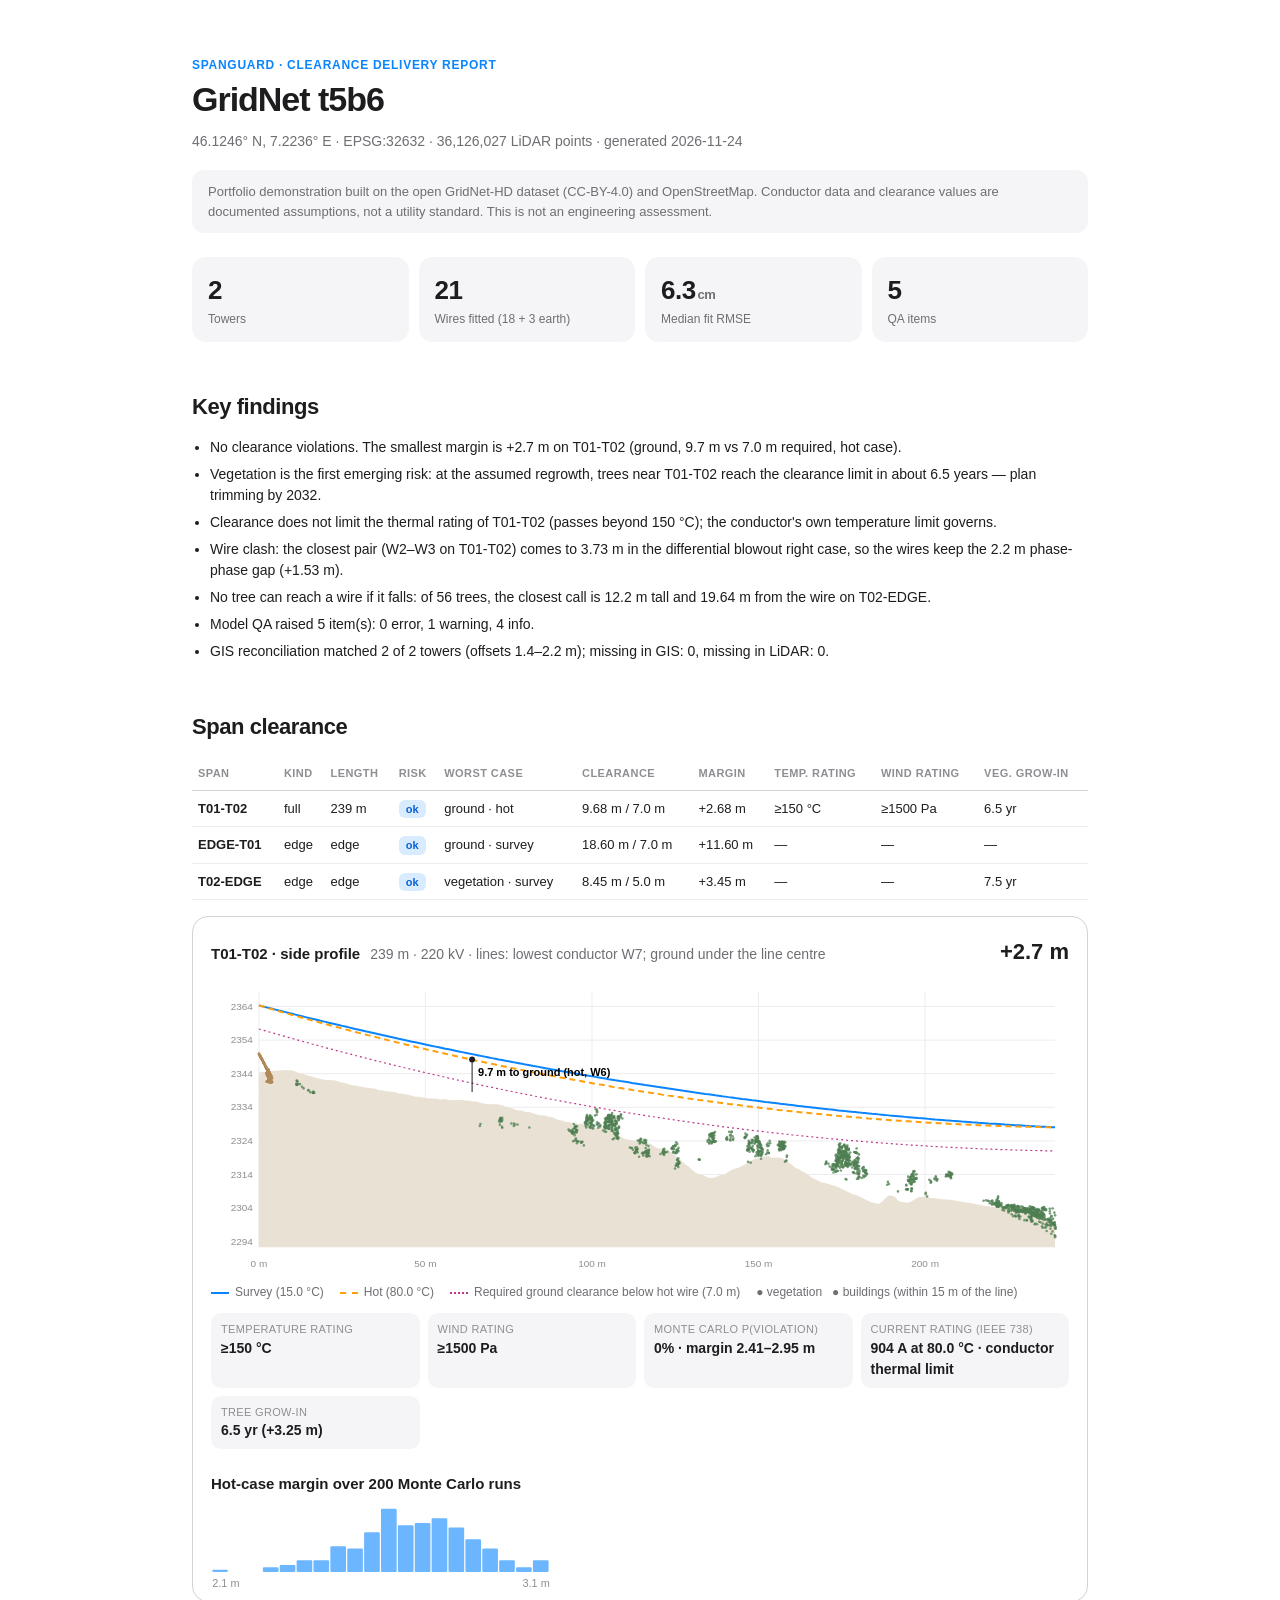
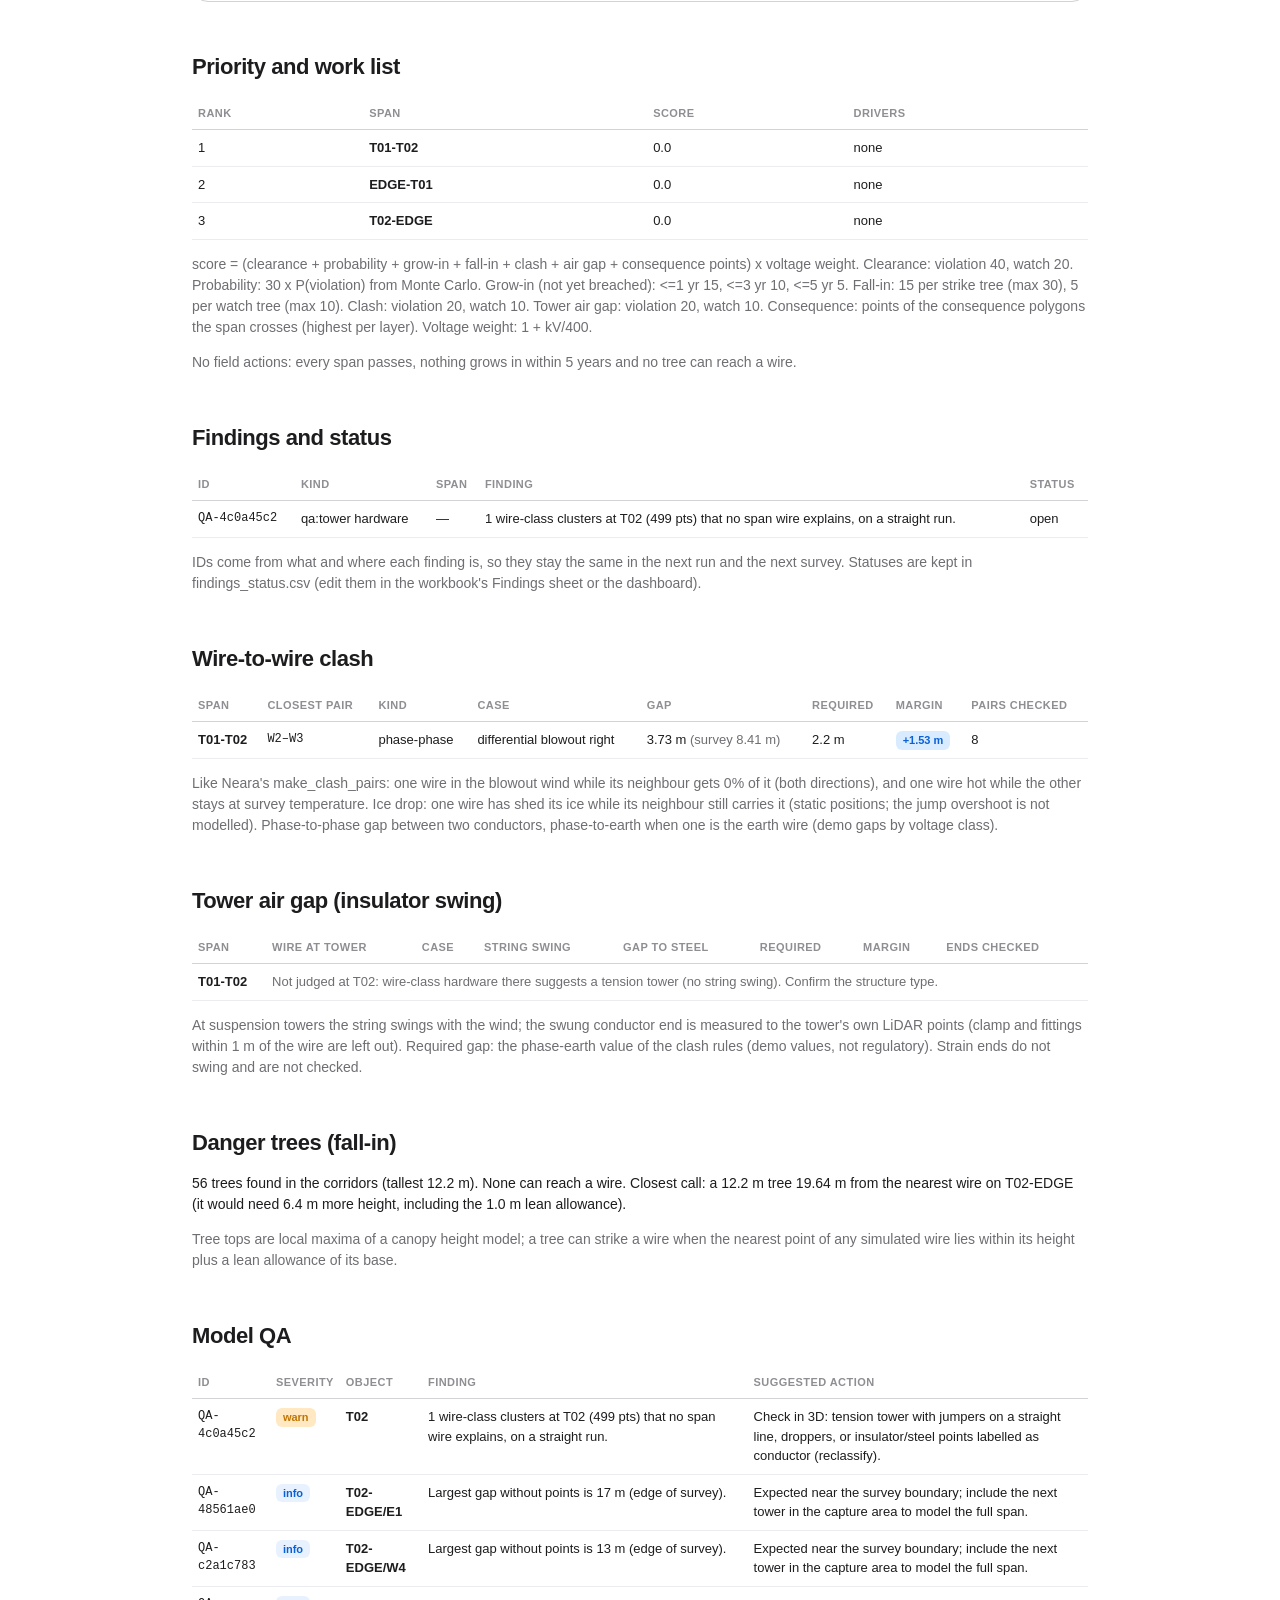
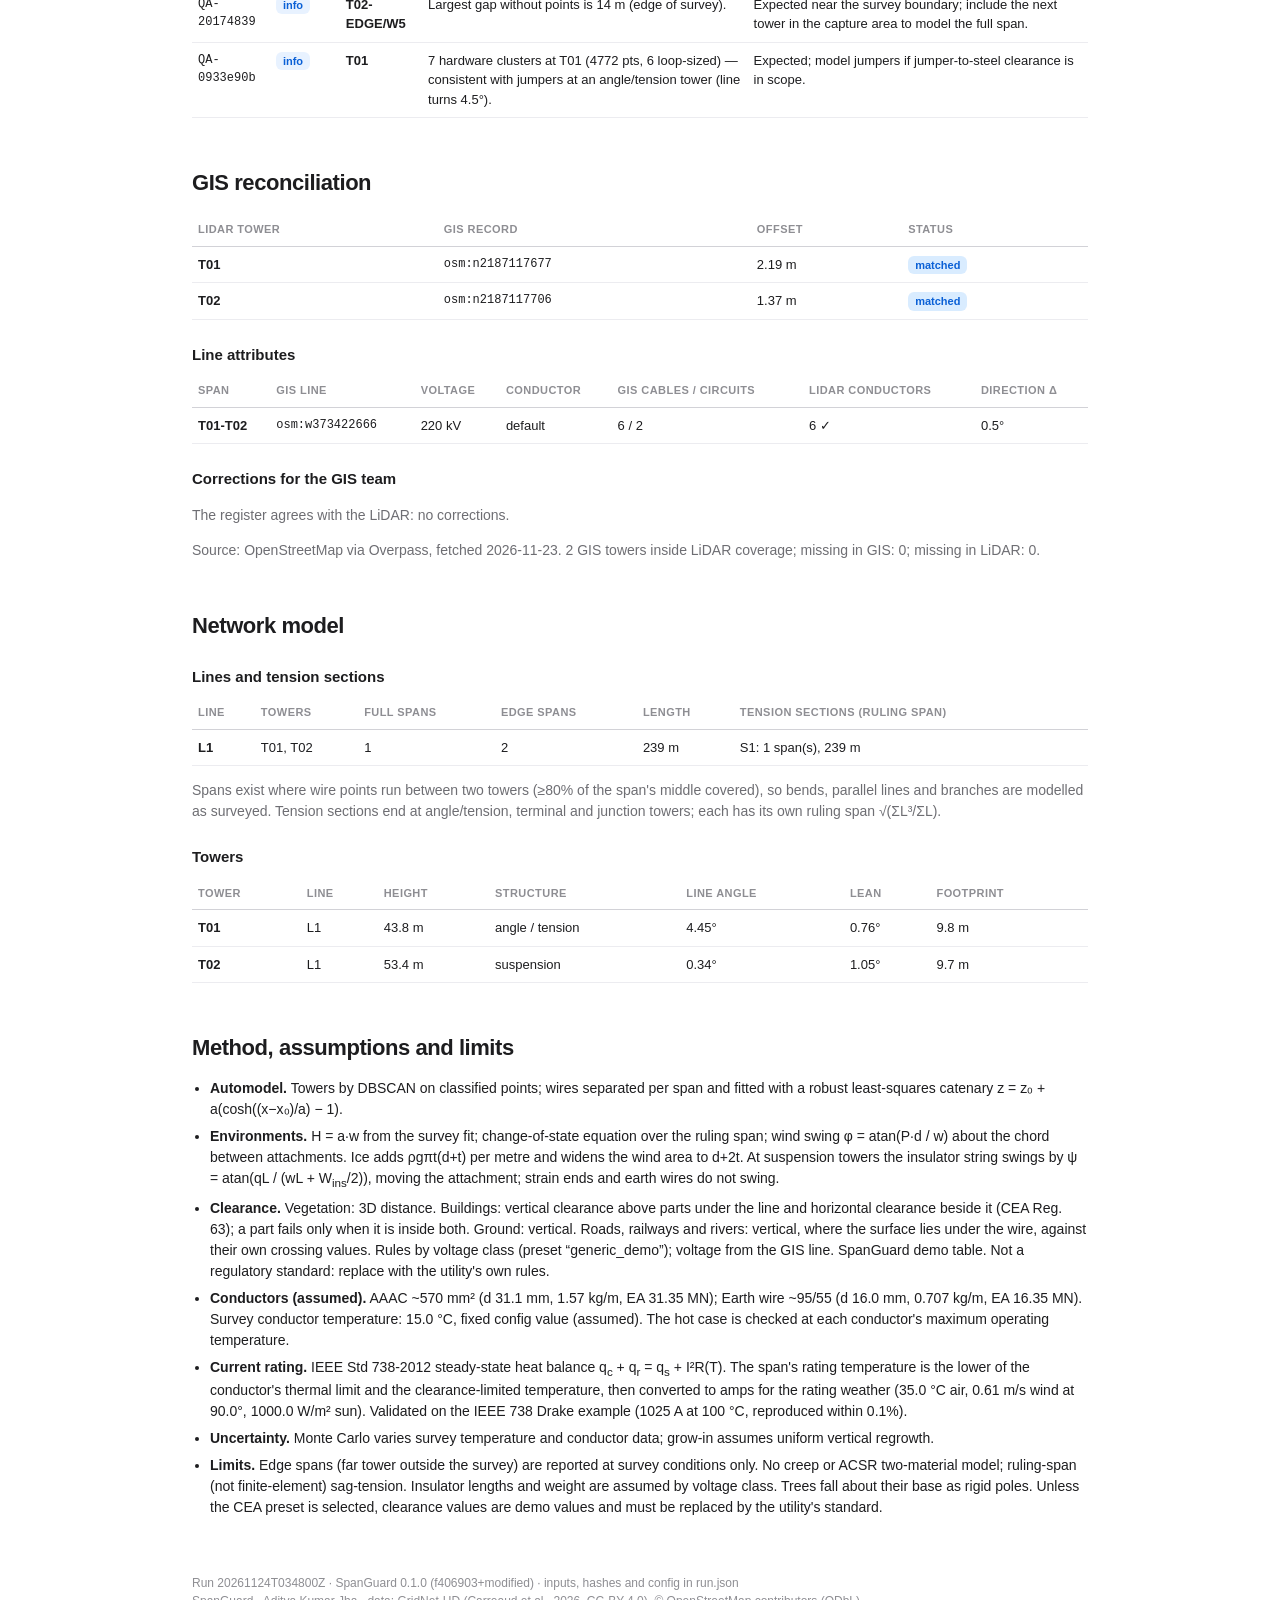
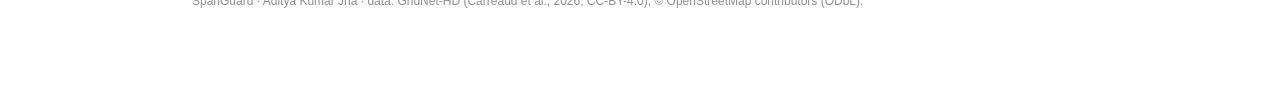
<file: data/gridnet_t5b6/report.html>
<!doctype html>
<html lang="en"><head><meta charset="utf-8"><meta name="viewport" content="width=device-width, initial-scale=1">
<title>GridNet t5b6 · SpanGuard report</title>
<style>
:root{--t:#1d1d1f;--t2:#6e6e73;--t3:#8e8e93;--f:#f5f5f7;--b:#d2d2d7;--a:#0a84ff;--warn:#c27400;--bad:#bf3989}
*{box-sizing:border-box}body{margin:0;font:14px/1.5 -apple-system,BlinkMacSystemFont,"SF Pro Text","Segoe UI",Inter,sans-serif;color:var(--t);background:#fff;-webkit-font-smoothing:antialiased}
main{max-width:960px;margin:0 auto;padding:56px 32px 80px}
h1{font-size:34px;letter-spacing:-.03em;margin:0 0 6px}h2{font-size:22px;letter-spacing:-.02em;margin:48px 0 14px}h3{font-size:15px;margin:24px 0 8px}
.sub{color:var(--t2)}.eyebrow{font-size:12px;font-weight:600;letter-spacing:.06em;text-transform:uppercase;color:var(--a)}
.disc{background:var(--f);border-radius:12px;padding:12px 16px;color:var(--t2);font-size:13px;margin-top:18px}
.kpis{display:grid;grid-template-columns:repeat(4,1fr);gap:10px;margin-top:24px}
.kpi{background:var(--f);border-radius:14px;padding:14px 16px}.kpi .v{font-size:26px;font-weight:600;letter-spacing:-.02em;font-variant-numeric:tabular-nums}
.kpi .u{font-size:13px;color:var(--t2);margin-left:2px}.kpi .k{font-size:12px;color:var(--t2)}
ul.find{padding-left:18px}ul.find li{margin:6px 0}
table{width:100%;border-collapse:collapse;font-size:13px;font-variant-numeric:tabular-nums}
th{text-align:left;font-size:11px;text-transform:uppercase;letter-spacing:.04em;color:var(--t3);font-weight:600;border-bottom:1px solid var(--b);padding:8px 6px}
td{border-bottom:1px solid #ececf0;padding:8px 6px;vertical-align:top}
.badge{display:inline-block;font-size:11px;font-weight:600;border-radius:6px;padding:1px 7px}
.ok{background:#d9ecff;color:#0a60d6}.watch,.warn{background:#ffe8c2;color:var(--warn)}.violation,.error{background:#f6d6e8;color:var(--bad)}.info{background:#e8f2ff;color:#0a60d6}
.card{border:1px solid var(--b);border-radius:16px;padding:18px 18px 12px;margin:16px 0}
.card .head{display:flex;align-items:baseline;gap:10px}.card .head .m{margin-left:auto;font-size:22px;font-weight:600;font-variant-numeric:tabular-nums}
.chart{width:100%;height:auto;display:block;margin-top:10px}
.chart .grid{stroke:#ececf0}.chart .ax{fill:var(--t3);font-size:10px}.chart .ground{fill:#e9e2d4}
.chart .veg{fill:#4f7f52;opacity:.75}.chart .bld{fill:#b08a5a}.chart .wire{fill:none;stroke:#0a84ff;stroke-width:2}
.chart .hot{fill:none;stroke:#ff9f0a;stroke-width:2;stroke-dasharray:6 4}.chart .limit{fill:none;stroke:#bf3989;stroke-width:1.2;stroke-dasharray:2 3}
.chart .lead{stroke:#1d1d1f;stroke-width:1}.chart .leadt{font-size:11px;font-weight:600}
.legend{display:flex;gap:16px;flex-wrap:wrap;font-size:12px;color:var(--t2);margin-top:6px}.legend i{display:inline-block;width:18px;height:0;border-top:2px solid;vertical-align:middle;margin-right:6px}
.facts{display:grid;grid-template-columns:repeat(4,1fr);gap:8px;margin-top:12px}.facts div{background:var(--f);border-radius:10px;padding:8px 10px}
.facts span{display:block;font-size:11px;color:var(--t3);text-transform:uppercase;letter-spacing:.03em}.facts b{font-variant-numeric:tabular-nums}
.chart .leadp{fill:#1d1d1f}.hist{width:340px;height:auto;display:block}.hist .pos{fill:#0a84ff;opacity:.6}.hist .neg{fill:#bf3989}.hist .ax{fill:var(--t3);font-size:9px}
.mono{font-family:ui-monospace,SFMono-Regular,Consolas,monospace;font-size:12px}
footer{margin-top:56px;color:var(--t3);font-size:12px}
@media print{main{padding:0}.card{break-inside:avoid}h2{break-after:avoid}}
</style></head><body><main>
<div class="eyebrow">SpanGuard · clearance delivery report</div>
<h1>GridNet t5b6</h1>
<div class="sub">46.1246° N, 7.2236° E · EPSG:32632 · 36,126,027 LiDAR points · generated 2026-11-24</div>
<div class="disc">Portfolio demonstration built on the open GridNet-HD dataset (CC-BY-4.0) and OpenStreetMap. Conductor data and clearance values are documented assumptions, not a utility standard. This is not an engineering assessment.</div>

<div class="kpis">
  <div class="kpi"><div class="v">2</div><div class="k">Towers</div></div>
  <div class="kpi"><div class="v">21</div><div class="k">Wires fitted (18 + 3 earth)</div></div>
  <div class="kpi"><div class="v">6.3<span class="u">cm</span></div><div class="k">Median fit RMSE</div></div>
  <div class="kpi"><div class="v">5</div><div class="k">QA items</div></div>
</div>

<h2>Key findings</h2>
<ul class="find"><li>No clearance violations. The smallest margin is +2.7 m on T01-T02 (ground, 9.7 m vs 7.0 m required, hot case).</li><li>Vegetation is the first emerging risk: at the assumed regrowth, trees near T01-T02 reach the clearance limit in about 6.5 years — plan trimming by 2032.</li><li>Clearance does not limit the thermal rating of T01-T02 (passes beyond 150 °C); the conductor&#39;s own temperature limit governs.</li><li>Wire clash: the closest pair (W2–W3 on T01-T02) comes to 3.73 m in the differential blowout right case, so the wires keep the 2.2 m phase-phase gap (+1.53 m).</li><li>No tree can reach a wire if it falls: of 56 trees, the closest call is 12.2 m tall and 19.64 m from the wire on T02-EDGE.</li><li>Model QA raised 5 item(s): 0 error, 1 warning, 4 info.</li><li>GIS reconciliation matched 2 of 2 towers (offsets 1.4–2.2 m); missing in GIS: 0, missing in LiDAR: 0.</li></ul>

<h2>Span clearance</h2>


<table><thead><tr><th>Span</th><th>Kind</th><th>Length</th><th>Risk</th><th>Worst case</th><th>Clearance</th><th>Margin</th><th>Temp. rating</th><th>Wind rating</th><th>Veg. grow-in</th></tr></thead><tbody>
<tr><td><b>T01-T02</b></td><td>full</td><td>239 m</td>
<td><span class="badge ok">ok</span></td>
<td>ground · hot</td><td>9.68 m / 7.0 m</td>
<td>+2.68 m</td>
<td>≥150 °C</td>
<td>≥1500 Pa</td>
<td>6.5 yr</td></tr><tr><td><b>EDGE-T01</b></td><td>edge</td><td>edge</td>
<td><span class="badge ok">ok</span></td>
<td>ground · survey</td><td>18.60 m / 7.0 m</td>
<td>+11.60 m</td>
<td>—</td>
<td>—</td>
<td>—</td></tr><tr><td><b>T02-EDGE</b></td><td>edge</td><td>edge</td>
<td><span class="badge ok">ok</span></td>
<td>vegetation · survey</td><td>8.45 m / 5.0 m</td>
<td>+3.45 m</td>
<td>—</td>
<td>—</td>
<td>7.5 yr</td></tr>
</tbody></table>


<div class="card"><div class="head"><h3 style="margin:0">T01-T02 · side profile</h3><span class="sub">239 m · 220 kV · lines: lowest conductor W7; ground under the line centre</span>
<span class="m">+2.7 m</span></div>
<svg viewBox="0 0 860 300" role="img" aria-label="Span side profile" class="chart"><line x1="48.0" y1="14" x2="48.0" y2="270" class="grid"/><text x="48.0" y="290" class="ax" text-anchor="middle">0 m</text><line x1="214.9" y1="14" x2="214.9" y2="270" class="grid"/><text x="214.9" y="290" class="ax" text-anchor="middle">50 m</text><line x1="381.9" y1="14" x2="381.9" y2="270" class="grid"/><text x="381.9" y="290" class="ax" text-anchor="middle">100 m</text><line x1="548.8" y1="14" x2="548.8" y2="270" class="grid"/><text x="548.8" y="290" class="ax" text-anchor="middle">150 m</text><line x1="715.8" y1="14" x2="715.8" y2="270" class="grid"/><text x="715.8" y="290" class="ax" text-anchor="middle">200 m</text><line x1="48" y1="264.4" x2="846" y2="264.4" class="grid"/><text x="42" y="267.4" class="ax" text-anchor="end">2294</text><line x1="48" y1="230.7" x2="846" y2="230.7" class="grid"/><text x="42" y="233.7" class="ax" text-anchor="end">2304</text><line x1="48" y1="197.0" x2="846" y2="197.0" class="grid"/><text x="42" y="200.0" class="ax" text-anchor="end">2314</text><line x1="48" y1="163.3" x2="846" y2="163.3" class="grid"/><text x="42" y="166.3" class="ax" text-anchor="end">2324</text><line x1="48" y1="129.6" x2="846" y2="129.6" class="grid"/><text x="42" y="132.6" class="ax" text-anchor="end">2334</text><line x1="48" y1="95.9" x2="846" y2="95.9" class="grid"/><text x="42" y="98.9" class="ax" text-anchor="end">2344</text><line x1="48" y1="62.3" x2="846" y2="62.3" class="grid"/><text x="42" y="65.3" class="ax" text-anchor="end">2354</text><line x1="48" y1="28.6" x2="846" y2="28.6" class="grid"/><text x="42" y="31.6" class="ax" text-anchor="end">2364</text><polygon points="48.0,270 48.0,94.8 51.3,94.3 54.7,94.0 58.0,93.8 61.4,93.3 64.7,92.9 68.0,92.7 71.4,92.5 74.7,92.3 78.1,92.4 81.4,92.7 84.7,93.7 88.1,95.3 91.4,95.8 94.7,97.1 98.1,97.9 101.4,99.0 104.8,100.1 108.1,100.8 111.4,101.6 114.8,102.2 118.1,102.2 121.5,102.4 124.8,102.7 128.1,103.9 131.5,104.7 134.8,105.5 138.2,106.6 141.5,107.4 144.8,107.8 148.2,108.8 151.5,109.1 154.8,109.7 158.2,110.2 161.5,110.4 164.9,111.0 168.2,112.4 171.5,112.6 174.9,113.6 178.2,113.8 181.6,114.1 184.9,114.4 188.2,115.8 191.6,115.9 194.9,116.4 198.3,117.4 201.6,118.1 204.9,119.0 208.3,119.1 211.6,119.5 214.9,120.4 218.3,120.5 221.6,120.9 225.0,120.8 228.3,121.5 231.6,121.8 235.0,121.4 238.3,122.2 241.7,122.4 245.0,122.5 248.3,122.4 251.7,122.4 255.0,122.8 258.4,122.9 261.7,123.7 265.0,123.9 268.4,124.5 271.7,125.5 275.0,126.0 278.4,126.5 281.7,126.6 285.1,126.3 288.4,126.7 291.7,127.6 295.1,128.9 298.4,129.7 301.8,130.6 305.1,132.0 308.4,132.7 311.8,132.7 315.1,134.4 318.5,134.4 321.8,135.2 325.1,136.4 328.5,137.2 331.8,137.7 335.1,137.7 338.5,139.0 341.8,139.4 345.2,141.0 348.5,142.3 351.8,142.9 355.2,144.1 358.5,144.4 361.9,145.3 365.2,145.7 368.5,146.1 371.9,146.2 375.2,147.3 378.6,148.1 381.9,149.5 385.2,150.1 388.6,149.9 391.9,149.7 395.2,151.5 398.6,151.8 401.9,153.2 405.3,154.6 408.6,157.4 411.9,159.7 415.3,161.6 418.6,162.0 422.0,162.7 425.3,163.0 428.6,162.8 432.0,162.2 435.3,163.5 438.7,165.9 442.0,167.1 445.3,169.6 448.7,170.9 452.0,171.2 455.3,171.2 458.7,172.8 462.0,175.5 465.4,178.0 468.7,180.6 472.0,183.7 475.4,186.6 478.7,188.9 482.1,192.2 485.4,194.8 488.7,196.5 492.1,196.9 495.4,198.6 498.8,200.2 502.1,200.5 505.4,199.7 508.8,198.1 512.1,197.3 515.4,196.6 518.8,194.0 522.1,192.1 525.5,191.0 528.8,190.3 532.1,188.5 535.5,187.0 538.8,184.1 542.2,183.0 545.5,181.1 548.8,181.2 552.2,178.9 555.5,178.8 558.9,178.6 562.2,180.1 565.5,179.8 568.9,179.9 572.2,180.5 575.5,182.7 578.9,184.8 582.2,187.0 585.6,190.1 588.9,191.5 592.2,193.4 595.6,195.3 598.9,197.4 602.3,200.1 605.6,201.6 608.9,203.3 612.3,205.2 615.6,205.5 619.0,206.6 622.3,207.5 625.6,208.6 629.0,209.8 632.3,211.4 635.6,213.0 639.0,214.6 642.3,216.5 645.7,217.2 649.0,218.4 652.3,220.1 655.7,221.9 659.0,223.5 662.4,225.0 665.7,225.5 669.0,226.6 672.4,224.6 675.7,220.7 679.1,218.3 682.4,217.9 685.7,219.5 689.1,223.4 692.4,224.5 695.7,225.1 699.1,225.3 702.4,223.8 705.8,221.5 709.1,219.7 712.4,219.2 715.8,218.9 719.1,220.2 722.5,220.5 725.8,220.7 729.1,221.3 732.5,221.8 735.8,221.9 739.2,222.1 742.5,222.6 745.8,223.1 749.2,223.7 752.5,224.2 755.8,224.7 759.2,225.2 762.5,225.7 765.9,226.6 769.2,227.0 772.5,227.9 775.9,228.6 779.2,228.8 782.6,229.5 785.9,229.5 789.2,229.7 792.6,229.6 795.9,229.9 799.3,229.8 802.6,229.8 805.9,230.4 809.3,230.3 812.6,230.3 815.9,231.9 819.3,232.9 822.6,234.9 826.0,236.9 829.3,238.9 832.6,240.4 836.0,242.1 839.3,242.3 842.7,244.0 846.0,244.6 846.0,270" class="ground"/><circle cx="824.9" cy="232.6" r="1.3" class="veg"/><circle cx="537.3" cy="172.4" r="1.3" class="veg"/><circle cx="624.3" cy="192.1" r="1.3" class="veg"/><circle cx="375.9" cy="143.7" r="1.3" class="veg"/><circle cx="816.0" cy="230.6" r="1.3" class="veg"/><circle cx="401.9" cy="152.1" r="1.3" class="veg"/><circle cx="703.9" cy="194.9" r="1.3" class="veg"/><circle cx="383.2" cy="148.9" r="1.3" class="veg"/><circle cx="629.4" cy="176.0" r="1.3" class="veg"/><circle cx="543.0" cy="168.4" r="1.3" class="veg"/><circle cx="489.8" cy="182.1" r="1.3" class="veg"/><circle cx="468.4" cy="189.5" r="1.3" class="veg"/><circle cx="616.7" cy="185.5" r="1.3" class="veg"/><circle cx="408.9" cy="150.0" r="1.3" class="veg"/><circle cx="543.3" cy="172.6" r="1.3" class="veg"/><circle cx="635.7" cy="187.0" r="1.3" class="veg"/><circle cx="378.8" cy="145.5" r="1.3" class="veg"/><circle cx="468.6" cy="170.3" r="1.3" class="veg"/><circle cx="633.5" cy="178.7" r="1.3" class="veg"/><circle cx="703.4" cy="201.5" r="1.3" class="veg"/><circle cx="643.9" cy="184.6" r="1.3" class="veg"/><circle cx="401.9" cy="145.7" r="1.3" class="veg"/><circle cx="802.6" cy="230.5" r="1.3" class="veg"/><circle cx="551.9" cy="176.2" r="1.3" class="veg"/><circle cx="402.2" cy="144.0" r="1.3" class="veg"/><circle cx="636.2" cy="188.2" r="1.3" class="veg"/><circle cx="629.8" cy="168.7" r="1.3" class="veg"/><circle cx="398.7" cy="139.4" r="1.3" class="veg"/><circle cx="438.0" cy="175.9" r="1.3" class="veg"/><circle cx="404.5" cy="156.4" r="1.3" class="veg"/><circle cx="637.0" cy="182.8" r="1.3" class="veg"/><circle cx="806.9" cy="232.6" r="1.3" class="veg"/><circle cx="381.3" cy="140.5" r="1.3" class="veg"/><circle cx="291.4" cy="143.6" r="1.3" class="veg"/><circle cx="543.4" cy="174.0" r="1.3" class="veg"/><circle cx="572.4" cy="167.5" r="1.3" class="veg"/><circle cx="468.4" cy="184.4" r="1.3" class="veg"/><circle cx="810.0" cy="233.2" r="1.3" class="veg"/><circle cx="739.4" cy="194.3" r="1.3" class="veg"/><circle cx="787.6" cy="222.3" r="1.3" class="veg"/><circle cx="399.0" cy="148.0" r="1.3" class="veg"/><circle cx="622.7" cy="192.1" r="1.3" class="veg"/><circle cx="433.0" cy="174.9" r="1.3" class="veg"/><circle cx="705.2" cy="193.8" r="1.3" class="veg"/><circle cx="807.5" cy="231.2" r="1.3" class="veg"/><circle cx="637.8" cy="168.0" r="1.3" class="veg"/><circle cx="631.0" cy="180.6" r="1.3" class="veg"/><circle cx="570.2" cy="171.8" r="1.3" class="veg"/><circle cx="503.2" cy="161.3" r="1.3" class="veg"/><circle cx="742.9" cy="196.6" r="1.3" class="veg"/><circle cx="815.0" cy="231.3" r="1.3" class="veg"/><circle cx="551.1" cy="178.1" r="1.3" class="veg"/><circle cx="376.8" cy="139.8" r="1.3" class="veg"/><circle cx="404.5" cy="147.5" r="1.3" class="veg"/><circle cx="823.6" cy="237.7" r="1.3" class="veg"/><circle cx="647.1" cy="170.8" r="1.3" class="veg"/><circle cx="516.5" cy="160.7" r="1.3" class="veg"/><circle cx="625.6" cy="193.5" r="1.3" class="veg"/><circle cx="817.6" cy="232.1" r="1.3" class="veg"/><circle cx="809.6" cy="231.6" r="1.3" class="veg"/><circle cx="817.0" cy="233.2" r="1.3" class="veg"/><circle cx="557.6" cy="175.3" r="1.3" class="veg"/><circle cx="644.3" cy="187.6" r="1.3" class="veg"/><circle cx="557.1" cy="167.3" r="1.3" class="veg"/><circle cx="646.9" cy="186.2" r="1.3" class="veg"/><circle cx="837.0" cy="241.8" r="1.3" class="veg"/><circle cx="629.0" cy="180.3" r="1.3" class="veg"/><circle cx="399.4" cy="141.2" r="1.3" class="veg"/><circle cx="574.0" cy="171.2" r="1.3" class="veg"/><circle cx="649.1" cy="195.7" r="1.3" class="veg"/><circle cx="636.3" cy="179.0" r="1.3" class="veg"/><circle cx="827.8" cy="234.5" r="1.3" class="veg"/><circle cx="436.9" cy="177.5" r="1.3" class="veg"/><circle cx="627.6" cy="186.2" r="1.3" class="veg"/><circle cx="702.8" cy="202.4" r="1.3" class="veg"/><circle cx="705.3" cy="203.9" r="1.3" class="veg"/><circle cx="462.0" cy="170.6" r="1.3" class="veg"/><circle cx="803.4" cy="229.8" r="1.3" class="veg"/><circle cx="628.3" cy="193.4" r="1.3" class="veg"/><circle cx="573.5" cy="166.8" r="1.3" class="veg"/><circle cx="408.9" cy="138.6" r="1.3" class="veg"/><circle cx="550.1" cy="169.8" r="1.3" class="veg"/><circle cx="367.4" cy="163.7" r="1.3" class="veg"/><circle cx="624.3" cy="186.4" r="1.3" class="veg"/><circle cx="788.2" cy="226.9" r="1.3" class="veg"/><circle cx="832.9" cy="233.5" r="1.3" class="veg"/><circle cx="656.3" cy="197.9" r="1.3" class="veg"/><circle cx="574.5" cy="170.5" r="1.3" class="veg"/><circle cx="789.1" cy="226.3" r="1.3" class="veg"/><circle cx="816.6" cy="234.7" r="1.3" class="veg"/><circle cx="466.7" cy="172.1" r="1.3" class="veg"/><circle cx="86.3" cy="106.4" r="1.3" class="veg"/><circle cx="397.3" cy="140.4" r="1.3" class="veg"/><circle cx="647.8" cy="175.8" r="1.3" class="veg"/><circle cx="569.5" cy="167.0" r="1.3" class="veg"/><circle cx="629.9" cy="172.8" r="1.3" class="veg"/><circle cx="843.5" cy="254.0" r="1.3" class="veg"/><circle cx="820.8" cy="233.6" r="1.3" class="veg"/><circle cx="623.2" cy="189.3" r="1.3" class="veg"/><circle cx="629.0" cy="189.0" r="1.3" class="veg"/><circle cx="437.7" cy="175.9" r="1.3" class="veg"/><circle cx="404.4" cy="140.5" r="1.3" class="veg"/><circle cx="634.1" cy="177.2" r="1.3" class="veg"/><circle cx="835.0" cy="237.1" r="1.3" class="veg"/><circle cx="425.6" cy="174.2" r="1.3" class="veg"/><circle cx="362.7" cy="156.1" r="1.3" class="veg"/><circle cx="548.7" cy="164.6" r="1.3" class="veg"/><circle cx="840.5" cy="248.1" r="1.3" class="veg"/><circle cx="825.0" cy="236.8" r="1.3" class="veg"/><circle cx="452.8" cy="174.8" r="1.3" class="veg"/><circle cx="547.9" cy="177.1" r="1.3" class="veg"/><circle cx="628.1" cy="185.1" r="1.3" class="veg"/><circle cx="628.3" cy="177.6" r="1.3" class="veg"/><circle cx="467.8" cy="172.3" r="1.3" class="veg"/><circle cx="402.8" cy="153.5" r="1.3" class="veg"/><circle cx="835.1" cy="232.5" r="1.3" class="veg"/><circle cx="102.7" cy="115.2" r="1.3" class="veg"/><circle cx="623.5" cy="191.6" r="1.3" class="veg"/><circle cx="805.4" cy="232.7" r="1.3" class="veg"/><circle cx="633.3" cy="180.5" r="1.3" class="veg"/><circle cx="429.7" cy="162.7" r="1.3" class="veg"/><circle cx="797.5" cy="228.3" r="1.3" class="veg"/><circle cx="644.4" cy="186.8" r="1.3" class="veg"/><circle cx="702.6" cy="205.2" r="1.3" class="veg"/><circle cx="628.7" cy="180.0" r="1.3" class="veg"/><circle cx="380.5" cy="149.0" r="1.3" class="veg"/><circle cx="523.5" cy="161.0" r="1.3" class="veg"/><circle cx="795.3" cy="230.6" r="1.3" class="veg"/><circle cx="806.9" cy="232.8" r="1.3" class="veg"/><circle cx="560.0" cy="163.3" r="1.3" class="veg"/><circle cx="822.2" cy="234.5" r="1.3" class="veg"/><circle cx="405.8" cy="157.9" r="1.3" class="veg"/><circle cx="465.1" cy="190.9" r="1.3" class="veg"/><circle cx="401.9" cy="143.5" r="1.3" class="veg"/><circle cx="568.1" cy="167.5" r="1.3" class="veg"/><circle cx="815.4" cy="242.7" r="1.3" class="veg"/><circle cx="824.9" cy="235.3" r="1.3" class="veg"/><circle cx="404.2" cy="139.1" r="1.3" class="veg"/><circle cx="846.8" cy="249.6" r="1.3" class="veg"/><circle cx="620.2" cy="189.0" r="1.3" class="veg"/><circle cx="702.3" cy="211.1" r="1.3" class="veg"/><circle cx="502.0" cy="164.1" r="1.3" class="veg"/><circle cx="380.1" cy="139.1" r="1.3" class="veg"/><circle cx="390.3" cy="147.7" r="1.3" class="veg"/><circle cx="85.9" cy="102.9" r="1.3" class="veg"/><circle cx="627.6" cy="181.1" r="1.3" class="veg"/><circle cx="577.3" cy="177.9" r="1.3" class="veg"/><circle cx="833.2" cy="230.5" r="1.3" class="veg"/><circle cx="822.6" cy="235.8" r="1.3" class="veg"/><circle cx="426.3" cy="173.3" r="1.3" class="veg"/><circle cx="790.1" cy="229.0" r="1.3" class="veg"/><circle cx="438.8" cy="175.7" r="1.3" class="veg"/><circle cx="822.3" cy="235.5" r="1.3" class="veg"/><circle cx="623.1" cy="186.7" r="1.3" class="veg"/><circle cx="633.4" cy="189.7" r="1.3" class="veg"/><circle cx="701.6" cy="199.6" r="1.3" class="veg"/><circle cx="439.1" cy="172.1" r="1.3" class="veg"/><circle cx="804.9" cy="228.2" r="1.3" class="veg"/><circle cx="638.5" cy="172.5" r="1.3" class="veg"/><circle cx="365.8" cy="148.9" r="1.3" class="veg"/><circle cx="376.0" cy="143.6" r="1.3" class="veg"/><circle cx="639.8" cy="185.6" r="1.3" class="veg"/><circle cx="828.1" cy="231.5" r="1.3" class="veg"/><circle cx="575.6" cy="164.6" r="1.3" class="veg"/><circle cx="823.8" cy="234.8" r="1.3" class="veg"/><circle cx="821.7" cy="242.6" r="1.3" class="veg"/><circle cx="376.8" cy="137.4" r="1.3" class="veg"/><circle cx="397.8" cy="141.5" r="1.3" class="veg"/><circle cx="368.3" cy="163.8" r="1.3" class="veg"/><circle cx="454.9" cy="174.4" r="1.3" class="veg"/><circle cx="788.6" cy="221.2" r="1.3" class="veg"/><circle cx="425.4" cy="169.9" r="1.3" class="veg"/><circle cx="450.5" cy="176.4" r="1.3" class="veg"/><circle cx="364.8" cy="149.3" r="1.3" class="veg"/><circle cx="725.6" cy="201.9" r="1.3" class="veg"/><circle cx="844.4" cy="246.4" r="1.3" class="veg"/><circle cx="806.6" cy="239.0" r="1.3" class="veg"/><circle cx="649.7" cy="199.1" r="1.3" class="veg"/><circle cx="649.3" cy="180.9" r="1.3" class="veg"/><circle cx="393.1" cy="152.9" r="1.3" class="veg"/><circle cx="398.1" cy="137.9" r="1.3" class="veg"/><circle cx="399.0" cy="144.2" r="1.3" class="veg"/><circle cx="829.3" cy="236.1" r="1.3" class="veg"/><circle cx="789.3" cy="225.7" r="1.3" class="veg"/><circle cx="835.5" cy="250.1" r="1.3" class="veg"/><circle cx="380.0" cy="137.5" r="1.3" class="veg"/><circle cx="811.2" cy="239.1" r="1.3" class="veg"/><circle cx="635.7" cy="173.6" r="1.3" class="veg"/><circle cx="653.9" cy="198.0" r="1.3" class="veg"/><circle cx="638.4" cy="178.1" r="1.3" class="veg"/><circle cx="628.6" cy="179.1" r="1.3" class="veg"/><circle cx="840.5" cy="243.4" r="1.3" class="veg"/><circle cx="814.6" cy="232.5" r="1.3" class="veg"/><circle cx="405.7" cy="146.8" r="1.3" class="veg"/><circle cx="704.7" cy="200.6" r="1.3" class="veg"/><circle cx="626.9" cy="181.1" r="1.3" class="veg"/><circle cx="463.6" cy="174.2" r="1.3" class="veg"/><circle cx="406.1" cy="143.3" r="1.3" class="veg"/><circle cx="453.4" cy="172.0" r="1.3" class="veg"/><circle cx="638.3" cy="185.5" r="1.3" class="veg"/><circle cx="378.0" cy="140.3" r="1.3" class="veg"/><circle cx="558.1" cy="168.6" r="1.3" class="veg"/><circle cx="845.2" cy="247.5" r="1.3" class="veg"/><circle cx="638.1" cy="180.1" r="1.3" class="veg"/><circle cx="820.3" cy="231.6" r="1.3" class="veg"/><circle cx="395.8" cy="143.1" r="1.3" class="veg"/><circle cx="741.1" cy="194.9" r="1.3" class="veg"/><circle cx="436.0" cy="174.5" r="1.3" class="veg"/><circle cx="411.1" cy="136.9" r="1.3" class="veg"/><circle cx="643.5" cy="194.8" r="1.3" class="veg"/><circle cx="632.2" cy="174.6" r="1.3" class="veg"/><circle cx="823.8" cy="231.3" r="1.3" class="veg"/><circle cx="468.1" cy="186.5" r="1.3" class="veg"/><circle cx="700.0" cy="203.2" r="1.3" class="veg"/><circle cx="705.0" cy="201.2" r="1.3" class="veg"/><circle cx="365.3" cy="148.3" r="1.3" class="veg"/><circle cx="824.2" cy="232.6" r="1.3" class="veg"/><circle cx="400.4" cy="143.4" r="1.3" class="veg"/><circle cx="806.7" cy="229.6" r="1.3" class="veg"/><circle cx="635.2" cy="175.7" r="1.3" class="veg"/><circle cx="502.4" cy="164.6" r="1.3" class="veg"/><circle cx="468.8" cy="186.1" r="1.3" class="veg"/><circle cx="86.3" cy="103.5" r="1.3" class="veg"/><circle cx="834.1" cy="235.6" r="1.3" class="veg"/><circle cx="469.2" cy="184.2" r="1.3" class="veg"/><circle cx="638.0" cy="186.6" r="1.3" class="veg"/><circle cx="406.0" cy="150.0" r="1.3" class="veg"/><circle cx="787.1" cy="225.5" r="1.3" class="veg"/><circle cx="548.5" cy="161.2" r="1.3" class="veg"/><circle cx="821.8" cy="232.5" r="1.3" class="veg"/><circle cx="824.9" cy="238.4" r="1.3" class="veg"/><circle cx="626.3" cy="189.1" r="1.3" class="veg"/><circle cx="814.9" cy="234.1" r="1.3" class="veg"/><circle cx="548.6" cy="173.5" r="1.3" class="veg"/><circle cx="819.5" cy="233.7" r="1.3" class="veg"/><circle cx="824.2" cy="231.3" r="1.3" class="veg"/><circle cx="648.0" cy="188.7" r="1.3" class="veg"/><circle cx="537.7" cy="168.7" r="1.3" class="veg"/><circle cx="826.2" cy="236.1" r="1.3" class="veg"/><circle cx="290.6" cy="140.4" r="1.3" class="veg"/><circle cx="539.9" cy="165.7" r="1.3" class="veg"/><circle cx="657.3" cy="196.7" r="1.3" class="veg"/><circle cx="646.2" cy="175.0" r="1.3" class="veg"/><circle cx="630.8" cy="165.9" r="1.3" class="veg"/><circle cx="539.1" cy="163.2" r="1.3" class="veg"/><circle cx="823.4" cy="235.8" r="1.3" class="veg"/><circle cx="570.6" cy="171.4" r="1.3" class="veg"/><circle cx="803.5" cy="228.9" r="1.3" class="veg"/><circle cx="820.9" cy="228.8" r="1.3" class="veg"/><circle cx="633.3" cy="189.5" r="1.3" class="veg"/><circle cx="550.8" cy="169.4" r="1.3" class="veg"/><circle cx="380.1" cy="141.2" r="1.3" class="veg"/><circle cx="569.8" cy="168.3" r="1.3" class="veg"/><circle cx="829.0" cy="232.9" r="1.3" class="veg"/><circle cx="816.0" cy="231.5" r="1.3" class="veg"/><circle cx="433.2" cy="177.9" r="1.3" class="veg"/><circle cx="435.0" cy="165.3" r="1.3" class="veg"/><circle cx="381.9" cy="143.2" r="1.3" class="veg"/><circle cx="550.6" cy="170.1" r="1.3" class="veg"/><circle cx="827.5" cy="239.4" r="1.3" class="veg"/><circle cx="551.4" cy="177.9" r="1.3" class="veg"/><circle cx="304.5" cy="147.0" r="1.3" class="veg"/><circle cx="805.3" cy="229.2" r="1.3" class="veg"/><circle cx="542.0" cy="162.1" r="1.3" class="veg"/><circle cx="636.3" cy="186.3" r="1.3" class="veg"/><circle cx="363.0" cy="163.6" r="1.3" class="veg"/><circle cx="572.6" cy="166.6" r="1.3" class="veg"/><circle cx="638.2" cy="182.1" r="1.3" class="veg"/><circle cx="362.2" cy="155.8" r="1.3" class="veg"/><circle cx="624.1" cy="187.3" r="1.3" class="veg"/><circle cx="520.5" cy="162.8" r="1.3" class="veg"/><circle cx="387.1" cy="144.6" r="1.3" class="veg"/><circle cx="439.6" cy="178.6" r="1.3" class="veg"/><circle cx="795.3" cy="229.9" r="1.3" class="veg"/><circle cx="637.5" cy="179.7" r="1.3" class="veg"/><circle cx="649.7" cy="195.7" r="1.3" class="veg"/><circle cx="376.0" cy="146.4" r="1.3" class="veg"/><circle cx="569.6" cy="168.7" r="1.3" class="veg"/><circle cx="395.1" cy="146.8" r="1.3" class="veg"/><circle cx="629.9" cy="185.0" r="1.3" class="veg"/><circle cx="818.6" cy="234.1" r="1.3" class="veg"/><circle cx="429.7" cy="165.8" r="1.3" class="veg"/><circle cx="822.6" cy="242.7" r="1.3" class="veg"/><circle cx="631.8" cy="187.5" r="1.3" class="veg"/><circle cx="550.3" cy="166.1" r="1.3" class="veg"/><circle cx="639.1" cy="171.0" r="1.3" class="veg"/><circle cx="804.7" cy="232.8" r="1.3" class="veg"/><circle cx="398.0" cy="150.7" r="1.3" class="veg"/><circle cx="394.9" cy="141.0" r="1.3" class="veg"/><circle cx="822.7" cy="230.3" r="1.3" class="veg"/><circle cx="548.3" cy="163.5" r="1.3" class="veg"/><circle cx="570.1" cy="164.4" r="1.3" class="veg"/><circle cx="559.0" cy="175.1" r="1.3" class="veg"/><circle cx="821.7" cy="233.9" r="1.3" class="veg"/><circle cx="572.9" cy="164.4" r="1.3" class="veg"/><circle cx="634.8" cy="167.1" r="1.3" class="veg"/><circle cx="560.4" cy="165.7" r="1.3" class="veg"/><circle cx="366.9" cy="148.6" r="1.3" class="veg"/><circle cx="817.8" cy="243.0" r="1.3" class="veg"/><circle cx="499.7" cy="159.3" r="1.3" class="veg"/><circle cx="846.7" cy="251.4" r="1.3" class="veg"/><circle cx="424.7" cy="175.4" r="1.3" class="veg"/><circle cx="635.6" cy="169.8" r="1.3" class="veg"/><circle cx="819.5" cy="233.8" r="1.3" class="veg"/><circle cx="846.1" cy="237.9" r="1.3" class="veg"/><circle cx="825.3" cy="236.4" r="1.3" class="veg"/><circle cx="573.6" cy="165.3" r="1.3" class="veg"/><circle cx="398.6" cy="150.8" r="1.3" class="veg"/><circle cx="466.1" cy="175.6" r="1.3" class="veg"/><circle cx="638.7" cy="179.2" r="1.3" class="veg"/><circle cx="503.6" cy="162.9" r="1.3" class="veg"/><circle cx="831.6" cy="237.2" r="1.3" class="veg"/><circle cx="466.8" cy="187.6" r="1.3" class="veg"/><circle cx="801.5" cy="229.0" r="1.3" class="veg"/><circle cx="635.3" cy="178.8" r="1.3" class="veg"/><circle cx="498.0" cy="162.7" r="1.3" class="veg"/><circle cx="464.6" cy="168.6" r="1.3" class="veg"/><circle cx="627.4" cy="178.9" r="1.3" class="veg"/><circle cx="648.9" cy="201.1" r="1.3" class="veg"/><circle cx="736.6" cy="198.9" r="1.3" class="veg"/><circle cx="828.7" cy="238.8" r="1.3" class="veg"/><circle cx="535.7" cy="156.0" r="1.3" class="veg"/><circle cx="805.7" cy="238.0" r="1.3" class="veg"/><circle cx="468.0" cy="187.3" r="1.3" class="veg"/><circle cx="799.2" cy="227.7" r="1.3" class="veg"/><circle cx="626.1" cy="178.0" r="1.3" class="veg"/><circle cx="380.9" cy="147.1" r="1.3" class="veg"/><circle cx="550.6" cy="166.3" r="1.3" class="veg"/><circle cx="702.5" cy="211.6" r="1.3" class="veg"/><circle cx="842.2" cy="248.3" r="1.3" class="veg"/><circle cx="548.9" cy="177.4" r="1.3" class="veg"/><circle cx="645.1" cy="182.7" r="1.3" class="veg"/><circle cx="400.8" cy="141.6" r="1.3" class="veg"/><circle cx="404.7" cy="148.7" r="1.3" class="veg"/><circle cx="799.7" cy="228.0" r="1.3" class="veg"/><circle cx="824.8" cy="236.1" r="1.3" class="veg"/><circle cx="569.6" cy="171.5" r="1.3" class="veg"/><circle cx="741.4" cy="199.5" r="1.3" class="veg"/><circle cx="572.4" cy="169.5" r="1.3" class="veg"/><circle cx="540.9" cy="185.1" r="1.3" class="veg"/><circle cx="503.6" cy="158.2" r="1.3" class="veg"/><circle cx="365.4" cy="162.2" r="1.3" class="veg"/><circle cx="388.9" cy="145.8" r="1.3" class="veg"/><circle cx="396.0" cy="150.4" r="1.3" class="veg"/><circle cx="436.2" cy="173.1" r="1.3" class="veg"/><circle cx="639.0" cy="182.9" r="1.3" class="veg"/><circle cx="656.4" cy="192.7" r="1.3" class="veg"/><circle cx="395.0" cy="151.1" r="1.3" class="veg"/><circle cx="843.6" cy="246.2" r="1.3" class="veg"/><circle cx="702.1" cy="207.0" r="1.3" class="veg"/><circle cx="86.5" cy="103.4" r="1.3" class="veg"/><circle cx="402.1" cy="144.4" r="1.3" class="veg"/><circle cx="360.7" cy="153.7" r="1.3" class="veg"/><circle cx="826.3" cy="238.9" r="1.3" class="veg"/><circle cx="87.2" cy="106.0" r="1.3" class="veg"/><circle cx="795.0" cy="233.0" r="1.3" class="veg"/><circle cx="467.4" cy="166.3" r="1.3" class="veg"/><circle cx="398.8" cy="147.5" r="1.3" class="veg"/><circle cx="377.8" cy="141.4" r="1.3" class="veg"/><circle cx="401.9" cy="149.8" r="1.3" class="veg"/><circle cx="831.5" cy="244.9" r="1.3" class="veg"/><circle cx="824.6" cy="236.9" r="1.3" class="veg"/><circle cx="703.3" cy="198.7" r="1.3" class="veg"/><circle cx="806.7" cy="231.9" r="1.3" class="veg"/><circle cx="817.4" cy="233.6" r="1.3" class="veg"/><circle cx="376.9" cy="143.1" r="1.3" class="veg"/><circle cx="436.4" cy="167.4" r="1.3" class="veg"/><circle cx="639.6" cy="179.6" r="1.3" class="veg"/><circle cx="805.3" cy="229.3" r="1.3" class="veg"/><circle cx="647.8" cy="187.4" r="1.3" class="veg"/><circle cx="816.9" cy="232.7" r="1.3" class="veg"/><circle cx="644.7" cy="174.4" r="1.3" class="veg"/><circle cx="793.3" cy="229.9" r="1.3" class="veg"/><circle cx="646.9" cy="181.0" r="1.3" class="veg"/><circle cx="816.1" cy="235.9" r="1.3" class="veg"/><circle cx="541.5" cy="170.8" r="1.3" class="veg"/><circle cx="640.0" cy="180.1" r="1.3" class="veg"/><circle cx="538.1" cy="171.7" r="1.3" class="veg"/><circle cx="626.4" cy="194.4" r="1.3" class="veg"/><circle cx="721.4" cy="203.4" r="1.3" class="veg"/><circle cx="402.9" cy="139.3" r="1.3" class="veg"/><circle cx="376.6" cy="142.5" r="1.3" class="veg"/><circle cx="571.1" cy="165.8" r="1.3" class="veg"/><circle cx="381.4" cy="146.9" r="1.3" class="veg"/><circle cx="830.3" cy="236.8" r="1.3" class="veg"/><circle cx="291.7" cy="149.2" r="1.3" class="veg"/><circle cx="629.3" cy="171.5" r="1.3" class="veg"/><circle cx="827.4" cy="233.2" r="1.3" class="veg"/><circle cx="839.8" cy="242.5" r="1.3" class="veg"/><circle cx="405.7" cy="145.1" r="1.3" class="veg"/><circle cx="548.1" cy="168.4" r="1.3" class="veg"/><circle cx="813.6" cy="229.4" r="1.3" class="veg"/><circle cx="688.6" cy="213.9" r="1.3" class="veg"/><circle cx="633.4" cy="183.0" r="1.3" class="veg"/><circle cx="843.0" cy="245.6" r="1.3" class="veg"/><circle cx="833.6" cy="230.4" r="1.3" class="veg"/><circle cx="404.0" cy="160.7" r="1.3" class="veg"/><circle cx="395.0" cy="146.2" r="1.3" class="veg"/><circle cx="453.8" cy="173.2" r="1.3" class="veg"/><circle cx="648.7" cy="185.0" r="1.3" class="veg"/><circle cx="622.0" cy="190.3" r="1.3" class="veg"/><circle cx="649.9" cy="199.5" r="1.3" class="veg"/><circle cx="400.2" cy="140.6" r="1.3" class="veg"/><circle cx="547.8" cy="168.0" r="1.3" class="veg"/><circle cx="538.9" cy="168.6" r="1.3" class="veg"/><circle cx="804.7" cy="230.8" r="1.3" class="veg"/><circle cx="840.4" cy="242.9" r="1.3" class="veg"/><circle cx="813.0" cy="233.5" r="1.3" class="veg"/><circle cx="817.3" cy="232.0" r="1.3" class="veg"/><circle cx="634.9" cy="176.1" r="1.3" class="veg"/><circle cx="558.2" cy="165.8" r="1.3" class="veg"/><circle cx="377.9" cy="141.4" r="1.3" class="veg"/><circle cx="386.6" cy="137.1" r="1.3" class="veg"/><circle cx="376.1" cy="149.8" r="1.3" class="veg"/><circle cx="407.6" cy="159.6" r="1.3" class="veg"/><circle cx="831.6" cy="239.3" r="1.3" class="veg"/><circle cx="835.1" cy="229.6" r="1.3" class="veg"/><circle cx="86.5" cy="107.1" r="1.3" class="veg"/><circle cx="644.2" cy="194.7" r="1.3" class="veg"/><circle cx="636.1" cy="201.5" r="1.3" class="veg"/><circle cx="742.5" cy="195.7" r="1.3" class="veg"/><circle cx="788.8" cy="220.3" r="1.3" class="veg"/><circle cx="797.5" cy="228.2" r="1.3" class="veg"/><circle cx="823.3" cy="243.7" r="1.3" class="veg"/><circle cx="437.2" cy="179.1" r="1.3" class="veg"/><circle cx="453.3" cy="176.3" r="1.3" class="veg"/><circle cx="429.1" cy="179.1" r="1.3" class="veg"/><circle cx="809.6" cy="238.7" r="1.3" class="veg"/><circle cx="788.6" cy="228.7" r="1.3" class="veg"/><circle cx="376.8" cy="138.6" r="1.3" class="veg"/><circle cx="796.8" cy="229.8" r="1.3" class="veg"/><circle cx="738.9" cy="198.6" r="1.3" class="veg"/><circle cx="835.0" cy="240.5" r="1.3" class="veg"/><circle cx="381.9" cy="140.9" r="1.3" class="veg"/><circle cx="624.0" cy="191.7" r="1.3" class="veg"/><circle cx="831.2" cy="238.5" r="1.3" class="veg"/><circle cx="721.3" cy="205.2" r="1.3" class="veg"/><circle cx="645.5" cy="174.7" r="1.3" class="veg"/><circle cx="630.8" cy="175.1" r="1.3" class="veg"/><circle cx="831.5" cy="237.9" r="1.3" class="veg"/><circle cx="465.9" cy="174.0" r="1.3" class="veg"/><circle cx="539.6" cy="167.6" r="1.3" class="veg"/><circle cx="571.1" cy="164.8" r="1.3" class="veg"/><circle cx="521.7" cy="154.7" r="1.3" class="veg"/><circle cx="823.3" cy="234.5" r="1.3" class="veg"/><circle cx="783.9" cy="225.0" r="1.3" class="veg"/><circle cx="501.3" cy="158.4" r="1.3" class="veg"/><circle cx="830.3" cy="241.2" r="1.3" class="veg"/><circle cx="500.0" cy="157.9" r="1.3" class="veg"/><circle cx="826.0" cy="235.3" r="1.3" class="veg"/><circle cx="436.6" cy="176.1" r="1.3" class="veg"/><circle cx="499.4" cy="165.2" r="1.3" class="veg"/><circle cx="833.7" cy="246.2" r="1.3" class="veg"/><circle cx="465.1" cy="168.5" r="1.3" class="veg"/><circle cx="805.9" cy="232.0" r="1.3" class="veg"/><circle cx="804.1" cy="238.8" r="1.3" class="veg"/><circle cx="358.4" cy="151.9" r="1.3" class="veg"/><circle cx="461.8" cy="171.3" r="1.3" class="veg"/><circle cx="627.3" cy="193.3" r="1.3" class="veg"/><circle cx="646.9" cy="186.0" r="1.3" class="veg"/><circle cx="821.5" cy="235.8" r="1.3" class="veg"/><circle cx="547.5" cy="159.6" r="1.3" class="veg"/><circle cx="437.5" cy="175.0" r="1.3" class="veg"/><circle cx="408.8" cy="141.3" r="1.3" class="veg"/><circle cx="740.6" cy="194.9" r="1.3" class="veg"/><circle cx="787.9" cy="229.3" r="1.3" class="veg"/><circle cx="402.2" cy="143.1" r="1.3" class="veg"/><circle cx="571.3" cy="167.3" r="1.3" class="veg"/><circle cx="646.1" cy="187.1" r="1.3" class="veg"/><circle cx="430.6" cy="161.2" r="1.3" class="veg"/><circle cx="824.4" cy="230.5" r="1.3" class="veg"/><circle cx="822.3" cy="239.4" r="1.3" class="veg"/><circle cx="547.4" cy="163.0" r="1.3" class="veg"/><circle cx="89.1" cy="106.4" r="1.3" class="veg"/><circle cx="626.6" cy="186.8" r="1.3" class="veg"/><circle cx="648.3" cy="191.2" r="1.3" class="veg"/><circle cx="406.8" cy="157.1" r="1.3" class="veg"/><circle cx="289.9" cy="141.1" r="1.3" class="veg"/><circle cx="499.3" cy="166.0" r="1.3" class="veg"/><circle cx="292.0" cy="142.2" r="1.3" class="veg"/><circle cx="654.1" cy="189.4" r="1.3" class="veg"/><circle cx="462.0" cy="170.3" r="1.3" class="veg"/><circle cx="646.6" cy="174.8" r="1.3" class="veg"/><circle cx="455.4" cy="174.6" r="1.3" class="veg"/><circle cx="639.1" cy="172.3" r="1.3" class="veg"/><circle cx="649.1" cy="196.9" r="1.3" class="veg"/><circle cx="821.1" cy="231.2" r="1.3" class="veg"/><circle cx="828.4" cy="239.0" r="1.3" class="veg"/><circle cx="467.2" cy="182.5" r="1.3" class="veg"/><circle cx="399.3" cy="148.0" r="1.3" class="veg"/><circle cx="826.3" cy="246.2" r="1.3" class="veg"/><circle cx="433.4" cy="176.1" r="1.3" class="veg"/><circle cx="835.5" cy="238.7" r="1.3" class="veg"/><circle cx="813.3" cy="234.5" r="1.3" class="veg"/><circle cx="638.8" cy="183.0" r="1.3" class="veg"/><circle cx="395.5" cy="149.3" r="1.3" class="veg"/><circle cx="630.1" cy="166.1" r="1.3" class="veg"/><circle cx="817.3" cy="231.0" r="1.3" class="veg"/><circle cx="794.8" cy="229.6" r="1.3" class="veg"/><circle cx="399.3" cy="137.1" r="1.3" class="veg"/><circle cx="632.6" cy="187.1" r="1.3" class="veg"/><circle cx="97.3" cy="112.8" r="1.3" class="veg"/><circle cx="438.5" cy="168.5" r="1.3" class="veg"/><circle cx="802.2" cy="233.2" r="1.3" class="veg"/><circle cx="640.7" cy="174.9" r="1.3" class="veg"/><circle cx="383.0" cy="142.5" r="1.3" class="veg"/><circle cx="402.7" cy="146.6" r="1.3" class="veg"/><circle cx="401.6" cy="137.1" r="1.3" class="veg"/><circle cx="380.4" cy="145.2" r="1.3" class="veg"/><circle cx="632.8" cy="174.3" r="1.3" class="veg"/><circle cx="517.3" cy="159.3" r="1.3" class="veg"/><circle cx="629.4" cy="175.4" r="1.3" class="veg"/><circle cx="500.9" cy="163.6" r="1.3" class="veg"/><circle cx="634.6" cy="167.2" r="1.3" class="veg"/><circle cx="395.7" cy="145.6" r="1.3" class="veg"/><circle cx="86.1" cy="106.7" r="1.3" class="veg"/><circle cx="828.9" cy="233.2" r="1.3" class="veg"/><circle cx="407.4" cy="159.8" r="1.3" class="veg"/><circle cx="829.4" cy="238.1" r="1.3" class="veg"/><circle cx="438.1" cy="173.7" r="1.3" class="veg"/><circle cx="409.5" cy="139.9" r="1.3" class="veg"/><circle cx="828.1" cy="232.5" r="1.3" class="veg"/><circle cx="501.4" cy="157.6" r="1.3" class="veg"/><circle cx="832.6" cy="238.3" r="1.3" class="veg"/><circle cx="395.3" cy="148.1" r="1.3" class="veg"/><circle cx="319.1" cy="149.9" r="1.3" class="veg"/><circle cx="366.7" cy="163.5" r="1.3" class="veg"/><circle cx="408.9" cy="141.8" r="1.3" class="veg"/><circle cx="547.5" cy="164.6" r="1.3" class="veg"/><circle cx="633.4" cy="182.0" r="1.3" class="veg"/><circle cx="522.0" cy="153.8" r="1.3" class="veg"/><circle cx="502.2" cy="164.9" r="1.3" class="veg"/><circle cx="371.3" cy="165.2" r="1.3" class="veg"/><circle cx="701.4" cy="203.8" r="1.3" class="veg"/><circle cx="405.4" cy="151.7" r="1.3" class="veg"/><circle cx="550.5" cy="167.6" r="1.3" class="veg"/><circle cx="381.1" cy="145.2" r="1.3" class="veg"/><circle cx="635.6" cy="173.8" r="1.3" class="veg"/><circle cx="372.4" cy="164.1" r="1.3" class="veg"/><circle cx="544.1" cy="172.5" r="1.3" class="veg"/><circle cx="829.8" cy="232.6" r="1.3" class="veg"/><circle cx="820.3" cy="236.0" r="1.3" class="veg"/><circle cx="838.8" cy="242.1" r="1.3" class="veg"/><circle cx="401.4" cy="149.5" r="1.3" class="veg"/><circle cx="398.8" cy="138.3" r="1.3" class="veg"/><circle cx="702.5" cy="196.7" r="1.3" class="veg"/><circle cx="707.1" cy="201.3" r="1.3" class="veg"/><circle cx="572.1" cy="170.5" r="1.3" class="veg"/><circle cx="738.2" cy="197.4" r="1.3" class="veg"/><circle cx="546.9" cy="163.5" r="1.3" class="veg"/><circle cx="788.9" cy="224.9" r="1.3" class="veg"/><circle cx="637.3" cy="185.8" r="1.3" class="veg"/><circle cx="804.3" cy="228.6" r="1.3" class="veg"/><circle cx="303.7" cy="145.9" r="1.3" class="veg"/><circle cx="403.2" cy="140.3" r="1.3" class="veg"/><circle cx="379.7" cy="149.5" r="1.3" class="veg"/><circle cx="804.4" cy="230.7" r="1.3" class="veg"/><circle cx="827.8" cy="237.7" r="1.3" class="veg"/><circle cx="92.8" cy="110.6" r="1.3" class="veg"/><circle cx="552.2" cy="171.2" r="1.3" class="veg"/><circle cx="705.1" cy="201.9" r="1.3" class="veg"/><circle cx="819.0" cy="230.6" r="1.3" class="veg"/><circle cx="408.4" cy="160.4" r="1.3" class="veg"/><circle cx="637.8" cy="186.7" r="1.3" class="veg"/><circle cx="809.4" cy="229.8" r="1.3" class="veg"/><circle cx="426.8" cy="169.6" r="1.3" class="veg"/><circle cx="805.2" cy="228.6" r="1.3" class="veg"/><circle cx="539.0" cy="172.0" r="1.3" class="veg"/><circle cx="504.4" cy="160.5" r="1.3" class="veg"/><circle cx="808.0" cy="233.9" r="1.3" class="veg"/><circle cx="701.7" cy="213.5" r="1.3" class="veg"/><circle cx="776.9" cy="222.8" r="1.3" class="veg"/><circle cx="520.5" cy="162.2" r="1.3" class="veg"/><circle cx="802.6" cy="236.9" r="1.3" class="veg"/><circle cx="803.3" cy="227.8" r="1.3" class="veg"/><circle cx="543.0" cy="163.1" r="1.3" class="veg"/><circle cx="269.4" cy="148.3" r="1.3" class="veg"/><circle cx="303.5" cy="148.3" r="1.3" class="veg"/><circle cx="635.9" cy="168.6" r="1.3" class="veg"/><circle cx="649.4" cy="191.9" r="1.3" class="veg"/><circle cx="632.4" cy="184.1" r="1.3" class="veg"/><circle cx="549.2" cy="176.4" r="1.3" class="veg"/><circle cx="820.1" cy="233.0" r="1.3" class="veg"/><circle cx="366.0" cy="152.0" r="1.3" class="veg"/><circle cx="398.9" cy="151.1" r="1.3" class="veg"/><circle cx="626.6" cy="177.0" r="1.3" class="veg"/><circle cx="648.4" cy="179.8" r="1.3" class="veg"/><circle cx="790.7" cy="227.7" r="1.3" class="veg"/><circle cx="365.0" cy="149.8" r="1.3" class="veg"/><circle cx="387.0" cy="134.6" r="1.3" class="veg"/><circle cx="381.1" cy="147.4" r="1.3" class="veg"/><circle cx="364.5" cy="151.0" r="1.3" class="veg"/><circle cx="376.2" cy="142.5" r="1.3" class="veg"/><circle cx="834.3" cy="237.6" r="1.3" class="veg"/><circle cx="571.1" cy="169.4" r="1.3" class="veg"/><circle cx="806.7" cy="232.6" r="1.3" class="veg"/><circle cx="628.8" cy="179.4" r="1.3" class="veg"/><circle cx="721.9" cy="204.4" r="1.3" class="veg"/><circle cx="574.6" cy="169.1" r="1.3" class="veg"/><circle cx="401.2" cy="147.0" r="1.3" class="veg"/><circle cx="810.1" cy="230.0" r="1.3" class="veg"/><circle cx="834.5" cy="230.1" r="1.3" class="veg"/><circle cx="833.5" cy="238.8" r="1.3" class="veg"/><circle cx="547.7" cy="160.1" r="1.3" class="veg"/><circle cx="465.3" cy="167.3" r="1.3" class="veg"/><circle cx="727.8" cy="201.9" r="1.3" class="veg"/><circle cx="469.6" cy="185.6" r="1.3" class="veg"/><circle cx="645.2" cy="186.6" r="1.3" class="veg"/><circle cx="628.9" cy="182.4" r="1.3" class="veg"/><circle cx="809.5" cy="238.2" r="1.3" class="veg"/><circle cx="402.6" cy="145.8" r="1.3" class="veg"/><circle cx="839.5" cy="242.2" r="1.3" class="veg"/><circle cx="573.0" cy="165.6" r="1.3" class="veg"/><circle cx="820.2" cy="233.8" r="1.3" class="veg"/><circle cx="632.1" cy="179.2" r="1.3" class="veg"/><circle cx="380.0" cy="141.2" r="1.3" class="veg"/><circle cx="797.9" cy="229.6" r="1.3" class="veg"/><circle cx="808.6" cy="234.2" r="1.3" class="veg"/><circle cx="573.9" cy="170.4" r="1.3" class="veg"/><circle cx="698.5" cy="211.5" r="1.3" class="veg"/><circle cx="574.5" cy="164.2" r="1.3" class="veg"/><circle cx="430.4" cy="164.8" r="1.3" class="veg"/><circle cx="716.6" cy="215.4" r="1.3" class="veg"/><circle cx="468.1" cy="182.8" r="1.3" class="veg"/><circle cx="845.3" cy="235.2" r="1.3" class="veg"/><circle cx="501.6" cy="156.6" r="1.3" class="veg"/><circle cx="463.3" cy="168.5" r="1.3" class="veg"/><circle cx="364.9" cy="148.9" r="1.3" class="veg"/><circle cx="407.5" cy="155.3" r="1.3" class="veg"/><circle cx="696.9" cy="207.3" r="1.3" class="veg"/><circle cx="549.2" cy="166.4" r="1.3" class="veg"/><circle cx="702.6" cy="197.4" r="1.3" class="veg"/><circle cx="362.8" cy="151.5" r="1.3" class="veg"/><circle cx="842.3" cy="242.7" r="1.3" class="veg"/><circle cx="547.5" cy="160.9" r="1.3" class="veg"/><circle cx="551.6" cy="170.2" r="1.3" class="veg"/><circle cx="538.3" cy="184.3" r="1.3" class="veg"/><circle cx="827.2" cy="235.4" r="1.3" class="veg"/><circle cx="435.4" cy="174.3" r="1.3" class="veg"/><circle cx="808.3" cy="234.2" r="1.3" class="veg"/><circle cx="539.8" cy="174.1" r="1.3" class="veg"/><circle cx="841.9" cy="244.6" r="1.3" class="veg"/><circle cx="817.8" cy="233.2" r="1.3" class="veg"/><circle cx="629.8" cy="183.4" r="1.3" class="veg"/><circle cx="501.3" cy="155.9" r="1.3" class="veg"/><circle cx="845.8" cy="247.6" r="1.3" class="veg"/><circle cx="572.2" cy="164.2" r="1.3" class="veg"/><circle cx="821.4" cy="234.6" r="1.3" class="veg"/><circle cx="402.1" cy="146.1" r="1.3" class="veg"/><circle cx="432.3" cy="164.3" r="1.3" class="veg"/><circle cx="360.6" cy="152.8" r="1.3" class="veg"/><circle cx="85.4" cy="106.1" r="1.3" class="veg"/><circle cx="810.4" cy="241.6" r="1.3" class="veg"/><circle cx="809.2" cy="232.6" r="1.3" class="veg"/><circle cx="741.8" cy="197.3" r="1.3" class="veg"/><circle cx="827.2" cy="234.1" r="1.3" class="veg"/><circle cx="102.3" cy="114.7" r="1.3" class="veg"/><circle cx="631.9" cy="169.9" r="1.3" class="veg"/><circle cx="401.4" cy="151.2" r="1.3" class="veg"/><circle cx="790.7" cy="227.0" r="1.3" class="veg"/><circle cx="371.1" cy="164.3" r="1.3" class="veg"/><circle cx="798.0" cy="230.0" r="1.3" class="veg"/><circle cx="543.5" cy="172.4" r="1.3" class="veg"/><circle cx="827.8" cy="236.9" r="1.3" class="veg"/><circle cx="645.3" cy="191.5" r="1.3" class="veg"/><circle cx="787.8" cy="228.0" r="1.3" class="veg"/><circle cx="740.7" cy="197.9" r="1.3" class="veg"/><circle cx="835.0" cy="237.2" r="1.3" class="veg"/><circle cx="626.8" cy="188.4" r="1.3" class="veg"/><circle cx="629.9" cy="168.1" r="1.3" class="veg"/><circle cx="634.3" cy="179.4" r="1.3" class="veg"/><circle cx="571.2" cy="166.7" r="1.3" class="veg"/><circle cx="380.1" cy="150.0" r="1.3" class="veg"/><circle cx="636.2" cy="188.2" r="1.3" class="veg"/><circle cx="640.3" cy="179.3" r="1.3" class="veg"/><circle cx="629.2" cy="172.4" r="1.3" class="veg"/><circle cx="573.5" cy="168.0" r="1.3" class="veg"/><circle cx="502.8" cy="160.2" r="1.3" class="veg"/><circle cx="645.7" cy="190.6" r="1.3" class="veg"/><circle cx="739.4" cy="195.9" r="1.3" class="veg"/><circle cx="394.4" cy="145.3" r="1.3" class="veg"/><circle cx="639.7" cy="177.3" r="1.3" class="veg"/><circle cx="814.8" cy="233.9" r="1.3" class="veg"/><circle cx="438.6" cy="174.4" r="1.3" class="veg"/><circle cx="628.3" cy="186.6" r="1.3" class="veg"/><circle cx="379.3" cy="139.8" r="1.3" class="veg"/><circle cx="845.0" cy="247.0" r="1.3" class="veg"/><circle cx="646.9" cy="195.9" r="1.3" class="veg"/><circle cx="638.7" cy="181.2" r="1.3" class="veg"/><circle cx="424.8" cy="175.3" r="1.3" class="veg"/><circle cx="827.4" cy="236.1" r="1.3" class="veg"/><circle cx="638.0" cy="188.4" r="1.3" class="veg"/><circle cx="817.8" cy="242.6" r="1.3" class="veg"/><circle cx="815.8" cy="232.8" r="1.3" class="veg"/><circle cx="787.8" cy="228.6" r="1.3" class="veg"/><circle cx="634.6" cy="167.9" r="1.3" class="veg"/><circle cx="637.5" cy="188.1" r="1.3" class="veg"/><circle cx="828.2" cy="235.0" r="1.3" class="veg"/><circle cx="787.8" cy="228.6" r="1.3" class="veg"/><circle cx="652.1" cy="200.5" r="1.3" class="veg"/><circle cx="398.3" cy="137.5" r="1.3" class="veg"/><circle cx="626.1" cy="187.3" r="1.3" class="veg"/><circle cx="434.5" cy="162.9" r="1.3" class="veg"/><circle cx="627.4" cy="184.1" r="1.3" class="veg"/><circle cx="807.8" cy="233.2" r="1.3" class="veg"/><circle cx="637.2" cy="169.9" r="1.3" class="veg"/><circle cx="504.1" cy="163.9" r="1.3" class="veg"/><circle cx="408.1" cy="150.4" r="1.3" class="veg"/><circle cx="808.8" cy="228.5" r="1.3" class="veg"/><circle cx="808.1" cy="228.7" r="1.3" class="veg"/><circle cx="701.5" cy="201.8" r="1.3" class="veg"/><circle cx="381.7" cy="142.9" r="1.3" class="veg"/><circle cx="648.5" cy="181.5" r="1.3" class="veg"/><circle cx="421.5" cy="170.4" r="1.3" class="veg"/><circle cx="559.2" cy="175.5" r="1.3" class="veg"/><circle cx="634.7" cy="181.0" r="1.3" class="veg"/><circle cx="500.3" cy="156.4" r="1.3" class="veg"/><circle cx="572.9" cy="167.0" r="1.3" class="veg"/><circle cx="627.6" cy="186.5" r="1.3" class="veg"/><circle cx="366.8" cy="165.6" r="1.3" class="veg"/><circle cx="545.5" cy="162.8" r="1.3" class="veg"/><circle cx="820.0" cy="232.7" r="1.3" class="veg"/><circle cx="639.0" cy="185.9" r="1.3" class="veg"/><circle cx="573.7" cy="165.9" r="1.3" class="veg"/><circle cx="463.2" cy="174.8" r="1.3" class="veg"/><circle cx="291.9" cy="140.1" r="1.3" class="veg"/><circle cx="396.2" cy="141.4" r="1.3" class="veg"/><circle cx="726.4" cy="198.8" r="1.3" class="veg"/><circle cx="707.0" cy="200.6" r="1.3" class="veg"/><circle cx="842.2" cy="256.3" r="1.3" class="veg"/><circle cx="630.9" cy="178.8" r="1.3" class="veg"/><circle cx="400.4" cy="144.0" r="1.3" class="veg"/><circle cx="818.8" cy="234.4" r="1.3" class="veg"/><circle cx="815.9" cy="230.9" r="1.3" class="veg"/><circle cx="636.5" cy="179.1" r="1.3" class="veg"/><circle cx="390.0" cy="148.9" r="1.3" class="veg"/><circle cx="790.4" cy="226.1" r="1.3" class="veg"/><circle cx="831.9" cy="235.8" r="1.3" class="veg"/><circle cx="288.9" cy="143.8" r="1.3" class="veg"/><circle cx="642.7" cy="190.0" r="1.3" class="veg"/><circle cx="394.6" cy="149.9" r="1.3" class="veg"/><circle cx="626.9" cy="180.2" r="1.3" class="veg"/><circle cx="406.2" cy="152.0" r="1.3" class="veg"/><circle cx="537.4" cy="157.2" r="1.3" class="veg"/><circle cx="364.5" cy="163.2" r="1.3" class="veg"/><circle cx="843.4" cy="245.3" r="1.3" class="veg"/><circle cx="798.0" cy="228.3" r="1.3" class="veg"/><circle cx="840.3" cy="242.9" r="1.3" class="veg"/><circle cx="544.8" cy="159.8" r="1.3" class="veg"/><circle cx="812.1" cy="232.8" r="1.3" class="veg"/><circle cx="536.4" cy="158.5" r="1.3" class="veg"/><circle cx="437.6" cy="172.5" r="1.3" class="veg"/><circle cx="549.5" cy="163.9" r="1.3" class="veg"/><circle cx="401.6" cy="153.0" r="1.3" class="veg"/><circle cx="677.8" cy="207.3" r="1.3" class="veg"/><circle cx="627.0" cy="183.9" r="1.3" class="veg"/><circle cx="398.0" cy="139.6" r="1.3" class="veg"/><circle cx="466.7" cy="186.2" r="1.3" class="veg"/><circle cx="402.7" cy="161.7" r="1.3" class="veg"/><circle cx="542.2" cy="165.6" r="1.3" class="veg"/><circle cx="814.2" cy="230.6" r="1.3" class="veg"/><circle cx="637.5" cy="169.0" r="1.3" class="veg"/><circle cx="639.0" cy="188.0" r="1.3" class="veg"/><circle cx="406.0" cy="155.9" r="1.3" class="veg"/><circle cx="802.8" cy="228.6" r="1.3" class="veg"/><circle cx="398.7" cy="148.6" r="1.3" class="veg"/><circle cx="398.4" cy="144.4" r="1.3" class="veg"/><circle cx="809.9" cy="234.8" r="1.3" class="veg"/><circle cx="833.0" cy="248.8" r="1.3" class="veg"/><circle cx="546.9" cy="174.6" r="1.3" class="veg"/><circle cx="804.7" cy="233.1" r="1.3" class="veg"/><circle cx="102.3" cy="114.9" r="1.3" class="veg"/><circle cx="827.3" cy="233.0" r="1.3" class="veg"/><circle cx="649.5" cy="188.8" r="1.3" class="veg"/><circle cx="463.1" cy="169.2" r="1.3" class="veg"/><circle cx="647.4" cy="189.1" r="1.3" class="veg"/><circle cx="388.4" cy="148.2" r="1.3" class="veg"/><circle cx="846.0" cy="247.2" r="1.3" class="veg"/><circle cx="698.7" cy="202.3" r="1.3" class="veg"/><circle cx="629.5" cy="179.9" r="1.3" class="veg"/><circle cx="826.8" cy="236.7" r="1.3" class="veg"/><circle cx="823.7" cy="235.1" r="1.3" class="veg"/><circle cx="828.5" cy="238.3" r="1.3" class="veg"/><circle cx="844.0" cy="241.2" r="1.3" class="veg"/><circle cx="631.8" cy="169.1" r="1.3" class="veg"/><circle cx="435.2" cy="175.1" r="1.3" class="veg"/><circle cx="552.3" cy="176.8" r="1.3" class="veg"/><circle cx="822.3" cy="231.8" r="1.3" class="veg"/><circle cx="844.7" cy="246.1" r="1.3" class="veg"/><circle cx="812.0" cy="233.9" r="1.3" class="veg"/><circle cx="820.1" cy="232.8" r="1.3" class="veg"/><circle cx="633.6" cy="173.4" r="1.3" class="veg"/><circle cx="574.2" cy="167.9" r="1.3" class="veg"/><circle cx="573.3" cy="171.3" r="1.3" class="veg"/><circle cx="408.2" cy="140.1" r="1.3" class="veg"/><circle cx="371.1" cy="164.9" r="1.3" class="veg"/><circle cx="818.6" cy="234.7" r="1.3" class="veg"/><circle cx="796.9" cy="230.7" r="1.3" class="veg"/><circle cx="648.0" cy="194.4" r="1.3" class="veg"/><circle cx="499.4" cy="157.2" r="1.3" class="veg"/><circle cx="630.7" cy="176.8" r="1.3" class="veg"/><circle cx="547.1" cy="176.6" r="1.3" class="veg"/><circle cx="422.9" cy="172.2" r="1.3" class="veg"/><circle cx="502.5" cy="157.0" r="1.3" class="veg"/><circle cx="378.1" cy="142.4" r="1.3" class="veg"/><circle cx="815.2" cy="231.0" r="1.3" class="veg"/><circle cx="829.8" cy="238.0" r="1.3" class="veg"/><circle cx="520.3" cy="157.6" r="1.3" class="veg"/><circle cx="802.8" cy="231.4" r="1.3" class="veg"/><circle cx="824.5" cy="230.1" r="1.3" class="veg"/><circle cx="517.6" cy="161.8" r="1.3" class="veg"/><circle cx="544.9" cy="166.1" r="1.3" class="veg"/><circle cx="546.4" cy="163.4" r="1.3" class="veg"/><circle cx="636.3" cy="184.7" r="1.3" class="veg"/><circle cx="550.8" cy="173.1" r="1.3" class="veg"/><circle cx="396.5" cy="140.5" r="1.3" class="veg"/><circle cx="552.5" cy="174.0" r="1.3" class="veg"/><circle cx="817.5" cy="234.1" r="1.3" class="veg"/><circle cx="837.6" cy="253.6" r="1.3" class="veg"/><circle cx="396.2" cy="142.2" r="1.3" class="veg"/><circle cx="378.3" cy="141.8" r="1.3" class="veg"/><circle cx="696.8" cy="211.8" r="1.3" class="veg"/><circle cx="103.5" cy="115.1" r="1.3" class="veg"/><circle cx="569.6" cy="164.0" r="1.3" class="veg"/><circle cx="381.2" cy="140.4" r="1.3" class="veg"/><circle cx="489.0" cy="181.8" r="1.3" class="veg"/><circle cx="697.9" cy="212.2" r="1.3" class="veg"/><circle cx="789.0" cy="229.2" r="1.3" class="veg"/><circle cx="629.3" cy="182.1" r="1.3" class="veg"/><circle cx="539.3" cy="166.6" r="1.3" class="veg"/><circle cx="823.0" cy="229.5" r="1.3" class="veg"/><circle cx="548.9" cy="173.4" r="1.3" class="veg"/><circle cx="819.6" cy="239.0" r="1.3" class="veg"/><circle cx="380.7" cy="143.7" r="1.3" class="veg"/><circle cx="406.2" cy="154.9" r="1.3" class="veg"/><circle cx="843.5" cy="231.1" r="1.3" class="veg"/><circle cx="782.9" cy="227.2" r="1.3" class="veg"/><circle cx="378.0" cy="147.6" r="1.3" class="veg"/><circle cx="639.1" cy="176.9" r="1.3" class="veg"/><circle cx="537.7" cy="173.1" r="1.3" class="veg"/><circle cx="838.7" cy="247.7" r="1.3" class="veg"/><circle cx="549.3" cy="163.7" r="1.3" class="veg"/><circle cx="375.2" cy="145.5" r="1.3" class="veg"/><circle cx="97.9" cy="112.3" r="1.3" class="veg"/><circle cx="570.5" cy="167.0" r="1.3" class="veg"/><circle cx="640.5" cy="186.3" r="1.3" class="veg"/><circle cx="811.1" cy="233.3" r="1.3" class="veg"/><circle cx="386.9" cy="133.6" r="1.3" class="veg"/><circle cx="845.6" cy="248.7" r="1.3" class="veg"/><circle cx="780.6" cy="225.8" r="1.3" class="veg"/><circle cx="573.3" cy="167.7" r="1.3" class="veg"/><circle cx="802.2" cy="232.3" r="1.3" class="veg"/><circle cx="805.2" cy="232.2" r="1.3" class="veg"/><circle cx="647.8" cy="180.4" r="1.3" class="veg"/><circle cx="637.8" cy="182.0" r="1.3" class="veg"/><circle cx="502.0" cy="156.0" r="1.3" class="veg"/><circle cx="632.9" cy="183.3" r="1.3" class="veg"/><circle cx="830.9" cy="240.7" r="1.3" class="veg"/><circle cx="384.1" cy="148.2" r="1.3" class="veg"/><circle cx="816.6" cy="235.9" r="1.3" class="veg"/><circle cx="631.1" cy="174.4" r="1.3" class="veg"/><circle cx="635.6" cy="175.5" r="1.3" class="veg"/><circle cx="799.5" cy="231.7" r="1.3" class="veg"/><circle cx="635.4" cy="178.7" r="1.3" class="veg"/><circle cx="842.1" cy="242.3" r="1.3" class="veg"/><circle cx="794.1" cy="230.7" r="1.3" class="veg"/><circle cx="520.8" cy="160.0" r="1.3" class="veg"/><circle cx="835.6" cy="231.2" r="1.3" class="veg"/><circle cx="793.4" cy="232.5" r="1.3" class="veg"/><circle cx="741.9" cy="197.9" r="1.3" class="veg"/><circle cx="410.8" cy="137.0" r="1.3" class="veg"/><circle cx="516.9" cy="161.9" r="1.3" class="veg"/><circle cx="396.0" cy="150.1" r="1.3" class="veg"/><circle cx="698.4" cy="211.8" r="1.3" class="veg"/><circle cx="501.7" cy="165.8" r="1.3" class="veg"/><circle cx="522.9" cy="158.6" r="1.3" class="veg"/><circle cx="399.5" cy="143.5" r="1.3" class="veg"/><circle cx="827.9" cy="234.2" r="1.3" class="veg"/><circle cx="812.5" cy="233.7" r="1.3" class="veg"/><circle cx="701.9" cy="198.6" r="1.3" class="veg"/><circle cx="542.4" cy="164.4" r="1.3" class="veg"/><circle cx="845.0" cy="247.1" r="1.3" class="veg"/><circle cx="634.3" cy="176.8" r="1.3" class="veg"/><circle cx="427.6" cy="174.8" r="1.3" class="veg"/><circle cx="706.6" cy="200.6" r="1.3" class="veg"/><circle cx="826.6" cy="232.8" r="1.3" class="veg"/><circle cx="402.9" cy="147.8" r="1.3" class="veg"/><circle cx="701.5" cy="201.8" r="1.3" class="veg"/><circle cx="628.7" cy="187.9" r="1.3" class="veg"/><circle cx="809.0" cy="229.3" r="1.3" class="veg"/><circle cx="363.6" cy="146.4" r="1.3" class="veg"/><circle cx="548.3" cy="173.4" r="1.3" class="veg"/><circle cx="552.8" cy="174.6" r="1.3" class="veg"/><circle cx="817.1" cy="233.6" r="1.3" class="veg"/><circle cx="289.6" cy="147.0" r="1.3" class="veg"/><circle cx="466.3" cy="164.7" r="1.3" class="veg"/><circle cx="396.0" cy="154.2" r="1.3" class="veg"/><circle cx="548.0" cy="171.1" r="1.3" class="veg"/><circle cx="644.6" cy="195.5" r="1.3" class="veg"/><circle cx="407.7" cy="140.5" r="1.3" class="veg"/><circle cx="637.3" cy="181.2" r="1.3" class="veg"/><circle cx="359.1" cy="153.2" r="1.3" class="veg"/><circle cx="570.6" cy="168.7" r="1.3" class="veg"/><circle cx="845.4" cy="244.7" r="1.3" class="veg"/><circle cx="640.2" cy="183.2" r="1.3" class="veg"/><circle cx="826.4" cy="237.7" r="1.3" class="veg"/><circle cx="818.2" cy="232.1" r="1.3" class="veg"/><circle cx="630.6" cy="169.9" r="1.3" class="veg"/><circle cx="408.3" cy="142.7" r="1.3" class="veg"/><circle cx="837.1" cy="231.9" r="1.3" class="veg"/><circle cx="435.5" cy="164.8" r="1.3" class="veg"/><circle cx="548.2" cy="159.0" r="1.3" class="veg"/><circle cx="398.1" cy="138.0" r="1.3" class="veg"/><circle cx="827.9" cy="246.8" r="1.3" class="veg"/><circle cx="464.9" cy="175.4" r="1.3" class="veg"/><circle cx="400.6" cy="139.8" r="1.3" class="veg"/><circle cx="642.7" cy="184.2" r="1.3" class="veg"/><circle cx="654.0" cy="193.5" r="1.3" class="veg"/><circle cx="638.3" cy="179.3" r="1.3" class="veg"/><circle cx="832.9" cy="241.1" r="1.3" class="veg"/><circle cx="786.1" cy="225.3" r="1.3" class="veg"/><circle cx="636.0" cy="179.1" r="1.3" class="veg"/><circle cx="373.7" cy="167.8" r="1.3" class="veg"/><circle cx="408.6" cy="138.6" r="1.3" class="veg"/><circle cx="740.9" cy="196.4" r="1.3" class="veg"/><circle cx="834.9" cy="232.2" r="1.3" class="veg"/><circle cx="833.2" cy="230.8" r="1.3" class="veg"/><circle cx="648.1" cy="192.6" r="1.3" class="veg"/><circle cx="572.5" cy="167.9" r="1.3" class="veg"/><circle cx="821.7" cy="231.0" r="1.3" class="veg"/><circle cx="635.7" cy="176.6" r="1.3" class="veg"/><circle cx="828.8" cy="235.9" r="1.3" class="veg"/><circle cx="467.0" cy="186.3" r="1.3" class="veg"/><circle cx="802.7" cy="228.5" r="1.3" class="veg"/><circle cx="655.4" cy="198.6" r="1.3" class="veg"/><circle cx="407.9" cy="161.3" r="1.3" class="veg"/><circle cx="500.0" cy="162.9" r="1.3" class="veg"/><circle cx="407.2" cy="160.1" r="1.3" class="veg"/><circle cx="407.3" cy="157.3" r="1.3" class="veg"/><circle cx="396.8" cy="150.2" r="1.3" class="veg"/><circle cx="637.7" cy="185.8" r="1.3" class="veg"/><circle cx="569.2" cy="166.4" r="1.3" class="veg"/><circle cx="629.9" cy="173.4" r="1.3" class="veg"/><circle cx="829.8" cy="232.1" r="1.3" class="veg"/><circle cx="434.7" cy="162.3" r="1.3" class="veg"/><circle cx="821.9" cy="240.7" r="1.3" class="veg"/><circle cx="628.3" cy="184.0" r="1.3" class="veg"/><circle cx="289.1" cy="142.4" r="1.3" class="veg"/><circle cx="650.2" cy="193.7" r="1.3" class="veg"/><circle cx="821.4" cy="239.3" r="1.3" class="veg"/><circle cx="618.9" cy="186.3" r="1.3" class="veg"/><circle cx="825.8" cy="231.1" r="1.3" class="veg"/><circle cx="569.7" cy="172.8" r="1.3" class="veg"/><circle cx="400.8" cy="144.6" r="1.3" class="veg"/><circle cx="788.1" cy="224.7" r="1.3" class="veg"/><circle cx="809.6" cy="229.2" r="1.3" class="veg"/><circle cx="630.1" cy="172.7" r="1.3" class="veg"/><circle cx="840.9" cy="236.1" r="1.3" class="veg"/><circle cx="503.9" cy="163.6" r="1.3" class="veg"/><circle cx="398.1" cy="140.1" r="1.3" class="veg"/><circle cx="822.2" cy="241.3" r="1.3" class="veg"/><circle cx="808.9" cy="232.6" r="1.3" class="veg"/><circle cx="399.1" cy="140.9" r="1.3" class="veg"/><circle cx="645.6" cy="189.3" r="1.3" class="veg"/><circle cx="789.0" cy="218.9" r="1.3" class="veg"/><circle cx="366.1" cy="154.8" r="1.3" class="veg"/><circle cx="426.6" cy="173.5" r="1.3" class="veg"/><circle cx="427.8" cy="171.5" r="1.3" class="veg"/><circle cx="397.4" cy="141.4" r="1.3" class="veg"/><circle cx="576.8" cy="183.1" r="1.3" class="veg"/><circle cx="376.0" cy="145.6" r="1.3" class="veg"/><circle cx="429.6" cy="163.3" r="1.3" class="veg"/><circle cx="102.2" cy="115.0" r="1.3" class="veg"/><circle cx="552.0" cy="170.4" r="1.3" class="veg"/><circle cx="704.2" cy="198.8" r="1.3" class="veg"/><circle cx="499.1" cy="161.6" r="1.3" class="veg"/><circle cx="823.6" cy="237.4" r="1.3" class="veg"/><circle cx="575.3" cy="168.1" r="1.3" class="veg"/><circle cx="702.9" cy="198.6" r="1.3" class="veg"/><circle cx="625.6" cy="189.7" r="1.3" class="veg"/><circle cx="698.9" cy="203.2" r="1.3" class="veg"/><circle cx="830.4" cy="233.7" r="1.3" class="veg"/><circle cx="571.6" cy="172.5" r="1.3" class="veg"/><circle cx="698.8" cy="202.9" r="1.3" class="veg"/><circle cx="808.8" cy="233.4" r="1.3" class="veg"/><circle cx="646.5" cy="184.8" r="1.3" class="veg"/><circle cx="647.0" cy="184.1" r="1.3" class="veg"/><circle cx="841.4" cy="251.2" r="1.3" class="veg"/><circle cx="431.2" cy="161.3" r="1.3" class="veg"/><circle cx="823.2" cy="243.2" r="1.3" class="veg"/><circle cx="455.1" cy="175.0" r="1.3" class="veg"/><circle cx="810.9" cy="232.0" r="1.3" class="veg"/><circle cx="702.4" cy="211.0" r="1.3" class="veg"/><circle cx="375.8" cy="146.7" r="1.3" class="veg"/><circle cx="637.8" cy="175.2" r="1.3" class="veg"/><circle cx="573.8" cy="171.4" r="1.3" class="veg"/><circle cx="846.0" cy="251.0" r="1.3" class="veg"/><circle cx="407.8" cy="160.0" r="1.3" class="veg"/><circle cx="394.0" cy="149.1" r="1.3" class="veg"/><circle cx="801.8" cy="229.1" r="1.3" class="veg"/><circle cx="630.1" cy="182.8" r="1.3" class="veg"/><circle cx="400.5" cy="138.0" r="1.3" class="veg"/><circle cx="788.8" cy="223.9" r="1.3" class="veg"/><circle cx="644.3" cy="188.2" r="1.3" class="veg"/><circle cx="655.5" cy="194.4" r="1.3" class="veg"/><circle cx="454.1" cy="175.5" r="1.3" class="veg"/><circle cx="538.0" cy="171.6" r="1.3" class="veg"/><circle cx="737.2" cy="198.1" r="1.3" class="veg"/><circle cx="503.9" cy="155.3" r="1.3" class="veg"/><circle cx="400.5" cy="138.5" r="1.3" class="veg"/><circle cx="635.1" cy="178.8" r="1.3" class="veg"/><circle cx="629.4" cy="181.9" r="1.3" class="veg"/><circle cx="454.2" cy="177.3" r="1.3" class="veg"/><circle cx="547.5" cy="158.6" r="1.3" class="veg"/><circle cx="700.2" cy="204.1" r="1.3" class="veg"/><circle cx="290.7" cy="142.4" r="1.3" class="veg"/><circle cx="624.7" cy="188.1" r="1.3" class="veg"/><circle cx="838.4" cy="245.1" r="1.3" class="veg"/><circle cx="822.3" cy="229.8" r="1.3" class="veg"/><circle cx="406.0" cy="157.3" r="1.3" class="veg"/><circle cx="648.8" cy="199.4" r="1.3" class="veg"/><circle cx="404.5" cy="151.1" r="1.3" class="veg"/><circle cx="467.3" cy="174.1" r="1.3" class="veg"/><circle cx="641.8" cy="186.3" r="1.3" class="veg"/><circle cx="703.7" cy="203.9" r="1.3" class="veg"/><circle cx="546.3" cy="160.8" r="1.3" class="veg"/><circle cx="789.8" cy="224.2" r="1.3" class="veg"/><circle cx="825.8" cy="235.7" r="1.3" class="veg"/><circle cx="362.4" cy="154.5" r="1.3" class="veg"/><circle cx="301.1" cy="145.9" r="1.3" class="veg"/><circle cx="785.0" cy="227.1" r="1.3" class="veg"/><circle cx="102.7" cy="113.9" r="1.3" class="veg"/><circle cx="699.5" cy="203.8" r="1.3" class="veg"/><circle cx="551.3" cy="181.2" r="1.3" class="veg"/><circle cx="430.2" cy="162.8" r="1.3" class="veg"/><circle cx="541.3" cy="170.1" r="1.3" class="veg"/><circle cx="465.9" cy="167.9" r="1.3" class="veg"/><circle cx="822.3" cy="239.6" r="1.3" class="veg"/><circle cx="572.9" cy="167.3" r="1.3" class="veg"/><circle cx="799.9" cy="234.1" r="1.3" class="veg"/><circle cx="827.1" cy="237.2" r="1.3" class="veg"/><circle cx="363.5" cy="155.3" r="1.3" class="veg"/><circle cx="574.4" cy="165.3" r="1.3" class="veg"/><circle cx="838.9" cy="242.0" r="1.3" class="veg"/><circle cx="822.9" cy="235.5" r="1.3" class="veg"/><circle cx="291.9" cy="150.1" r="1.3" class="veg"/><circle cx="435.9" cy="178.5" r="1.3" class="veg"/><circle cx="637.4" cy="177.2" r="1.3" class="veg"/><circle cx="549.0" cy="174.3" r="1.3" class="veg"/><circle cx="573.5" cy="168.5" r="1.3" class="veg"/><circle cx="631.9" cy="180.2" r="1.3" class="veg"/><circle cx="99.6" cy="114.4" r="1.3" class="veg"/><circle cx="799.0" cy="228.4" r="1.3" class="veg"/><circle cx="809.9" cy="233.9" r="1.3" class="veg"/><circle cx="806.7" cy="233.9" r="1.3" class="veg"/><circle cx="412.3" cy="140.8" r="1.3" class="veg"/><circle cx="792.3" cy="225.5" r="1.3" class="veg"/><circle cx="841.4" cy="244.0" r="1.3" class="veg"/><circle cx="653.8" cy="192.1" r="1.3" class="veg"/><circle cx="649.5" cy="176.8" r="1.3" class="veg"/><circle cx="726.8" cy="200.3" r="1.3" class="veg"/><circle cx="818.5" cy="233.1" r="1.3" class="veg"/><circle cx="656.7" cy="192.9" r="1.3" class="veg"/><circle cx="502.8" cy="158.7" r="1.3" class="veg"/><circle cx="463.4" cy="171.5" r="1.3" class="veg"/><circle cx="833.0" cy="232.1" r="1.3" class="veg"/><circle cx="647.3" cy="188.6" r="1.3" class="veg"/><circle cx="648.8" cy="196.3" r="1.3" class="veg"/><circle cx="425.9" cy="171.3" r="1.3" class="veg"/><circle cx="827.2" cy="234.8" r="1.3" class="veg"/><circle cx="808.0" cy="232.7" r="1.3" class="veg"/><circle cx="827.4" cy="233.9" r="1.3" class="veg"/><circle cx="548.0" cy="169.4" r="1.3" class="veg"/><circle cx="548.7" cy="178.3" r="1.3" class="veg"/><circle cx="785.9" cy="226.3" r="1.3" class="veg"/><circle cx="639.7" cy="182.6" r="1.3" class="veg"/><circle cx="398.0" cy="144.4" r="1.3" class="veg"/><circle cx="546.5" cy="163.9" r="1.3" class="veg"/><circle cx="807.4" cy="232.7" r="1.3" class="veg"/><circle cx="842.6" cy="238.5" r="1.3" class="veg"/><circle cx="538.8" cy="166.2" r="1.3" class="veg"/><circle cx="376.8" cy="143.0" r="1.3" class="veg"/><circle cx="421.7" cy="170.4" r="1.3" class="veg"/><circle cx="406.0" cy="158.2" r="1.3" class="veg"/><circle cx="809.8" cy="239.6" r="1.3" class="veg"/><circle cx="809.4" cy="233.0" r="1.3" class="veg"/><circle cx="630.2" cy="181.1" r="1.3" class="veg"/><circle cx="655.3" cy="192.3" r="1.3" class="veg"/><circle cx="503.9" cy="155.7" r="1.3" class="veg"/><circle cx="649.1" cy="188.4" r="1.3" class="veg"/><circle cx="366.6" cy="154.2" r="1.3" class="veg"/><circle cx="575.3" cy="184.2" r="1.3" class="veg"/><circle cx="789.7" cy="223.8" r="1.3" class="veg"/><circle cx="363.0" cy="154.1" r="1.3" class="veg"/><circle cx="572.3" cy="164.2" r="1.3" class="veg"/><circle cx="362.9" cy="154.1" r="1.3" class="veg"/><circle cx="805.3" cy="227.4" r="1.3" class="veg"/><circle cx="704.1" cy="193.6" r="1.3" class="veg"/><circle cx="825.7" cy="237.5" r="1.3" class="veg"/><circle cx="652.5" cy="190.9" r="1.3" class="veg"/><circle cx="410.8" cy="139.4" r="1.3" class="veg"/><circle cx="406.6" cy="144.6" r="1.3" class="veg"/><circle cx="647.5" cy="201.3" r="1.3" class="veg"/><circle cx="506.1" cy="163.6" r="1.3" class="veg"/><circle cx="728.0" cy="201.8" r="1.3" class="veg"/><circle cx="405.3" cy="142.9" r="1.3" class="veg"/><circle cx="825.6" cy="246.9" r="1.3" class="veg"/><circle cx="394.5" cy="148.5" r="1.3" class="veg"/><circle cx="361.5" cy="155.2" r="1.3" class="veg"/><circle cx="364.8" cy="154.7" r="1.3" class="veg"/><circle cx="635.8" cy="184.4" r="1.3" class="veg"/><circle cx="404.9" cy="143.1" r="1.3" class="veg"/><circle cx="811.4" cy="233.8" r="1.3" class="veg"/><circle cx="824.5" cy="230.8" r="1.3" class="veg"/><circle cx="403.8" cy="147.6" r="1.3" class="veg"/><circle cx="505.0" cy="164.3" r="1.3" class="veg"/><circle cx="433.5" cy="165.7" r="1.3" class="veg"/><circle cx="702.1" cy="213.7" r="1.3" class="veg"/><circle cx="787.4" cy="228.6" r="1.3" class="veg"/><circle cx="503.2" cy="161.6" r="1.3" class="veg"/><circle cx="386.7" cy="146.9" r="1.3" class="veg"/><circle cx="556.3" cy="176.7" r="1.3" class="veg"/><circle cx="381.7" cy="150.4" r="1.3" class="veg"/><circle cx="365.9" cy="153.7" r="1.3" class="veg"/><circle cx="657.4" cy="195.7" r="1.3" class="veg"/><circle cx="633.2" cy="177.5" r="1.3" class="veg"/><circle cx="401.2" cy="137.6" r="1.3" class="veg"/><circle cx="569.4" cy="171.5" r="1.3" class="veg"/><circle cx="818.8" cy="233.7" r="1.3" class="veg"/><circle cx="626.8" cy="188.9" r="1.3" class="veg"/><circle cx="549.9" cy="164.5" r="1.3" class="veg"/><circle cx="270.1" cy="146.4" r="1.3" class="veg"/><circle cx="577.2" cy="179.3" r="1.3" class="veg"/><circle cx="814.0" cy="233.3" r="1.3" class="veg"/><circle cx="807.5" cy="233.2" r="1.3" class="veg"/><circle cx="381.5" cy="145.4" r="1.3" class="veg"/><circle cx="830.3" cy="237.1" r="1.3" class="veg"/><circle cx="637.2" cy="178.8" r="1.3" class="veg"/><circle cx="633.4" cy="174.4" r="1.3" class="veg"/><circle cx="505.2" cy="154.4" r="1.3" class="veg"/><circle cx="504.6" cy="163.5" r="1.3" class="veg"/><circle cx="630.7" cy="178.9" r="1.3" class="veg"/><circle cx="640.5" cy="187.8" r="1.3" class="veg"/><circle cx="404.6" cy="146.3" r="1.3" class="veg"/><circle cx="636.8" cy="177.2" r="1.3" class="veg"/><circle cx="409.0" cy="148.8" r="1.3" class="veg"/><circle cx="546.7" cy="158.7" r="1.3" class="veg"/><circle cx="836.1" cy="242.3" r="1.3" class="veg"/><circle cx="703.3" cy="196.3" r="1.3" class="veg"/><circle cx="827.9" cy="234.0" r="1.3" class="veg"/><circle cx="654.1" cy="199.6" r="1.3" class="veg"/><circle cx="829.3" cy="233.6" r="1.3" class="veg"/><circle cx="815.2" cy="233.0" r="1.3" class="veg"/><circle cx="787.9" cy="227.4" r="1.3" class="veg"/><circle cx="836.8" cy="232.9" r="1.3" class="veg"/><circle cx="545.5" cy="163.9" r="1.3" class="veg"/><circle cx="646.8" cy="174.9" r="1.3" class="veg"/><circle cx="367.1" cy="152.4" r="1.3" class="veg"/><circle cx="824.0" cy="229.9" r="1.3" class="veg"/><circle cx="545.7" cy="178.7" r="1.3" class="veg"/><circle cx="406.4" cy="151.4" r="1.3" class="veg"/><circle cx="822.0" cy="238.6" r="1.3" class="veg"/><circle cx="644.9" cy="184.6" r="1.3" class="veg"/><circle cx="548.9" cy="173.8" r="1.3" class="veg"/><circle cx="645.1" cy="185.8" r="1.3" class="veg"/><circle cx="404.0" cy="155.2" r="1.3" class="veg"/><circle cx="826.3" cy="233.5" r="1.3" class="veg"/><circle cx="636.5" cy="174.8" r="1.3" class="veg"/><circle cx="843.4" cy="246.6" r="1.3" class="veg"/><circle cx="836.9" cy="250.0" r="1.3" class="veg"/><circle cx="697.1" cy="211.8" r="1.3" class="veg"/><circle cx="575.8" cy="168.9" r="1.3" class="veg"/><circle cx="616.7" cy="184.0" r="1.3" class="veg"/><circle cx="437.5" cy="175.0" r="1.3" class="veg"/><circle cx="438.1" cy="177.8" r="1.3" class="veg"/><circle cx="845.6" cy="245.3" r="1.3" class="veg"/><circle cx="436.1" cy="162.6" r="1.3" class="veg"/><circle cx="395.1" cy="145.2" r="1.3" class="veg"/><circle cx="395.5" cy="150.4" r="1.3" class="veg"/><circle cx="467.5" cy="172.3" r="1.3" class="veg"/><circle cx="781.6" cy="224.1" r="1.3" class="veg"/><circle cx="403.9" cy="138.3" r="1.3" class="veg"/><circle cx="625.9" cy="183.1" r="1.3" class="veg"/><circle cx="364.5" cy="157.5" r="1.3" class="veg"/><circle cx="792.3" cy="227.4" r="1.3" class="veg"/><circle cx="700.6" cy="205.7" r="1.3" class="veg"/><circle cx="637.2" cy="170.6" r="1.3" class="veg"/><circle cx="542.9" cy="162.5" r="1.3" class="veg"/><circle cx="573.2" cy="171.6" r="1.3" class="veg"/><circle cx="641.9" cy="186.6" r="1.3" class="veg"/><circle cx="831.8" cy="234.7" r="1.3" class="veg"/><circle cx="402.2" cy="147.0" r="1.3" class="veg"/><circle cx="538.8" cy="171.8" r="1.3" class="veg"/><circle cx="840.7" cy="244.8" r="1.3" class="veg"/><circle cx="789.8" cy="228.4" r="1.3" class="veg"/><circle cx="782.6" cy="223.6" r="1.3" class="veg"/><circle cx="376.3" cy="140.6" r="1.3" class="veg"/><circle cx="811.4" cy="233.8" r="1.3" class="veg"/><circle cx="838.1" cy="247.9" r="1.3" class="veg"/><circle cx="809.5" cy="237.4" r="1.3" class="veg"/><circle cx="630.2" cy="185.7" r="1.3" class="veg"/><circle cx="629.3" cy="167.1" r="1.3" class="veg"/><circle cx="398.8" cy="143.1" r="1.3" class="veg"/><circle cx="704.7" cy="201.7" r="1.3" class="veg"/><circle cx="627.3" cy="182.4" r="1.3" class="veg"/><circle cx="385.6" cy="131.6" r="1.3" class="veg"/><circle cx="290.1" cy="141.8" r="1.3" class="veg"/><circle cx="636.9" cy="170.3" r="1.3" class="veg"/><circle cx="655.9" cy="193.3" r="1.3" class="veg"/><circle cx="290.0" cy="140.4" r="1.3" class="veg"/><circle cx="426.9" cy="172.1" r="1.3" class="veg"/><circle cx="626.7" cy="188.9" r="1.3" class="veg"/><circle cx="822.8" cy="236.7" r="1.3" class="veg"/><circle cx="631.4" cy="174.9" r="1.3" class="veg"/><circle cx="629.6" cy="173.4" r="1.3" class="veg"/><circle cx="822.4" cy="233.3" r="1.3" class="veg"/><circle cx="497.7" cy="164.2" r="1.3" class="veg"/><circle cx="834.5" cy="242.5" r="1.3" class="veg"/><circle cx="381.4" cy="139.0" r="1.3" class="veg"/><circle cx="799.8" cy="230.6" r="1.3" class="veg"/><circle cx="388.2" cy="150.1" r="1.3" class="veg"/><circle cx="535.5" cy="159.1" r="1.3" class="veg"/><circle cx="632.2" cy="178.4" r="1.3" class="veg"/><circle cx="551.0" cy="173.2" r="1.3" class="veg"/><circle cx="539.8" cy="164.8" r="1.3" class="veg"/><circle cx="616.5" cy="185.1" r="1.3" class="veg"/><circle cx="626.5" cy="190.9" r="1.3" class="veg"/><circle cx="468.9" cy="184.9" r="1.3" class="veg"/><circle cx="397.2" cy="148.5" r="1.3" class="veg"/><circle cx="465.8" cy="188.3" r="1.3" class="veg"/><circle cx="832.8" cy="236.7" r="1.3" class="veg"/><circle cx="468.3" cy="180.7" r="1.3" class="veg"/><circle cx="383.0" cy="147.4" r="1.3" class="veg"/><circle cx="786.5" cy="226.8" r="1.3" class="veg"/><circle cx="707.1" cy="196.8" r="1.3" class="veg"/><circle cx="736.9" cy="197.1" r="1.3" class="veg"/><circle cx="366.1" cy="152.7" r="1.3" class="veg"/><circle cx="646.4" cy="190.9" r="1.3" class="veg"/><circle cx="384.9" cy="137.8" r="1.3" class="veg"/><circle cx="702.2" cy="206.1" r="1.3" class="veg"/><circle cx="830.1" cy="233.4" r="1.3" class="veg"/><circle cx="696.9" cy="208.0" r="1.3" class="veg"/><circle cx="782.6" cy="226.0" r="1.3" class="veg"/><circle cx="783.2" cy="223.1" r="1.3" class="veg"/><circle cx="717.8" cy="218.9" r="1.3" class="veg"/><circle cx="91.3" cy="109.1" r="1.3" class="veg"/><circle cx="630.4" cy="190.1" r="1.3" class="veg"/><circle cx="85.7" cy="107.1" r="1.3" class="veg"/><circle cx="826.3" cy="235.6" r="1.3" class="veg"/><circle cx="835.1" cy="240.3" r="1.3" class="veg"/><circle cx="833.7" cy="235.3" r="1.3" class="veg"/><circle cx="725.1" cy="200.9" r="1.3" class="veg"/><circle cx="381.0" cy="141.1" r="1.3" class="veg"/><circle cx="809.7" cy="233.5" r="1.3" class="veg"/><circle cx="637.7" cy="187.0" r="1.3" class="veg"/><circle cx="648.1" cy="184.3" r="1.3" class="veg"/><circle cx="396.4" cy="147.4" r="1.3" class="veg"/><circle cx="716.2" cy="216.4" r="1.3" class="veg"/><circle cx="825.8" cy="238.8" r="1.3" class="veg"/><circle cx="571.1" cy="168.4" r="1.3" class="veg"/><circle cx="799.3" cy="235.1" r="1.3" class="veg"/><circle cx="535.0" cy="159.7" r="1.3" class="veg"/><circle cx="628.7" cy="175.5" r="1.3" class="veg"/><circle cx="438.6" cy="173.0" r="1.3" class="veg"/><circle cx="792.0" cy="228.2" r="1.3" class="veg"/><circle cx="827.5" cy="237.3" r="1.3" class="veg"/><circle cx="636.8" cy="181.8" r="1.3" class="veg"/><circle cx="636.9" cy="170.7" r="1.3" class="veg"/><circle cx="408.1" cy="155.9" r="1.3" class="veg"/><circle cx="774.4" cy="223.3" r="1.3" class="veg"/><circle cx="737.8" cy="197.3" r="1.3" class="veg"/><circle cx="812.7" cy="233.6" r="1.3" class="veg"/><circle cx="845.7" cy="257.8" r="1.3" class="veg"/><circle cx="842.1" cy="239.1" r="1.3" class="veg"/><circle cx="523.2" cy="162.3" r="1.3" class="veg"/><circle cx="638.2" cy="182.3" r="1.3" class="veg"/><circle cx="822.2" cy="235.6" r="1.3" class="veg"/><circle cx="407.3" cy="154.3" r="1.3" class="veg"/><circle cx="516.9" cy="161.3" r="1.3" class="veg"/><circle cx="815.3" cy="234.2" r="1.3" class="veg"/><circle cx="521.0" cy="157.1" r="1.3" class="veg"/><circle cx="615.9" cy="186.6" r="1.3" class="veg"/><circle cx="290.7" cy="143.5" r="1.3" class="veg"/><circle cx="573.2" cy="169.9" r="1.3" class="veg"/><circle cx="632.1" cy="185.1" r="1.3" class="veg"/><circle cx="802.4" cy="227.5" r="1.3" class="veg"/><circle cx="419.8" cy="169.9" r="1.3" class="veg"/><circle cx="576.2" cy="183.2" r="1.3" class="veg"/><circle cx="405.0" cy="152.6" r="1.3" class="veg"/><circle cx="438.3" cy="177.7" r="1.3" class="veg"/><circle cx="833.6" cy="237.2" r="1.3" class="veg"/><circle cx="639.4" cy="171.5" r="1.3" class="veg"/><circle cx="638.3" cy="187.2" r="1.3" class="veg"/><circle cx="799.0" cy="227.7" r="1.3" class="veg"/><circle cx="704.5" cy="204.4" r="1.3" class="veg"/><circle cx="653.9" cy="193.6" r="1.3" class="veg"/><circle cx="830.0" cy="238.4" r="1.3" class="veg"/><circle cx="837.1" cy="246.8" r="1.3" class="veg"/><circle cx="468.6" cy="173.5" r="1.3" class="veg"/><circle cx="678.5" cy="204.4" r="1.3" class="veg"/><circle cx="630.0" cy="183.1" r="1.3" class="veg"/><circle cx="395.0" cy="143.8" r="1.3" class="veg"/><circle cx="632.0" cy="174.6" r="1.3" class="veg"/><circle cx="376.4" cy="139.9" r="1.3" class="veg"/><circle cx="628.9" cy="174.7" r="1.3" class="veg"/><circle cx="435.7" cy="170.5" r="1.3" class="veg"/><circle cx="807.2" cy="235.4" r="1.3" class="veg"/><circle cx="362.4" cy="153.3" r="1.3" class="veg"/><circle cx="636.3" cy="171.3" r="1.3" class="veg"/><circle cx="627.6" cy="183.1" r="1.3" class="veg"/><circle cx="636.8" cy="171.5" r="1.3" class="veg"/><circle cx="806.6" cy="238.6" r="1.3" class="veg"/><circle cx="628.9" cy="179.8" r="1.3" class="veg"/><circle cx="817.0" cy="233.5" r="1.3" class="veg"/><circle cx="833.4" cy="250.3" r="1.3" class="veg"/><circle cx="633.0" cy="168.8" r="1.3" class="veg"/><circle cx="632.1" cy="186.1" r="1.3" class="veg"/><circle cx="572.4" cy="169.0" r="1.3" class="veg"/><circle cx="634.3" cy="187.8" r="1.3" class="veg"/><circle cx="631.7" cy="177.5" r="1.3" class="veg"/><circle cx="542.4" cy="172.5" r="1.3" class="veg"/><circle cx="812.0" cy="229.0" r="1.3" class="veg"/><circle cx="810.5" cy="233.3" r="1.3" class="veg"/><circle cx="799.3" cy="233.5" r="1.3" class="veg"/><circle cx="635.0" cy="179.8" r="1.3" class="veg"/><circle cx="646.0" cy="174.8" r="1.3" class="veg"/><circle cx="549.4" cy="166.0" r="1.3" class="veg"/><circle cx="504.5" cy="157.8" r="1.3" class="veg"/><circle cx="539.2" cy="164.1" r="1.3" class="veg"/><circle cx="840.7" cy="231.4" r="1.3" class="veg"/><circle cx="402.6" cy="146.9" r="1.3" class="veg"/><circle cx="787.0" cy="227.6" r="1.3" class="veg"/><circle cx="700.7" cy="199.6" r="1.3" class="veg"/><circle cx="833.1" cy="239.6" r="1.3" class="veg"/><circle cx="399.9" cy="146.6" r="1.3" class="veg"/><circle cx="435.9" cy="164.8" r="1.3" class="veg"/><circle cx="427.8" cy="163.0" r="1.3" class="veg"/><circle cx="434.9" cy="174.3" r="1.3" class="veg"/><circle cx="720.0" cy="202.3" r="1.3" class="veg"/><circle cx="622.5" cy="192.0" r="1.3" class="veg"/><circle cx="467.6" cy="187.6" r="1.3" class="veg"/><circle cx="846.1" cy="259.9" r="1.3" class="veg"/><circle cx="633.6" cy="189.6" r="1.3" class="veg"/><circle cx="503.2" cy="155.5" r="1.3" class="veg"/><circle cx="656.0" cy="195.5" r="1.3" class="veg"/><circle cx="365.8" cy="160.9" r="1.3" class="veg"/><circle cx="538.6" cy="171.4" r="1.3" class="veg"/><circle cx="646.9" cy="184.9" r="1.3" class="veg"/><circle cx="433.0" cy="175.6" r="1.3" class="veg"/><circle cx="467.1" cy="174.8" r="1.3" class="veg"/><circle cx="407.8" cy="155.0" r="1.3" class="veg"/><circle cx="788.5" cy="228.5" r="1.3" class="veg"/><circle cx="637.6" cy="177.1" r="1.3" class="veg"/><circle cx="467.4" cy="182.0" r="1.3" class="veg"/><circle cx="457.4" cy="174.3" r="1.3" class="veg"/><circle cx="379.5" cy="138.6" r="1.3" class="veg"/><circle cx="631.4" cy="189.0" r="1.3" class="veg"/><circle cx="741.7" cy="200.7" r="1.3" class="veg"/><circle cx="548.8" cy="175.1" r="1.3" class="veg"/><circle cx="432.1" cy="175.6" r="1.3" class="veg"/><circle cx="815.2" cy="232.9" r="1.3" class="veg"/><circle cx="544.9" cy="165.4" r="1.3" class="veg"/><circle cx="374.7" cy="145.0" r="1.3" class="veg"/><circle cx="631.6" cy="179.6" r="1.3" class="veg"/><circle cx="655.7" cy="195.3" r="1.3" class="veg"/><circle cx="738.6" cy="197.9" r="1.3" class="veg"/><circle cx="789.2" cy="227.8" r="1.3" class="veg"/><circle cx="644.6" cy="185.8" r="1.3" class="veg"/><circle cx="551.5" cy="167.8" r="1.3" class="veg"/><circle cx="636.0" cy="173.2" r="1.3" class="veg"/><circle cx="841.1" cy="246.7" r="1.3" class="veg"/><circle cx="645.5" cy="182.8" r="1.3" class="veg"/><circle cx="386.8" cy="132.1" r="1.3" class="veg"/><circle cx="535.0" cy="160.5" r="1.3" class="veg"/><circle cx="813.7" cy="234.3" r="1.3" class="veg"/><circle cx="638.2" cy="189.4" r="1.3" class="veg"/><circle cx="801.9" cy="228.4" r="1.3" class="veg"/><circle cx="631.3" cy="192.9" r="1.3" class="veg"/><circle cx="425.9" cy="172.3" r="1.3" class="veg"/><circle cx="387.7" cy="146.1" r="1.3" class="veg"/><circle cx="307.2" cy="146.8" r="1.3" class="veg"/><circle cx="727.5" cy="203.3" r="1.3" class="veg"/><circle cx="831.8" cy="239.9" r="1.3" class="veg"/><circle cx="550.5" cy="174.2" r="1.3" class="veg"/><circle cx="698.8" cy="199.1" r="1.3" class="veg"/><circle cx="632.5" cy="170.1" r="1.3" class="veg"/><circle cx="452.7" cy="174.8" r="1.3" class="veg"/><circle cx="624.0" cy="194.9" r="1.3" class="veg"/><circle cx="789.1" cy="226.5" r="1.3" class="veg"/><circle cx="382.3" cy="143.4" r="1.3" class="veg"/><circle cx="824.8" cy="237.2" r="1.3" class="veg"/><circle cx="546.2" cy="162.4" r="1.3" class="veg"/><circle cx="779.4" cy="223.5" r="1.3" class="veg"/><circle cx="787.2" cy="223.4" r="1.3" class="veg"/><circle cx="639.2" cy="179.5" r="1.3" class="veg"/><circle cx="700.5" cy="201.3" r="1.3" class="veg"/><circle cx="828.8" cy="240.1" r="1.3" class="veg"/><circle cx="836.5" cy="247.1" r="1.3" class="veg"/><circle cx="701.6" cy="206.6" r="1.3" class="veg"/><circle cx="397.4" cy="144.3" r="1.3" class="veg"/><circle cx="635.5" cy="185.6" r="1.3" class="veg"/><circle cx="394.6" cy="153.8" r="1.3" class="veg"/><circle cx="802.2" cy="229.0" r="1.3" class="veg"/><circle cx="636.9" cy="201.9" r="1.3" class="veg"/><circle cx="535.6" cy="159.9" r="1.3" class="veg"/><circle cx="540.4" cy="169.9" r="1.3" class="veg"/><circle cx="679.5" cy="206.5" r="1.3" class="veg"/><circle cx="828.2" cy="240.4" r="1.3" class="veg"/><circle cx="636.3" cy="172.9" r="1.3" class="veg"/><circle cx="832.7" cy="241.3" r="1.3" class="veg"/><circle cx="402.0" cy="141.5" r="1.3" class="veg"/><circle cx="740.3" cy="198.5" r="1.3" class="veg"/><circle cx="826.5" cy="236.0" r="1.3" class="veg"/><circle cx="631.1" cy="172.4" r="1.3" class="veg"/><circle cx="502.3" cy="160.5" r="1.3" class="veg"/><circle cx="552.6" cy="171.4" r="1.3" class="veg"/><circle cx="840.8" cy="233.8" r="1.3" class="veg"/><circle cx="829.1" cy="233.0" r="1.3" class="veg"/><circle cx="364.9" cy="150.1" r="1.3" class="veg"/><circle cx="573.0" cy="170.9" r="1.3" class="veg"/><circle cx="375.5" cy="148.1" r="1.3" class="veg"/><circle cx="406.8" cy="146.4" r="1.3" class="veg"/><circle cx="634.8" cy="176.4" r="1.3" class="veg"/><circle cx="806.6" cy="233.8" r="1.3" class="veg"/><circle cx="632.4" cy="170.2" r="1.3" class="veg"/><circle cx="551.3" cy="176.2" r="1.3" class="veg"/><circle cx="454.3" cy="171.1" r="1.3" class="veg"/><circle cx="424.6" cy="174.9" r="1.3" class="veg"/><circle cx="830.3" cy="233.3" r="1.3" class="veg"/><circle cx="378.5" cy="142.8" r="1.3" class="veg"/><circle cx="405.5" cy="146.3" r="1.3" class="veg"/><circle cx="632.7" cy="175.4" r="1.3" class="veg"/><circle cx="542.7" cy="170.6" r="1.3" class="veg"/><circle cx="407.7" cy="138.8" r="1.3" class="veg"/><circle cx="820.7" cy="233.4" r="1.3" class="veg"/><circle cx="629.5" cy="171.0" r="1.3" class="veg"/><circle cx="425.2" cy="175.5" r="1.3" class="veg"/><circle cx="553.2" cy="172.1" r="1.3" class="veg"/><circle cx="574.6" cy="170.8" r="1.3" class="veg"/><circle cx="628.4" cy="172.9" r="1.3" class="veg"/><circle cx="540.7" cy="165.1" r="1.3" class="veg"/><circle cx="636.7" cy="178.3" r="1.3" class="veg"/><circle cx="574.0" cy="171.1" r="1.3" class="veg"/><circle cx="395.6" cy="148.6" r="1.3" class="veg"/><circle cx="648.5" cy="182.7" r="1.3" class="veg"/><circle cx="705.1" cy="196.9" r="1.3" class="veg"/><circle cx="632.8" cy="172.9" r="1.3" class="veg"/><circle cx="464.0" cy="171.2" r="1.3" class="veg"/><circle cx="396.7" cy="144.3" r="1.3" class="veg"/><circle cx="741.4" cy="197.2" r="1.3" class="veg"/><circle cx="538.7" cy="170.3" r="1.3" class="veg"/><circle cx="842.2" cy="247.7" r="1.3" class="veg"/><circle cx="572.7" cy="171.1" r="1.3" class="veg"/><circle cx="406.0" cy="144.5" r="1.3" class="veg"/><circle cx="547.6" cy="162.7" r="1.3" class="veg"/><circle cx="822.4" cy="244.3" r="1.3" class="veg"/><circle cx="784.6" cy="226.0" r="1.3" class="veg"/><circle cx="821.0" cy="240.0" r="1.3" class="veg"/><circle cx="822.5" cy="237.1" r="1.3" class="veg"/><circle cx="399.9" cy="140.6" r="1.3" class="veg"/><circle cx="396.5" cy="139.8" r="1.3" class="veg"/><circle cx="453.5" cy="172.6" r="1.3" class="veg"/><circle cx="839.4" cy="241.3" r="1.3" class="veg"/><circle cx="799.3" cy="233.3" r="1.3" class="veg"/><circle cx="401.3" cy="138.2" r="1.3" class="veg"/><circle cx="820.1" cy="240.0" r="1.3" class="veg"/><circle cx="632.7" cy="177.0" r="1.3" class="veg"/><circle cx="812.4" cy="233.8" r="1.3" class="veg"/><circle cx="806.8" cy="234.6" r="1.3" class="veg"/><circle cx="627.1" cy="183.6" r="1.3" class="veg"/><circle cx="519.4" cy="154.2" r="1.3" class="veg"/><circle cx="741.6" cy="199.6" r="1.3" class="veg"/><circle cx="489.5" cy="182.2" r="1.3" class="veg"/><circle cx="399.0" cy="151.0" r="1.3" class="veg"/><circle cx="635.1" cy="173.5" r="1.3" class="veg"/><circle cx="402.1" cy="135.3" r="1.3" class="veg"/><circle cx="830.1" cy="244.3" r="1.3" class="veg"/><circle cx="559.1" cy="167.9" r="1.3" class="veg"/><circle cx="627.6" cy="187.1" r="1.3" class="veg"/><circle cx="835.7" cy="231.9" r="1.3" class="veg"/><circle cx="635.5" cy="177.6" r="1.3" class="veg"/><circle cx="376.6" cy="145.4" r="1.3" class="veg"/><circle cx="383.0" cy="150.8" r="1.3" class="veg"/><circle cx="539.0" cy="172.2" r="1.3" class="veg"/><circle cx="557.9" cy="172.8" r="1.3" class="veg"/><circle cx="653.9" cy="189.9" r="1.3" class="veg"/><circle cx="501.6" cy="158.6" r="1.3" class="veg"/><circle cx="406.6" cy="160.7" r="1.3" class="veg"/><circle cx="647.4" cy="190.8" r="1.3" class="veg"/><circle cx="535.4" cy="159.9" r="1.3" class="veg"/><circle cx="623.1" cy="188.2" r="1.3" class="veg"/><circle cx="812.9" cy="231.6" r="1.3" class="veg"/><circle cx="846.3" cy="258.6" r="1.3" class="veg"/><circle cx="778.7" cy="223.3" r="1.3" class="veg"/><circle cx="289.9" cy="143.6" r="1.3" class="veg"/><circle cx="841.3" cy="240.5" r="1.3" class="veg"/><circle cx="830.2" cy="237.1" r="1.3" class="veg"/><circle cx="407.5" cy="152.5" r="1.3" class="veg"/><circle cx="546.4" cy="163.6" r="1.3" class="veg"/><circle cx="636.6" cy="182.2" r="1.3" class="veg"/><circle cx="57.6" cy="104.3" r="1.3" class="bld"/><circle cx="57.4" cy="103.9" r="1.3" class="bld"/><circle cx="56.0" cy="103.8" r="1.3" class="bld"/><circle cx="57.8" cy="104.2" r="1.3" class="bld"/><circle cx="56.2" cy="103.9" r="1.3" class="bld"/><circle cx="57.7" cy="103.5" r="1.3" class="bld"/><circle cx="57.0" cy="103.5" r="1.3" class="bld"/><circle cx="57.3" cy="103.4" r="1.3" class="bld"/><circle cx="58.2" cy="103.4" r="1.3" class="bld"/><circle cx="56.1" cy="103.9" r="1.3" class="bld"/><circle cx="56.3" cy="103.8" r="1.3" class="bld"/><circle cx="57.9" cy="103.8" r="1.3" class="bld"/><circle cx="56.0" cy="103.7" r="1.3" class="bld"/><circle cx="57.5" cy="103.9" r="1.3" class="bld"/><circle cx="57.8" cy="103.6" r="1.3" class="bld"/><circle cx="57.9" cy="103.7" r="1.3" class="bld"/><circle cx="56.6" cy="103.8" r="1.3" class="bld"/><circle cx="58.9" cy="102.8" r="1.3" class="bld"/><circle cx="58.8" cy="102.5" r="1.3" class="bld"/><circle cx="60.9" cy="100.5" r="1.3" class="bld"/><circle cx="59.2" cy="101.9" r="1.3" class="bld"/><circle cx="59.2" cy="101.7" r="1.3" class="bld"/><circle cx="57.3" cy="102.7" r="1.3" class="bld"/><circle cx="57.3" cy="102.0" r="1.3" class="bld"/><circle cx="59.7" cy="102.9" r="1.3" class="bld"/><circle cx="59.1" cy="103.2" r="1.3" class="bld"/><circle cx="60.7" cy="99.9" r="1.3" class="bld"/><circle cx="60.5" cy="99.3" r="1.3" class="bld"/><circle cx="60.2" cy="99.2" r="1.3" class="bld"/><circle cx="60.6" cy="98.9" r="1.3" class="bld"/><circle cx="60.1" cy="98.7" r="1.3" class="bld"/><circle cx="58.9" cy="100.1" r="1.3" class="bld"/><circle cx="59.8" cy="98.4" r="1.3" class="bld"/><circle cx="60.8" cy="100.3" r="1.3" class="bld"/><circle cx="59.6" cy="101.5" r="1.3" class="bld"/><circle cx="59.0" cy="100.9" r="1.3" class="bld"/><circle cx="58.6" cy="100.8" r="1.3" class="bld"/><circle cx="59.9" cy="100.8" r="1.3" class="bld"/><circle cx="60.6" cy="99.5" r="1.3" class="bld"/><circle cx="59.5" cy="101.6" r="1.3" class="bld"/><circle cx="58.8" cy="100.5" r="1.3" class="bld"/><circle cx="59.1" cy="100.0" r="1.3" class="bld"/><circle cx="59.9" cy="103.3" r="1.3" class="bld"/><circle cx="59.5" cy="99.4" r="1.3" class="bld"/><circle cx="59.8" cy="99.8" r="1.3" class="bld"/><circle cx="60.0" cy="100.0" r="1.3" class="bld"/><circle cx="56.9" cy="98.7" r="1.3" class="bld"/><circle cx="61.2" cy="104.3" r="1.3" class="bld"/><circle cx="60.8" cy="104.3" r="1.3" class="bld"/><circle cx="61.0" cy="104.3" r="1.3" class="bld"/><circle cx="60.5" cy="104.4" r="1.3" class="bld"/><circle cx="60.6" cy="104.3" r="1.3" class="bld"/><circle cx="59.9" cy="104.4" r="1.3" class="bld"/><circle cx="60.2" cy="104.2" r="1.3" class="bld"/><circle cx="59.7" cy="104.4" r="1.3" class="bld"/><circle cx="59.9" cy="104.2" r="1.3" class="bld"/><circle cx="59.4" cy="104.4" r="1.3" class="bld"/><circle cx="59.1" cy="104.2" r="1.3" class="bld"/><circle cx="59.2" cy="104.2" r="1.3" class="bld"/><circle cx="59.3" cy="104.1" r="1.3" class="bld"/><circle cx="61.1" cy="104.2" r="1.3" class="bld"/><circle cx="58.8" cy="104.1" r="1.3" class="bld"/><circle cx="58.4" cy="104.2" r="1.3" class="bld"/><circle cx="60.5" cy="100.8" r="1.3" class="bld"/><circle cx="60.8" cy="99.6" r="1.3" class="bld"/><circle cx="60.1" cy="100.3" r="1.3" class="bld"/><circle cx="59.0" cy="104.2" r="1.3" class="bld"/><circle cx="59.0" cy="103.9" r="1.3" class="bld"/><circle cx="60.2" cy="99.1" r="1.3" class="bld"/><circle cx="58.4" cy="104.3" r="1.3" class="bld"/><circle cx="60.0" cy="98.7" r="1.3" class="bld"/><circle cx="60.2" cy="98.1" r="1.3" class="bld"/><circle cx="59.4" cy="99.1" r="1.3" class="bld"/><circle cx="59.9" cy="98.0" r="1.3" class="bld"/><circle cx="58.7" cy="99.8" r="1.3" class="bld"/><circle cx="60.8" cy="100.0" r="1.3" class="bld"/><circle cx="59.6" cy="97.9" r="1.3" class="bld"/><circle cx="59.1" cy="98.7" r="1.3" class="bld"/><circle cx="59.7" cy="97.3" r="1.3" class="bld"/><circle cx="59.5" cy="97.2" r="1.3" class="bld"/><circle cx="59.3" cy="97.5" r="1.3" class="bld"/><circle cx="59.2" cy="97.2" r="1.3" class="bld"/><circle cx="58.6" cy="98.1" r="1.3" class="bld"/><circle cx="57.5" cy="99.6" r="1.3" class="bld"/><circle cx="60.3" cy="98.8" r="1.3" class="bld"/><circle cx="59.3" cy="96.8" r="1.3" class="bld"/><circle cx="59.1" cy="97.2" r="1.3" class="bld"/><circle cx="59.0" cy="96.8" r="1.3" class="bld"/><circle cx="59.4" cy="96.4" r="1.3" class="bld"/><circle cx="60.6" cy="104.5" r="1.3" class="bld"/><circle cx="61.2" cy="100.5" r="1.3" class="bld"/><circle cx="58.8" cy="98.9" r="1.3" class="bld"/><circle cx="58.3" cy="98.2" r="1.3" class="bld"/><circle cx="58.0" cy="97.9" r="1.3" class="bld"/><circle cx="60.0" cy="98.2" r="1.3" class="bld"/><circle cx="58.5" cy="97.0" r="1.3" class="bld"/><circle cx="57.2" cy="98.5" r="1.3" class="bld"/><circle cx="58.8" cy="96.1" r="1.3" class="bld"/><circle cx="58.5" cy="96.2" r="1.3" class="bld"/><circle cx="57.0" cy="98.1" r="1.3" class="bld"/><circle cx="58.7" cy="95.7" r="1.3" class="bld"/><circle cx="57.6" cy="97.1" r="1.3" class="bld"/><circle cx="58.3" cy="95.7" r="1.3" class="bld"/><circle cx="58.8" cy="95.2" r="1.3" class="bld"/><circle cx="58.0" cy="96.3" r="1.3" class="bld"/><circle cx="58.4" cy="95.3" r="1.3" class="bld"/><circle cx="58.4" cy="95.3" r="1.3" class="bld"/><circle cx="58.0" cy="95.4" r="1.3" class="bld"/><circle cx="57.8" cy="95.8" r="1.3" class="bld"/><circle cx="58.3" cy="94.5" r="1.3" class="bld"/><circle cx="57.6" cy="95.4" r="1.3" class="bld"/><circle cx="56.4" cy="97.0" r="1.3" class="bld"/><circle cx="57.9" cy="94.5" r="1.3" class="bld"/><circle cx="58.0" cy="94.5" r="1.3" class="bld"/><circle cx="60.7" cy="99.7" r="1.3" class="bld"/><circle cx="57.9" cy="98.2" r="1.3" class="bld"/><circle cx="57.9" cy="96.7" r="1.3" class="bld"/><circle cx="58.6" cy="95.3" r="1.3" class="bld"/><circle cx="56.3" cy="97.3" r="1.3" class="bld"/><circle cx="57.8" cy="95.0" r="1.3" class="bld"/><circle cx="57.2" cy="95.5" r="1.3" class="bld"/><circle cx="56.5" cy="96.1" r="1.3" class="bld"/><circle cx="57.6" cy="94.3" r="1.3" class="bld"/><circle cx="56.9" cy="94.5" r="1.3" class="bld"/><circle cx="56.8" cy="94.3" r="1.3" class="bld"/><circle cx="56.3" cy="95.0" r="1.3" class="bld"/><circle cx="55.9" cy="95.5" r="1.3" class="bld"/><circle cx="56.8" cy="96.8" r="1.3" class="bld"/><circle cx="57.0" cy="93.1" r="1.3" class="bld"/><circle cx="56.6" cy="96.3" r="1.3" class="bld"/><circle cx="56.4" cy="95.0" r="1.3" class="bld"/><circle cx="57.1" cy="94.1" r="1.3" class="bld"/><circle cx="56.5" cy="91.8" r="1.3" class="bld"/><circle cx="57.8" cy="98.8" r="1.3" class="bld"/><circle cx="57.3" cy="94.7" r="1.3" class="bld"/><circle cx="57.2" cy="93.5" r="1.3" class="bld"/><circle cx="56.9" cy="93.2" r="1.3" class="bld"/><circle cx="57.0" cy="93.9" r="1.3" class="bld"/><circle cx="56.2" cy="91.5" r="1.3" class="bld"/><circle cx="55.9" cy="91.2" r="1.3" class="bld"/><circle cx="55.6" cy="90.3" r="1.3" class="bld"/><circle cx="55.4" cy="90.0" r="1.3" class="bld"/><circle cx="55.3" cy="89.5" r="1.3" class="bld"/><circle cx="55.1" cy="89.1" r="1.3" class="bld"/><circle cx="57.9" cy="100.1" r="1.3" class="bld"/><circle cx="57.9" cy="97.3" r="1.3" class="bld"/><circle cx="55.5" cy="95.2" r="1.3" class="bld"/><circle cx="57.5" cy="94.6" r="1.3" class="bld"/><circle cx="55.7" cy="90.5" r="1.3" class="bld"/><circle cx="55.5" cy="90.1" r="1.3" class="bld"/><circle cx="54.7" cy="88.6" r="1.3" class="bld"/><circle cx="54.4" cy="87.8" r="1.3" class="bld"/><circle cx="60.1" cy="98.0" r="1.3" class="bld"/><circle cx="57.3" cy="92.3" r="1.3" class="bld"/><circle cx="56.0" cy="91.2" r="1.3" class="bld"/><circle cx="57.1" cy="92.5" r="1.3" class="bld"/><circle cx="55.5" cy="90.6" r="1.3" class="bld"/><circle cx="54.9" cy="89.1" r="1.3" class="bld"/><circle cx="52.7" cy="84.6" r="1.3" class="bld"/><circle cx="57.7" cy="104.2" r="1.3" class="bld"/><circle cx="57.5" cy="99.5" r="1.3" class="bld"/><circle cx="57.8" cy="100.2" r="1.3" class="bld"/><circle cx="54.1" cy="87.5" r="1.3" class="bld"/><circle cx="54.0" cy="87.1" r="1.3" class="bld"/><circle cx="58.1" cy="93.9" r="1.3" class="bld"/><circle cx="55.7" cy="96.1" r="1.3" class="bld"/><circle cx="52.6" cy="84.8" r="1.3" class="bld"/><circle cx="53.0" cy="85.4" r="1.3" class="bld"/><circle cx="52.1" cy="83.7" r="1.3" class="bld"/><circle cx="52.7" cy="85.0" r="1.3" class="bld"/><circle cx="51.9" cy="83.3" r="1.3" class="bld"/><circle cx="51.8" cy="82.8" r="1.3" class="bld"/><circle cx="51.2" cy="81.8" r="1.3" class="bld"/><circle cx="50.8" cy="81.1" r="1.3" class="bld"/><circle cx="51.4" cy="82.1" r="1.3" class="bld"/><circle cx="50.3" cy="80.7" r="1.3" class="bld"/><circle cx="50.3" cy="80.2" r="1.3" class="bld"/><circle cx="50.9" cy="80.8" r="1.3" class="bld"/><circle cx="49.1" cy="78.3" r="1.3" class="bld"/><circle cx="49.2" cy="77.7" r="1.3" class="bld"/><circle cx="49.9" cy="79.1" r="1.3" class="bld"/><circle cx="57.1" cy="94.7" r="1.3" class="bld"/><circle cx="54.5" cy="89.3" r="1.3" class="bld"/><circle cx="53.5" cy="86.0" r="1.3" class="bld"/><circle cx="53.1" cy="85.8" r="1.3" class="bld"/><circle cx="53.2" cy="85.8" r="1.3" class="bld"/><circle cx="50.4" cy="80.5" r="1.3" class="bld"/><circle cx="50.3" cy="80.2" r="1.3" class="bld"/><circle cx="49.7" cy="79.1" r="1.3" class="bld"/><circle cx="49.6" cy="78.8" r="1.3" class="bld"/><circle cx="49.0" cy="77.8" r="1.3" class="bld"/><circle cx="48.4" cy="77.0" r="1.3" class="bld"/><circle cx="48.2" cy="76.7" r="1.3" class="bld"/><circle cx="48.0" cy="76.0" r="1.3" class="bld"/><circle cx="55.6" cy="90.7" r="1.3" class="bld"/><circle cx="52.6" cy="84.8" r="1.3" class="bld"/><circle cx="51.2" cy="82.2" r="1.3" class="bld"/><circle cx="48.2" cy="76.0" r="1.3" class="bld"/><circle cx="52.6" cy="84.3" r="1.3" class="bld"/><circle cx="49.9" cy="79.4" r="1.3" class="bld"/><circle cx="49.6" cy="79.1" r="1.3" class="bld"/><circle cx="53.5" cy="86.0" r="1.3" class="bld"/><circle cx="58.3" cy="99.0" r="1.3" class="bld"/><circle cx="49.0" cy="78.2" r="1.3" class="bld"/><circle cx="58.5" cy="103.9" r="1.3" class="bld"/><circle cx="59.1" cy="104.0" r="1.3" class="bld"/><circle cx="59.3" cy="103.8" r="1.3" class="bld"/><circle cx="59.8" cy="104.0" r="1.3" class="bld"/><circle cx="59.9" cy="103.9" r="1.3" class="bld"/><circle cx="60.3" cy="104.0" r="1.3" class="bld"/><circle cx="58.2" cy="101.1" r="1.3" class="bld"/><circle cx="58.5" cy="100.8" r="1.3" class="bld"/><circle cx="58.6" cy="100.5" r="1.3" class="bld"/><circle cx="56.4" cy="97.5" r="1.3" class="bld"/><circle cx="58.4" cy="99.9" r="1.3" class="bld"/><circle cx="56.1" cy="96.7" r="1.3" class="bld"/><circle cx="58.2" cy="99.2" r="1.3" class="bld"/><circle cx="56.1" cy="96.3" r="1.3" class="bld"/><circle cx="57.9" cy="98.4" r="1.3" class="bld"/><circle cx="56.5" cy="96.6" r="1.3" class="bld"/><circle cx="59.0" cy="99.6" r="1.3" class="bld"/><circle cx="58.5" cy="101.8" r="1.3" class="bld"/><circle cx="57.8" cy="97.9" r="1.3" class="bld"/><circle cx="56.4" cy="96.1" r="1.3" class="bld"/><circle cx="58.8" cy="98.9" r="1.3" class="bld"/><circle cx="57.6" cy="97.2" r="1.3" class="bld"/><circle cx="58.8" cy="98.4" r="1.3" class="bld"/><circle cx="57.7" cy="100.0" r="1.3" class="bld"/><circle cx="58.7" cy="97.9" r="1.3" class="bld"/><circle cx="57.2" cy="95.9" r="1.3" class="bld"/><circle cx="57.1" cy="95.4" r="1.3" class="bld"/><circle cx="57.5" cy="98.8" r="1.3" class="bld"/><circle cx="58.3" cy="96.6" r="1.3" class="bld"/><circle cx="56.9" cy="94.8" r="1.3" class="bld"/><circle cx="57.1" cy="97.9" r="1.3" class="bld"/><circle cx="58.0" cy="95.9" r="1.3" class="bld"/><circle cx="60.8" cy="104.0" r="1.3" class="bld"/><circle cx="58.9" cy="99.1" r="1.3" class="bld"/><circle cx="57.7" cy="93.9" r="1.3" class="bld"/><circle cx="58.8" cy="97.7" r="1.3" class="bld"/><circle cx="58.2" cy="93.9" r="1.3" class="bld"/><circle cx="58.3" cy="93.9" r="1.3" class="bld"/><circle cx="60.4" cy="103.8" r="1.3" class="bld"/><circle cx="56.9" cy="96.2" r="1.3" class="bld"/><circle cx="57.4" cy="92.0" r="1.3" class="bld"/><circle cx="60.9" cy="103.7" r="1.3" class="bld"/><circle cx="56.3" cy="97.4" r="1.3" class="bld"/><circle cx="56.7" cy="97.3" r="1.3" class="bld"/><circle cx="58.6" cy="104.0" r="1.3" class="bld"/><circle cx="57.4" cy="99.0" r="1.3" class="bld"/><circle cx="59.3" cy="104.0" r="1.3" class="bld"/><circle cx="58.4" cy="100.8" r="1.3" class="bld"/><circle cx="59.9" cy="97.7" r="1.3" class="bld"/><circle cx="58.6" cy="95.2" r="1.3" class="bld"/><circle cx="59.3" cy="96.4" r="1.3" class="bld"/><circle cx="57.6" cy="91.8" r="1.3" class="bld"/><circle cx="52.9" cy="84.7" r="1.3" class="bld"/><path d="M48.0,51.1 L51.3,52.0 L54.7,53.0 L58.0,54.0 L61.4,54.9 L64.7,55.9 L68.0,56.8 L71.4,57.8 L74.7,58.7 L78.1,59.7 L81.4,60.6 L84.7,61.5 L88.1,62.5 L91.4,63.4 L94.7,64.3 L98.1,65.2 L101.4,66.2 L104.8,67.1 L108.1,68.0 L111.4,68.9 L114.8,69.8 L118.1,70.7 L121.5,71.6 L124.8,72.4 L128.1,73.3 L131.5,74.2 L134.8,75.1 L138.2,75.9 L141.5,76.8 L144.8,77.7 L148.2,78.5 L151.5,79.4 L154.8,80.2 L158.2,81.1 L161.5,81.9 L164.9,82.8 L168.2,83.6 L171.5,84.4 L174.9,85.3 L178.2,86.1 L181.6,86.9 L184.9,87.7 L188.2,88.5 L191.6,89.4 L194.9,90.2 L198.3,91.0 L201.6,91.8 L204.9,92.5 L208.3,93.3 L211.6,94.1 L214.9,94.9 L218.3,95.7 L221.6,96.4 L225.0,97.2 L228.3,98.0 L231.6,98.7 L235.0,99.5 L238.3,100.3 L241.7,101.0 L245.0,101.7 L248.3,102.5 L251.7,103.2 L255.0,104.0 L258.4,104.7 L261.7,105.4 L265.0,106.1 L268.4,106.9 L271.7,107.6 L275.0,108.3 L278.4,109.0 L281.7,109.7 L285.1,110.4 L288.4,111.1 L291.7,111.8 L295.1,112.5 L298.4,113.2 L301.8,113.8 L305.1,114.5 L308.4,115.2 L311.8,115.9 L315.1,116.5 L318.5,117.2 L321.8,117.8 L325.1,118.5 L328.5,119.1 L331.8,119.8 L335.1,120.4 L338.5,121.1 L341.8,121.7 L345.2,122.3 L348.5,122.9 L351.8,123.6 L355.2,124.2 L358.5,124.8 L361.9,125.4 L365.2,126.0 L368.5,126.6 L371.9,127.2 L375.2,127.8 L378.6,128.4 L381.9,129.0 L385.2,129.6 L388.6,130.2 L391.9,130.7 L395.2,131.3 L398.6,131.9 L401.9,132.4 L405.3,133.0 L408.6,133.6 L411.9,134.1 L415.3,134.6 L418.6,135.2 L422.0,135.7 L425.3,136.3 L428.6,136.8 L432.0,137.3 L435.3,137.9 L438.7,138.4 L442.0,138.9 L445.3,139.4 L448.7,139.9 L452.0,140.4 L455.3,140.9 L458.7,141.4 L462.0,141.9 L465.4,142.4 L468.7,142.9 L472.0,143.4 L475.4,143.9 L478.7,144.3 L482.1,144.8 L485.4,145.3 L488.7,145.7 L492.1,146.2 L495.4,146.7 L498.8,147.1 L502.1,147.6 L505.4,148.0 L508.8,148.5 L512.1,148.9 L515.4,149.3 L518.8,149.8 L522.1,150.2 L525.5,150.6 L528.8,151.0 L532.1,151.4 L535.5,151.8 L538.8,152.3 L542.2,152.7 L545.5,153.1 L548.8,153.4 L552.2,153.8 L555.5,154.2 L558.9,154.6 L562.2,155.0 L565.5,155.4 L568.9,155.7 L572.2,156.1 L575.5,156.5 L578.9,156.8 L582.2,157.2 L585.6,157.5 L588.9,157.9 L592.2,158.2 L595.6,158.6 L598.9,158.9 L602.3,159.2 L605.6,159.6 L608.9,159.9 L612.3,160.2 L615.6,160.5 L619.0,160.9 L622.3,161.2 L625.6,161.5 L629.0,161.8 L632.3,162.1 L635.6,162.4 L639.0,162.7 L642.3,163.0 L645.7,163.2 L649.0,163.5 L652.3,163.8 L655.7,164.1 L659.0,164.3 L662.4,164.6 L665.7,164.9 L669.0,165.1 L672.4,165.4 L675.7,165.6 L679.1,165.9 L682.4,166.1 L685.7,166.4 L689.1,166.6 L692.4,166.8 L695.7,167.1 L699.1,167.3 L702.4,167.5 L705.8,167.7 L709.1,167.9 L712.4,168.1 L715.8,168.3 L719.1,168.5 L722.5,168.7 L725.8,168.9 L729.1,169.1 L732.5,169.3 L735.8,169.5 L739.2,169.7 L742.5,169.8 L745.8,170.0 L749.2,170.2 L752.5,170.3 L755.8,170.5 L759.2,170.6 L762.5,170.8 L765.9,170.9 L769.2,171.1 L772.5,171.2 L775.9,171.4 L779.2,171.5 L782.6,171.6 L785.9,171.8 L789.2,171.9 L792.6,172.0 L795.9,172.1 L799.3,172.2 L802.6,172.3 L805.9,172.4 L809.3,172.5 L812.6,172.6 L815.9,172.7 L819.3,172.8 L822.6,172.9 L826.0,172.9 L829.3,173.0 L832.6,173.1 L836.0,173.2 L839.3,173.2 L842.7,173.3 L846.0,173.3" class="limit"/><path d="M48.0,27.5 L51.3,28.3 L54.7,29.2 L58.0,30.0 L61.4,30.9 L64.7,31.7 L68.0,32.6 L71.4,33.4 L74.7,34.2 L78.1,35.1 L81.4,35.9 L84.7,36.7 L88.1,37.5 L91.4,38.4 L94.7,39.2 L98.1,40.0 L101.4,40.8 L104.8,41.6 L108.1,42.4 L111.4,43.2 L114.8,44.0 L118.1,44.8 L121.5,45.6 L124.8,46.4 L128.1,47.2 L131.5,48.0 L134.8,48.7 L138.2,49.5 L141.5,50.3 L144.8,51.1 L148.2,51.8 L151.5,52.6 L154.8,53.4 L158.2,54.1 L161.5,54.9 L164.9,55.7 L168.2,56.4 L171.5,57.2 L174.9,57.9 L178.2,58.6 L181.6,59.4 L184.9,60.1 L188.2,60.9 L191.6,61.6 L194.9,62.3 L198.3,63.1 L201.6,63.8 L204.9,64.5 L208.3,65.2 L211.6,65.9 L214.9,66.6 L218.3,67.4 L221.6,68.1 L225.0,68.8 L228.3,69.5 L231.6,70.2 L235.0,70.9 L238.3,71.5 L241.7,72.2 L245.0,72.9 L248.3,73.6 L251.7,74.3 L255.0,75.0 L258.4,75.6 L261.7,76.3 L265.0,77.0 L268.4,77.6 L271.7,78.3 L275.0,79.0 L278.4,79.6 L281.7,80.3 L285.1,80.9 L288.4,81.6 L291.7,82.2 L295.1,82.9 L298.4,83.5 L301.8,84.1 L305.1,84.8 L308.4,85.4 L311.8,86.0 L315.1,86.7 L318.5,87.3 L321.8,87.9 L325.1,88.5 L328.5,89.1 L331.8,89.8 L335.1,90.4 L338.5,91.0 L341.8,91.6 L345.2,92.2 L348.5,92.8 L351.8,93.4 L355.2,93.9 L358.5,94.5 L361.9,95.1 L365.2,95.7 L368.5,96.3 L371.9,96.9 L375.2,97.4 L378.6,98.0 L381.9,98.6 L385.2,99.1 L388.6,99.7 L391.9,100.3 L395.2,100.8 L398.6,101.4 L401.9,101.9 L405.3,102.5 L408.6,103.0 L411.9,103.6 L415.3,104.1 L418.6,104.6 L422.0,105.2 L425.3,105.7 L428.6,106.2 L432.0,106.7 L435.3,107.3 L438.7,107.8 L442.0,108.3 L445.3,108.8 L448.7,109.3 L452.0,109.8 L455.3,110.3 L458.7,110.8 L462.0,111.3 L465.4,111.8 L468.7,112.3 L472.0,112.8 L475.4,113.3 L478.7,113.8 L482.1,114.3 L485.4,114.8 L488.7,115.2 L492.1,115.7 L495.4,116.2 L498.8,116.6 L502.1,117.1 L505.4,117.6 L508.8,118.0 L512.1,118.5 L515.4,118.9 L518.8,119.4 L522.1,119.8 L525.5,120.3 L528.8,120.7 L532.1,121.2 L535.5,121.6 L538.8,122.0 L542.2,122.5 L545.5,122.9 L548.8,123.3 L552.2,123.7 L555.5,124.2 L558.9,124.6 L562.2,125.0 L565.5,125.4 L568.9,125.8 L572.2,126.2 L575.5,126.6 L578.9,127.0 L582.2,127.4 L585.6,127.8 L588.9,128.2 L592.2,128.6 L595.6,129.0 L598.9,129.4 L602.3,129.7 L605.6,130.1 L608.9,130.5 L612.3,130.9 L615.6,131.2 L619.0,131.6 L622.3,131.9 L625.6,132.3 L629.0,132.7 L632.3,133.0 L635.6,133.4 L639.0,133.7 L642.3,134.1 L645.7,134.4 L649.0,134.7 L652.3,135.1 L655.7,135.4 L659.0,135.7 L662.4,136.1 L665.7,136.4 L669.0,136.7 L672.4,137.0 L675.7,137.4 L679.1,137.7 L682.4,138.0 L685.7,138.3 L689.1,138.6 L692.4,138.9 L695.7,139.2 L699.1,139.5 L702.4,139.8 L705.8,140.1 L709.1,140.4 L712.4,140.6 L715.8,140.9 L719.1,141.2 L722.5,141.5 L725.8,141.8 L729.1,142.0 L732.5,142.3 L735.8,142.6 L739.2,142.8 L742.5,143.1 L745.8,143.3 L749.2,143.6 L752.5,143.9 L755.8,144.1 L759.2,144.3 L762.5,144.6 L765.9,144.8 L769.2,145.1 L772.5,145.3 L775.9,145.5 L779.2,145.8 L782.6,146.0 L785.9,146.2 L789.2,146.4 L792.6,146.6 L795.9,146.9 L799.3,147.1 L802.6,147.3 L805.9,147.5 L809.3,147.7 L812.6,147.9 L815.9,148.1 L819.3,148.3 L822.6,148.5 L826.0,148.7 L829.3,148.8 L832.6,149.0 L836.0,149.2 L839.3,149.4 L842.7,149.6 L846.0,149.7" class="wire"/><path d="M48.0,27.5 L51.3,28.4 L54.7,29.4 L58.0,30.4 L61.4,31.3 L64.7,32.3 L68.0,33.3 L71.4,34.2 L74.7,35.2 L78.1,36.1 L81.4,37.0 L84.7,38.0 L88.1,38.9 L91.4,39.8 L94.7,40.7 L98.1,41.7 L101.4,42.6 L104.8,43.5 L108.1,44.4 L111.4,45.3 L114.8,46.2 L118.1,47.1 L121.5,48.0 L124.8,48.9 L128.1,49.7 L131.5,50.6 L134.8,51.5 L138.2,52.4 L141.5,53.2 L144.8,54.1 L148.2,55.0 L151.5,55.8 L154.8,56.7 L158.2,57.5 L161.5,58.4 L164.9,59.2 L168.2,60.0 L171.5,60.9 L174.9,61.7 L178.2,62.5 L181.6,63.3 L184.9,64.2 L188.2,65.0 L191.6,65.8 L194.9,66.6 L198.3,67.4 L201.6,68.2 L204.9,69.0 L208.3,69.8 L211.6,70.5 L214.9,71.3 L218.3,72.1 L221.6,72.9 L225.0,73.6 L228.3,74.4 L231.6,75.2 L235.0,75.9 L238.3,76.7 L241.7,77.4 L245.0,78.2 L248.3,78.9 L251.7,79.7 L255.0,80.4 L258.4,81.1 L261.7,81.8 L265.0,82.6 L268.4,83.3 L271.7,84.0 L275.0,84.7 L278.4,85.4 L281.7,86.1 L285.1,86.8 L288.4,87.5 L291.7,88.2 L295.1,88.9 L298.4,89.6 L301.8,90.3 L305.1,90.9 L308.4,91.6 L311.8,92.3 L315.1,92.9 L318.5,93.6 L321.8,94.3 L325.1,94.9 L328.5,95.6 L331.8,96.2 L335.1,96.8 L338.5,97.5 L341.8,98.1 L345.2,98.7 L348.5,99.4 L351.8,100.0 L355.2,100.6 L358.5,101.2 L361.9,101.8 L365.2,102.4 L368.5,103.0 L371.9,103.6 L375.2,104.2 L378.6,104.8 L381.9,105.4 L385.2,106.0 L388.6,106.6 L391.9,107.1 L395.2,107.7 L398.6,108.3 L401.9,108.9 L405.3,109.4 L408.6,110.0 L411.9,110.5 L415.3,111.1 L418.6,111.6 L422.0,112.2 L425.3,112.7 L428.6,113.2 L432.0,113.8 L435.3,114.3 L438.7,114.8 L442.0,115.3 L445.3,115.8 L448.7,116.3 L452.0,116.9 L455.3,117.4 L458.7,117.9 L462.0,118.3 L465.4,118.8 L468.7,119.3 L472.0,119.8 L475.4,120.3 L478.7,120.8 L482.1,121.2 L485.4,121.7 L488.7,122.2 L492.1,122.6 L495.4,123.1 L498.8,123.5 L502.1,124.0 L505.4,124.4 L508.8,124.9 L512.1,125.3 L515.4,125.7 L518.8,126.2 L522.1,126.6 L525.5,127.0 L528.8,127.4 L532.1,127.9 L535.5,128.3 L538.8,128.7 L542.2,129.1 L545.5,129.5 L548.8,129.9 L552.2,130.3 L555.5,130.6 L558.9,131.0 L562.2,131.4 L565.5,131.8 L568.9,132.2 L572.2,132.5 L575.5,132.9 L578.9,133.2 L582.2,133.6 L585.6,134.0 L588.9,134.3 L592.2,134.7 L595.6,135.0 L598.9,135.3 L602.3,135.7 L605.6,136.0 L608.9,136.3 L612.3,136.6 L615.6,137.0 L619.0,137.3 L622.3,137.6 L625.6,137.9 L629.0,138.2 L632.3,138.5 L635.6,138.8 L639.0,139.1 L642.3,139.4 L645.7,139.7 L649.0,139.9 L652.3,140.2 L655.7,140.5 L659.0,140.8 L662.4,141.0 L665.7,141.3 L669.0,141.5 L672.4,141.8 L675.7,142.1 L679.1,142.3 L682.4,142.5 L685.7,142.8 L689.1,143.0 L692.4,143.2 L695.7,143.5 L699.1,143.7 L702.4,143.9 L705.8,144.1 L709.1,144.3 L712.4,144.5 L715.8,144.8 L719.1,145.0 L722.5,145.2 L725.8,145.3 L729.1,145.5 L732.5,145.7 L735.8,145.9 L739.2,146.1 L742.5,146.3 L745.8,146.4 L749.2,146.6 L752.5,146.8 L755.8,146.9 L759.2,147.1 L762.5,147.2 L765.9,147.4 L769.2,147.5 L772.5,147.6 L775.9,147.8 L779.2,147.9 L782.6,148.0 L785.9,148.2 L789.2,148.3 L792.6,148.4 L795.9,148.5 L799.3,148.6 L802.6,148.7 L805.9,148.8 L809.3,148.9 L812.6,149.0 L815.9,149.1 L819.3,149.2 L822.6,149.3 L826.0,149.4 L829.3,149.4 L832.6,149.5 L836.0,149.6 L839.3,149.6 L842.7,149.7 L846.0,149.8" class="hot"/><line x1="261.7" y1="81.7" x2="261.7" y2="114.3" class="lead"/><circle cx="261.7" cy="81.7" r="3" class="leadp"/><text x="267.7" y="98.0" class="leadt">9.7 m to ground (hot, W6)</text></svg>
<div class="legend"><span><i style="border-color:#0a84ff"></i>Survey (15.0 °C)</span><span><i style="border-color:#ff9f0a;border-top-style:dashed"></i>Hot (80.0 °C)</span><span><i style="border-color:#bf3989;border-top-style:dotted"></i>Required ground clearance below hot wire (7.0 m)</span><span>● vegetation &nbsp; ● buildings (within 15 m of the line)</span></div>
<div class="facts">
<div><span>Temperature rating</span><b>≥150 °C</b></div>
<div><span>Wind rating</span><b>≥1500 Pa</b></div>
<div><span>Monte Carlo P(violation)</span><b>0% · margin 2.41–2.95 m</b></div>
<div><span>Current rating (IEEE 738)</span><b>904 A at 80.0 °C · conductor thermal limit</b></div>
<div><span>Tree grow-in</span><b>6.5 yr (+3.25 m)</b></div>
</div>
<h3>Hot-case margin over 200 Monte Carlo runs</h3><svg viewBox="0 0 280 70" class="hist" role="img" aria-label="Monte Carlo margin histogram"><rect x="1.0" y="54.1" width="12.9" height="1.9" class="pos" rx="1"/><rect x="14.9" y="56.0" width="12.9" height="0.0" class="pos" rx="1"/><rect x="28.8" y="56.0" width="12.9" height="0.0" class="pos" rx="1"/><rect x="42.7" y="52.1" width="12.9" height="3.9" class="pos" rx="1"/><rect x="56.6" y="50.2" width="12.9" height="5.8" class="pos" rx="1"/><rect x="70.5" y="46.4" width="12.9" height="9.6" class="pos" rx="1"/><rect x="84.4" y="46.4" width="12.9" height="9.6" class="pos" rx="1"/><rect x="98.3" y="34.8" width="12.9" height="21.2" class="pos" rx="1"/><rect x="112.2" y="36.7" width="12.9" height="19.3" class="pos" rx="1"/><rect x="126.1" y="23.3" width="12.9" height="32.7" class="pos" rx="1"/><rect x="140.0" y="4.0" width="12.9" height="52.0" class="pos" rx="1"/><rect x="153.9" y="17.5" width="12.9" height="38.5" class="pos" rx="1"/><rect x="167.8" y="15.6" width="12.9" height="40.4" class="pos" rx="1"/><rect x="181.7" y="11.7" width="12.9" height="44.3" class="pos" rx="1"/><rect x="195.6" y="19.4" width="12.9" height="36.6" class="pos" rx="1"/><rect x="209.5" y="29.0" width="12.9" height="27.0" class="pos" rx="1"/><rect x="223.4" y="36.7" width="12.9" height="19.3" class="pos" rx="1"/><rect x="237.3" y="46.4" width="12.9" height="9.6" class="pos" rx="1"/><rect x="251.2" y="52.1" width="12.9" height="3.9" class="pos" rx="1"/><rect x="265.1" y="46.4" width="12.9" height="9.6" class="pos" rx="1"/><text x="1" y="68" class="ax">2.1 m</text><text x="279" y="68" class="ax" text-anchor="end">3.1 m</text></svg>
</div>

<h2>Priority and work list</h2>
<table><thead><tr><th>Rank</th><th>Span</th><th>Score</th><th>Drivers</th></tr></thead><tbody>
<tr><td>1</td><td><b>T01-T02</b></td><td>0.0</td><td>none</td></tr><tr><td>2</td><td><b>EDGE-T01</b></td><td>0.0</td><td>none</td></tr><tr><td>3</td><td><b>T02-EDGE</b></td><td>0.0</td><td>none</td></tr>
</tbody></table><p class="sub">score = (clearance + probability + grow-in + fall-in + clash + air gap + consequence points) x voltage weight. Clearance: violation 40, watch 20. Probability: 30 x P(violation) from Monte Carlo. Grow-in (not yet breached): &lt;=1 yr 15, &lt;=3 yr 10, &lt;=5 yr 5. Fall-in: 15 per strike tree (max 30), 5 per watch tree (max 10). Clash: violation 20, watch 10. Tower air gap: violation 20, watch 10. Consequence: points of the consequence polygons the span crosses (highest per layer). Voltage weight: 1 + kV/400.</p>
<p class="sub">No field actions: every span passes, nothing grows in within 5 years and no tree can reach a wire.</p>

<h2>Findings and status</h2>
<table><thead><tr><th>ID</th><th>Kind</th><th>Span</th><th>Finding</th><th>Status</th></tr></thead><tbody>
<tr><td class="mono">QA-4c0a45c2</td><td>qa:tower hardware</td><td>—</td><td>1 wire-class clusters at T02 (499 pts) that no span wire explains, on a straight run.</td><td>open</td></tr>
</tbody></table>
<p class="sub">IDs come from what and where each finding is, so they stay the same in the next run and the next survey. Statuses are kept in findings_status.csv (edit them in the workbook's Findings sheet or the dashboard).</p>

<h2>Wire-to-wire clash</h2>

<table><thead><tr><th>Span</th><th>Closest pair</th><th>Kind</th><th>Case</th><th>Gap</th><th>Required</th><th>Margin</th><th>Pairs checked</th></tr></thead><tbody>
<tr><td><b>T01-T02</b></td><td class="mono">W2–W3</td><td>phase-phase</td><td>differential blowout right</td><td>3.73 m <span class="sub">(survey 8.41 m)</span></td><td>2.2 m</td><td><span class="badge ok">+1.53 m</span></td><td>8</td></tr>
</tbody></table>
<p class="sub">Like Neara's make_clash_pairs: one wire in the blowout wind while its neighbour gets 0% of it (both directions), and one wire hot while the other stays at survey temperature. Ice drop: one wire has shed its ice while its neighbour still carries it (static positions; the jump overshoot is not modelled). Phase-to-phase gap between two conductors, phase-to-earth when one is the earth wire (demo gaps by voltage class).</p>


<h2>Tower air gap (insulator swing)</h2>

<table><thead><tr><th>Span</th><th>Wire at tower</th><th>Case</th><th>String swing</th><th>Gap to steel</th><th>Required</th><th>Margin</th><th>Ends checked</th></tr></thead><tbody>
<tr><td><b>T01-T02</b></td><td colspan="7" class="sub">Not judged at T02: wire-class hardware there suggests a tension tower (no string swing). Confirm the structure type.</td></tr>
</tbody></table>
<p class="sub">At suspension towers the string swings with the wind; the swung conductor end is measured to the tower's own LiDAR points (clamp and fittings within 1 m of the wire are left out). Required gap: the phase-earth value of the clash rules (demo values, not regulatory). Strain ends do not swing and are not checked.</p>


<h2>Danger trees (fall-in)</h2>
<p>56 trees found in the corridors (tallest 12.2 m).
None can reach a wire. Closest call: a 12.2 m tree 19.64 m from the nearest wire on T02-EDGE (it would need 6.4 m more height, including the 1.0 m lean allowance).</p>

<p class="sub">Tree tops are local maxima of a canopy height model; a tree can strike a wire when the nearest point of any simulated wire lies within its height plus a lean allowance of its base.</p>

<h2>Model QA</h2>
<table><thead><tr><th>ID</th><th>Severity</th><th>Object</th><th>Finding</th><th>Suggested action</th></tr></thead><tbody>
<tr><td class="mono">QA-4c0a45c2</td><td><span class="badge warn">warn</span></td><td><b>T02</b></td><td>1 wire-class clusters at T02 (499 pts) that no span wire explains, on a straight run.</td><td>Check in 3D: tension tower with jumpers on a straight line, droppers, or insulator/steel points labelled as conductor (reclassify).</td></tr><tr><td class="mono">QA-48561ae0</td><td><span class="badge info">info</span></td><td><b>T02-EDGE/E1</b></td><td>Largest gap without points is 17 m (edge of survey).</td><td>Expected near the survey boundary; include the next tower in the capture area to model the full span.</td></tr><tr><td class="mono">QA-c2a1c783</td><td><span class="badge info">info</span></td><td><b>T02-EDGE/W4</b></td><td>Largest gap without points is 13 m (edge of survey).</td><td>Expected near the survey boundary; include the next tower in the capture area to model the full span.</td></tr><tr><td class="mono">QA-20174839</td><td><span class="badge info">info</span></td><td><b>T02-EDGE/W5</b></td><td>Largest gap without points is 14 m (edge of survey).</td><td>Expected near the survey boundary; include the next tower in the capture area to model the full span.</td></tr><tr><td class="mono">QA-0933e90b</td><td><span class="badge info">info</span></td><td><b>T01</b></td><td>7 hardware clusters at T01 (4772 pts, 6 loop-sized) — consistent with jumpers at an angle/tension tower (line turns 4.5°).</td><td>Expected; model jumpers if jumper-to-steel clearance is in scope.</td></tr>
</tbody></table>

<h2>GIS reconciliation</h2>

<table><thead><tr><th>LiDAR tower</th><th>GIS record</th><th>Offset</th><th>Status</th></tr></thead><tbody>
<tr><td><b>T01</b></td><td class="mono">osm:n2187117677</td><td>2.19 m</td><td><span class="badge ok">matched</span></td></tr><tr><td><b>T02</b></td><td class="mono">osm:n2187117706</td><td>1.37 m</td><td><span class="badge ok">matched</span></td></tr>
</tbody></table>
<h3>Line attributes</h3>
<table><thead><tr><th>Span</th><th>GIS line</th><th>Voltage</th><th>Conductor</th><th>GIS cables / circuits</th><th>LiDAR conductors</th><th>Direction Δ</th></tr></thead><tbody>
<tr><td><b>T01-T02</b></td><td class="mono">osm:w373422666</td><td>220 kV</td><td>default</td><td>6 / 2</td><td>6 ✓</td><td>0.5°</td></tr>
</tbody></table>
<h3>Corrections for the GIS team</h3>
<p class="sub">The register agrees with the LiDAR: no corrections.</p>
<p class="sub">Source: OpenStreetMap via Overpass, fetched 2026-11-23. 2 GIS towers inside LiDAR coverage; missing in GIS: 0; missing in LiDAR: 0.</p>



<h2>Network model</h2>
<h3>Lines and tension sections</h3>
<table><thead><tr><th>Line</th><th>Towers</th><th>Full spans</th><th>Edge spans</th><th>Length</th><th>Tension sections (ruling span)</th></tr></thead><tbody>
<tr><td><b>L1</b></td><td>T01, T02</td><td>1</td><td>2</td><td>239 m</td><td>S1: 1 span(s), 239 m</td></tr>
</tbody></table>
<p class="sub">Spans exist where wire points run between two towers (≥80% of the span's middle covered), so bends, parallel lines and branches are modelled as surveyed. Tension sections end at angle/tension, terminal and junction towers; each has its own ruling span √(ΣL³/ΣL).</p>
<h3>Towers</h3>
<table><thead><tr><th>Tower</th><th>Line</th><th>Height</th><th>Structure</th><th>Line angle</th><th>Lean</th><th>Footprint</th></tr></thead><tbody>
<tr><td><b>T01</b></td><td>L1</td><td>43.8 m</td><td>angle / tension</td><td>4.45°</td><td>0.76°</td><td>9.8 m</td></tr><tr><td><b>T02</b></td><td>L1</td><td>53.4 m</td><td>suspension</td><td>0.34°</td><td>1.05°</td><td>9.7 m</td></tr>
</tbody></table>

<h2>Method, assumptions and limits</h2>
<ul class="find">
<li><b>Automodel.</b> Towers by DBSCAN on classified points; wires separated per span and fitted with a robust least-squares catenary z = z₀ + a(cosh((x−x₀)/a) − 1).</li>
<li><b>Environments.</b> H = a·w from the survey fit; change-of-state equation over the ruling span; wind swing φ = atan(P·d / w) about the chord between attachments. Ice adds ρgπt(d+t) per metre and widens the wind area to d+2t. At suspension towers the insulator string swings by ψ = atan(qL / (wL + W<sub>ins</sub>/2)), moving the attachment; strain ends and earth wires do not swing.</li>
<li><b>Clearance.</b> Vegetation: 3D distance. Buildings: vertical clearance above parts under the line and horizontal clearance beside it (CEA Reg. 63); a part fails only when it is inside both. Ground: vertical. Roads, railways and rivers: vertical, where the surface lies under the wire, against their own crossing values. Rules by voltage class (preset “generic_demo”); voltage from the GIS line. SpanGuard demo table. Not a regulatory standard: replace with the utility&#39;s own rules.</li>
<li><b>Conductors (assumed).</b> AAAC ~570 mm² (d 31.1 mm, 1.57 kg/m, EA 31.35 MN); Earth wire ~95/55 (d 16.0 mm, 0.707 kg/m, EA 16.35 MN). Survey conductor temperature: 15.0 °C, fixed config value (assumed). The hot case is checked at each conductor&#39;s maximum operating temperature.</li>
<li><b>Current rating.</b> IEEE Std 738-2012 steady-state heat balance q<sub>c</sub> + q<sub>r</sub> = q<sub>s</sub> + I²R(T). The span's rating temperature is the lower of the conductor's thermal limit and the clearance-limited temperature, then converted to amps for the rating weather (35.0 °C air, 0.61 m/s wind at 90.0°, 1000.0 W/m² sun). Validated on the IEEE 738 Drake example (1025 A at 100 °C, reproduced within 0.1%).</li>
<li><b>Uncertainty.</b> Monte Carlo varies survey temperature and conductor data; grow-in assumes uniform vertical regrowth.</li>
<li><b>Limits.</b> Edge spans (far tower outside the survey) are reported at survey conditions only. No creep or ACSR two-material model; ruling-span (not finite-element) sag-tension. Insulator lengths and weight are assumed by voltage class. Trees fall about their base as rigid poles. Unless the CEA preset is selected, clearance values are demo values and must be replaced by the utility's standard.</li>
</ul>

<footer>Run 20261124T034800Z · SpanGuard 0.1.0 (f406903+modified) · inputs, hashes and config in run.json<br>SpanGuard · Aditya Kumar Jha · data: GridNet-HD (Carreaud et al., 2026, CC-BY-4.0), © OpenStreetMap contributors (ODbL).</footer>
</main></body></html>
</file>
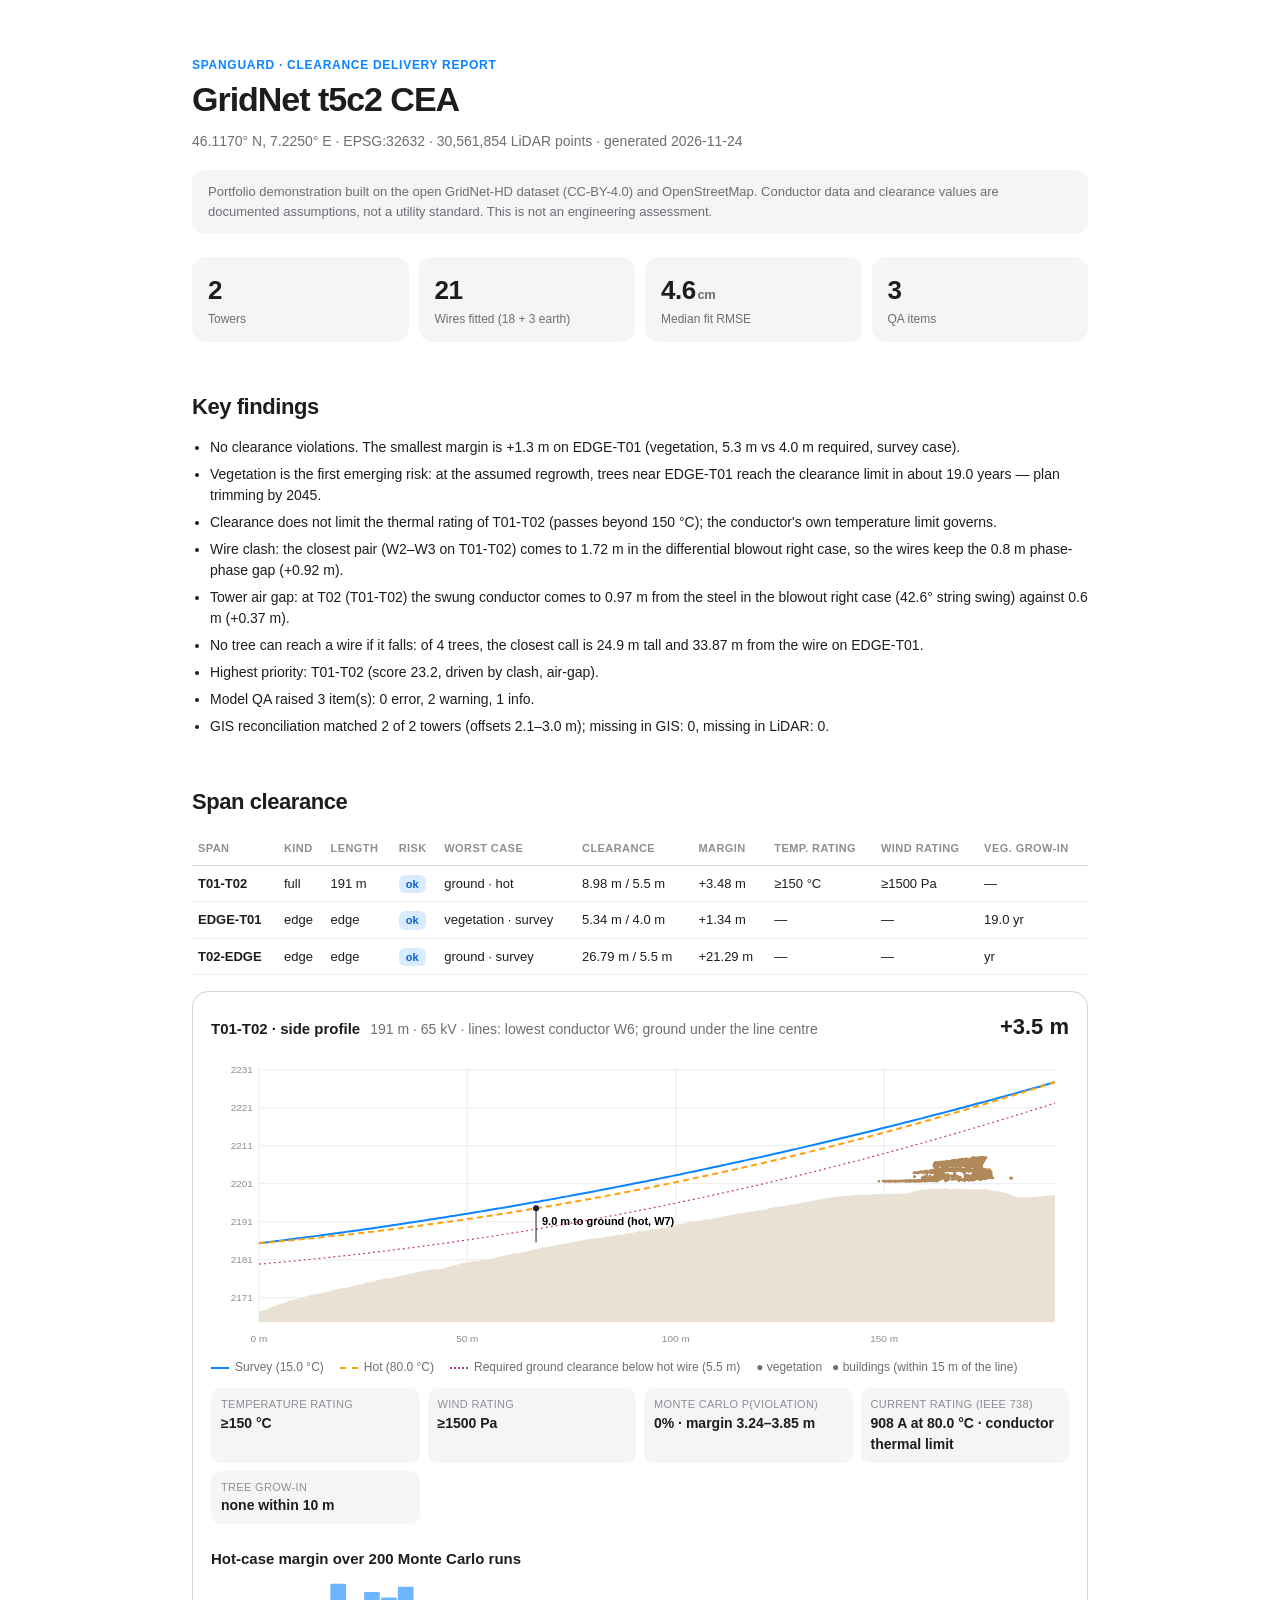
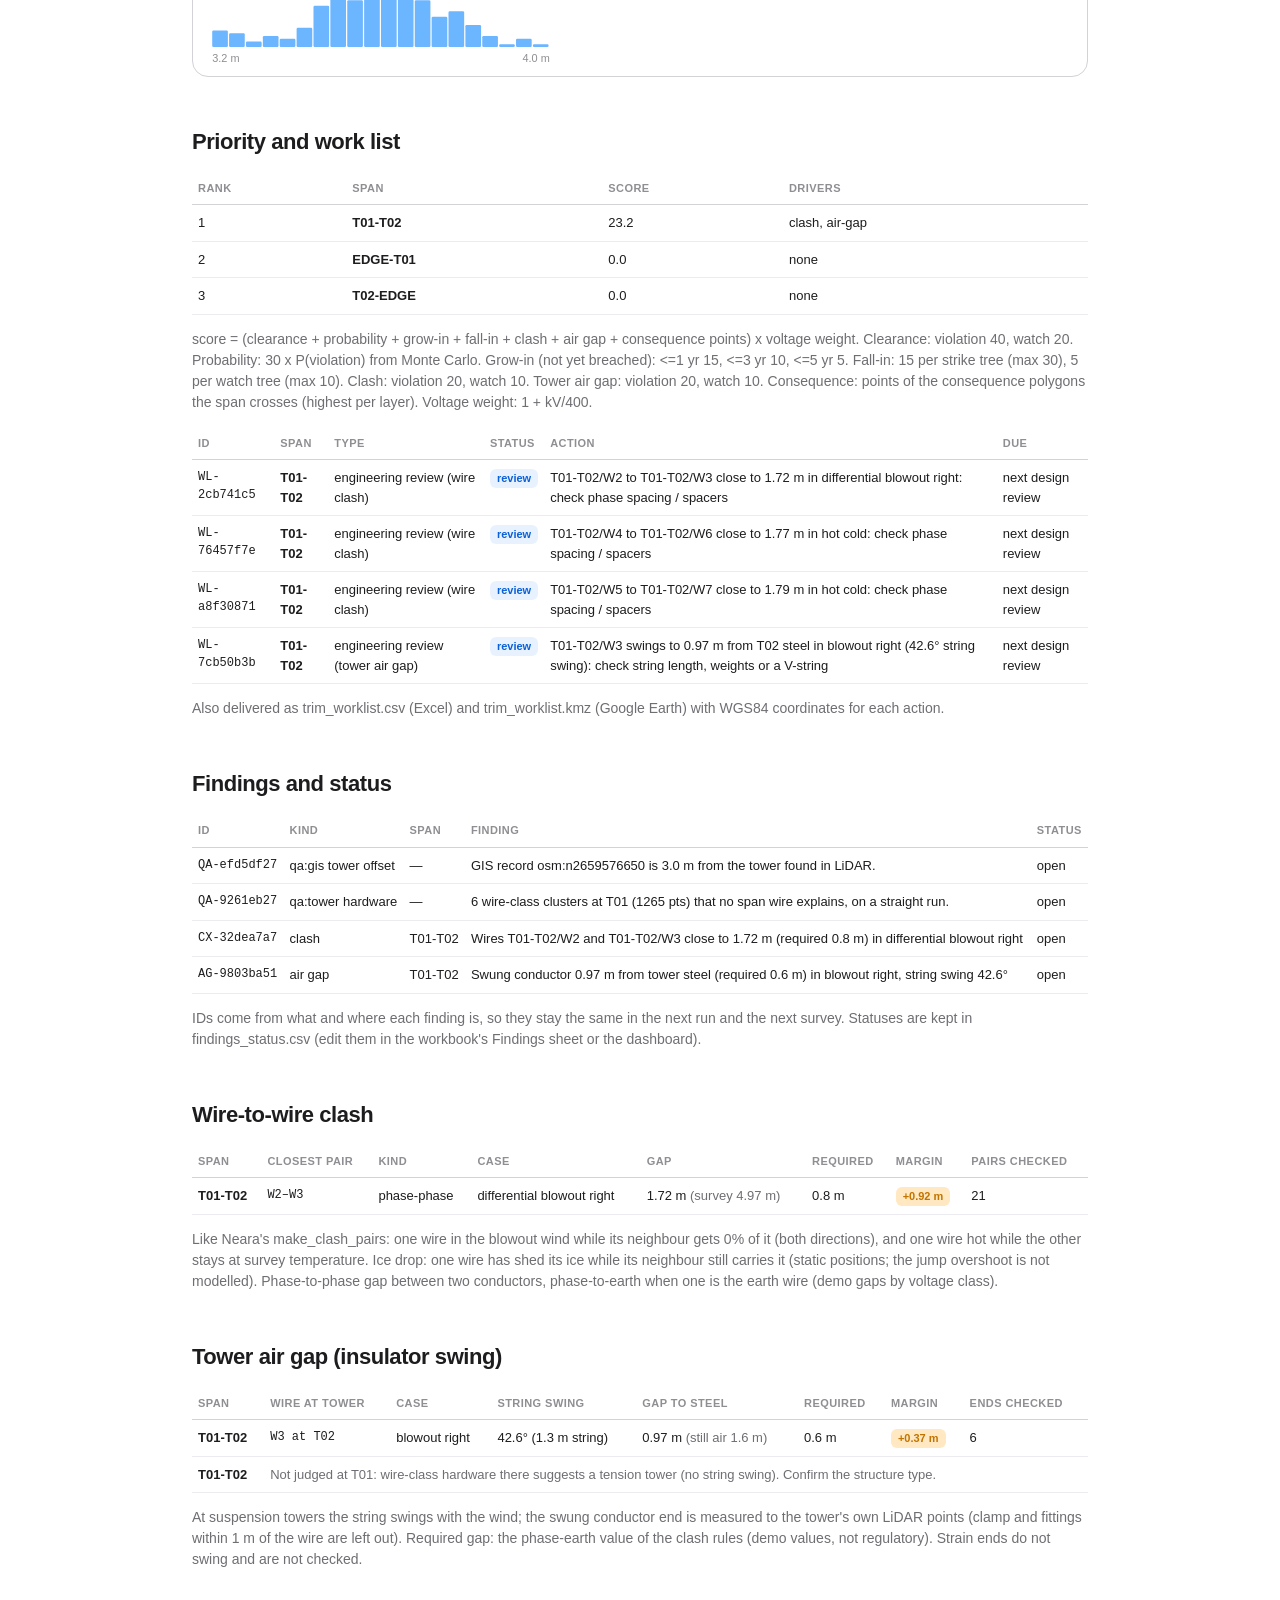
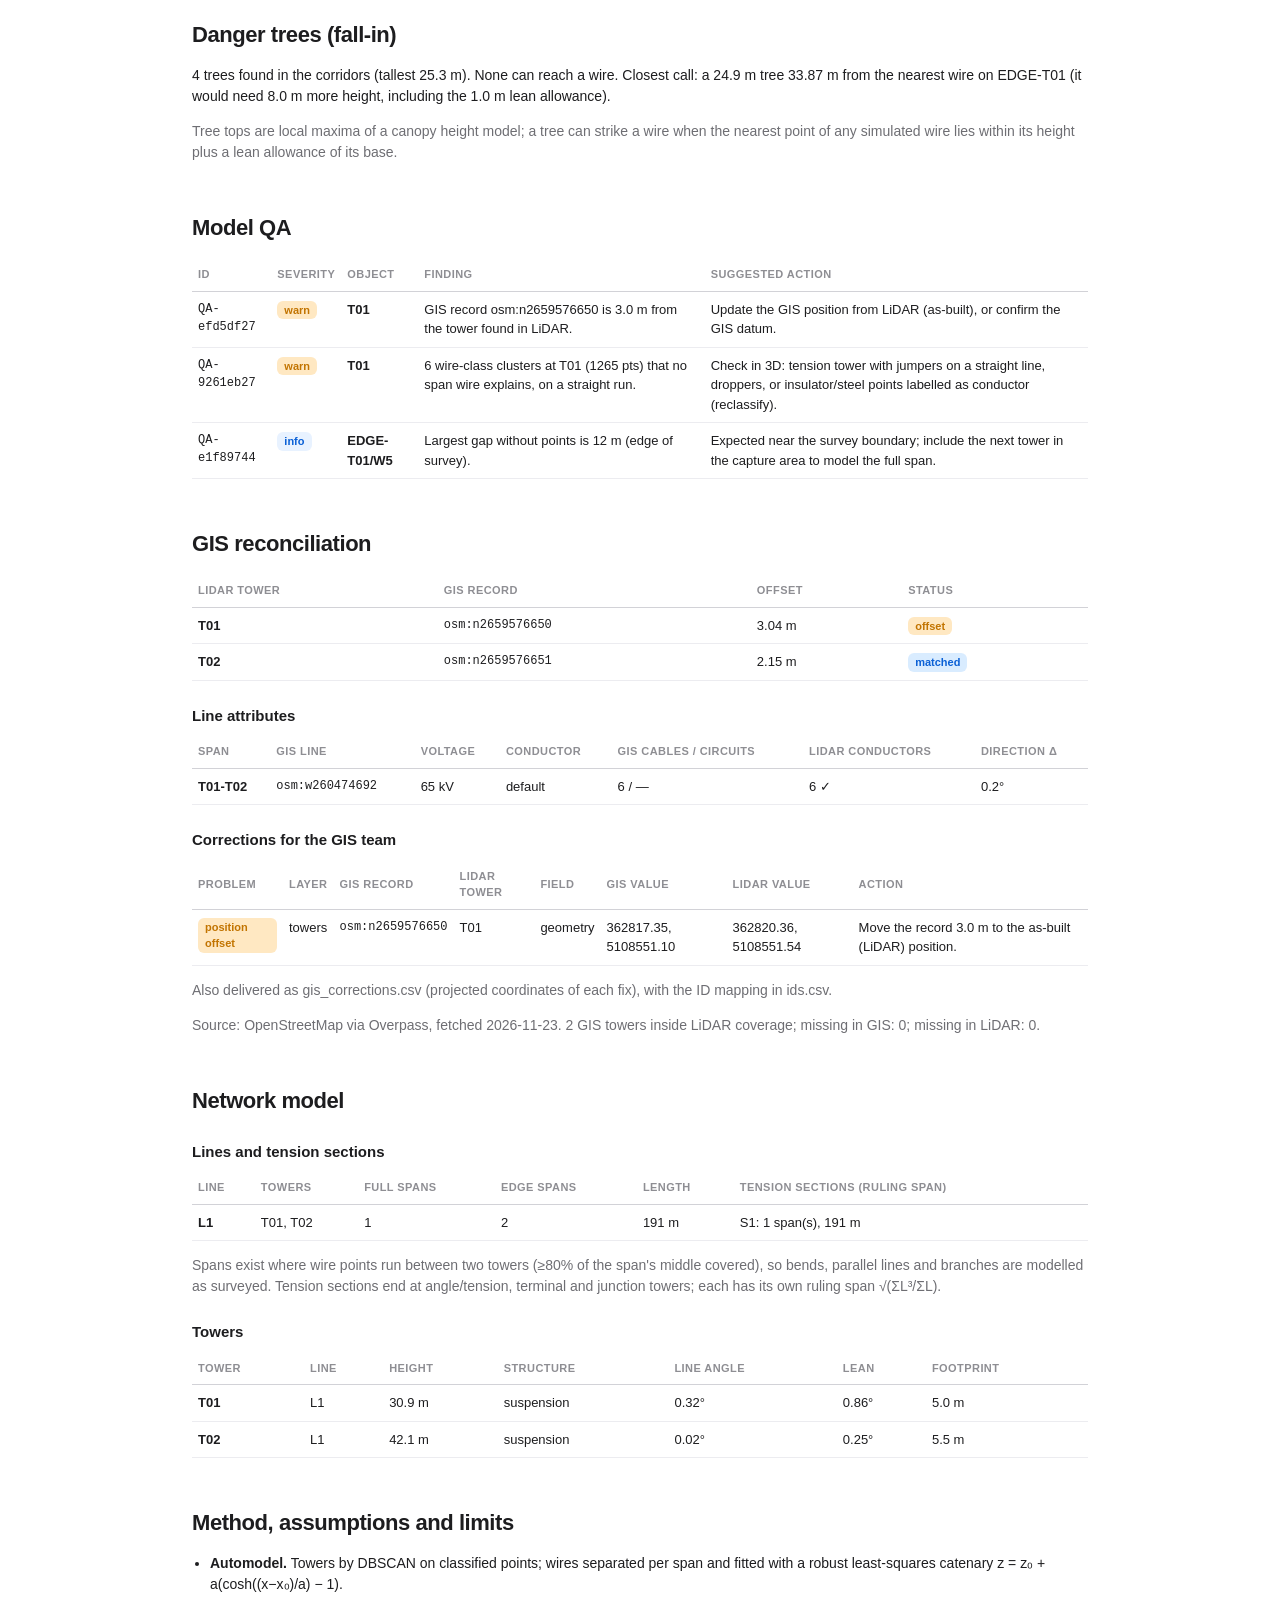
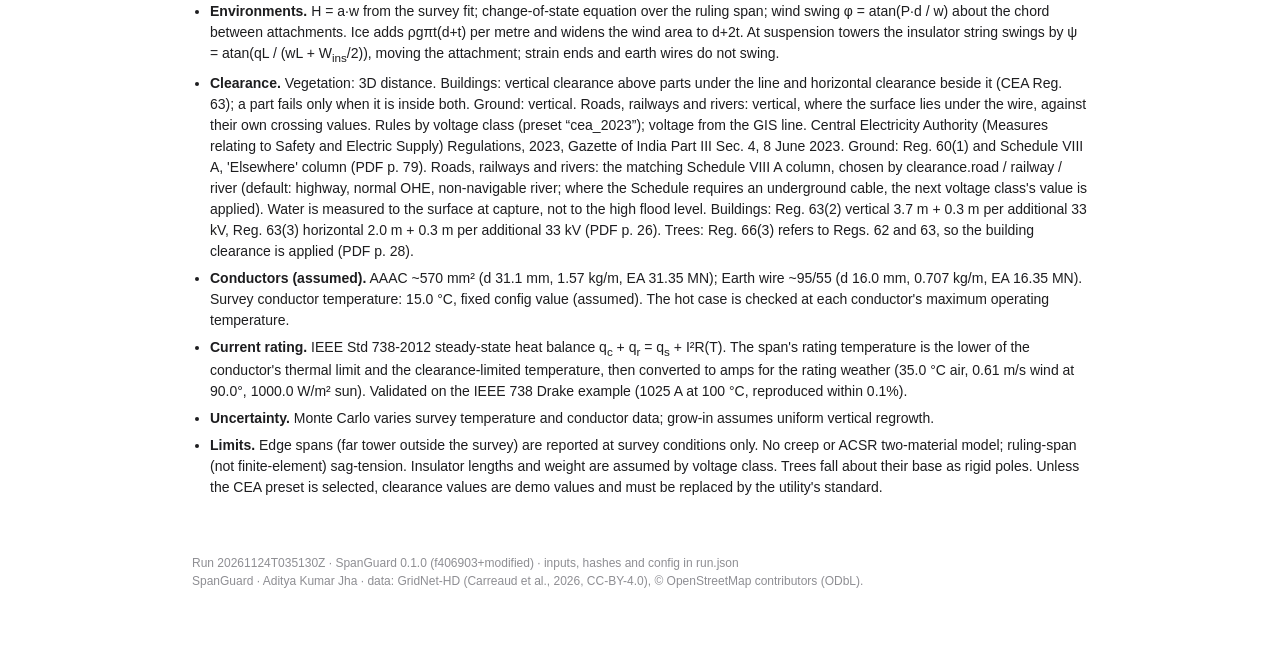
<file: data/gridnet_t5c2_cea/report.html>
<!doctype html>
<html lang="en"><head><meta charset="utf-8"><meta name="viewport" content="width=device-width, initial-scale=1">
<title>GridNet t5c2 CEA · SpanGuard report</title>
<style>
:root{--t:#1d1d1f;--t2:#6e6e73;--t3:#8e8e93;--f:#f5f5f7;--b:#d2d2d7;--a:#0a84ff;--warn:#c27400;--bad:#bf3989}
*{box-sizing:border-box}body{margin:0;font:14px/1.5 -apple-system,BlinkMacSystemFont,"SF Pro Text","Segoe UI",Inter,sans-serif;color:var(--t);background:#fff;-webkit-font-smoothing:antialiased}
main{max-width:960px;margin:0 auto;padding:56px 32px 80px}
h1{font-size:34px;letter-spacing:-.03em;margin:0 0 6px}h2{font-size:22px;letter-spacing:-.02em;margin:48px 0 14px}h3{font-size:15px;margin:24px 0 8px}
.sub{color:var(--t2)}.eyebrow{font-size:12px;font-weight:600;letter-spacing:.06em;text-transform:uppercase;color:var(--a)}
.disc{background:var(--f);border-radius:12px;padding:12px 16px;color:var(--t2);font-size:13px;margin-top:18px}
.kpis{display:grid;grid-template-columns:repeat(4,1fr);gap:10px;margin-top:24px}
.kpi{background:var(--f);border-radius:14px;padding:14px 16px}.kpi .v{font-size:26px;font-weight:600;letter-spacing:-.02em;font-variant-numeric:tabular-nums}
.kpi .u{font-size:13px;color:var(--t2);margin-left:2px}.kpi .k{font-size:12px;color:var(--t2)}
ul.find{padding-left:18px}ul.find li{margin:6px 0}
table{width:100%;border-collapse:collapse;font-size:13px;font-variant-numeric:tabular-nums}
th{text-align:left;font-size:11px;text-transform:uppercase;letter-spacing:.04em;color:var(--t3);font-weight:600;border-bottom:1px solid var(--b);padding:8px 6px}
td{border-bottom:1px solid #ececf0;padding:8px 6px;vertical-align:top}
.badge{display:inline-block;font-size:11px;font-weight:600;border-radius:6px;padding:1px 7px}
.ok{background:#d9ecff;color:#0a60d6}.watch,.warn{background:#ffe8c2;color:var(--warn)}.violation,.error{background:#f6d6e8;color:var(--bad)}.info{background:#e8f2ff;color:#0a60d6}
.card{border:1px solid var(--b);border-radius:16px;padding:18px 18px 12px;margin:16px 0}
.card .head{display:flex;align-items:baseline;gap:10px}.card .head .m{margin-left:auto;font-size:22px;font-weight:600;font-variant-numeric:tabular-nums}
.chart{width:100%;height:auto;display:block;margin-top:10px}
.chart .grid{stroke:#ececf0}.chart .ax{fill:var(--t3);font-size:10px}.chart .ground{fill:#e9e2d4}
.chart .veg{fill:#4f7f52;opacity:.75}.chart .bld{fill:#b08a5a}.chart .wire{fill:none;stroke:#0a84ff;stroke-width:2}
.chart .hot{fill:none;stroke:#ff9f0a;stroke-width:2;stroke-dasharray:6 4}.chart .limit{fill:none;stroke:#bf3989;stroke-width:1.2;stroke-dasharray:2 3}
.chart .lead{stroke:#1d1d1f;stroke-width:1}.chart .leadt{font-size:11px;font-weight:600}
.legend{display:flex;gap:16px;flex-wrap:wrap;font-size:12px;color:var(--t2);margin-top:6px}.legend i{display:inline-block;width:18px;height:0;border-top:2px solid;vertical-align:middle;margin-right:6px}
.facts{display:grid;grid-template-columns:repeat(4,1fr);gap:8px;margin-top:12px}.facts div{background:var(--f);border-radius:10px;padding:8px 10px}
.facts span{display:block;font-size:11px;color:var(--t3);text-transform:uppercase;letter-spacing:.03em}.facts b{font-variant-numeric:tabular-nums}
.chart .leadp{fill:#1d1d1f}.hist{width:340px;height:auto;display:block}.hist .pos{fill:#0a84ff;opacity:.6}.hist .neg{fill:#bf3989}.hist .ax{fill:var(--t3);font-size:9px}
.mono{font-family:ui-monospace,SFMono-Regular,Consolas,monospace;font-size:12px}
footer{margin-top:56px;color:var(--t3);font-size:12px}
@media print{main{padding:0}.card{break-inside:avoid}h2{break-after:avoid}}
</style></head><body><main>
<div class="eyebrow">SpanGuard · clearance delivery report</div>
<h1>GridNet t5c2 CEA</h1>
<div class="sub">46.1170° N, 7.2250° E · EPSG:32632 · 30,561,854 LiDAR points · generated 2026-11-24</div>
<div class="disc">Portfolio demonstration built on the open GridNet-HD dataset (CC-BY-4.0) and OpenStreetMap. Conductor data and clearance values are documented assumptions, not a utility standard. This is not an engineering assessment.</div>

<div class="kpis">
  <div class="kpi"><div class="v">2</div><div class="k">Towers</div></div>
  <div class="kpi"><div class="v">21</div><div class="k">Wires fitted (18 + 3 earth)</div></div>
  <div class="kpi"><div class="v">4.6<span class="u">cm</span></div><div class="k">Median fit RMSE</div></div>
  <div class="kpi"><div class="v">3</div><div class="k">QA items</div></div>
</div>

<h2>Key findings</h2>
<ul class="find"><li>No clearance violations. The smallest margin is +1.3 m on EDGE-T01 (vegetation, 5.3 m vs 4.0 m required, survey case).</li><li>Vegetation is the first emerging risk: at the assumed regrowth, trees near EDGE-T01 reach the clearance limit in about 19.0 years — plan trimming by 2045.</li><li>Clearance does not limit the thermal rating of T01-T02 (passes beyond 150 °C); the conductor&#39;s own temperature limit governs.</li><li>Wire clash: the closest pair (W2–W3 on T01-T02) comes to 1.72 m in the differential blowout right case, so the wires keep the 0.8 m phase-phase gap (+0.92 m).</li><li>Tower air gap: at T02 (T01-T02) the swung conductor comes to 0.97 m from the steel in the blowout right case (42.6° string swing) against 0.6 m (+0.37 m).</li><li>No tree can reach a wire if it falls: of 4 trees, the closest call is 24.9 m tall and 33.87 m from the wire on EDGE-T01.</li><li>Highest priority: T01-T02 (score 23.2, driven by clash, air-gap).</li><li>Model QA raised 3 item(s): 0 error, 2 warning, 1 info.</li><li>GIS reconciliation matched 2 of 2 towers (offsets 2.1–3.0 m); missing in GIS: 0, missing in LiDAR: 0.</li></ul>

<h2>Span clearance</h2>


<table><thead><tr><th>Span</th><th>Kind</th><th>Length</th><th>Risk</th><th>Worst case</th><th>Clearance</th><th>Margin</th><th>Temp. rating</th><th>Wind rating</th><th>Veg. grow-in</th></tr></thead><tbody>
<tr><td><b>T01-T02</b></td><td>full</td><td>191 m</td>
<td><span class="badge ok">ok</span></td>
<td>ground · hot</td><td>8.98 m / 5.5 m</td>
<td>+3.48 m</td>
<td>≥150 °C</td>
<td>≥1500 Pa</td>
<td>—</td></tr><tr><td><b>EDGE-T01</b></td><td>edge</td><td>edge</td>
<td><span class="badge ok">ok</span></td>
<td>vegetation · survey</td><td>5.34 m / 4.0 m</td>
<td>+1.34 m</td>
<td>—</td>
<td>—</td>
<td>19.0 yr</td></tr><tr><td><b>T02-EDGE</b></td><td>edge</td><td>edge</td>
<td><span class="badge ok">ok</span></td>
<td>ground · survey</td><td>26.79 m / 5.5 m</td>
<td>+21.29 m</td>
<td>—</td>
<td>—</td>
<td> yr</td></tr>
</tbody></table>


<div class="card"><div class="head"><h3 style="margin:0">T01-T02 · side profile</h3><span class="sub">191 m · 65 kV · lines: lowest conductor W6; ground under the line centre</span>
<span class="m">+3.5 m</span></div>
<svg viewBox="0 0 860 300" role="img" aria-label="Span side profile" class="chart"><line x1="48.0" y1="14" x2="48.0" y2="270" class="grid"/><text x="48.0" y="290" class="ax" text-anchor="middle">0 m</text><line x1="256.9" y1="14" x2="256.9" y2="270" class="grid"/><text x="256.9" y="290" class="ax" text-anchor="middle">50 m</text><line x1="465.8" y1="14" x2="465.8" y2="270" class="grid"/><text x="465.8" y="290" class="ax" text-anchor="middle">100 m</text><line x1="674.7" y1="14" x2="674.7" y2="270" class="grid"/><text x="674.7" y="290" class="ax" text-anchor="middle">150 m</text><line x1="48" y1="245.3" x2="846" y2="245.3" class="grid"/><text x="42" y="248.3" class="ax" text-anchor="end">2171</text><line x1="48" y1="207.2" x2="846" y2="207.2" class="grid"/><text x="42" y="210.2" class="ax" text-anchor="end">2181</text><line x1="48" y1="169.1" x2="846" y2="169.1" class="grid"/><text x="42" y="172.1" class="ax" text-anchor="end">2191</text><line x1="48" y1="131.0" x2="846" y2="131.0" class="grid"/><text x="42" y="134.0" class="ax" text-anchor="end">2201</text><line x1="48" y1="93.0" x2="846" y2="93.0" class="grid"/><text x="42" y="96.0" class="ax" text-anchor="end">2211</text><line x1="48" y1="54.9" x2="846" y2="54.9" class="grid"/><text x="42" y="57.9" class="ax" text-anchor="end">2221</text><line x1="48" y1="16.8" x2="846" y2="16.8" class="grid"/><text x="42" y="19.8" class="ax" text-anchor="end">2231</text><polygon points="48.0,270 48.0,258.6 52.2,258.2 56.4,256.9 60.5,255.0 64.7,253.2 68.9,251.9 73.1,250.6 77.2,249.1 81.4,247.5 85.6,246.8 89.8,245.0 94.0,244.3 98.1,243.3 102.3,242.1 106.5,241.1 110.7,241.1 114.8,239.5 119.0,238.8 123.2,237.2 127.4,236.6 131.6,235.9 135.7,235.3 139.9,234.0 144.1,233.4 148.3,232.2 152.5,231.6 156.6,229.7 160.8,229.7 165.0,228.4 169.2,227.3 173.3,226.1 177.5,225.9 181.7,225.6 185.9,224.0 190.1,223.5 194.2,222.3 198.4,221.8 202.6,220.4 206.8,219.9 210.9,218.7 215.1,218.1 219.3,217.3 223.5,217.1 227.7,216.8 231.8,216.6 236.0,215.0 240.2,213.5 244.4,212.8 248.5,211.7 252.7,210.6 256.9,210.1 261.1,208.8 265.3,208.6 269.4,208.0 273.6,207.1 277.8,207.1 282.0,206.3 286.1,204.8 290.3,204.1 294.5,202.8 298.7,202.3 302.9,200.6 307.0,200.9 311.2,199.8 315.4,199.1 319.6,198.3 323.7,197.2 327.9,196.5 332.1,194.6 336.3,194.7 340.5,193.6 344.6,193.2 348.8,192.0 353.0,191.5 357.2,190.5 361.4,190.0 365.5,189.3 369.7,188.1 373.9,187.7 378.1,186.3 382.2,186.2 386.4,185.8 390.6,185.5 394.8,184.6 399.0,183.8 403.1,183.1 407.3,182.5 411.5,182.2 415.7,181.5 419.8,180.4 424.0,180.0 428.2,178.9 432.4,178.3 436.6,178.0 440.7,176.9 444.9,176.3 449.1,176.2 453.3,175.4 457.4,174.4 461.6,173.9 465.8,172.5 470.0,171.2 474.2,170.6 478.3,170.0 482.5,169.2 486.7,168.7 490.9,168.1 495.0,167.0 499.2,167.0 503.4,166.0 507.6,165.1 511.8,164.5 515.9,163.2 520.1,162.7 524.3,161.9 528.5,161.0 532.6,160.6 536.8,159.6 541.0,158.8 545.2,158.5 549.4,157.5 553.5,157.3 557.7,156.2 561.9,155.2 566.1,154.4 570.3,153.8 574.4,153.4 578.6,152.8 582.8,151.7 587.0,151.3 591.1,150.2 595.3,149.7 599.5,149.1 603.7,147.9 607.9,147.2 612.0,146.7 616.2,145.9 620.4,145.0 624.6,144.3 628.7,143.8 632.9,143.5 637.1,143.1 641.3,142.9 645.5,142.3 649.6,142.2 653.8,141.9 658.0,142.0 662.2,141.5 666.3,141.5 670.5,141.3 674.7,141.1 678.9,141.1 683.1,141.3 687.2,141.1 691.4,141.1 695.6,141.1 699.8,140.1 703.9,138.8 708.1,138.1 712.3,136.8 716.5,136.7 720.7,136.4 724.8,136.3 729.0,136.0 733.2,136.2 737.4,135.5 741.5,136.7 745.7,136.4 749.9,136.3 754.1,136.5 758.3,136.5 762.4,136.8 766.6,136.9 770.8,136.8 775.0,136.5 779.2,136.8 783.3,138.0 787.5,138.3 791.7,139.1 795.9,140.0 800.0,141.4 804.2,143.3 808.4,144.5 812.6,144.9 816.8,144.9 820.9,144.4 825.1,144.3 829.3,143.8 833.5,143.5 837.6,143.1 841.8,142.5 846.0,142.2 846.0,270" class="ground"/><circle cx="754.7" cy="127.1" r="1.3" class="bld"/><circle cx="727.9" cy="126.7" r="1.3" class="bld"/><circle cx="771.0" cy="106.5" r="1.3" class="bld"/><circle cx="727.8" cy="126.6" r="1.3" class="bld"/><circle cx="726.4" cy="111.0" r="1.3" class="bld"/><circle cx="738.8" cy="113.7" r="1.3" class="bld"/><circle cx="755.8" cy="118.3" r="1.3" class="bld"/><circle cx="775.2" cy="125.9" r="1.3" class="bld"/><circle cx="765.7" cy="116.3" r="1.3" class="bld"/><circle cx="725.8" cy="111.3" r="1.3" class="bld"/><circle cx="699.6" cy="128.2" r="1.3" class="bld"/><circle cx="730.1" cy="125.9" r="1.3" class="bld"/><circle cx="770.6" cy="125.7" r="1.3" class="bld"/><circle cx="757.1" cy="126.6" r="1.3" class="bld"/><circle cx="688.0" cy="128.3" r="1.3" class="bld"/><circle cx="766.2" cy="124.5" r="1.3" class="bld"/><circle cx="759.2" cy="116.5" r="1.3" class="bld"/><circle cx="732.1" cy="109.6" r="1.3" class="bld"/><circle cx="766.9" cy="118.1" r="1.3" class="bld"/><circle cx="763.1" cy="121.8" r="1.3" class="bld"/><circle cx="774.9" cy="106.9" r="1.3" class="bld"/><circle cx="727.6" cy="126.5" r="1.3" class="bld"/><circle cx="726.0" cy="111.6" r="1.3" class="bld"/><circle cx="775.9" cy="123.0" r="1.3" class="bld"/><circle cx="775.3" cy="122.9" r="1.3" class="bld"/><circle cx="716.3" cy="118.3" r="1.3" class="bld"/><circle cx="765.8" cy="106.6" r="1.3" class="bld"/><circle cx="730.3" cy="117.8" r="1.3" class="bld"/><circle cx="742.1" cy="123.4" r="1.3" class="bld"/><circle cx="752.4" cy="112.7" r="1.3" class="bld"/><circle cx="776.9" cy="116.6" r="1.3" class="bld"/><circle cx="740.2" cy="116.2" r="1.3" class="bld"/><circle cx="704.6" cy="120.2" r="1.3" class="bld"/><circle cx="769.8" cy="111.6" r="1.3" class="bld"/><circle cx="730.2" cy="112.2" r="1.3" class="bld"/><circle cx="771.3" cy="115.2" r="1.3" class="bld"/><circle cx="737.9" cy="113.7" r="1.3" class="bld"/><circle cx="773.3" cy="108.8" r="1.3" class="bld"/><circle cx="758.1" cy="110.4" r="1.3" class="bld"/><circle cx="770.1" cy="121.9" r="1.3" class="bld"/><circle cx="733.1" cy="124.6" r="1.3" class="bld"/><circle cx="711.1" cy="128.2" r="1.3" class="bld"/><circle cx="678.3" cy="128.5" r="1.3" class="bld"/><circle cx="772.6" cy="115.2" r="1.3" class="bld"/><circle cx="768.9" cy="119.0" r="1.3" class="bld"/><circle cx="710.8" cy="127.8" r="1.3" class="bld"/><circle cx="685.7" cy="128.4" r="1.3" class="bld"/><circle cx="771.6" cy="114.3" r="1.3" class="bld"/><circle cx="743.3" cy="110.8" r="1.3" class="bld"/><circle cx="729.8" cy="117.1" r="1.3" class="bld"/><circle cx="750.6" cy="126.8" r="1.3" class="bld"/><circle cx="740.2" cy="117.3" r="1.3" class="bld"/><circle cx="727.9" cy="122.9" r="1.3" class="bld"/><circle cx="751.4" cy="115.0" r="1.3" class="bld"/><circle cx="755.5" cy="122.1" r="1.3" class="bld"/><circle cx="726.6" cy="128.2" r="1.3" class="bld"/><circle cx="735.2" cy="124.6" r="1.3" class="bld"/><circle cx="714.1" cy="120.2" r="1.3" class="bld"/><circle cx="762.9" cy="125.3" r="1.3" class="bld"/><circle cx="770.5" cy="114.1" r="1.3" class="bld"/><circle cx="743.0" cy="114.9" r="1.3" class="bld"/><circle cx="730.3" cy="109.5" r="1.3" class="bld"/><circle cx="774.3" cy="106.7" r="1.3" class="bld"/><circle cx="773.3" cy="122.8" r="1.3" class="bld"/><circle cx="763.4" cy="110.6" r="1.3" class="bld"/><circle cx="776.0" cy="121.0" r="1.3" class="bld"/><circle cx="769.0" cy="126.2" r="1.3" class="bld"/><circle cx="735.4" cy="125.9" r="1.3" class="bld"/><circle cx="751.4" cy="107.7" r="1.3" class="bld"/><circle cx="737.6" cy="124.2" r="1.3" class="bld"/><circle cx="774.9" cy="104.8" r="1.3" class="bld"/><circle cx="745.4" cy="123.5" r="1.3" class="bld"/><circle cx="771.1" cy="123.2" r="1.3" class="bld"/><circle cx="769.5" cy="124.0" r="1.3" class="bld"/><circle cx="759.5" cy="122.7" r="1.3" class="bld"/><circle cx="750.2" cy="108.7" r="1.3" class="bld"/><circle cx="730.1" cy="123.0" r="1.3" class="bld"/><circle cx="727.2" cy="126.3" r="1.3" class="bld"/><circle cx="766.5" cy="119.9" r="1.3" class="bld"/><circle cx="752.1" cy="116.2" r="1.3" class="bld"/><circle cx="768.0" cy="106.7" r="1.3" class="bld"/><circle cx="773.6" cy="122.9" r="1.3" class="bld"/><circle cx="727.9" cy="111.1" r="1.3" class="bld"/><circle cx="729.2" cy="112.7" r="1.3" class="bld"/><circle cx="752.3" cy="117.2" r="1.3" class="bld"/><circle cx="764.3" cy="105.0" r="1.3" class="bld"/><circle cx="717.4" cy="121.3" r="1.3" class="bld"/><circle cx="752.0" cy="106.6" r="1.3" class="bld"/><circle cx="769.2" cy="107.8" r="1.3" class="bld"/><circle cx="766.6" cy="122.8" r="1.3" class="bld"/><circle cx="743.6" cy="124.7" r="1.3" class="bld"/><circle cx="773.0" cy="123.1" r="1.3" class="bld"/><circle cx="747.8" cy="109.1" r="1.3" class="bld"/><circle cx="764.2" cy="126.5" r="1.3" class="bld"/><circle cx="697.7" cy="128.3" r="1.3" class="bld"/><circle cx="773.8" cy="123.0" r="1.3" class="bld"/><circle cx="708.2" cy="128.5" r="1.3" class="bld"/><circle cx="766.7" cy="109.6" r="1.3" class="bld"/><circle cx="775.6" cy="121.5" r="1.3" class="bld"/><circle cx="768.3" cy="107.7" r="1.3" class="bld"/><circle cx="740.8" cy="110.7" r="1.3" class="bld"/><circle cx="768.1" cy="124.4" r="1.3" class="bld"/><circle cx="730.3" cy="122.6" r="1.3" class="bld"/><circle cx="742.5" cy="108.7" r="1.3" class="bld"/><circle cx="768.2" cy="117.4" r="1.3" class="bld"/><circle cx="710.3" cy="128.2" r="1.3" class="bld"/><circle cx="717.1" cy="127.8" r="1.3" class="bld"/><circle cx="766.6" cy="123.5" r="1.3" class="bld"/><circle cx="765.7" cy="109.0" r="1.3" class="bld"/><circle cx="716.1" cy="128.3" r="1.3" class="bld"/><circle cx="726.8" cy="117.4" r="1.3" class="bld"/><circle cx="721.0" cy="127.8" r="1.3" class="bld"/><circle cx="744.3" cy="108.2" r="1.3" class="bld"/><circle cx="722.3" cy="120.2" r="1.3" class="bld"/><circle cx="725.8" cy="124.6" r="1.3" class="bld"/><circle cx="764.3" cy="127.0" r="1.3" class="bld"/><circle cx="769.5" cy="122.8" r="1.3" class="bld"/><circle cx="711.1" cy="119.2" r="1.3" class="bld"/><circle cx="725.5" cy="117.6" r="1.3" class="bld"/><circle cx="722.9" cy="127.7" r="1.3" class="bld"/><circle cx="725.6" cy="113.4" r="1.3" class="bld"/><circle cx="701.9" cy="128.3" r="1.3" class="bld"/><circle cx="771.5" cy="114.5" r="1.3" class="bld"/><circle cx="722.2" cy="119.2" r="1.3" class="bld"/><circle cx="779.7" cy="117.0" r="1.3" class="bld"/><circle cx="763.4" cy="121.9" r="1.3" class="bld"/><circle cx="747.2" cy="107.2" r="1.3" class="bld"/><circle cx="728.9" cy="117.9" r="1.3" class="bld"/><circle cx="716.4" cy="118.3" r="1.3" class="bld"/><circle cx="760.0" cy="109.5" r="1.3" class="bld"/><circle cx="709.8" cy="128.0" r="1.3" class="bld"/><circle cx="772.0" cy="119.1" r="1.3" class="bld"/><circle cx="711.6" cy="119.3" r="1.3" class="bld"/><circle cx="760.8" cy="110.4" r="1.3" class="bld"/><circle cx="758.4" cy="116.3" r="1.3" class="bld"/><circle cx="745.2" cy="120.0" r="1.3" class="bld"/><circle cx="732.8" cy="109.7" r="1.3" class="bld"/><circle cx="771.5" cy="111.3" r="1.3" class="bld"/><circle cx="780.2" cy="124.5" r="1.3" class="bld"/><circle cx="730.2" cy="123.2" r="1.3" class="bld"/><circle cx="729.9" cy="123.0" r="1.3" class="bld"/><circle cx="708.3" cy="128.2" r="1.3" class="bld"/><circle cx="754.0" cy="127.0" r="1.3" class="bld"/><circle cx="771.0" cy="125.6" r="1.3" class="bld"/><circle cx="720.2" cy="123.4" r="1.3" class="bld"/><circle cx="771.8" cy="114.9" r="1.3" class="bld"/><circle cx="752.4" cy="113.2" r="1.3" class="bld"/><circle cx="742.8" cy="123.9" r="1.3" class="bld"/><circle cx="764.8" cy="111.7" r="1.3" class="bld"/><circle cx="754.5" cy="109.2" r="1.3" class="bld"/><circle cx="727.3" cy="119.4" r="1.3" class="bld"/><circle cx="767.0" cy="126.1" r="1.3" class="bld"/><circle cx="750.9" cy="117.5" r="1.3" class="bld"/><circle cx="769.8" cy="122.9" r="1.3" class="bld"/><circle cx="675.4" cy="128.7" r="1.3" class="bld"/><circle cx="728.8" cy="126.9" r="1.3" class="bld"/><circle cx="714.2" cy="127.9" r="1.3" class="bld"/><circle cx="730.5" cy="126.4" r="1.3" class="bld"/><circle cx="751.0" cy="125.1" r="1.3" class="bld"/><circle cx="760.2" cy="109.8" r="1.3" class="bld"/><circle cx="696.3" cy="128.2" r="1.3" class="bld"/><circle cx="747.1" cy="116.3" r="1.3" class="bld"/><circle cx="747.1" cy="111.6" r="1.3" class="bld"/><circle cx="767.7" cy="118.2" r="1.3" class="bld"/><circle cx="732.7" cy="113.9" r="1.3" class="bld"/><circle cx="726.3" cy="124.8" r="1.3" class="bld"/><circle cx="775.8" cy="123.7" r="1.3" class="bld"/><circle cx="768.3" cy="110.5" r="1.3" class="bld"/><circle cx="765.7" cy="124.4" r="1.3" class="bld"/><circle cx="736.2" cy="116.6" r="1.3" class="bld"/><circle cx="728.3" cy="126.7" r="1.3" class="bld"/><circle cx="770.5" cy="117.0" r="1.3" class="bld"/><circle cx="773.7" cy="105.8" r="1.3" class="bld"/><circle cx="755.8" cy="108.3" r="1.3" class="bld"/><circle cx="773.0" cy="119.2" r="1.3" class="bld"/><circle cx="737.3" cy="118.2" r="1.3" class="bld"/><circle cx="756.2" cy="126.5" r="1.3" class="bld"/><circle cx="733.5" cy="122.6" r="1.3" class="bld"/><circle cx="726.6" cy="128.1" r="1.3" class="bld"/><circle cx="685.7" cy="128.4" r="1.3" class="bld"/><circle cx="765.9" cy="105.9" r="1.3" class="bld"/><circle cx="761.1" cy="111.7" r="1.3" class="bld"/><circle cx="770.8" cy="113.2" r="1.3" class="bld"/><circle cx="717.1" cy="128.1" r="1.3" class="bld"/><circle cx="737.7" cy="113.2" r="1.3" class="bld"/><circle cx="762.7" cy="127.0" r="1.3" class="bld"/><circle cx="730.4" cy="120.0" r="1.3" class="bld"/><circle cx="736.8" cy="112.0" r="1.3" class="bld"/><circle cx="739.1" cy="117.2" r="1.3" class="bld"/><circle cx="763.9" cy="127.0" r="1.3" class="bld"/><circle cx="762.9" cy="117.3" r="1.3" class="bld"/><circle cx="770.5" cy="104.8" r="1.3" class="bld"/><circle cx="775.9" cy="120.4" r="1.3" class="bld"/><circle cx="766.3" cy="113.9" r="1.3" class="bld"/><circle cx="754.7" cy="116.8" r="1.3" class="bld"/><circle cx="685.0" cy="128.6" r="1.3" class="bld"/><circle cx="696.9" cy="128.4" r="1.3" class="bld"/><circle cx="763.0" cy="124.1" r="1.3" class="bld"/><circle cx="749.0" cy="109.8" r="1.3" class="bld"/><circle cx="772.2" cy="105.1" r="1.3" class="bld"/><circle cx="774.9" cy="107.9" r="1.3" class="bld"/><circle cx="762.5" cy="125.3" r="1.3" class="bld"/><circle cx="770.4" cy="125.1" r="1.3" class="bld"/><circle cx="743.8" cy="124.1" r="1.3" class="bld"/><circle cx="721.0" cy="123.7" r="1.3" class="bld"/><circle cx="727.5" cy="116.9" r="1.3" class="bld"/><circle cx="711.2" cy="128.1" r="1.3" class="bld"/><circle cx="700.6" cy="128.2" r="1.3" class="bld"/><circle cx="757.1" cy="126.7" r="1.3" class="bld"/><circle cx="760.5" cy="117.4" r="1.3" class="bld"/><circle cx="723.3" cy="117.3" r="1.3" class="bld"/><circle cx="726.9" cy="122.4" r="1.3" class="bld"/><circle cx="719.1" cy="125.9" r="1.3" class="bld"/><circle cx="748.7" cy="116.4" r="1.3" class="bld"/><circle cx="782.3" cy="124.6" r="1.3" class="bld"/><circle cx="738.0" cy="118.2" r="1.3" class="bld"/><circle cx="720.5" cy="118.9" r="1.3" class="bld"/><circle cx="766.1" cy="122.0" r="1.3" class="bld"/><circle cx="750.9" cy="107.1" r="1.3" class="bld"/><circle cx="757.8" cy="111.8" r="1.3" class="bld"/><circle cx="698.4" cy="128.2" r="1.3" class="bld"/><circle cx="732.4" cy="113.5" r="1.3" class="bld"/><circle cx="761.1" cy="107.8" r="1.3" class="bld"/><circle cx="738.7" cy="113.0" r="1.3" class="bld"/><circle cx="730.5" cy="109.5" r="1.3" class="bld"/><circle cx="720.7" cy="119.2" r="1.3" class="bld"/><circle cx="766.2" cy="123.2" r="1.3" class="bld"/><circle cx="775.9" cy="124.6" r="1.3" class="bld"/><circle cx="728.0" cy="128.3" r="1.3" class="bld"/><circle cx="763.8" cy="124.0" r="1.3" class="bld"/><circle cx="772.2" cy="106.5" r="1.3" class="bld"/><circle cx="758.5" cy="118.3" r="1.3" class="bld"/><circle cx="726.1" cy="119.9" r="1.3" class="bld"/><circle cx="775.1" cy="105.9" r="1.3" class="bld"/><circle cx="747.5" cy="118.0" r="1.3" class="bld"/><circle cx="767.1" cy="123.0" r="1.3" class="bld"/><circle cx="741.2" cy="110.9" r="1.3" class="bld"/><circle cx="738.6" cy="110.4" r="1.3" class="bld"/><circle cx="694.2" cy="128.3" r="1.3" class="bld"/><circle cx="726.4" cy="126.7" r="1.3" class="bld"/><circle cx="760.4" cy="116.3" r="1.3" class="bld"/><circle cx="764.1" cy="108.0" r="1.3" class="bld"/><circle cx="726.3" cy="120.3" r="1.3" class="bld"/><circle cx="712.8" cy="119.2" r="1.3" class="bld"/><circle cx="679.8" cy="128.5" r="1.3" class="bld"/><circle cx="738.3" cy="126.6" r="1.3" class="bld"/><circle cx="745.2" cy="116.7" r="1.3" class="bld"/><circle cx="776.9" cy="125.6" r="1.3" class="bld"/><circle cx="706.6" cy="128.2" r="1.3" class="bld"/><circle cx="776.6" cy="120.8" r="1.3" class="bld"/><circle cx="778.1" cy="122.2" r="1.3" class="bld"/><circle cx="752.5" cy="108.8" r="1.3" class="bld"/><circle cx="757.9" cy="108.6" r="1.3" class="bld"/><circle cx="767.2" cy="111.9" r="1.3" class="bld"/><circle cx="771.0" cy="117.8" r="1.3" class="bld"/><circle cx="769.0" cy="115.4" r="1.3" class="bld"/><circle cx="753.5" cy="112.9" r="1.3" class="bld"/><circle cx="754.3" cy="112.5" r="1.3" class="bld"/><circle cx="766.7" cy="110.3" r="1.3" class="bld"/><circle cx="750.0" cy="109.3" r="1.3" class="bld"/><circle cx="751.6" cy="113.9" r="1.3" class="bld"/><circle cx="727.3" cy="116.6" r="1.3" class="bld"/><circle cx="730.2" cy="123.1" r="1.3" class="bld"/><circle cx="728.3" cy="109.6" r="1.3" class="bld"/><circle cx="766.9" cy="123.8" r="1.3" class="bld"/><circle cx="736.7" cy="116.3" r="1.3" class="bld"/><circle cx="772.7" cy="122.2" r="1.3" class="bld"/><circle cx="733.2" cy="123.9" r="1.3" class="bld"/><circle cx="743.6" cy="109.8" r="1.3" class="bld"/><circle cx="732.1" cy="117.1" r="1.3" class="bld"/><circle cx="775.9" cy="120.2" r="1.3" class="bld"/><circle cx="735.5" cy="116.7" r="1.3" class="bld"/><circle cx="778.5" cy="121.9" r="1.3" class="bld"/><circle cx="733.7" cy="117.2" r="1.3" class="bld"/><circle cx="772.2" cy="125.2" r="1.3" class="bld"/><circle cx="757.2" cy="106.8" r="1.3" class="bld"/><circle cx="772.6" cy="104.9" r="1.3" class="bld"/><circle cx="729.6" cy="116.4" r="1.3" class="bld"/><circle cx="745.5" cy="120.8" r="1.3" class="bld"/><circle cx="720.7" cy="128.0" r="1.3" class="bld"/><circle cx="781.4" cy="123.4" r="1.3" class="bld"/><circle cx="744.5" cy="112.3" r="1.3" class="bld"/><circle cx="764.0" cy="126.2" r="1.3" class="bld"/><circle cx="777.0" cy="124.9" r="1.3" class="bld"/><circle cx="773.4" cy="105.0" r="1.3" class="bld"/><circle cx="767.8" cy="122.9" r="1.3" class="bld"/><circle cx="709.5" cy="128.3" r="1.3" class="bld"/><circle cx="729.9" cy="109.8" r="1.3" class="bld"/><circle cx="709.6" cy="128.2" r="1.3" class="bld"/><circle cx="738.3" cy="122.0" r="1.3" class="bld"/><circle cx="764.2" cy="124.0" r="1.3" class="bld"/><circle cx="753.5" cy="106.3" r="1.3" class="bld"/><circle cx="774.0" cy="108.8" r="1.3" class="bld"/><circle cx="773.4" cy="107.5" r="1.3" class="bld"/><circle cx="733.1" cy="110.8" r="1.3" class="bld"/><circle cx="704.8" cy="123.9" r="1.3" class="bld"/><circle cx="728.0" cy="123.3" r="1.3" class="bld"/><circle cx="769.8" cy="120.4" r="1.3" class="bld"/><circle cx="727.5" cy="112.6" r="1.3" class="bld"/><circle cx="768.9" cy="116.7" r="1.3" class="bld"/><circle cx="714.9" cy="128.0" r="1.3" class="bld"/><circle cx="743.4" cy="112.8" r="1.3" class="bld"/><circle cx="765.5" cy="110.4" r="1.3" class="bld"/><circle cx="772.1" cy="110.7" r="1.3" class="bld"/><circle cx="772.1" cy="112.6" r="1.3" class="bld"/><circle cx="730.9" cy="125.3" r="1.3" class="bld"/><circle cx="750.0" cy="116.1" r="1.3" class="bld"/><circle cx="773.2" cy="115.5" r="1.3" class="bld"/><circle cx="677.4" cy="128.4" r="1.3" class="bld"/><circle cx="758.6" cy="127.1" r="1.3" class="bld"/><circle cx="751.0" cy="109.6" r="1.3" class="bld"/><circle cx="735.8" cy="113.8" r="1.3" class="bld"/><circle cx="774.6" cy="107.5" r="1.3" class="bld"/><circle cx="757.6" cy="111.5" r="1.3" class="bld"/><circle cx="772.0" cy="105.7" r="1.3" class="bld"/><circle cx="752.8" cy="107.9" r="1.3" class="bld"/><circle cx="768.7" cy="120.2" r="1.3" class="bld"/><circle cx="728.8" cy="120.0" r="1.3" class="bld"/><circle cx="770.5" cy="116.0" r="1.3" class="bld"/><circle cx="769.5" cy="114.1" r="1.3" class="bld"/><circle cx="765.0" cy="124.5" r="1.3" class="bld"/><circle cx="765.5" cy="125.7" r="1.3" class="bld"/><circle cx="728.9" cy="116.9" r="1.3" class="bld"/><circle cx="731.8" cy="111.5" r="1.3" class="bld"/><circle cx="771.7" cy="111.3" r="1.3" class="bld"/><circle cx="753.9" cy="111.0" r="1.3" class="bld"/><circle cx="781.9" cy="119.5" r="1.3" class="bld"/><circle cx="770.3" cy="117.7" r="1.3" class="bld"/><circle cx="727.7" cy="122.4" r="1.3" class="bld"/><circle cx="754.2" cy="117.3" r="1.3" class="bld"/><circle cx="771.3" cy="118.1" r="1.3" class="bld"/><circle cx="751.5" cy="112.0" r="1.3" class="bld"/><circle cx="753.5" cy="127.6" r="1.3" class="bld"/><circle cx="765.3" cy="105.7" r="1.3" class="bld"/><circle cx="778.9" cy="124.2" r="1.3" class="bld"/><circle cx="763.0" cy="123.8" r="1.3" class="bld"/><circle cx="728.7" cy="125.8" r="1.3" class="bld"/><circle cx="775.6" cy="124.0" r="1.3" class="bld"/><circle cx="723.5" cy="126.7" r="1.3" class="bld"/><circle cx="746.8" cy="117.9" r="1.3" class="bld"/><circle cx="773.6" cy="120.0" r="1.3" class="bld"/><circle cx="734.9" cy="122.9" r="1.3" class="bld"/><circle cx="729.6" cy="122.7" r="1.3" class="bld"/><circle cx="746.1" cy="122.6" r="1.3" class="bld"/><circle cx="741.0" cy="108.8" r="1.3" class="bld"/><circle cx="705.8" cy="119.9" r="1.3" class="bld"/><circle cx="773.2" cy="124.8" r="1.3" class="bld"/><circle cx="762.9" cy="125.8" r="1.3" class="bld"/><circle cx="769.5" cy="119.8" r="1.3" class="bld"/><circle cx="741.4" cy="117.5" r="1.3" class="bld"/><circle cx="774.1" cy="105.6" r="1.3" class="bld"/><circle cx="756.1" cy="111.2" r="1.3" class="bld"/><circle cx="770.3" cy="115.4" r="1.3" class="bld"/><circle cx="739.8" cy="109.0" r="1.3" class="bld"/><circle cx="769.0" cy="119.0" r="1.3" class="bld"/><circle cx="781.2" cy="118.7" r="1.3" class="bld"/><circle cx="725.1" cy="126.0" r="1.3" class="bld"/><circle cx="771.5" cy="122.8" r="1.3" class="bld"/><circle cx="736.1" cy="128.2" r="1.3" class="bld"/><circle cx="727.4" cy="126.8" r="1.3" class="bld"/><circle cx="716.2" cy="128.2" r="1.3" class="bld"/><circle cx="765.4" cy="114.0" r="1.3" class="bld"/><circle cx="739.5" cy="117.0" r="1.3" class="bld"/><circle cx="747.1" cy="112.9" r="1.3" class="bld"/><circle cx="761.6" cy="117.1" r="1.3" class="bld"/><circle cx="727.0" cy="111.9" r="1.3" class="bld"/><circle cx="745.5" cy="121.6" r="1.3" class="bld"/><circle cx="768.6" cy="119.2" r="1.3" class="bld"/><circle cx="738.5" cy="115.4" r="1.3" class="bld"/><circle cx="770.0" cy="113.5" r="1.3" class="bld"/><circle cx="737.5" cy="122.9" r="1.3" class="bld"/><circle cx="770.2" cy="125.1" r="1.3" class="bld"/><circle cx="726.3" cy="119.7" r="1.3" class="bld"/><circle cx="742.6" cy="116.3" r="1.3" class="bld"/><circle cx="745.4" cy="109.7" r="1.3" class="bld"/><circle cx="771.0" cy="111.6" r="1.3" class="bld"/><circle cx="780.2" cy="124.0" r="1.3" class="bld"/><circle cx="730.8" cy="125.2" r="1.3" class="bld"/><circle cx="768.1" cy="112.0" r="1.3" class="bld"/><circle cx="746.6" cy="108.5" r="1.3" class="bld"/><circle cx="766.6" cy="119.2" r="1.3" class="bld"/><circle cx="754.4" cy="116.5" r="1.3" class="bld"/><circle cx="766.0" cy="119.2" r="1.3" class="bld"/><circle cx="725.9" cy="112.4" r="1.3" class="bld"/><circle cx="701.1" cy="128.3" r="1.3" class="bld"/><circle cx="771.0" cy="123.0" r="1.3" class="bld"/><circle cx="718.4" cy="126.7" r="1.3" class="bld"/><circle cx="761.9" cy="117.3" r="1.3" class="bld"/><circle cx="753.1" cy="127.0" r="1.3" class="bld"/><circle cx="744.6" cy="107.7" r="1.3" class="bld"/><circle cx="726.4" cy="124.9" r="1.3" class="bld"/><circle cx="725.8" cy="128.1" r="1.3" class="bld"/><circle cx="705.3" cy="128.5" r="1.3" class="bld"/><circle cx="733.6" cy="116.5" r="1.3" class="bld"/><circle cx="726.8" cy="124.8" r="1.3" class="bld"/><circle cx="743.6" cy="123.8" r="1.3" class="bld"/><circle cx="719.9" cy="125.7" r="1.3" class="bld"/><circle cx="717.2" cy="128.0" r="1.3" class="bld"/><circle cx="753.4" cy="118.2" r="1.3" class="bld"/><circle cx="726.6" cy="121.0" r="1.3" class="bld"/><circle cx="757.4" cy="116.3" r="1.3" class="bld"/><circle cx="723.6" cy="118.2" r="1.3" class="bld"/><circle cx="775.0" cy="126.0" r="1.3" class="bld"/><circle cx="775.8" cy="123.7" r="1.3" class="bld"/><circle cx="744.8" cy="112.7" r="1.3" class="bld"/><circle cx="729.3" cy="116.4" r="1.3" class="bld"/><circle cx="724.4" cy="123.9" r="1.3" class="bld"/><circle cx="738.8" cy="113.5" r="1.3" class="bld"/><circle cx="766.5" cy="109.1" r="1.3" class="bld"/><circle cx="727.3" cy="117.9" r="1.3" class="bld"/><circle cx="725.1" cy="128.0" r="1.3" class="bld"/><circle cx="697.0" cy="128.3" r="1.3" class="bld"/><circle cx="770.3" cy="120.8" r="1.3" class="bld"/><circle cx="780.7" cy="123.4" r="1.3" class="bld"/><circle cx="768.0" cy="107.3" r="1.3" class="bld"/><circle cx="732.7" cy="111.4" r="1.3" class="bld"/><circle cx="764.1" cy="112.1" r="1.3" class="bld"/><circle cx="768.1" cy="124.8" r="1.3" class="bld"/><circle cx="748.9" cy="117.3" r="1.3" class="bld"/><circle cx="782.1" cy="121.9" r="1.3" class="bld"/><circle cx="751.7" cy="127.0" r="1.3" class="bld"/><circle cx="732.3" cy="117.3" r="1.3" class="bld"/><circle cx="756.0" cy="107.7" r="1.3" class="bld"/><circle cx="767.3" cy="120.7" r="1.3" class="bld"/><circle cx="731.9" cy="118.0" r="1.3" class="bld"/><circle cx="725.3" cy="110.6" r="1.3" class="bld"/><circle cx="680.5" cy="128.6" r="1.3" class="bld"/><circle cx="756.3" cy="126.7" r="1.3" class="bld"/><circle cx="754.6" cy="111.6" r="1.3" class="bld"/><circle cx="747.9" cy="113.8" r="1.3" class="bld"/><circle cx="763.9" cy="117.5" r="1.3" class="bld"/><circle cx="733.2" cy="125.1" r="1.3" class="bld"/><circle cx="750.9" cy="124.3" r="1.3" class="bld"/><circle cx="748.6" cy="127.1" r="1.3" class="bld"/><circle cx="728.0" cy="118.1" r="1.3" class="bld"/><circle cx="708.5" cy="119.5" r="1.3" class="bld"/><circle cx="765.0" cy="125.0" r="1.3" class="bld"/><circle cx="696.5" cy="128.5" r="1.3" class="bld"/><circle cx="742.9" cy="126.3" r="1.3" class="bld"/><circle cx="715.1" cy="124.0" r="1.3" class="bld"/><circle cx="740.7" cy="116.6" r="1.3" class="bld"/><circle cx="760.4" cy="127.0" r="1.3" class="bld"/><circle cx="769.5" cy="112.8" r="1.3" class="bld"/><circle cx="771.4" cy="122.8" r="1.3" class="bld"/><circle cx="758.9" cy="109.0" r="1.3" class="bld"/><circle cx="779.3" cy="125.0" r="1.3" class="bld"/><circle cx="774.8" cy="125.5" r="1.3" class="bld"/><circle cx="727.2" cy="122.6" r="1.3" class="bld"/><circle cx="770.1" cy="120.9" r="1.3" class="bld"/><circle cx="773.0" cy="122.2" r="1.3" class="bld"/><circle cx="771.4" cy="112.6" r="1.3" class="bld"/><circle cx="768.0" cy="110.2" r="1.3" class="bld"/><circle cx="736.8" cy="113.8" r="1.3" class="bld"/><circle cx="758.7" cy="109.7" r="1.3" class="bld"/><circle cx="755.6" cy="120.0" r="1.3" class="bld"/><circle cx="712.9" cy="124.9" r="1.3" class="bld"/><circle cx="771.1" cy="121.1" r="1.3" class="bld"/><circle cx="722.2" cy="128.0" r="1.3" class="bld"/><circle cx="736.0" cy="111.9" r="1.3" class="bld"/><circle cx="772.3" cy="110.1" r="1.3" class="bld"/><circle cx="729.7" cy="125.0" r="1.3" class="bld"/><circle cx="735.4" cy="118.4" r="1.3" class="bld"/><circle cx="774.7" cy="123.8" r="1.3" class="bld"/><circle cx="729.5" cy="126.7" r="1.3" class="bld"/><circle cx="721.7" cy="125.4" r="1.3" class="bld"/><circle cx="710.1" cy="119.8" r="1.3" class="bld"/><circle cx="743.5" cy="107.7" r="1.3" class="bld"/><circle cx="745.2" cy="117.8" r="1.3" class="bld"/><circle cx="690.2" cy="128.3" r="1.3" class="bld"/><circle cx="731.2" cy="123.3" r="1.3" class="bld"/><circle cx="762.1" cy="113.0" r="1.3" class="bld"/><circle cx="770.1" cy="112.5" r="1.3" class="bld"/><circle cx="759.6" cy="112.3" r="1.3" class="bld"/><circle cx="772.1" cy="116.4" r="1.3" class="bld"/><circle cx="726.0" cy="109.6" r="1.3" class="bld"/><circle cx="726.9" cy="123.2" r="1.3" class="bld"/><circle cx="746.1" cy="116.9" r="1.3" class="bld"/><circle cx="764.7" cy="116.4" r="1.3" class="bld"/><circle cx="766.9" cy="117.4" r="1.3" class="bld"/><circle cx="745.1" cy="110.3" r="1.3" class="bld"/><circle cx="780.2" cy="121.3" r="1.3" class="bld"/><circle cx="773.8" cy="122.7" r="1.3" class="bld"/><circle cx="721.2" cy="127.8" r="1.3" class="bld"/><circle cx="758.8" cy="112.2" r="1.3" class="bld"/><circle cx="773.6" cy="105.0" r="1.3" class="bld"/><circle cx="727.8" cy="127.5" r="1.3" class="bld"/><circle cx="750.0" cy="127.1" r="1.3" class="bld"/><circle cx="764.3" cy="112.4" r="1.3" class="bld"/><circle cx="709.8" cy="128.0" r="1.3" class="bld"/><circle cx="767.6" cy="117.1" r="1.3" class="bld"/><circle cx="752.3" cy="109.0" r="1.3" class="bld"/><circle cx="773.2" cy="108.8" r="1.3" class="bld"/><circle cx="772.9" cy="110.6" r="1.3" class="bld"/><circle cx="724.7" cy="113.1" r="1.3" class="bld"/><circle cx="750.4" cy="108.8" r="1.3" class="bld"/><circle cx="771.3" cy="114.1" r="1.3" class="bld"/><circle cx="772.6" cy="104.8" r="1.3" class="bld"/><circle cx="764.3" cy="124.0" r="1.3" class="bld"/><circle cx="744.2" cy="113.8" r="1.3" class="bld"/><circle cx="772.2" cy="125.0" r="1.3" class="bld"/><circle cx="715.5" cy="128.4" r="1.3" class="bld"/><circle cx="699.6" cy="128.3" r="1.3" class="bld"/><circle cx="773.1" cy="124.4" r="1.3" class="bld"/><circle cx="768.5" cy="123.7" r="1.3" class="bld"/><circle cx="770.2" cy="106.6" r="1.3" class="bld"/><circle cx="730.1" cy="116.2" r="1.3" class="bld"/><circle cx="736.0" cy="113.8" r="1.3" class="bld"/><circle cx="762.3" cy="126.9" r="1.3" class="bld"/><circle cx="769.5" cy="115.2" r="1.3" class="bld"/><circle cx="751.7" cy="110.6" r="1.3" class="bld"/><circle cx="731.4" cy="110.6" r="1.3" class="bld"/><circle cx="696.9" cy="128.3" r="1.3" class="bld"/><circle cx="727.8" cy="117.8" r="1.3" class="bld"/><circle cx="776.6" cy="120.8" r="1.3" class="bld"/><circle cx="732.3" cy="112.9" r="1.3" class="bld"/><circle cx="744.0" cy="124.9" r="1.3" class="bld"/><circle cx="764.5" cy="125.3" r="1.3" class="bld"/><circle cx="742.4" cy="108.7" r="1.3" class="bld"/><circle cx="682.0" cy="128.4" r="1.3" class="bld"/><circle cx="764.2" cy="109.6" r="1.3" class="bld"/><circle cx="727.9" cy="123.7" r="1.3" class="bld"/><circle cx="700.9" cy="128.3" r="1.3" class="bld"/><circle cx="770.4" cy="116.2" r="1.3" class="bld"/><circle cx="751.5" cy="110.3" r="1.3" class="bld"/><circle cx="773.9" cy="120.9" r="1.3" class="bld"/><circle cx="720.9" cy="119.4" r="1.3" class="bld"/><circle cx="763.7" cy="118.2" r="1.3" class="bld"/><circle cx="780.5" cy="123.4" r="1.3" class="bld"/><circle cx="771.6" cy="115.3" r="1.3" class="bld"/><circle cx="772.9" cy="105.8" r="1.3" class="bld"/><circle cx="757.2" cy="105.9" r="1.3" class="bld"/><circle cx="778.5" cy="122.1" r="1.3" class="bld"/><circle cx="714.1" cy="128.1" r="1.3" class="bld"/><circle cx="763.4" cy="109.7" r="1.3" class="bld"/><circle cx="756.6" cy="122.7" r="1.3" class="bld"/><circle cx="739.5" cy="126.1" r="1.3" class="bld"/><circle cx="702.1" cy="128.1" r="1.3" class="bld"/><circle cx="765.0" cy="118.0" r="1.3" class="bld"/><circle cx="770.8" cy="112.3" r="1.3" class="bld"/><circle cx="773.4" cy="104.8" r="1.3" class="bld"/><circle cx="738.0" cy="126.9" r="1.3" class="bld"/><circle cx="757.0" cy="124.8" r="1.3" class="bld"/><circle cx="767.1" cy="120.6" r="1.3" class="bld"/><circle cx="683.4" cy="128.6" r="1.3" class="bld"/><circle cx="698.5" cy="128.2" r="1.3" class="bld"/><circle cx="776.3" cy="125.9" r="1.3" class="bld"/><circle cx="706.7" cy="128.2" r="1.3" class="bld"/><circle cx="759.4" cy="107.9" r="1.3" class="bld"/><circle cx="708.6" cy="128.0" r="1.3" class="bld"/><circle cx="770.6" cy="121.3" r="1.3" class="bld"/><circle cx="748.4" cy="117.1" r="1.3" class="bld"/><circle cx="720.7" cy="128.1" r="1.3" class="bld"/><circle cx="771.5" cy="118.2" r="1.3" class="bld"/><circle cx="774.1" cy="108.7" r="1.3" class="bld"/><circle cx="770.2" cy="116.2" r="1.3" class="bld"/><circle cx="737.5" cy="108.5" r="1.3" class="bld"/><circle cx="725.8" cy="111.2" r="1.3" class="bld"/><circle cx="778.3" cy="120.0" r="1.3" class="bld"/><circle cx="726.4" cy="110.0" r="1.3" class="bld"/><circle cx="727.8" cy="126.7" r="1.3" class="bld"/><circle cx="767.0" cy="117.1" r="1.3" class="bld"/><circle cx="755.4" cy="113.0" r="1.3" class="bld"/><circle cx="757.0" cy="112.6" r="1.3" class="bld"/><circle cx="743.7" cy="126.7" r="1.3" class="bld"/><circle cx="765.7" cy="109.7" r="1.3" class="bld"/><circle cx="728.6" cy="117.0" r="1.3" class="bld"/><circle cx="771.0" cy="124.6" r="1.3" class="bld"/><circle cx="740.2" cy="117.4" r="1.3" class="bld"/><circle cx="744.6" cy="110.7" r="1.3" class="bld"/><circle cx="745.2" cy="123.0" r="1.3" class="bld"/><circle cx="765.0" cy="122.7" r="1.3" class="bld"/><circle cx="761.2" cy="126.7" r="1.3" class="bld"/><circle cx="771.6" cy="122.9" r="1.3" class="bld"/><circle cx="768.7" cy="122.7" r="1.3" class="bld"/><circle cx="760.7" cy="112.2" r="1.3" class="bld"/><circle cx="749.7" cy="110.7" r="1.3" class="bld"/><circle cx="725.4" cy="112.8" r="1.3" class="bld"/><circle cx="727.1" cy="114.7" r="1.3" class="bld"/><circle cx="696.9" cy="128.3" r="1.3" class="bld"/><circle cx="756.1" cy="107.3" r="1.3" class="bld"/><circle cx="770.6" cy="122.8" r="1.3" class="bld"/><circle cx="776.1" cy="124.8" r="1.3" class="bld"/><circle cx="731.9" cy="120.1" r="1.3" class="bld"/><circle cx="780.7" cy="119.4" r="1.3" class="bld"/><circle cx="746.4" cy="122.7" r="1.3" class="bld"/><circle cx="752.1" cy="127.1" r="1.3" class="bld"/><circle cx="760.9" cy="113.1" r="1.3" class="bld"/><circle cx="743.3" cy="108.8" r="1.3" class="bld"/><circle cx="769.1" cy="116.2" r="1.3" class="bld"/><circle cx="776.0" cy="124.8" r="1.3" class="bld"/><circle cx="771.8" cy="104.8" r="1.3" class="bld"/><circle cx="726.5" cy="127.6" r="1.3" class="bld"/><circle cx="763.8" cy="121.7" r="1.3" class="bld"/><circle cx="739.8" cy="111.0" r="1.3" class="bld"/><circle cx="771.2" cy="106.8" r="1.3" class="bld"/><circle cx="770.6" cy="108.3" r="1.3" class="bld"/><circle cx="692.8" cy="128.5" r="1.3" class="bld"/><circle cx="768.6" cy="108.8" r="1.3" class="bld"/><circle cx="744.0" cy="117.1" r="1.3" class="bld"/><circle cx="745.8" cy="124.0" r="1.3" class="bld"/><circle cx="719.3" cy="127.9" r="1.3" class="bld"/><circle cx="713.3" cy="125.6" r="1.3" class="bld"/><circle cx="771.1" cy="113.9" r="1.3" class="bld"/><circle cx="745.4" cy="107.7" r="1.3" class="bld"/><circle cx="779.3" cy="124.3" r="1.3" class="bld"/><circle cx="760.9" cy="110.6" r="1.3" class="bld"/><circle cx="733.7" cy="114.6" r="1.3" class="bld"/><circle cx="767.4" cy="115.9" r="1.3" class="bld"/><circle cx="711.8" cy="128.2" r="1.3" class="bld"/><circle cx="765.7" cy="123.8" r="1.3" class="bld"/><circle cx="768.0" cy="109.3" r="1.3" class="bld"/><circle cx="734.7" cy="116.2" r="1.3" class="bld"/><circle cx="722.6" cy="117.8" r="1.3" class="bld"/><circle cx="740.3" cy="109.7" r="1.3" class="bld"/><circle cx="700.3" cy="128.4" r="1.3" class="bld"/><circle cx="768.5" cy="125.6" r="1.3" class="bld"/><circle cx="736.1" cy="116.5" r="1.3" class="bld"/><circle cx="724.3" cy="119.2" r="1.3" class="bld"/><circle cx="771.1" cy="118.4" r="1.3" class="bld"/><circle cx="774.3" cy="121.7" r="1.3" class="bld"/><circle cx="685.7" cy="128.5" r="1.3" class="bld"/><circle cx="760.6" cy="125.5" r="1.3" class="bld"/><circle cx="770.3" cy="125.5" r="1.3" class="bld"/><circle cx="744.1" cy="110.9" r="1.3" class="bld"/><circle cx="751.3" cy="109.1" r="1.3" class="bld"/><circle cx="758.2" cy="107.8" r="1.3" class="bld"/><circle cx="739.7" cy="122.8" r="1.3" class="bld"/><circle cx="684.9" cy="128.3" r="1.3" class="bld"/><circle cx="753.9" cy="116.7" r="1.3" class="bld"/><circle cx="701.9" cy="128.3" r="1.3" class="bld"/><circle cx="738.4" cy="111.5" r="1.3" class="bld"/><circle cx="763.9" cy="118.3" r="1.3" class="bld"/><circle cx="770.6" cy="111.4" r="1.3" class="bld"/><circle cx="771.1" cy="119.1" r="1.3" class="bld"/><circle cx="755.4" cy="126.3" r="1.3" class="bld"/><circle cx="727.3" cy="126.2" r="1.3" class="bld"/><circle cx="751.5" cy="112.6" r="1.3" class="bld"/><circle cx="743.3" cy="111.7" r="1.3" class="bld"/><circle cx="757.1" cy="125.8" r="1.3" class="bld"/><circle cx="738.2" cy="126.7" r="1.3" class="bld"/><circle cx="713.5" cy="127.1" r="1.3" class="bld"/><circle cx="765.0" cy="113.9" r="1.3" class="bld"/><circle cx="734.9" cy="126.0" r="1.3" class="bld"/><circle cx="782.0" cy="119.3" r="1.3" class="bld"/><circle cx="767.5" cy="110.4" r="1.3" class="bld"/><circle cx="782.0" cy="122.1" r="1.3" class="bld"/><circle cx="728.8" cy="110.2" r="1.3" class="bld"/><circle cx="740.9" cy="118.0" r="1.3" class="bld"/><circle cx="727.8" cy="115.4" r="1.3" class="bld"/><circle cx="728.3" cy="128.2" r="1.3" class="bld"/><circle cx="730.5" cy="125.2" r="1.3" class="bld"/><circle cx="725.2" cy="127.0" r="1.3" class="bld"/><circle cx="773.8" cy="122.1" r="1.3" class="bld"/><circle cx="717.3" cy="123.0" r="1.3" class="bld"/><circle cx="737.8" cy="121.9" r="1.3" class="bld"/><circle cx="763.8" cy="111.8" r="1.3" class="bld"/><circle cx="730.3" cy="117.3" r="1.3" class="bld"/><circle cx="718.4" cy="127.8" r="1.3" class="bld"/><circle cx="779.6" cy="123.0" r="1.3" class="bld"/><circle cx="745.1" cy="113.1" r="1.3" class="bld"/><circle cx="756.0" cy="127.1" r="1.3" class="bld"/><circle cx="754.3" cy="108.9" r="1.3" class="bld"/><circle cx="728.1" cy="112.3" r="1.3" class="bld"/><circle cx="771.2" cy="112.1" r="1.3" class="bld"/><circle cx="726.3" cy="118.2" r="1.3" class="bld"/><circle cx="734.2" cy="109.5" r="1.3" class="bld"/><circle cx="732.0" cy="126.0" r="1.3" class="bld"/><circle cx="765.9" cy="118.3" r="1.3" class="bld"/><circle cx="757.1" cy="125.8" r="1.3" class="bld"/><circle cx="734.7" cy="125.6" r="1.3" class="bld"/><circle cx="727.3" cy="124.1" r="1.3" class="bld"/><circle cx="750.7" cy="110.2" r="1.3" class="bld"/><circle cx="757.5" cy="117.8" r="1.3" class="bld"/><circle cx="761.3" cy="117.6" r="1.3" class="bld"/><circle cx="727.3" cy="125.3" r="1.3" class="bld"/><circle cx="746.6" cy="126.5" r="1.3" class="bld"/><circle cx="768.5" cy="104.9" r="1.3" class="bld"/><circle cx="742.8" cy="126.8" r="1.3" class="bld"/><circle cx="744.6" cy="117.9" r="1.3" class="bld"/><circle cx="718.9" cy="119.8" r="1.3" class="bld"/><circle cx="770.1" cy="110.7" r="1.3" class="bld"/><circle cx="725.1" cy="110.7" r="1.3" class="bld"/><circle cx="736.9" cy="126.1" r="1.3" class="bld"/><circle cx="737.2" cy="114.6" r="1.3" class="bld"/><circle cx="776.4" cy="120.2" r="1.3" class="bld"/><circle cx="766.5" cy="123.9" r="1.3" class="bld"/><circle cx="728.2" cy="110.5" r="1.3" class="bld"/><circle cx="731.7" cy="125.5" r="1.3" class="bld"/><circle cx="767.7" cy="114.0" r="1.3" class="bld"/><circle cx="751.1" cy="117.2" r="1.3" class="bld"/><circle cx="704.0" cy="128.2" r="1.3" class="bld"/><circle cx="767.5" cy="122.9" r="1.3" class="bld"/><circle cx="719.8" cy="124.9" r="1.3" class="bld"/><circle cx="759.2" cy="113.5" r="1.3" class="bld"/><circle cx="774.1" cy="121.6" r="1.3" class="bld"/><circle cx="771.3" cy="122.7" r="1.3" class="bld"/><circle cx="756.3" cy="113.9" r="1.3" class="bld"/><circle cx="747.5" cy="109.7" r="1.3" class="bld"/><circle cx="763.8" cy="108.7" r="1.3" class="bld"/><circle cx="686.4" cy="128.5" r="1.3" class="bld"/><circle cx="764.8" cy="106.2" r="1.3" class="bld"/><circle cx="740.8" cy="111.7" r="1.3" class="bld"/><circle cx="734.0" cy="109.2" r="1.3" class="bld"/><circle cx="764.0" cy="125.0" r="1.3" class="bld"/><circle cx="764.8" cy="125.4" r="1.3" class="bld"/><circle cx="741.5" cy="116.4" r="1.3" class="bld"/><circle cx="729.3" cy="126.4" r="1.3" class="bld"/><circle cx="768.5" cy="124.3" r="1.3" class="bld"/><circle cx="730.1" cy="126.6" r="1.3" class="bld"/><circle cx="745.3" cy="110.7" r="1.3" class="bld"/><circle cx="723.6" cy="120.2" r="1.3" class="bld"/><circle cx="771.8" cy="125.2" r="1.3" class="bld"/><circle cx="772.2" cy="123.0" r="1.3" class="bld"/><circle cx="772.8" cy="120.1" r="1.3" class="bld"/><circle cx="769.3" cy="125.1" r="1.3" class="bld"/><circle cx="687.2" cy="128.5" r="1.3" class="bld"/><circle cx="782.1" cy="123.2" r="1.3" class="bld"/><circle cx="771.8" cy="126.2" r="1.3" class="bld"/><circle cx="769.0" cy="113.1" r="1.3" class="bld"/><circle cx="772.7" cy="109.6" r="1.3" class="bld"/><circle cx="772.6" cy="121.8" r="1.3" class="bld"/><circle cx="694.9" cy="128.3" r="1.3" class="bld"/><circle cx="771.8" cy="105.4" r="1.3" class="bld"/><circle cx="768.2" cy="117.3" r="1.3" class="bld"/><circle cx="727.2" cy="120.1" r="1.3" class="bld"/><circle cx="765.4" cy="107.8" r="1.3" class="bld"/><circle cx="726.8" cy="126.2" r="1.3" class="bld"/><circle cx="764.1" cy="113.0" r="1.3" class="bld"/><circle cx="757.8" cy="109.1" r="1.3" class="bld"/><circle cx="776.4" cy="117.3" r="1.3" class="bld"/><circle cx="728.5" cy="113.8" r="1.3" class="bld"/><circle cx="715.1" cy="126.4" r="1.3" class="bld"/><circle cx="780.2" cy="117.0" r="1.3" class="bld"/><circle cx="730.1" cy="123.4" r="1.3" class="bld"/><circle cx="769.1" cy="122.3" r="1.3" class="bld"/><circle cx="766.8" cy="126.0" r="1.3" class="bld"/><circle cx="771.0" cy="124.7" r="1.3" class="bld"/><circle cx="752.1" cy="107.8" r="1.3" class="bld"/><circle cx="770.0" cy="123.7" r="1.3" class="bld"/><circle cx="724.3" cy="119.9" r="1.3" class="bld"/><circle cx="725.1" cy="128.3" r="1.3" class="bld"/><circle cx="766.0" cy="126.3" r="1.3" class="bld"/><circle cx="722.7" cy="126.7" r="1.3" class="bld"/><circle cx="755.3" cy="108.8" r="1.3" class="bld"/><circle cx="760.5" cy="110.1" r="1.3" class="bld"/><circle cx="764.3" cy="124.0" r="1.3" class="bld"/><circle cx="767.2" cy="117.9" r="1.3" class="bld"/><circle cx="729.3" cy="125.6" r="1.3" class="bld"/><circle cx="746.0" cy="123.0" r="1.3" class="bld"/><circle cx="742.0" cy="111.1" r="1.3" class="bld"/><circle cx="737.2" cy="117.3" r="1.3" class="bld"/><circle cx="770.3" cy="124.0" r="1.3" class="bld"/><circle cx="705.7" cy="128.2" r="1.3" class="bld"/><circle cx="748.7" cy="123.7" r="1.3" class="bld"/><circle cx="772.4" cy="107.8" r="1.3" class="bld"/><circle cx="753.7" cy="117.4" r="1.3" class="bld"/><circle cx="755.8" cy="109.7" r="1.3" class="bld"/><circle cx="735.5" cy="117.8" r="1.3" class="bld"/><circle cx="747.5" cy="110.6" r="1.3" class="bld"/><circle cx="761.7" cy="114.1" r="1.3" class="bld"/><circle cx="720.8" cy="128.0" r="1.3" class="bld"/><circle cx="726.6" cy="128.2" r="1.3" class="bld"/><circle cx="773.9" cy="105.0" r="1.3" class="bld"/><circle cx="756.3" cy="117.4" r="1.3" class="bld"/><circle cx="763.2" cy="118.3" r="1.3" class="bld"/><circle cx="716.1" cy="125.0" r="1.3" class="bld"/><circle cx="752.8" cy="116.2" r="1.3" class="bld"/><circle cx="735.5" cy="117.4" r="1.3" class="bld"/><circle cx="723.0" cy="128.0" r="1.3" class="bld"/><circle cx="771.3" cy="124.8" r="1.3" class="bld"/><circle cx="775.0" cy="105.0" r="1.3" class="bld"/><circle cx="758.7" cy="112.9" r="1.3" class="bld"/><circle cx="765.4" cy="112.9" r="1.3" class="bld"/><circle cx="732.6" cy="120.7" r="1.3" class="bld"/><circle cx="729.1" cy="120.0" r="1.3" class="bld"/><circle cx="772.0" cy="110.8" r="1.3" class="bld"/><circle cx="746.6" cy="117.7" r="1.3" class="bld"/><circle cx="744.9" cy="117.3" r="1.3" class="bld"/><circle cx="715.4" cy="128.1" r="1.3" class="bld"/><circle cx="770.3" cy="124.1" r="1.3" class="bld"/><circle cx="680.3" cy="128.5" r="1.3" class="bld"/><circle cx="756.7" cy="122.7" r="1.3" class="bld"/><circle cx="731.0" cy="121.3" r="1.3" class="bld"/><circle cx="755.1" cy="117.3" r="1.3" class="bld"/><circle cx="772.2" cy="125.4" r="1.3" class="bld"/><circle cx="745.6" cy="117.2" r="1.3" class="bld"/><circle cx="762.2" cy="123.8" r="1.3" class="bld"/><circle cx="772.6" cy="119.2" r="1.3" class="bld"/><circle cx="768.9" cy="119.8" r="1.3" class="bld"/><circle cx="737.2" cy="128.1" r="1.3" class="bld"/><circle cx="773.6" cy="108.8" r="1.3" class="bld"/><circle cx="735.7" cy="110.5" r="1.3" class="bld"/><circle cx="754.7" cy="119.3" r="1.3" class="bld"/><circle cx="766.6" cy="123.7" r="1.3" class="bld"/><circle cx="768.8" cy="123.8" r="1.3" class="bld"/><circle cx="749.3" cy="117.3" r="1.3" class="bld"/><circle cx="758.8" cy="124.6" r="1.3" class="bld"/><circle cx="733.9" cy="123.0" r="1.3" class="bld"/><circle cx="746.6" cy="112.3" r="1.3" class="bld"/><circle cx="773.5" cy="109.8" r="1.3" class="bld"/><circle cx="765.7" cy="118.8" r="1.3" class="bld"/><circle cx="769.2" cy="106.4" r="1.3" class="bld"/><circle cx="763.9" cy="119.3" r="1.3" class="bld"/><circle cx="740.0" cy="111.4" r="1.3" class="bld"/><circle cx="732.4" cy="113.6" r="1.3" class="bld"/><circle cx="717.1" cy="125.9" r="1.3" class="bld"/><circle cx="756.9" cy="125.8" r="1.3" class="bld"/><circle cx="726.7" cy="117.8" r="1.3" class="bld"/><circle cx="775.0" cy="122.9" r="1.3" class="bld"/><circle cx="721.1" cy="118.3" r="1.3" class="bld"/><circle cx="771.7" cy="125.4" r="1.3" class="bld"/><circle cx="763.5" cy="105.4" r="1.3" class="bld"/><circle cx="770.6" cy="123.0" r="1.3" class="bld"/><circle cx="742.1" cy="117.6" r="1.3" class="bld"/><circle cx="727.3" cy="128.2" r="1.3" class="bld"/><circle cx="763.7" cy="105.0" r="1.3" class="bld"/><circle cx="725.9" cy="127.8" r="1.3" class="bld"/><circle cx="723.3" cy="124.7" r="1.3" class="bld"/><circle cx="762.9" cy="122.7" r="1.3" class="bld"/><circle cx="770.3" cy="117.0" r="1.3" class="bld"/><circle cx="745.5" cy="108.9" r="1.3" class="bld"/><circle cx="753.6" cy="116.3" r="1.3" class="bld"/><circle cx="765.7" cy="126.8" r="1.3" class="bld"/><circle cx="753.2" cy="118.4" r="1.3" class="bld"/><circle cx="731.6" cy="109.0" r="1.3" class="bld"/><circle cx="768.9" cy="106.9" r="1.3" class="bld"/><circle cx="753.0" cy="117.4" r="1.3" class="bld"/><circle cx="727.8" cy="116.3" r="1.3" class="bld"/><circle cx="725.2" cy="120.2" r="1.3" class="bld"/><circle cx="762.8" cy="117.8" r="1.3" class="bld"/><circle cx="776.6" cy="125.7" r="1.3" class="bld"/><circle cx="776.0" cy="125.2" r="1.3" class="bld"/><circle cx="778.9" cy="122.1" r="1.3" class="bld"/><circle cx="727.2" cy="115.7" r="1.3" class="bld"/><circle cx="756.9" cy="113.9" r="1.3" class="bld"/><circle cx="755.1" cy="112.5" r="1.3" class="bld"/><circle cx="761.2" cy="124.5" r="1.3" class="bld"/><circle cx="769.7" cy="126.2" r="1.3" class="bld"/><circle cx="727.6" cy="121.6" r="1.3" class="bld"/><circle cx="727.3" cy="127.9" r="1.3" class="bld"/><circle cx="705.6" cy="124.0" r="1.3" class="bld"/><circle cx="754.2" cy="116.2" r="1.3" class="bld"/><circle cx="771.0" cy="123.2" r="1.3" class="bld"/><circle cx="772.1" cy="126.5" r="1.3" class="bld"/><circle cx="725.2" cy="128.0" r="1.3" class="bld"/><circle cx="680.6" cy="128.4" r="1.3" class="bld"/><circle cx="770.2" cy="110.2" r="1.3" class="bld"/><circle cx="743.7" cy="112.3" r="1.3" class="bld"/><circle cx="775.3" cy="106.7" r="1.3" class="bld"/><circle cx="747.2" cy="117.5" r="1.3" class="bld"/><circle cx="767.3" cy="124.8" r="1.3" class="bld"/><circle cx="724.7" cy="113.6" r="1.3" class="bld"/><circle cx="739.7" cy="117.2" r="1.3" class="bld"/><circle cx="735.4" cy="122.2" r="1.3" class="bld"/><circle cx="729.9" cy="110.7" r="1.3" class="bld"/><circle cx="769.1" cy="125.1" r="1.3" class="bld"/><circle cx="727.5" cy="124.6" r="1.3" class="bld"/><circle cx="738.2" cy="122.0" r="1.3" class="bld"/><circle cx="734.1" cy="117.5" r="1.3" class="bld"/><circle cx="755.6" cy="128.3" r="1.3" class="bld"/><circle cx="726.5" cy="121.4" r="1.3" class="bld"/><circle cx="774.7" cy="124.9" r="1.3" class="bld"/><circle cx="727.0" cy="126.5" r="1.3" class="bld"/><circle cx="748.8" cy="117.6" r="1.3" class="bld"/><circle cx="771.2" cy="113.5" r="1.3" class="bld"/><circle cx="729.5" cy="116.7" r="1.3" class="bld"/><circle cx="727.5" cy="118.9" r="1.3" class="bld"/><circle cx="764.9" cy="104.9" r="1.3" class="bld"/><circle cx="766.6" cy="124.7" r="1.3" class="bld"/><circle cx="744.2" cy="116.3" r="1.3" class="bld"/><circle cx="731.1" cy="117.9" r="1.3" class="bld"/><circle cx="770.0" cy="125.5" r="1.3" class="bld"/><circle cx="718.5" cy="128.3" r="1.3" class="bld"/><circle cx="772.7" cy="109.5" r="1.3" class="bld"/><circle cx="776.5" cy="125.9" r="1.3" class="bld"/><circle cx="779.6" cy="117.4" r="1.3" class="bld"/><circle cx="749.9" cy="112.4" r="1.3" class="bld"/><circle cx="773.1" cy="105.6" r="1.3" class="bld"/><circle cx="726.1" cy="116.7" r="1.3" class="bld"/><circle cx="766.3" cy="119.4" r="1.3" class="bld"/><circle cx="757.1" cy="126.5" r="1.3" class="bld"/><circle cx="757.2" cy="113.4" r="1.3" class="bld"/><circle cx="726.0" cy="117.9" r="1.3" class="bld"/><circle cx="669.4" cy="128.5" r="1.3" class="bld"/><circle cx="757.7" cy="110.7" r="1.3" class="bld"/><circle cx="728.1" cy="117.2" r="1.3" class="bld"/><circle cx="706.6" cy="128.3" r="1.3" class="bld"/><circle cx="763.8" cy="105.8" r="1.3" class="bld"/><circle cx="763.4" cy="113.9" r="1.3" class="bld"/><circle cx="771.1" cy="124.9" r="1.3" class="bld"/><circle cx="744.3" cy="125.4" r="1.3" class="bld"/><circle cx="755.0" cy="117.3" r="1.3" class="bld"/><circle cx="769.6" cy="119.0" r="1.3" class="bld"/><circle cx="727.3" cy="127.9" r="1.3" class="bld"/><circle cx="760.2" cy="108.9" r="1.3" class="bld"/><circle cx="715.7" cy="119.8" r="1.3" class="bld"/><circle cx="710.4" cy="128.2" r="1.3" class="bld"/><circle cx="772.4" cy="113.6" r="1.3" class="bld"/><circle cx="727.0" cy="122.7" r="1.3" class="bld"/><circle cx="760.9" cy="116.5" r="1.3" class="bld"/><circle cx="705.3" cy="128.3" r="1.3" class="bld"/><circle cx="771.8" cy="124.6" r="1.3" class="bld"/><circle cx="758.9" cy="113.7" r="1.3" class="bld"/><circle cx="727.8" cy="121.6" r="1.3" class="bld"/><circle cx="731.1" cy="125.0" r="1.3" class="bld"/><circle cx="768.1" cy="119.2" r="1.3" class="bld"/><circle cx="768.4" cy="120.0" r="1.3" class="bld"/><circle cx="758.2" cy="117.9" r="1.3" class="bld"/><circle cx="725.8" cy="121.2" r="1.3" class="bld"/><circle cx="773.2" cy="123.5" r="1.3" class="bld"/><circle cx="770.4" cy="123.0" r="1.3" class="bld"/><circle cx="736.9" cy="117.7" r="1.3" class="bld"/><circle cx="731.7" cy="117.3" r="1.3" class="bld"/><circle cx="770.5" cy="126.4" r="1.3" class="bld"/><circle cx="770.4" cy="105.8" r="1.3" class="bld"/><circle cx="761.8" cy="105.9" r="1.3" class="bld"/><circle cx="733.5" cy="117.1" r="1.3" class="bld"/><circle cx="749.7" cy="112.4" r="1.3" class="bld"/><circle cx="761.5" cy="125.9" r="1.3" class="bld"/><circle cx="742.2" cy="111.3" r="1.3" class="bld"/><circle cx="777.9" cy="125.3" r="1.3" class="bld"/><circle cx="713.4" cy="128.2" r="1.3" class="bld"/><circle cx="735.0" cy="114.7" r="1.3" class="bld"/><circle cx="778.1" cy="118.7" r="1.3" class="bld"/><circle cx="725.8" cy="123.8" r="1.3" class="bld"/><circle cx="727.7" cy="113.7" r="1.3" class="bld"/><circle cx="773.2" cy="106.2" r="1.3" class="bld"/><circle cx="728.6" cy="126.3" r="1.3" class="bld"/><circle cx="743.8" cy="123.9" r="1.3" class="bld"/><circle cx="759.7" cy="118.4" r="1.3" class="bld"/><circle cx="767.0" cy="124.0" r="1.3" class="bld"/><circle cx="726.1" cy="124.2" r="1.3" class="bld"/><circle cx="704.8" cy="128.2" r="1.3" class="bld"/><circle cx="758.5" cy="127.1" r="1.3" class="bld"/><circle cx="717.2" cy="124.0" r="1.3" class="bld"/><circle cx="724.9" cy="111.6" r="1.3" class="bld"/><circle cx="769.0" cy="120.8" r="1.3" class="bld"/><circle cx="765.2" cy="121.3" r="1.3" class="bld"/><circle cx="738.2" cy="116.4" r="1.3" class="bld"/><circle cx="738.2" cy="116.2" r="1.3" class="bld"/><circle cx="721.1" cy="127.3" r="1.3" class="bld"/><circle cx="772.1" cy="120.4" r="1.3" class="bld"/><circle cx="730.1" cy="122.4" r="1.3" class="bld"/><circle cx="720.0" cy="127.9" r="1.3" class="bld"/><circle cx="709.7" cy="128.2" r="1.3" class="bld"/><circle cx="757.4" cy="108.0" r="1.3" class="bld"/><circle cx="754.7" cy="119.6" r="1.3" class="bld"/><circle cx="775.1" cy="122.9" r="1.3" class="bld"/><circle cx="728.5" cy="124.5" r="1.3" class="bld"/><circle cx="756.4" cy="117.3" r="1.3" class="bld"/><circle cx="779.6" cy="122.0" r="1.3" class="bld"/><circle cx="770.9" cy="116.5" r="1.3" class="bld"/><circle cx="769.3" cy="114.4" r="1.3" class="bld"/><circle cx="771.6" cy="112.8" r="1.3" class="bld"/><circle cx="754.7" cy="112.0" r="1.3" class="bld"/><circle cx="771.2" cy="113.5" r="1.3" class="bld"/><circle cx="771.7" cy="124.1" r="1.3" class="bld"/><circle cx="770.3" cy="120.1" r="1.3" class="bld"/><circle cx="774.4" cy="119.5" r="1.3" class="bld"/><circle cx="768.5" cy="121.1" r="1.3" class="bld"/><circle cx="756.6" cy="126.9" r="1.3" class="bld"/><circle cx="725.4" cy="111.7" r="1.3" class="bld"/><circle cx="739.2" cy="116.5" r="1.3" class="bld"/><circle cx="757.8" cy="124.7" r="1.3" class="bld"/><circle cx="773.2" cy="106.7" r="1.3" class="bld"/><circle cx="762.9" cy="113.1" r="1.3" class="bld"/><circle cx="736.5" cy="126.1" r="1.3" class="bld"/><circle cx="755.7" cy="116.2" r="1.3" class="bld"/><circle cx="729.2" cy="123.6" r="1.3" class="bld"/><circle cx="746.0" cy="112.4" r="1.3" class="bld"/><circle cx="752.8" cy="108.7" r="1.3" class="bld"/><circle cx="744.1" cy="112.9" r="1.3" class="bld"/><circle cx="723.5" cy="128.0" r="1.3" class="bld"/><circle cx="759.7" cy="127.9" r="1.3" class="bld"/><circle cx="770.1" cy="118.2" r="1.3" class="bld"/><circle cx="728.2" cy="110.7" r="1.3" class="bld"/><circle cx="726.6" cy="115.7" r="1.3" class="bld"/><circle cx="736.5" cy="110.5" r="1.3" class="bld"/><circle cx="722.0" cy="119.8" r="1.3" class="bld"/><circle cx="754.0" cy="127.0" r="1.3" class="bld"/><circle cx="748.7" cy="111.2" r="1.3" class="bld"/><circle cx="771.0" cy="125.1" r="1.3" class="bld"/><circle cx="755.0" cy="107.3" r="1.3" class="bld"/><circle cx="774.2" cy="108.3" r="1.3" class="bld"/><circle cx="743.7" cy="110.3" r="1.3" class="bld"/><circle cx="759.2" cy="118.7" r="1.3" class="bld"/><circle cx="727.9" cy="112.4" r="1.3" class="bld"/><circle cx="769.8" cy="108.4" r="1.3" class="bld"/><circle cx="766.2" cy="123.0" r="1.3" class="bld"/><circle cx="716.3" cy="119.3" r="1.3" class="bld"/><circle cx="721.5" cy="118.2" r="1.3" class="bld"/><circle cx="776.4" cy="120.0" r="1.3" class="bld"/><circle cx="772.7" cy="108.7" r="1.3" class="bld"/><circle cx="729.0" cy="110.6" r="1.3" class="bld"/><circle cx="708.7" cy="120.2" r="1.3" class="bld"/><circle cx="766.8" cy="108.7" r="1.3" class="bld"/><circle cx="768.7" cy="120.3" r="1.3" class="bld"/><circle cx="764.7" cy="120.6" r="1.3" class="bld"/><circle cx="733.2" cy="111.2" r="1.3" class="bld"/><circle cx="769.9" cy="115.6" r="1.3" class="bld"/><circle cx="746.6" cy="117.3" r="1.3" class="bld"/><circle cx="735.2" cy="122.1" r="1.3" class="bld"/><circle cx="732.7" cy="116.3" r="1.3" class="bld"/><circle cx="737.5" cy="117.5" r="1.3" class="bld"/><circle cx="717.7" cy="118.4" r="1.3" class="bld"/><circle cx="755.6" cy="118.1" r="1.3" class="bld"/><circle cx="741.8" cy="116.2" r="1.3" class="bld"/><circle cx="771.7" cy="118.9" r="1.3" class="bld"/><circle cx="763.9" cy="107.7" r="1.3" class="bld"/><circle cx="726.6" cy="117.8" r="1.3" class="bld"/><circle cx="770.6" cy="123.0" r="1.3" class="bld"/><circle cx="802.2" cy="125.4" r="1.3" class="bld"/><circle cx="714.1" cy="128.1" r="1.3" class="bld"/><circle cx="766.0" cy="125.4" r="1.3" class="bld"/><circle cx="750.3" cy="107.8" r="1.3" class="bld"/><circle cx="771.6" cy="108.8" r="1.3" class="bld"/><circle cx="763.1" cy="127.9" r="1.3" class="bld"/><circle cx="721.4" cy="120.2" r="1.3" class="bld"/><circle cx="770.3" cy="122.9" r="1.3" class="bld"/><circle cx="735.3" cy="123.2" r="1.3" class="bld"/><circle cx="748.1" cy="112.3" r="1.3" class="bld"/><circle cx="770.8" cy="126.6" r="1.3" class="bld"/><circle cx="726.4" cy="118.7" r="1.3" class="bld"/><circle cx="726.2" cy="112.4" r="1.3" class="bld"/><circle cx="727.2" cy="120.0" r="1.3" class="bld"/><circle cx="772.5" cy="117.9" r="1.3" class="bld"/><circle cx="729.9" cy="124.0" r="1.3" class="bld"/><circle cx="727.0" cy="122.0" r="1.3" class="bld"/><circle cx="774.6" cy="120.4" r="1.3" class="bld"/><circle cx="769.2" cy="116.9" r="1.3" class="bld"/><circle cx="776.1" cy="105.6" r="1.3" class="bld"/><circle cx="769.9" cy="112.5" r="1.3" class="bld"/><circle cx="736.7" cy="109.8" r="1.3" class="bld"/><circle cx="767.0" cy="111.6" r="1.3" class="bld"/><circle cx="768.0" cy="123.0" r="1.3" class="bld"/><circle cx="779.4" cy="120.0" r="1.3" class="bld"/><circle cx="724.9" cy="125.3" r="1.3" class="bld"/><circle cx="737.9" cy="124.2" r="1.3" class="bld"/><circle cx="724.5" cy="117.3" r="1.3" class="bld"/><circle cx="767.2" cy="119.3" r="1.3" class="bld"/><circle cx="759.9" cy="107.7" r="1.3" class="bld"/><circle cx="726.6" cy="128.1" r="1.3" class="bld"/><circle cx="734.2" cy="112.5" r="1.3" class="bld"/><circle cx="745.7" cy="117.3" r="1.3" class="bld"/><circle cx="774.3" cy="125.8" r="1.3" class="bld"/><circle cx="764.1" cy="113.7" r="1.3" class="bld"/><circle cx="770.5" cy="124.5" r="1.3" class="bld"/><circle cx="756.3" cy="107.8" r="1.3" class="bld"/><circle cx="738.8" cy="111.6" r="1.3" class="bld"/><circle cx="769.8" cy="113.5" r="1.3" class="bld"/><circle cx="769.6" cy="121.3" r="1.3" class="bld"/><circle cx="726.1" cy="110.6" r="1.3" class="bld"/><circle cx="771.3" cy="105.0" r="1.3" class="bld"/><circle cx="725.5" cy="112.7" r="1.3" class="bld"/><circle cx="771.3" cy="123.0" r="1.3" class="bld"/><circle cx="714.9" cy="124.8" r="1.3" class="bld"/><circle cx="760.6" cy="107.8" r="1.3" class="bld"/><circle cx="778.9" cy="119.8" r="1.3" class="bld"/><circle cx="722.8" cy="127.9" r="1.3" class="bld"/><circle cx="766.4" cy="123.4" r="1.3" class="bld"/><circle cx="724.9" cy="113.7" r="1.3" class="bld"/><circle cx="758.9" cy="122.8" r="1.3" class="bld"/><circle cx="762.7" cy="124.6" r="1.3" class="bld"/><circle cx="716.9" cy="127.3" r="1.3" class="bld"/><circle cx="772.2" cy="107.0" r="1.3" class="bld"/><circle cx="727.4" cy="116.9" r="1.3" class="bld"/><circle cx="716.4" cy="126.2" r="1.3" class="bld"/><circle cx="726.6" cy="117.1" r="1.3" class="bld"/><circle cx="776.1" cy="117.8" r="1.3" class="bld"/><circle cx="719.2" cy="128.1" r="1.3" class="bld"/><circle cx="705.9" cy="128.3" r="1.3" class="bld"/><circle cx="689.6" cy="128.7" r="1.3" class="bld"/><circle cx="760.6" cy="106.9" r="1.3" class="bld"/><circle cx="758.1" cy="122.7" r="1.3" class="bld"/><circle cx="770.0" cy="117.1" r="1.3" class="bld"/><circle cx="745.4" cy="118.0" r="1.3" class="bld"/><circle cx="773.5" cy="109.5" r="1.3" class="bld"/><circle cx="765.1" cy="122.7" r="1.3" class="bld"/><circle cx="711.9" cy="119.2" r="1.3" class="bld"/><circle cx="745.9" cy="116.6" r="1.3" class="bld"/><circle cx="774.2" cy="106.8" r="1.3" class="bld"/><circle cx="801.2" cy="125.4" r="1.3" class="bld"/><circle cx="747.8" cy="124.3" r="1.3" class="bld"/><circle cx="766.2" cy="113.0" r="1.3" class="bld"/><circle cx="755.5" cy="120.5" r="1.3" class="bld"/><circle cx="743.8" cy="108.7" r="1.3" class="bld"/><circle cx="748.9" cy="107.7" r="1.3" class="bld"/><circle cx="757.3" cy="110.3" r="1.3" class="bld"/><circle cx="688.8" cy="128.3" r="1.3" class="bld"/><circle cx="749.7" cy="128.3" r="1.3" class="bld"/><circle cx="738.5" cy="126.9" r="1.3" class="bld"/><circle cx="771.3" cy="112.2" r="1.3" class="bld"/><circle cx="771.5" cy="124.8" r="1.3" class="bld"/><circle cx="768.8" cy="109.6" r="1.3" class="bld"/><circle cx="759.4" cy="122.8" r="1.3" class="bld"/><circle cx="737.1" cy="109.4" r="1.3" class="bld"/><circle cx="695.0" cy="128.4" r="1.3" class="bld"/><circle cx="725.7" cy="118.3" r="1.3" class="bld"/><circle cx="737.9" cy="108.3" r="1.3" class="bld"/><circle cx="740.2" cy="112.6" r="1.3" class="bld"/><circle cx="764.8" cy="123.2" r="1.3" class="bld"/><circle cx="763.9" cy="108.5" r="1.3" class="bld"/><circle cx="711.8" cy="128.2" r="1.3" class="bld"/><circle cx="755.4" cy="109.7" r="1.3" class="bld"/><circle cx="727.2" cy="123.0" r="1.3" class="bld"/><circle cx="707.6" cy="128.0" r="1.3" class="bld"/><circle cx="744.4" cy="126.2" r="1.3" class="bld"/><circle cx="745.4" cy="117.0" r="1.3" class="bld"/><circle cx="762.8" cy="112.2" r="1.3" class="bld"/><circle cx="714.6" cy="124.1" r="1.3" class="bld"/><circle cx="764.5" cy="105.9" r="1.3" class="bld"/><circle cx="774.1" cy="123.1" r="1.3" class="bld"/><circle cx="749.7" cy="107.4" r="1.3" class="bld"/><circle cx="707.5" cy="120.2" r="1.3" class="bld"/><circle cx="756.6" cy="118.3" r="1.3" class="bld"/><circle cx="683.5" cy="128.4" r="1.3" class="bld"/><circle cx="764.9" cy="123.8" r="1.3" class="bld"/><circle cx="698.9" cy="128.3" r="1.3" class="bld"/><circle cx="700.3" cy="128.5" r="1.3" class="bld"/><circle cx="779.0" cy="123.1" r="1.3" class="bld"/><circle cx="773.6" cy="121.7" r="1.3" class="bld"/><circle cx="761.1" cy="106.7" r="1.3" class="bld"/><circle cx="728.6" cy="109.9" r="1.3" class="bld"/><circle cx="745.7" cy="111.7" r="1.3" class="bld"/><circle cx="743.7" cy="117.3" r="1.3" class="bld"/><circle cx="732.9" cy="109.6" r="1.3" class="bld"/><circle cx="770.0" cy="105.8" r="1.3" class="bld"/><circle cx="715.6" cy="128.1" r="1.3" class="bld"/><circle cx="764.6" cy="123.8" r="1.3" class="bld"/><circle cx="772.8" cy="110.7" r="1.3" class="bld"/><circle cx="746.8" cy="118.0" r="1.3" class="bld"/><circle cx="761.1" cy="123.6" r="1.3" class="bld"/><circle cx="750.8" cy="113.9" r="1.3" class="bld"/><circle cx="770.8" cy="122.1" r="1.3" class="bld"/><circle cx="732.7" cy="121.4" r="1.3" class="bld"/><circle cx="772.6" cy="109.7" r="1.3" class="bld"/><circle cx="726.2" cy="112.8" r="1.3" class="bld"/><circle cx="774.1" cy="105.8" r="1.3" class="bld"/><circle cx="723.6" cy="128.1" r="1.3" class="bld"/><circle cx="766.2" cy="108.8" r="1.3" class="bld"/><circle cx="773.8" cy="109.0" r="1.3" class="bld"/><circle cx="757.5" cy="108.8" r="1.3" class="bld"/><circle cx="725.1" cy="128.0" r="1.3" class="bld"/><circle cx="729.2" cy="125.7" r="1.3" class="bld"/><circle cx="771.4" cy="125.3" r="1.3" class="bld"/><circle cx="727.8" cy="123.2" r="1.3" class="bld"/><circle cx="771.0" cy="127.1" r="1.3" class="bld"/><circle cx="770.4" cy="124.1" r="1.3" class="bld"/><circle cx="733.1" cy="122.5" r="1.3" class="bld"/><circle cx="751.4" cy="118.2" r="1.3" class="bld"/><circle cx="703.4" cy="128.1" r="1.3" class="bld"/><circle cx="703.5" cy="128.5" r="1.3" class="bld"/><circle cx="776.8" cy="120.7" r="1.3" class="bld"/><circle cx="747.5" cy="108.7" r="1.3" class="bld"/><circle cx="775.8" cy="120.6" r="1.3" class="bld"/><circle cx="713.3" cy="128.1" r="1.3" class="bld"/><circle cx="769.2" cy="121.0" r="1.3" class="bld"/><circle cx="708.0" cy="128.3" r="1.3" class="bld"/><circle cx="679.0" cy="128.3" r="1.3" class="bld"/><circle cx="730.1" cy="118.4" r="1.3" class="bld"/><circle cx="712.0" cy="128.1" r="1.3" class="bld"/><circle cx="737.5" cy="113.3" r="1.3" class="bld"/><circle cx="739.2" cy="126.5" r="1.3" class="bld"/><circle cx="770.9" cy="116.1" r="1.3" class="bld"/><circle cx="725.6" cy="111.7" r="1.3" class="bld"/><circle cx="723.4" cy="119.8" r="1.3" class="bld"/><circle cx="773.5" cy="109.9" r="1.3" class="bld"/><circle cx="754.2" cy="118.2" r="1.3" class="bld"/><circle cx="762.6" cy="125.7" r="1.3" class="bld"/><circle cx="748.0" cy="109.5" r="1.3" class="bld"/><circle cx="748.9" cy="117.8" r="1.3" class="bld"/><circle cx="755.8" cy="123.9" r="1.3" class="bld"/><circle cx="749.9" cy="112.9" r="1.3" class="bld"/><circle cx="762.5" cy="105.8" r="1.3" class="bld"/><circle cx="766.6" cy="121.0" r="1.3" class="bld"/><circle cx="761.6" cy="111.8" r="1.3" class="bld"/><circle cx="770.9" cy="110.7" r="1.3" class="bld"/><circle cx="766.3" cy="111.5" r="1.3" class="bld"/><circle cx="713.2" cy="126.9" r="1.3" class="bld"/><circle cx="728.7" cy="121.4" r="1.3" class="bld"/><circle cx="753.9" cy="117.7" r="1.3" class="bld"/><circle cx="756.0" cy="106.3" r="1.3" class="bld"/><circle cx="763.4" cy="126.5" r="1.3" class="bld"/><circle cx="714.8" cy="128.0" r="1.3" class="bld"/><circle cx="771.3" cy="123.3" r="1.3" class="bld"/><circle cx="776.5" cy="120.7" r="1.3" class="bld"/><circle cx="754.0" cy="107.8" r="1.3" class="bld"/><circle cx="759.8" cy="118.3" r="1.3" class="bld"/><circle cx="737.0" cy="124.5" r="1.3" class="bld"/><circle cx="769.3" cy="122.9" r="1.3" class="bld"/><circle cx="768.7" cy="118.1" r="1.3" class="bld"/><circle cx="729.6" cy="126.0" r="1.3" class="bld"/><circle cx="727.9" cy="124.2" r="1.3" class="bld"/><circle cx="730.1" cy="117.4" r="1.3" class="bld"/><circle cx="749.4" cy="116.3" r="1.3" class="bld"/><circle cx="770.9" cy="126.4" r="1.3" class="bld"/><circle cx="733.6" cy="125.3" r="1.3" class="bld"/><circle cx="760.2" cy="113.9" r="1.3" class="bld"/><circle cx="735.7" cy="113.5" r="1.3" class="bld"/><circle cx="727.8" cy="118.0" r="1.3" class="bld"/><circle cx="773.1" cy="123.8" r="1.3" class="bld"/><circle cx="726.5" cy="124.5" r="1.3" class="bld"/><circle cx="774.3" cy="119.2" r="1.3" class="bld"/><circle cx="771.1" cy="112.2" r="1.3" class="bld"/><circle cx="776.9" cy="104.9" r="1.3" class="bld"/><circle cx="742.3" cy="126.4" r="1.3" class="bld"/><circle cx="760.7" cy="118.6" r="1.3" class="bld"/><circle cx="769.8" cy="105.0" r="1.3" class="bld"/><circle cx="739.8" cy="116.3" r="1.3" class="bld"/><circle cx="726.3" cy="116.7" r="1.3" class="bld"/><circle cx="740.3" cy="123.9" r="1.3" class="bld"/><circle cx="768.5" cy="117.1" r="1.3" class="bld"/><circle cx="754.4" cy="110.7" r="1.3" class="bld"/><circle cx="770.3" cy="123.2" r="1.3" class="bld"/><circle cx="729.2" cy="123.2" r="1.3" class="bld"/><circle cx="720.5" cy="117.9" r="1.3" class="bld"/><circle cx="754.0" cy="108.6" r="1.3" class="bld"/><circle cx="729.1" cy="116.6" r="1.3" class="bld"/><circle cx="756.9" cy="126.9" r="1.3" class="bld"/><circle cx="730.1" cy="111.0" r="1.3" class="bld"/><circle cx="761.7" cy="124.5" r="1.3" class="bld"/><circle cx="770.1" cy="115.1" r="1.3" class="bld"/><circle cx="742.3" cy="108.3" r="1.3" class="bld"/><circle cx="772.4" cy="117.4" r="1.3" class="bld"/><circle cx="745.1" cy="122.0" r="1.3" class="bld"/><circle cx="772.8" cy="109.9" r="1.3" class="bld"/><circle cx="766.2" cy="117.5" r="1.3" class="bld"/><circle cx="705.3" cy="128.2" r="1.3" class="bld"/><circle cx="749.9" cy="106.7" r="1.3" class="bld"/><circle cx="711.8" cy="128.2" r="1.3" class="bld"/><circle cx="748.8" cy="108.6" r="1.3" class="bld"/><circle cx="772.0" cy="110.9" r="1.3" class="bld"/><circle cx="766.5" cy="116.4" r="1.3" class="bld"/><circle cx="759.1" cy="110.7" r="1.3" class="bld"/><circle cx="771.7" cy="117.3" r="1.3" class="bld"/><circle cx="774.4" cy="121.7" r="1.3" class="bld"/><circle cx="768.4" cy="123.4" r="1.3" class="bld"/><circle cx="745.6" cy="108.0" r="1.3" class="bld"/><circle cx="736.7" cy="116.2" r="1.3" class="bld"/><circle cx="778.9" cy="122.2" r="1.3" class="bld"/><circle cx="752.7" cy="107.1" r="1.3" class="bld"/><circle cx="741.0" cy="118.1" r="1.3" class="bld"/><circle cx="751.1" cy="108.3" r="1.3" class="bld"/><circle cx="739.3" cy="126.5" r="1.3" class="bld"/><circle cx="764.7" cy="109.5" r="1.3" class="bld"/><circle cx="751.4" cy="108.7" r="1.3" class="bld"/><circle cx="773.6" cy="109.3" r="1.3" class="bld"/><circle cx="737.7" cy="117.4" r="1.3" class="bld"/><circle cx="772.0" cy="113.8" r="1.3" class="bld"/><circle cx="765.9" cy="119.2" r="1.3" class="bld"/><circle cx="769.5" cy="119.1" r="1.3" class="bld"/><circle cx="733.8" cy="120.2" r="1.3" class="bld"/><circle cx="729.1" cy="124.8" r="1.3" class="bld"/><circle cx="694.3" cy="128.3" r="1.3" class="bld"/><circle cx="711.1" cy="128.2" r="1.3" class="bld"/><circle cx="773.4" cy="120.3" r="1.3" class="bld"/><circle cx="764.7" cy="110.4" r="1.3" class="bld"/><circle cx="755.3" cy="106.7" r="1.3" class="bld"/><circle cx="745.6" cy="116.3" r="1.3" class="bld"/><circle cx="734.7" cy="108.8" r="1.3" class="bld"/><circle cx="728.7" cy="111.6" r="1.3" class="bld"/><circle cx="723.8" cy="118.4" r="1.3" class="bld"/><circle cx="726.0" cy="126.5" r="1.3" class="bld"/><circle cx="743.6" cy="123.0" r="1.3" class="bld"/><circle cx="746.3" cy="109.9" r="1.3" class="bld"/><circle cx="726.3" cy="118.2" r="1.3" class="bld"/><circle cx="771.3" cy="125.3" r="1.3" class="bld"/><circle cx="773.9" cy="120.8" r="1.3" class="bld"/><circle cx="771.3" cy="113.0" r="1.3" class="bld"/><circle cx="753.2" cy="111.6" r="1.3" class="bld"/><circle cx="770.2" cy="113.4" r="1.3" class="bld"/><circle cx="769.5" cy="124.3" r="1.3" class="bld"/><circle cx="713.7" cy="119.2" r="1.3" class="bld"/><circle cx="741.4" cy="113.1" r="1.3" class="bld"/><circle cx="759.9" cy="108.5" r="1.3" class="bld"/><circle cx="768.0" cy="119.8" r="1.3" class="bld"/><circle cx="737.8" cy="117.9" r="1.3" class="bld"/><circle cx="760.0" cy="116.8" r="1.3" class="bld"/><circle cx="732.6" cy="112.3" r="1.3" class="bld"/><circle cx="748.4" cy="113.5" r="1.3" class="bld"/><circle cx="759.3" cy="108.6" r="1.3" class="bld"/><circle cx="774.5" cy="122.9" r="1.3" class="bld"/><circle cx="739.6" cy="108.7" r="1.3" class="bld"/><circle cx="731.6" cy="112.0" r="1.3" class="bld"/><circle cx="727.3" cy="127.0" r="1.3" class="bld"/><circle cx="728.1" cy="116.6" r="1.3" class="bld"/><circle cx="767.3" cy="123.8" r="1.3" class="bld"/><circle cx="746.9" cy="108.8" r="1.3" class="bld"/><circle cx="759.0" cy="110.0" r="1.3" class="bld"/><circle cx="725.6" cy="119.0" r="1.3" class="bld"/><circle cx="729.0" cy="118.1" r="1.3" class="bld"/><circle cx="718.6" cy="128.0" r="1.3" class="bld"/><circle cx="728.3" cy="114.5" r="1.3" class="bld"/><circle cx="771.1" cy="116.4" r="1.3" class="bld"/><circle cx="773.0" cy="117.3" r="1.3" class="bld"/><circle cx="752.7" cy="117.0" r="1.3" class="bld"/><circle cx="749.3" cy="117.3" r="1.3" class="bld"/><circle cx="741.1" cy="108.6" r="1.3" class="bld"/><circle cx="743.0" cy="107.8" r="1.3" class="bld"/><circle cx="770.4" cy="119.4" r="1.3" class="bld"/><circle cx="773.5" cy="109.8" r="1.3" class="bld"/><circle cx="734.6" cy="117.5" r="1.3" class="bld"/><circle cx="783.0" cy="124.9" r="1.3" class="bld"/><circle cx="765.6" cy="106.0" r="1.3" class="bld"/><circle cx="752.5" cy="111.6" r="1.3" class="bld"/><circle cx="726.3" cy="125.7" r="1.3" class="bld"/><circle cx="742.6" cy="117.2" r="1.3" class="bld"/><circle cx="734.5" cy="122.0" r="1.3" class="bld"/><circle cx="769.6" cy="118.1" r="1.3" class="bld"/><circle cx="802.5" cy="125.6" r="1.3" class="bld"/><circle cx="753.3" cy="112.6" r="1.3" class="bld"/><circle cx="769.5" cy="118.1" r="1.3" class="bld"/><circle cx="739.2" cy="125.0" r="1.3" class="bld"/><circle cx="774.6" cy="105.9" r="1.3" class="bld"/><circle cx="742.1" cy="110.1" r="1.3" class="bld"/><circle cx="766.2" cy="124.2" r="1.3" class="bld"/><circle cx="772.6" cy="118.1" r="1.3" class="bld"/><circle cx="759.1" cy="106.7" r="1.3" class="bld"/><circle cx="769.3" cy="125.3" r="1.3" class="bld"/><circle cx="748.2" cy="116.8" r="1.3" class="bld"/><circle cx="705.2" cy="120.1" r="1.3" class="bld"/><circle cx="772.1" cy="125.4" r="1.3" class="bld"/><circle cx="771.1" cy="113.9" r="1.3" class="bld"/><circle cx="757.6" cy="125.2" r="1.3" class="bld"/><circle cx="772.2" cy="118.1" r="1.3" class="bld"/><circle cx="744.1" cy="125.9" r="1.3" class="bld"/><circle cx="771.8" cy="112.5" r="1.3" class="bld"/><circle cx="766.3" cy="108.1" r="1.3" class="bld"/><circle cx="761.6" cy="111.4" r="1.3" class="bld"/><circle cx="767.6" cy="106.7" r="1.3" class="bld"/><circle cx="744.3" cy="125.9" r="1.3" class="bld"/><circle cx="748.4" cy="108.7" r="1.3" class="bld"/><circle cx="720.7" cy="128.2" r="1.3" class="bld"/><circle cx="750.7" cy="117.2" r="1.3" class="bld"/><circle cx="717.7" cy="128.3" r="1.3" class="bld"/><circle cx="768.9" cy="109.1" r="1.3" class="bld"/><circle cx="774.8" cy="116.5" r="1.3" class="bld"/><circle cx="753.2" cy="127.1" r="1.3" class="bld"/><circle cx="772.6" cy="111.4" r="1.3" class="bld"/><circle cx="734.9" cy="118.9" r="1.3" class="bld"/><circle cx="744.3" cy="123.8" r="1.3" class="bld"/><circle cx="767.9" cy="125.7" r="1.3" class="bld"/><circle cx="771.5" cy="117.1" r="1.3" class="bld"/><circle cx="762.8" cy="111.2" r="1.3" class="bld"/><circle cx="709.6" cy="128.2" r="1.3" class="bld"/><circle cx="770.1" cy="122.9" r="1.3" class="bld"/><circle cx="802.4" cy="125.3" r="1.3" class="bld"/><circle cx="778.8" cy="125.3" r="1.3" class="bld"/><circle cx="736.4" cy="109.6" r="1.3" class="bld"/><circle cx="769.8" cy="114.1" r="1.3" class="bld"/><circle cx="766.5" cy="105.3" r="1.3" class="bld"/><circle cx="770.5" cy="111.9" r="1.3" class="bld"/><circle cx="701.3" cy="128.2" r="1.3" class="bld"/><circle cx="711.2" cy="128.1" r="1.3" class="bld"/><circle cx="730.5" cy="124.2" r="1.3" class="bld"/><circle cx="727.3" cy="123.5" r="1.3" class="bld"/><circle cx="728.1" cy="113.8" r="1.3" class="bld"/><circle cx="758.3" cy="113.9" r="1.3" class="bld"/><circle cx="734.3" cy="116.4" r="1.3" class="bld"/><circle cx="759.8" cy="112.6" r="1.3" class="bld"/><circle cx="680.4" cy="128.4" r="1.3" class="bld"/><circle cx="680.5" cy="128.4" r="1.3" class="bld"/><circle cx="764.8" cy="117.8" r="1.3" class="bld"/><circle cx="764.7" cy="117.6" r="1.3" class="bld"/><circle cx="725.6" cy="123.2" r="1.3" class="bld"/><circle cx="770.3" cy="105.0" r="1.3" class="bld"/><circle cx="676.0" cy="128.4" r="1.3" class="bld"/><circle cx="772.6" cy="110.6" r="1.3" class="bld"/><circle cx="739.0" cy="125.5" r="1.3" class="bld"/><circle cx="749.2" cy="117.2" r="1.3" class="bld"/><circle cx="734.8" cy="116.3" r="1.3" class="bld"/><circle cx="692.7" cy="128.3" r="1.3" class="bld"/><circle cx="730.7" cy="123.7" r="1.3" class="bld"/><circle cx="742.8" cy="118.4" r="1.3" class="bld"/><circle cx="731.6" cy="126.8" r="1.3" class="bld"/><circle cx="739.1" cy="117.3" r="1.3" class="bld"/><circle cx="777.1" cy="121.4" r="1.3" class="bld"/><circle cx="770.5" cy="125.0" r="1.3" class="bld"/><circle cx="763.6" cy="125.3" r="1.3" class="bld"/><circle cx="765.8" cy="117.3" r="1.3" class="bld"/><circle cx="763.2" cy="109.3" r="1.3" class="bld"/><circle cx="770.4" cy="123.3" r="1.3" class="bld"/><circle cx="728.6" cy="117.3" r="1.3" class="bld"/><circle cx="731.7" cy="116.7" r="1.3" class="bld"/><circle cx="771.6" cy="127.0" r="1.3" class="bld"/><circle cx="765.4" cy="108.6" r="1.3" class="bld"/><circle cx="771.3" cy="124.0" r="1.3" class="bld"/><circle cx="761.0" cy="112.6" r="1.3" class="bld"/><circle cx="719.9" cy="127.8" r="1.3" class="bld"/><circle cx="728.6" cy="122.0" r="1.3" class="bld"/><circle cx="733.1" cy="125.4" r="1.3" class="bld"/><circle cx="767.0" cy="123.9" r="1.3" class="bld"/><circle cx="722.7" cy="125.3" r="1.3" class="bld"/><circle cx="739.9" cy="113.5" r="1.3" class="bld"/><circle cx="736.5" cy="117.1" r="1.3" class="bld"/><circle cx="756.0" cy="124.5" r="1.3" class="bld"/><circle cx="777.7" cy="119.8" r="1.3" class="bld"/><circle cx="725.5" cy="118.4" r="1.3" class="bld"/><circle cx="765.2" cy="116.4" r="1.3" class="bld"/><circle cx="771.9" cy="111.0" r="1.3" class="bld"/><circle cx="731.4" cy="112.6" r="1.3" class="bld"/><circle cx="776.0" cy="123.8" r="1.3" class="bld"/><circle cx="746.6" cy="110.4" r="1.3" class="bld"/><circle cx="741.8" cy="117.1" r="1.3" class="bld"/><circle cx="715.8" cy="118.6" r="1.3" class="bld"/><circle cx="726.0" cy="125.1" r="1.3" class="bld"/><circle cx="739.0" cy="124.6" r="1.3" class="bld"/><circle cx="752.1" cy="118.2" r="1.3" class="bld"/><circle cx="749.6" cy="125.9" r="1.3" class="bld"/><circle cx="764.1" cy="114.8" r="1.3" class="bld"/><circle cx="758.8" cy="122.7" r="1.3" class="bld"/><circle cx="727.1" cy="125.8" r="1.3" class="bld"/><circle cx="772.4" cy="123.6" r="1.3" class="bld"/><circle cx="768.7" cy="119.9" r="1.3" class="bld"/><circle cx="762.9" cy="118.0" r="1.3" class="bld"/><circle cx="739.0" cy="117.3" r="1.3" class="bld"/><circle cx="727.8" cy="113.2" r="1.3" class="bld"/><circle cx="766.3" cy="126.2" r="1.3" class="bld"/><circle cx="751.0" cy="111.4" r="1.3" class="bld"/><circle cx="723.5" cy="128.1" r="1.3" class="bld"/><circle cx="775.7" cy="105.9" r="1.3" class="bld"/><circle cx="673.7" cy="128.4" r="1.3" class="bld"/><circle cx="746.6" cy="113.9" r="1.3" class="bld"/><circle cx="751.3" cy="127.0" r="1.3" class="bld"/><circle cx="773.6" cy="121.8" r="1.3" class="bld"/><circle cx="769.8" cy="117.2" r="1.3" class="bld"/><circle cx="761.6" cy="127.2" r="1.3" class="bld"/><circle cx="727.2" cy="120.3" r="1.3" class="bld"/><circle cx="780.8" cy="125.3" r="1.3" class="bld"/><circle cx="765.9" cy="126.6" r="1.3" class="bld"/><circle cx="714.8" cy="128.2" r="1.3" class="bld"/><circle cx="691.8" cy="128.2" r="1.3" class="bld"/><circle cx="781.8" cy="119.0" r="1.3" class="bld"/><circle cx="765.1" cy="110.7" r="1.3" class="bld"/><circle cx="676.1" cy="128.5" r="1.3" class="bld"/><circle cx="726.4" cy="126.1" r="1.3" class="bld"/><circle cx="736.6" cy="109.7" r="1.3" class="bld"/><circle cx="780.0" cy="124.4" r="1.3" class="bld"/><circle cx="722.9" cy="128.4" r="1.3" class="bld"/><circle cx="766.1" cy="125.4" r="1.3" class="bld"/><circle cx="770.7" cy="112.7" r="1.3" class="bld"/><circle cx="775.3" cy="123.8" r="1.3" class="bld"/><circle cx="762.6" cy="117.6" r="1.3" class="bld"/><circle cx="749.2" cy="111.6" r="1.3" class="bld"/><circle cx="745.6" cy="107.8" r="1.3" class="bld"/><circle cx="749.5" cy="117.6" r="1.3" class="bld"/><circle cx="727.0" cy="127.0" r="1.3" class="bld"/><circle cx="697.7" cy="128.3" r="1.3" class="bld"/><circle cx="763.5" cy="110.5" r="1.3" class="bld"/><circle cx="744.1" cy="117.3" r="1.3" class="bld"/><circle cx="770.0" cy="125.9" r="1.3" class="bld"/><circle cx="772.4" cy="107.3" r="1.3" class="bld"/><circle cx="757.4" cy="125.4" r="1.3" class="bld"/><circle cx="773.9" cy="120.0" r="1.3" class="bld"/><circle cx="774.7" cy="119.9" r="1.3" class="bld"/><circle cx="783.8" cy="125.3" r="1.3" class="bld"/><circle cx="760.9" cy="117.9" r="1.3" class="bld"/><circle cx="730.4" cy="125.0" r="1.3" class="bld"/><circle cx="774.8" cy="122.9" r="1.3" class="bld"/><circle cx="771.0" cy="121.0" r="1.3" class="bld"/><circle cx="781.8" cy="121.8" r="1.3" class="bld"/><circle cx="716.3" cy="128.2" r="1.3" class="bld"/><circle cx="762.1" cy="124.3" r="1.3" class="bld"/><circle cx="706.5" cy="128.3" r="1.3" class="bld"/><circle cx="768.5" cy="109.6" r="1.3" class="bld"/><circle cx="717.0" cy="119.2" r="1.3" class="bld"/><circle cx="741.8" cy="123.1" r="1.3" class="bld"/><circle cx="766.1" cy="124.1" r="1.3" class="bld"/><circle cx="731.1" cy="124.1" r="1.3" class="bld"/><circle cx="756.3" cy="127.0" r="1.3" class="bld"/><circle cx="761.2" cy="118.4" r="1.3" class="bld"/><circle cx="756.8" cy="125.5" r="1.3" class="bld"/><circle cx="768.4" cy="112.4" r="1.3" class="bld"/><circle cx="730.9" cy="121.6" r="1.3" class="bld"/><circle cx="724.7" cy="112.5" r="1.3" class="bld"/><circle cx="780.2" cy="124.4" r="1.3" class="bld"/><circle cx="714.1" cy="128.0" r="1.3" class="bld"/><circle cx="755.5" cy="127.0" r="1.3" class="bld"/><circle cx="779.2" cy="122.9" r="1.3" class="bld"/><circle cx="730.6" cy="116.2" r="1.3" class="bld"/><circle cx="764.1" cy="106.9" r="1.3" class="bld"/><circle cx="743.0" cy="116.8" r="1.3" class="bld"/><circle cx="770.2" cy="114.2" r="1.3" class="bld"/><circle cx="773.4" cy="107.0" r="1.3" class="bld"/><circle cx="778.1" cy="122.1" r="1.3" class="bld"/><circle cx="729.3" cy="117.5" r="1.3" class="bld"/><circle cx="770.9" cy="123.2" r="1.3" class="bld"/><circle cx="770.8" cy="117.0" r="1.3" class="bld"/><circle cx="774.0" cy="121.9" r="1.3" class="bld"/><circle cx="770.4" cy="122.7" r="1.3" class="bld"/><circle cx="771.8" cy="105.0" r="1.3" class="bld"/><circle cx="735.0" cy="113.5" r="1.3" class="bld"/><circle cx="770.8" cy="113.7" r="1.3" class="bld"/><circle cx="761.0" cy="109.9" r="1.3" class="bld"/><circle cx="769.8" cy="124.6" r="1.3" class="bld"/><circle cx="774.2" cy="125.9" r="1.3" class="bld"/><circle cx="749.5" cy="127.2" r="1.3" class="bld"/><circle cx="770.2" cy="107.2" r="1.3" class="bld"/><circle cx="767.0" cy="113.1" r="1.3" class="bld"/><circle cx="768.0" cy="117.0" r="1.3" class="bld"/><path d="M48.0,211.6 L52.2,211.3 L56.4,210.9 L60.5,210.5 L64.7,210.1 L68.9,209.8 L73.1,209.4 L77.2,209.0 L81.4,208.6 L85.6,208.2 L89.8,207.8 L94.0,207.4 L98.1,207.0 L102.3,206.5 L106.5,206.1 L110.7,205.7 L114.8,205.2 L119.0,204.8 L123.2,204.3 L127.4,203.9 L131.6,203.4 L135.7,203.0 L139.9,202.5 L144.1,202.0 L148.3,201.6 L152.5,201.1 L156.6,200.6 L160.8,200.1 L165.0,199.6 L169.2,199.1 L173.3,198.6 L177.5,198.1 L181.7,197.6 L185.9,197.0 L190.1,196.5 L194.2,196.0 L198.4,195.4 L202.6,194.9 L206.8,194.3 L210.9,193.8 L215.1,193.2 L219.3,192.7 L223.5,192.1 L227.7,191.5 L231.8,191.0 L236.0,190.4 L240.2,189.8 L244.4,189.2 L248.5,188.6 L252.7,188.0 L256.9,187.4 L261.1,186.8 L265.3,186.1 L269.4,185.5 L273.6,184.9 L277.8,184.3 L282.0,183.6 L286.1,183.0 L290.3,182.3 L294.5,181.7 L298.7,181.0 L302.9,180.3 L307.0,179.7 L311.2,179.0 L315.4,178.3 L319.6,177.6 L323.7,177.0 L327.9,176.3 L332.1,175.6 L336.3,174.8 L340.5,174.1 L344.6,173.4 L348.8,172.7 L353.0,172.0 L357.2,171.2 L361.4,170.5 L365.5,169.8 L369.7,169.0 L373.9,168.3 L378.1,167.5 L382.2,166.8 L386.4,166.0 L390.6,165.2 L394.8,164.4 L399.0,163.7 L403.1,162.9 L407.3,162.1 L411.5,161.3 L415.7,160.5 L419.8,159.7 L424.0,158.9 L428.2,158.0 L432.4,157.2 L436.6,156.4 L440.7,155.6 L444.9,154.7 L449.1,153.9 L453.3,153.0 L457.4,152.2 L461.6,151.3 L465.8,150.5 L470.0,149.6 L474.2,148.7 L478.3,147.8 L482.5,147.0 L486.7,146.1 L490.9,145.2 L495.0,144.3 L499.2,143.4 L503.4,142.5 L507.6,141.5 L511.8,140.6 L515.9,139.7 L520.1,138.8 L524.3,137.8 L528.5,136.9 L532.6,135.9 L536.8,135.0 L541.0,134.0 L545.2,133.1 L549.4,132.1 L553.5,131.1 L557.7,130.2 L561.9,129.2 L566.1,128.2 L570.3,127.2 L574.4,126.2 L578.6,125.2 L582.8,124.2 L587.0,123.2 L591.1,122.2 L595.3,121.1 L599.5,120.1 L603.7,119.1 L607.9,118.0 L612.0,117.0 L616.2,115.9 L620.4,114.9 L624.6,113.8 L628.7,112.8 L632.9,111.7 L637.1,110.6 L641.3,109.5 L645.5,108.5 L649.6,107.4 L653.8,106.3 L658.0,105.2 L662.2,104.1 L666.3,102.9 L670.5,101.8 L674.7,100.7 L678.9,99.6 L683.1,98.4 L687.2,97.3 L691.4,96.2 L695.6,95.0 L699.8,93.9 L703.9,92.7 L708.1,91.5 L712.3,90.4 L716.5,89.2 L720.7,88.0 L724.8,86.8 L729.0,85.6 L733.2,84.4 L737.4,83.2 L741.5,82.0 L745.7,80.8 L749.9,79.6 L754.1,78.4 L758.3,77.2 L762.4,75.9 L766.6,74.7 L770.8,73.4 L775.0,72.2 L779.2,70.9 L783.3,69.7 L787.5,68.4 L791.7,67.2 L795.9,65.9 L800.0,64.6 L804.2,63.3 L808.4,62.0 L812.6,60.7 L816.8,59.4 L820.9,58.1 L825.1,56.8 L829.3,55.5 L833.5,54.2 L837.6,52.8 L841.8,51.5 L846.0,50.2" class="limit"/><path d="M48.0,190.7 L52.2,190.2 L56.4,189.7 L60.5,189.1 L64.7,188.6 L68.9,188.1 L73.1,187.6 L77.2,187.1 L81.4,186.5 L85.6,186.0 L89.8,185.5 L94.0,184.9 L98.1,184.4 L102.3,183.8 L106.5,183.3 L110.7,182.7 L114.8,182.2 L119.0,181.6 L123.2,181.0 L127.4,180.5 L131.6,179.9 L135.7,179.3 L139.9,178.7 L144.1,178.1 L148.3,177.6 L152.5,177.0 L156.6,176.4 L160.8,175.8 L165.0,175.2 L169.2,174.6 L173.3,174.0 L177.5,173.4 L181.7,172.7 L185.9,172.1 L190.1,171.5 L194.2,170.9 L198.4,170.2 L202.6,169.6 L206.8,169.0 L210.9,168.3 L215.1,167.7 L219.3,167.0 L223.5,166.4 L227.7,165.7 L231.8,165.1 L236.0,164.4 L240.2,163.7 L244.4,163.1 L248.5,162.4 L252.7,161.7 L256.9,161.1 L261.1,160.4 L265.3,159.7 L269.4,159.0 L273.6,158.3 L277.8,157.6 L282.0,156.9 L286.1,156.2 L290.3,155.5 L294.5,154.8 L298.7,154.1 L302.9,153.3 L307.0,152.6 L311.2,151.9 L315.4,151.2 L319.6,150.4 L323.7,149.7 L327.9,149.0 L332.1,148.2 L336.3,147.5 L340.5,146.7 L344.6,146.0 L348.8,145.2 L353.0,144.4 L357.2,143.7 L361.4,142.9 L365.5,142.1 L369.7,141.4 L373.9,140.6 L378.1,139.8 L382.2,139.0 L386.4,138.2 L390.6,137.4 L394.8,136.6 L399.0,135.8 L403.1,135.0 L407.3,134.2 L411.5,133.4 L415.7,132.6 L419.8,131.8 L424.0,130.9 L428.2,130.1 L432.4,129.3 L436.6,128.5 L440.7,127.6 L444.9,126.8 L449.1,125.9 L453.3,125.1 L457.4,124.2 L461.6,123.4 L465.8,122.5 L470.0,121.7 L474.2,120.8 L478.3,119.9 L482.5,119.0 L486.7,118.2 L490.9,117.3 L495.0,116.4 L499.2,115.5 L503.4,114.6 L507.6,113.7 L511.8,112.8 L515.9,111.9 L520.1,111.0 L524.3,110.1 L528.5,109.2 L532.6,108.3 L536.8,107.4 L541.0,106.4 L545.2,105.5 L549.4,104.6 L553.5,103.7 L557.7,102.7 L561.9,101.8 L566.1,100.8 L570.3,99.9 L574.4,98.9 L578.6,98.0 L582.8,97.0 L587.0,96.1 L591.1,95.1 L595.3,94.1 L599.5,93.1 L603.7,92.2 L607.9,91.2 L612.0,90.2 L616.2,89.2 L620.4,88.2 L624.6,87.2 L628.7,86.2 L632.9,85.2 L637.1,84.2 L641.3,83.2 L645.5,82.2 L649.6,81.2 L653.8,80.1 L658.0,79.1 L662.2,78.1 L666.3,77.1 L670.5,76.0 L674.7,75.0 L678.9,73.9 L683.1,72.9 L687.2,71.9 L691.4,70.8 L695.6,69.7 L699.8,68.7 L703.9,67.6 L708.1,66.5 L712.3,65.5 L716.5,64.4 L720.7,63.3 L724.8,62.2 L729.0,61.2 L733.2,60.1 L737.4,59.0 L741.5,57.9 L745.7,56.8 L749.9,55.7 L754.1,54.6 L758.3,53.4 L762.4,52.3 L766.6,51.2 L770.8,50.1 L775.0,49.0 L779.2,47.8 L783.3,46.7 L787.5,45.6 L791.7,44.4 L795.9,43.3 L800.0,42.1 L804.2,41.0 L808.4,39.8 L812.6,38.6 L816.8,37.5 L820.9,36.3 L825.1,35.1 L829.3,34.0 L833.5,32.8 L837.6,31.6 L841.8,30.4 L846.0,29.2" class="wire"/><path d="M48.0,190.7 L52.2,190.3 L56.4,189.9 L60.5,189.6 L64.7,189.2 L68.9,188.8 L73.1,188.4 L77.2,188.0 L81.4,187.6 L85.6,187.2 L89.8,186.8 L94.0,186.4 L98.1,186.0 L102.3,185.6 L106.5,185.2 L110.7,184.7 L114.8,184.3 L119.0,183.8 L123.2,183.4 L127.4,182.9 L131.6,182.5 L135.7,182.0 L139.9,181.6 L144.1,181.1 L148.3,180.6 L152.5,180.1 L156.6,179.6 L160.8,179.2 L165.0,178.7 L169.2,178.2 L173.3,177.6 L177.5,177.1 L181.7,176.6 L185.9,176.1 L190.1,175.6 L194.2,175.0 L198.4,174.5 L202.6,173.9 L206.8,173.4 L210.9,172.8 L215.1,172.3 L219.3,171.7 L223.5,171.2 L227.7,170.6 L231.8,170.0 L236.0,169.4 L240.2,168.8 L244.4,168.2 L248.5,167.6 L252.7,167.0 L256.9,166.4 L261.1,165.8 L265.3,165.2 L269.4,164.6 L273.6,163.9 L277.8,163.3 L282.0,162.7 L286.1,162.0 L290.3,161.4 L294.5,160.7 L298.7,160.1 L302.9,159.4 L307.0,158.7 L311.2,158.1 L315.4,157.4 L319.6,156.7 L323.7,156.0 L327.9,155.3 L332.1,154.6 L336.3,153.9 L340.5,153.2 L344.6,152.5 L348.8,151.8 L353.0,151.0 L357.2,150.3 L361.4,149.6 L365.5,148.8 L369.7,148.1 L373.9,147.3 L378.1,146.6 L382.2,145.8 L386.4,145.0 L390.6,144.3 L394.8,143.5 L399.0,142.7 L403.1,141.9 L407.3,141.1 L411.5,140.3 L415.7,139.5 L419.8,138.7 L424.0,137.9 L428.2,137.1 L432.4,136.3 L436.6,135.5 L440.7,134.6 L444.9,133.8 L449.1,132.9 L453.3,132.1 L457.4,131.2 L461.6,130.4 L465.8,129.5 L470.0,128.6 L474.2,127.8 L478.3,126.9 L482.5,126.0 L486.7,125.1 L490.9,124.2 L495.0,123.3 L499.2,122.4 L503.4,121.5 L507.6,120.6 L511.8,119.7 L515.9,118.8 L520.1,117.8 L524.3,116.9 L528.5,115.9 L532.6,115.0 L536.8,114.0 L541.0,113.1 L545.2,112.1 L549.4,111.2 L553.5,110.2 L557.7,109.2 L561.9,108.2 L566.1,107.2 L570.3,106.3 L574.4,105.3 L578.6,104.3 L582.8,103.2 L587.0,102.2 L591.1,101.2 L595.3,100.2 L599.5,99.2 L603.7,98.1 L607.9,97.1 L612.0,96.0 L616.2,95.0 L620.4,93.9 L624.6,92.9 L628.7,91.8 L632.9,90.7 L637.1,89.7 L641.3,88.6 L645.5,87.5 L649.6,86.4 L653.8,85.3 L658.0,84.2 L662.2,83.1 L666.3,82.0 L670.5,80.9 L674.7,79.8 L678.9,78.6 L683.1,77.5 L687.2,76.4 L691.4,75.2 L695.6,74.1 L699.8,72.9 L703.9,71.8 L708.1,70.6 L712.3,69.4 L716.5,68.2 L720.7,67.1 L724.8,65.9 L729.0,64.7 L733.2,63.5 L737.4,62.3 L741.5,61.1 L745.7,59.9 L749.9,58.7 L754.1,57.4 L758.3,56.2 L762.4,55.0 L766.6,53.7 L770.8,52.5 L775.0,51.3 L779.2,50.0 L783.3,48.7 L787.5,47.5 L791.7,46.2 L795.9,44.9 L800.0,43.7 L804.2,42.4 L808.4,41.1 L812.6,39.8 L816.8,38.5 L820.9,37.2 L825.1,35.9 L829.3,34.6 L833.5,33.2 L837.6,31.9 L841.8,30.6 L846.0,29.2" class="hot"/><line x1="325.8" y1="155.6" x2="325.8" y2="189.8" class="lead"/><circle cx="325.8" cy="155.6" r="3" class="leadp"/><text x="331.8" y="172.7" class="leadt">9.0 m to ground (hot, W7)</text></svg>
<div class="legend"><span><i style="border-color:#0a84ff"></i>Survey (15.0 °C)</span><span><i style="border-color:#ff9f0a;border-top-style:dashed"></i>Hot (80.0 °C)</span><span><i style="border-color:#bf3989;border-top-style:dotted"></i>Required ground clearance below hot wire (5.5 m)</span><span>● vegetation &nbsp; ● buildings (within 15 m of the line)</span></div>
<div class="facts">
<div><span>Temperature rating</span><b>≥150 °C</b></div>
<div><span>Wind rating</span><b>≥1500 Pa</b></div>
<div><span>Monte Carlo P(violation)</span><b>0% · margin 3.24–3.85 m</b></div>
<div><span>Current rating (IEEE 738)</span><b>908 A at 80.0 °C · conductor thermal limit</b></div>
<div><span>Tree grow-in</span><b>none within 10 m</b></div>
</div>
<h3>Hot-case margin over 200 Monte Carlo runs</h3><svg viewBox="0 0 280 70" class="hist" role="img" aria-label="Monte Carlo margin histogram"><rect x="1.0" y="42.4" width="12.9" height="13.6" class="pos" rx="1"/><rect x="14.9" y="44.7" width="12.9" height="11.3" class="pos" rx="1"/><rect x="28.8" y="51.5" width="12.9" height="4.5" class="pos" rx="1"/><rect x="42.7" y="47.0" width="12.9" height="9.0" class="pos" rx="1"/><rect x="56.6" y="49.2" width="12.9" height="6.8" class="pos" rx="1"/><rect x="70.5" y="40.2" width="12.9" height="15.8" class="pos" rx="1"/><rect x="84.4" y="22.1" width="12.9" height="33.9" class="pos" rx="1"/><rect x="98.3" y="4.0" width="12.9" height="52.0" class="pos" rx="1"/><rect x="112.2" y="17.6" width="12.9" height="38.4" class="pos" rx="1"/><rect x="126.1" y="10.8" width="12.9" height="45.2" class="pos" rx="1"/><rect x="140.0" y="15.3" width="12.9" height="40.7" class="pos" rx="1"/><rect x="153.9" y="6.3" width="12.9" height="49.7" class="pos" rx="1"/><rect x="167.8" y="17.6" width="12.9" height="38.4" class="pos" rx="1"/><rect x="181.7" y="31.1" width="12.9" height="24.9" class="pos" rx="1"/><rect x="195.6" y="26.6" width="12.9" height="29.4" class="pos" rx="1"/><rect x="209.5" y="37.9" width="12.9" height="18.1" class="pos" rx="1"/><rect x="223.4" y="47.0" width="12.9" height="9.0" class="pos" rx="1"/><rect x="237.3" y="53.7" width="12.9" height="2.3" class="pos" rx="1"/><rect x="251.2" y="49.2" width="12.9" height="6.8" class="pos" rx="1"/><rect x="265.1" y="53.7" width="12.9" height="2.3" class="pos" rx="1"/><text x="1" y="68" class="ax">3.2 m</text><text x="279" y="68" class="ax" text-anchor="end">4.0 m</text></svg>
</div>

<h2>Priority and work list</h2>
<table><thead><tr><th>Rank</th><th>Span</th><th>Score</th><th>Drivers</th></tr></thead><tbody>
<tr><td>1</td><td><b>T01-T02</b></td><td>23.2</td><td>clash, air-gap</td></tr><tr><td>2</td><td><b>EDGE-T01</b></td><td>0.0</td><td>none</td></tr><tr><td>3</td><td><b>T02-EDGE</b></td><td>0.0</td><td>none</td></tr>
</tbody></table><p class="sub">score = (clearance + probability + grow-in + fall-in + clash + air gap + consequence points) x voltage weight. Clearance: violation 40, watch 20. Probability: 30 x P(violation) from Monte Carlo. Grow-in (not yet breached): &lt;=1 yr 15, &lt;=3 yr 10, &lt;=5 yr 5. Fall-in: 15 per strike tree (max 30), 5 per watch tree (max 10). Clash: violation 20, watch 10. Tower air gap: violation 20, watch 10. Consequence: points of the consequence polygons the span crosses (highest per layer). Voltage weight: 1 + kV/400.</p>
<table><thead><tr><th>ID</th><th>Span</th><th>Type</th><th>Status</th><th>Action</th><th>Due</th></tr></thead><tbody>
<tr><td class="mono">WL-2cb741c5</td><td><b>T01-T02</b></td><td>engineering review (wire clash)</td><td><span class="badge info">review</span></td><td>T01-T02/W2 to T01-T02/W3 close to 1.72 m in differential blowout right: check phase spacing / spacers</td><td>next design review</td></tr><tr><td class="mono">WL-76457f7e</td><td><b>T01-T02</b></td><td>engineering review (wire clash)</td><td><span class="badge info">review</span></td><td>T01-T02/W4 to T01-T02/W6 close to 1.77 m in hot cold: check phase spacing / spacers</td><td>next design review</td></tr><tr><td class="mono">WL-a8f30871</td><td><b>T01-T02</b></td><td>engineering review (wire clash)</td><td><span class="badge info">review</span></td><td>T01-T02/W5 to T01-T02/W7 close to 1.79 m in hot cold: check phase spacing / spacers</td><td>next design review</td></tr><tr><td class="mono">WL-7cb50b3b</td><td><b>T01-T02</b></td><td>engineering review (tower air gap)</td><td><span class="badge info">review</span></td><td>T01-T02/W3 swings to 0.97 m from T02 steel in blowout right (42.6° string swing): check string length, weights or a V-string</td><td>next design review</td></tr>
</tbody></table><p class="sub">Also delivered as trim_worklist.csv (Excel) and trim_worklist.kmz (Google Earth) with WGS84 coordinates for each action.</p>


<h2>Findings and status</h2>
<table><thead><tr><th>ID</th><th>Kind</th><th>Span</th><th>Finding</th><th>Status</th></tr></thead><tbody>
<tr><td class="mono">QA-efd5df27</td><td>qa:gis tower offset</td><td>—</td><td>GIS record osm:n2659576650 is 3.0 m from the tower found in LiDAR.</td><td>open</td></tr><tr><td class="mono">QA-9261eb27</td><td>qa:tower hardware</td><td>—</td><td>6 wire-class clusters at T01 (1265 pts) that no span wire explains, on a straight run.</td><td>open</td></tr><tr><td class="mono">CX-32dea7a7</td><td>clash</td><td>T01-T02</td><td>Wires T01-T02/W2 and T01-T02/W3 close to 1.72 m (required 0.8 m) in differential blowout right</td><td>open</td></tr><tr><td class="mono">AG-9803ba51</td><td>air gap</td><td>T01-T02</td><td>Swung conductor 0.97 m from tower steel (required 0.6 m) in blowout right, string swing 42.6°</td><td>open</td></tr>
</tbody></table>
<p class="sub">IDs come from what and where each finding is, so they stay the same in the next run and the next survey. Statuses are kept in findings_status.csv (edit them in the workbook's Findings sheet or the dashboard).</p>

<h2>Wire-to-wire clash</h2>

<table><thead><tr><th>Span</th><th>Closest pair</th><th>Kind</th><th>Case</th><th>Gap</th><th>Required</th><th>Margin</th><th>Pairs checked</th></tr></thead><tbody>
<tr><td><b>T01-T02</b></td><td class="mono">W2–W3</td><td>phase-phase</td><td>differential blowout right</td><td>1.72 m <span class="sub">(survey 4.97 m)</span></td><td>0.8 m</td><td><span class="badge watch">+0.92 m</span></td><td>21</td></tr>
</tbody></table>
<p class="sub">Like Neara's make_clash_pairs: one wire in the blowout wind while its neighbour gets 0% of it (both directions), and one wire hot while the other stays at survey temperature. Ice drop: one wire has shed its ice while its neighbour still carries it (static positions; the jump overshoot is not modelled). Phase-to-phase gap between two conductors, phase-to-earth when one is the earth wire (demo gaps by voltage class).</p>


<h2>Tower air gap (insulator swing)</h2>

<table><thead><tr><th>Span</th><th>Wire at tower</th><th>Case</th><th>String swing</th><th>Gap to steel</th><th>Required</th><th>Margin</th><th>Ends checked</th></tr></thead><tbody>
<tr><td><b>T01-T02</b></td><td class="mono">W3 at T02</td><td>blowout right</td><td>42.6° (1.3 m string)</td><td>0.97 m <span class="sub">(still air 1.6 m)</span></td><td>0.6 m</td><td><span class="badge watch">+0.37 m</span></td><td>6</td></tr><tr><td><b>T01-T02</b></td><td colspan="7" class="sub">Not judged at T01: wire-class hardware there suggests a tension tower (no string swing). Confirm the structure type.</td></tr>
</tbody></table>
<p class="sub">At suspension towers the string swings with the wind; the swung conductor end is measured to the tower's own LiDAR points (clamp and fittings within 1 m of the wire are left out). Required gap: the phase-earth value of the clash rules (demo values, not regulatory). Strain ends do not swing and are not checked.</p>


<h2>Danger trees (fall-in)</h2>
<p>4 trees found in the corridors (tallest 25.3 m).
None can reach a wire. Closest call: a 24.9 m tree 33.87 m from the nearest wire on EDGE-T01 (it would need 8.0 m more height, including the 1.0 m lean allowance).</p>

<p class="sub">Tree tops are local maxima of a canopy height model; a tree can strike a wire when the nearest point of any simulated wire lies within its height plus a lean allowance of its base.</p>

<h2>Model QA</h2>
<table><thead><tr><th>ID</th><th>Severity</th><th>Object</th><th>Finding</th><th>Suggested action</th></tr></thead><tbody>
<tr><td class="mono">QA-efd5df27</td><td><span class="badge warn">warn</span></td><td><b>T01</b></td><td>GIS record osm:n2659576650 is 3.0 m from the tower found in LiDAR.</td><td>Update the GIS position from LiDAR (as-built), or confirm the GIS datum.</td></tr><tr><td class="mono">QA-9261eb27</td><td><span class="badge warn">warn</span></td><td><b>T01</b></td><td>6 wire-class clusters at T01 (1265 pts) that no span wire explains, on a straight run.</td><td>Check in 3D: tension tower with jumpers on a straight line, droppers, or insulator/steel points labelled as conductor (reclassify).</td></tr><tr><td class="mono">QA-e1f89744</td><td><span class="badge info">info</span></td><td><b>EDGE-T01/W5</b></td><td>Largest gap without points is 12 m (edge of survey).</td><td>Expected near the survey boundary; include the next tower in the capture area to model the full span.</td></tr>
</tbody></table>

<h2>GIS reconciliation</h2>

<table><thead><tr><th>LiDAR tower</th><th>GIS record</th><th>Offset</th><th>Status</th></tr></thead><tbody>
<tr><td><b>T01</b></td><td class="mono">osm:n2659576650</td><td>3.04 m</td><td><span class="badge warn">offset</span></td></tr><tr><td><b>T02</b></td><td class="mono">osm:n2659576651</td><td>2.15 m</td><td><span class="badge ok">matched</span></td></tr>
</tbody></table>
<h3>Line attributes</h3>
<table><thead><tr><th>Span</th><th>GIS line</th><th>Voltage</th><th>Conductor</th><th>GIS cables / circuits</th><th>LiDAR conductors</th><th>Direction Δ</th></tr></thead><tbody>
<tr><td><b>T01-T02</b></td><td class="mono">osm:w260474692</td><td>65 kV</td><td>default</td><td>6 / —</td><td>6 ✓</td><td>0.2°</td></tr>
</tbody></table>
<h3>Corrections for the GIS team</h3>
<table><thead><tr><th>Problem</th><th>Layer</th><th>GIS record</th><th>LiDAR tower</th><th>Field</th><th>GIS value</th><th>LiDAR value</th><th>Action</th></tr></thead><tbody>
<tr><td><span class="badge warn">position offset</span></td><td>towers</td><td class="mono">osm:n2659576650</td><td>T01</td><td>geometry</td><td>362817.35, 5108551.10</td><td>362820.36, 5108551.54</td><td>Move the record 3.0 m to the as-built (LiDAR) position.</td></tr>
</tbody></table><p class="sub">Also delivered as gis_corrections.csv (projected coordinates of each fix), with the ID mapping in ids.csv.</p>

<p class="sub">Source: OpenStreetMap via Overpass, fetched 2026-11-23. 2 GIS towers inside LiDAR coverage; missing in GIS: 0; missing in LiDAR: 0.</p>



<h2>Network model</h2>
<h3>Lines and tension sections</h3>
<table><thead><tr><th>Line</th><th>Towers</th><th>Full spans</th><th>Edge spans</th><th>Length</th><th>Tension sections (ruling span)</th></tr></thead><tbody>
<tr><td><b>L1</b></td><td>T01, T02</td><td>1</td><td>2</td><td>191 m</td><td>S1: 1 span(s), 191 m</td></tr>
</tbody></table>
<p class="sub">Spans exist where wire points run between two towers (≥80% of the span's middle covered), so bends, parallel lines and branches are modelled as surveyed. Tension sections end at angle/tension, terminal and junction towers; each has its own ruling span √(ΣL³/ΣL).</p>
<h3>Towers</h3>
<table><thead><tr><th>Tower</th><th>Line</th><th>Height</th><th>Structure</th><th>Line angle</th><th>Lean</th><th>Footprint</th></tr></thead><tbody>
<tr><td><b>T01</b></td><td>L1</td><td>30.9 m</td><td>suspension</td><td>0.32°</td><td>0.86°</td><td>5.0 m</td></tr><tr><td><b>T02</b></td><td>L1</td><td>42.1 m</td><td>suspension</td><td>0.02°</td><td>0.25°</td><td>5.5 m</td></tr>
</tbody></table>

<h2>Method, assumptions and limits</h2>
<ul class="find">
<li><b>Automodel.</b> Towers by DBSCAN on classified points; wires separated per span and fitted with a robust least-squares catenary z = z₀ + a(cosh((x−x₀)/a) − 1).</li>
<li><b>Environments.</b> H = a·w from the survey fit; change-of-state equation over the ruling span; wind swing φ = atan(P·d / w) about the chord between attachments. Ice adds ρgπt(d+t) per metre and widens the wind area to d+2t. At suspension towers the insulator string swings by ψ = atan(qL / (wL + W<sub>ins</sub>/2)), moving the attachment; strain ends and earth wires do not swing.</li>
<li><b>Clearance.</b> Vegetation: 3D distance. Buildings: vertical clearance above parts under the line and horizontal clearance beside it (CEA Reg. 63); a part fails only when it is inside both. Ground: vertical. Roads, railways and rivers: vertical, where the surface lies under the wire, against their own crossing values. Rules by voltage class (preset “cea_2023”); voltage from the GIS line. Central Electricity Authority (Measures relating to Safety and Electric Supply) Regulations, 2023, Gazette of India Part III Sec. 4, 8 June 2023. Ground: Reg. 60(1) and Schedule VIII A, &#39;Elsewhere&#39; column (PDF p. 79). Roads, railways and rivers: the matching Schedule VIII A column, chosen by clearance.road / railway / river (default: highway, normal OHE, non-navigable river; where the Schedule requires an underground cable, the next voltage class&#39;s value is applied). Water is measured to the surface at capture, not to the high flood level. Buildings: Reg. 63(2) vertical 3.7 m + 0.3 m per additional 33 kV, Reg. 63(3) horizontal 2.0 m + 0.3 m per additional 33 kV (PDF p. 26). Trees: Reg. 66(3) refers to Regs. 62 and 63, so the building clearance is applied (PDF p. 28).</li>
<li><b>Conductors (assumed).</b> AAAC ~570 mm² (d 31.1 mm, 1.57 kg/m, EA 31.35 MN); Earth wire ~95/55 (d 16.0 mm, 0.707 kg/m, EA 16.35 MN). Survey conductor temperature: 15.0 °C, fixed config value (assumed). The hot case is checked at each conductor&#39;s maximum operating temperature.</li>
<li><b>Current rating.</b> IEEE Std 738-2012 steady-state heat balance q<sub>c</sub> + q<sub>r</sub> = q<sub>s</sub> + I²R(T). The span's rating temperature is the lower of the conductor's thermal limit and the clearance-limited temperature, then converted to amps for the rating weather (35.0 °C air, 0.61 m/s wind at 90.0°, 1000.0 W/m² sun). Validated on the IEEE 738 Drake example (1025 A at 100 °C, reproduced within 0.1%).</li>
<li><b>Uncertainty.</b> Monte Carlo varies survey temperature and conductor data; grow-in assumes uniform vertical regrowth.</li>
<li><b>Limits.</b> Edge spans (far tower outside the survey) are reported at survey conditions only. No creep or ACSR two-material model; ruling-span (not finite-element) sag-tension. Insulator lengths and weight are assumed by voltage class. Trees fall about their base as rigid poles. Unless the CEA preset is selected, clearance values are demo values and must be replaced by the utility's standard.</li>
</ul>

<footer>Run 20261124T035130Z · SpanGuard 0.1.0 (f406903+modified) · inputs, hashes and config in run.json<br>SpanGuard · Aditya Kumar Jha · data: GridNet-HD (Carreaud et al., 2026, CC-BY-4.0), © OpenStreetMap contributors (ODbL).</footer>
</main></body></html>
</file>
